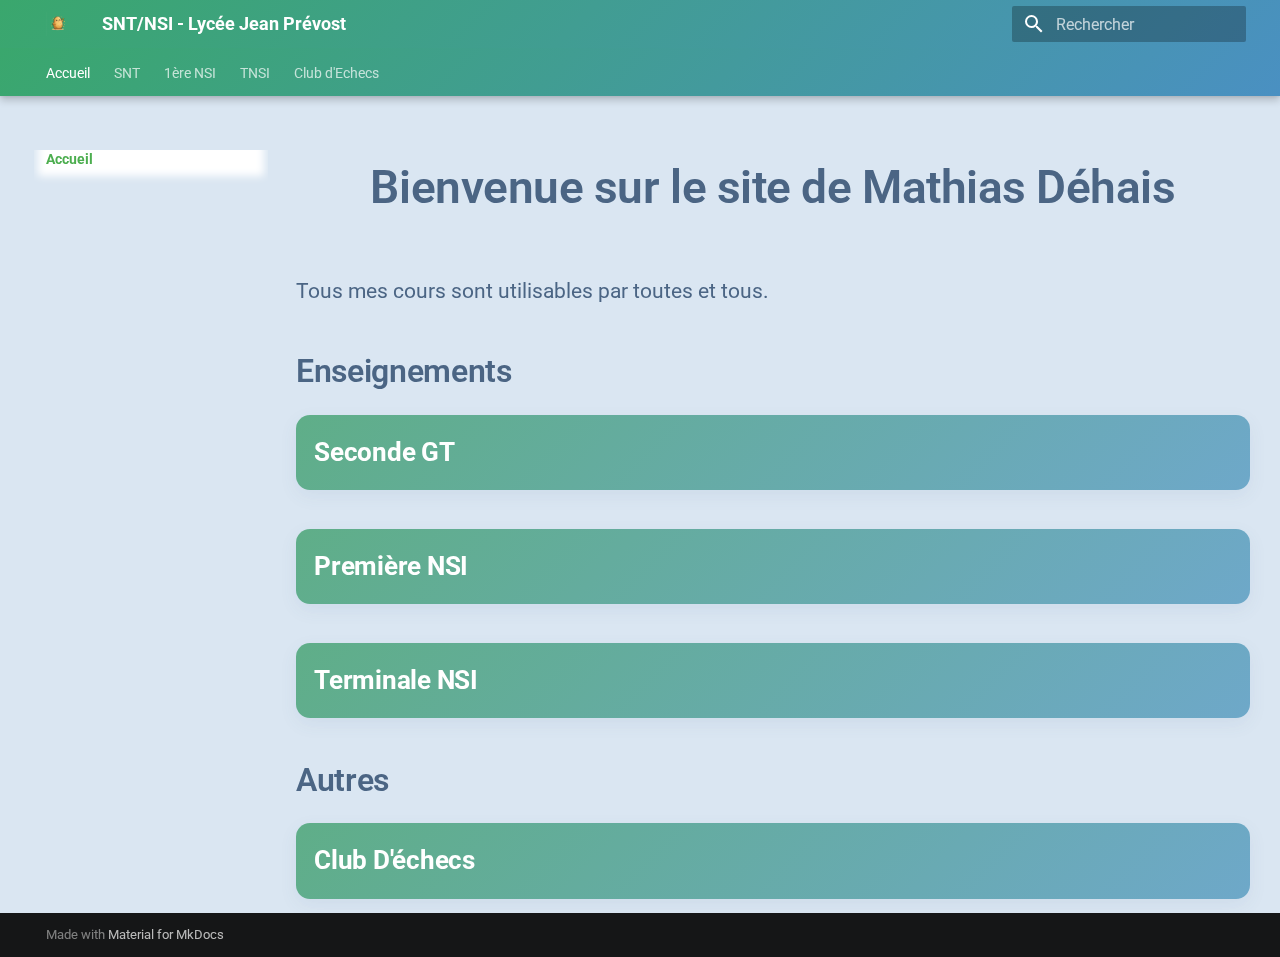
<file: index.html>
<!doctype html>
<html lang="fr" class="no-js">
  <head>
    
      <meta charset="utf-8">
      <meta name="viewport" content="width=device-width,initial-scale=1">
      
      
      
      
      
        <link rel="next" href="SNT/">
      
      
        
      
      
      <link rel="icon" href="assets/logo3.png">
      <meta name="generator" content="mkdocs-1.6.1, mkdocs-material-9.7.6">
    
    
      
        <title>Bienvenue sur le site de Mathias Déhais - SNT/NSI - Lycée Jean Prévost</title>
      
    
    
      <link rel="stylesheet" href="assets/stylesheets/main.484c7ddc.min.css">
      
        
        <link rel="stylesheet" href="assets/stylesheets/palette.ab4e12ef.min.css">
      
      


    
    
      
    
    
      
        
        
        <link rel="preconnect" href="https://fonts.gstatic.com" crossorigin>
        <link rel="stylesheet" href="https://fonts.googleapis.com/css?family=Roboto:300,300i,400,400i,700,700i%7CRoboto+Mono:400,400i,700,700i&display=fallback">
        <style>:root{--md-text-font:"Roboto";--md-code-font:"Roboto Mono"}</style>
      
    
    
      <link rel="stylesheet" href="styles/site.css">
    
    <script>__md_scope=new URL(".",location),__md_hash=e=>[...e].reduce(((e,_)=>(e<<5)-e+_.charCodeAt(0)),0),__md_get=(e,_=localStorage,t=__md_scope)=>JSON.parse(_.getItem(t.pathname+"."+e)),__md_set=(e,_,t=localStorage,a=__md_scope)=>{try{t.setItem(a.pathname+"."+e,JSON.stringify(_))}catch(e){}}</script>
    
      

    
    
  </head>
  
  
    
    
      
    
    
    
    
    <body dir="ltr" data-md-color-scheme="default" data-md-color-primary="green" data-md-color-accent="lime">
  
    
    <input class="md-toggle" data-md-toggle="drawer" type="checkbox" id="__drawer" autocomplete="off">
    <input class="md-toggle" data-md-toggle="search" type="checkbox" id="__search" autocomplete="off">
    <label class="md-overlay" for="__drawer"></label>
    <div data-md-component="skip">
      
        
        <a href="#bienvenue-sur-le-site-de-mathias-dehais" class="md-skip">
          Aller au contenu
        </a>
      
    </div>
    <div data-md-component="announce">
      
    </div>
    
    
      

  

<header class="md-header md-header--shadow md-header--lifted" data-md-component="header">
  <nav class="md-header__inner md-grid" aria-label="En-tête">
    <a href="." title="SNT/NSI - Lycée Jean Prévost" class="md-header__button md-logo" aria-label="SNT/NSI - Lycée Jean Prévost" data-md-component="logo">
      
  <img src="assets/logo3.png" alt="logo">

    </a>
    <label class="md-header__button md-icon" for="__drawer">
      
      <svg xmlns="http://www.w3.org/2000/svg" viewBox="0 0 24 24"><path d="M3 6h18v2H3zm0 5h18v2H3zm0 5h18v2H3z"/></svg>
    </label>
    <div class="md-header__title" data-md-component="header-title">
      <div class="md-header__ellipsis">
        <div class="md-header__topic">
          <span class="md-ellipsis">
            SNT/NSI - Lycée Jean Prévost
          </span>
        </div>
        <div class="md-header__topic" data-md-component="header-topic">
          <span class="md-ellipsis">
            
              Bienvenue sur le site de Mathias Déhais
            
          </span>
        </div>
      </div>
    </div>
    
      
        <form class="md-header__option" data-md-component="palette">
  
    
    
    
    <input class="md-option" data-md-color-media="" data-md-color-scheme="default" data-md-color-primary="green" data-md-color-accent="lime"  aria-hidden="true"  type="radio" name="__palette" id="__palette_0">
    
  
</form>
      
    
    
      <script>var palette=__md_get("__palette");if(palette&&palette.color){if("(prefers-color-scheme)"===palette.color.media){var media=matchMedia("(prefers-color-scheme: light)"),input=document.querySelector(media.matches?"[data-md-color-media='(prefers-color-scheme: light)']":"[data-md-color-media='(prefers-color-scheme: dark)']");palette.color.media=input.getAttribute("data-md-color-media"),palette.color.scheme=input.getAttribute("data-md-color-scheme"),palette.color.primary=input.getAttribute("data-md-color-primary"),palette.color.accent=input.getAttribute("data-md-color-accent")}for(var[key,value]of Object.entries(palette.color))document.body.setAttribute("data-md-color-"+key,value)}</script>
    
    
    
      
      
        <label class="md-header__button md-icon" for="__search">
          
          <svg xmlns="http://www.w3.org/2000/svg" viewBox="0 0 24 24"><path d="M9.5 3A6.5 6.5 0 0 1 16 9.5c0 1.61-.59 3.09-1.56 4.23l.27.27h.79l5 5-1.5 1.5-5-5v-.79l-.27-.27A6.52 6.52 0 0 1 9.5 16 6.5 6.5 0 0 1 3 9.5 6.5 6.5 0 0 1 9.5 3m0 2C7 5 5 7 5 9.5S7 14 9.5 14 14 12 14 9.5 12 5 9.5 5"/></svg>
        </label>
        <div class="md-search" data-md-component="search" role="dialog">
  <label class="md-search__overlay" for="__search"></label>
  <div class="md-search__inner" role="search">
    <form class="md-search__form" name="search">
      <input type="text" class="md-search__input" name="query" aria-label="Rechercher" placeholder="Rechercher" autocapitalize="off" autocorrect="off" autocomplete="off" spellcheck="false" data-md-component="search-query" required>
      <label class="md-search__icon md-icon" for="__search">
        
        <svg xmlns="http://www.w3.org/2000/svg" viewBox="0 0 24 24"><path d="M9.5 3A6.5 6.5 0 0 1 16 9.5c0 1.61-.59 3.09-1.56 4.23l.27.27h.79l5 5-1.5 1.5-5-5v-.79l-.27-.27A6.52 6.52 0 0 1 9.5 16 6.5 6.5 0 0 1 3 9.5 6.5 6.5 0 0 1 9.5 3m0 2C7 5 5 7 5 9.5S7 14 9.5 14 14 12 14 9.5 12 5 9.5 5"/></svg>
        
        <svg xmlns="http://www.w3.org/2000/svg" viewBox="0 0 24 24"><path d="M20 11v2H8l5.5 5.5-1.42 1.42L4.16 12l7.92-7.92L13.5 5.5 8 11z"/></svg>
      </label>
      <nav class="md-search__options" aria-label="Recherche">
        
        <button type="reset" class="md-search__icon md-icon" title="Effacer" aria-label="Effacer" tabindex="-1">
          
          <svg xmlns="http://www.w3.org/2000/svg" viewBox="0 0 24 24"><path d="M19 6.41 17.59 5 12 10.59 6.41 5 5 6.41 10.59 12 5 17.59 6.41 19 12 13.41 17.59 19 19 17.59 13.41 12z"/></svg>
        </button>
      </nav>
      
    </form>
    <div class="md-search__output">
      <div class="md-search__scrollwrap" tabindex="0" data-md-scrollfix>
        <div class="md-search-result" data-md-component="search-result">
          <div class="md-search-result__meta">
            Initialisation de la recherche
          </div>
          <ol class="md-search-result__list" role="presentation"></ol>
        </div>
      </div>
    </div>
  </div>
</div>
      
    
    
  </nav>
  
    
      
<nav class="md-tabs" aria-label="Onglets" data-md-component="tabs">
  <div class="md-grid">
    <ul class="md-tabs__list">
      
        
  
  
  
    
  
  
    
    
      <li class="md-tabs__item md-tabs__item--active">
        <a href="." class="md-tabs__link">
          
  
  
    
  
  Accueil

        </a>
      </li>
    
  

      
        
  
  
  
  
    
    
      <li class="md-tabs__item">
        <a href="SNT/" class="md-tabs__link">
          
  
  
    
  
  SNT

        </a>
      </li>
    
  

      
        
  
  
  
  
    
    
      <li class="md-tabs__item">
        <a href="1NSI/" class="md-tabs__link">
          
  
  
    
  
  1ère NSI

        </a>
      </li>
    
  

      
        
  
  
  
  
    
    
      <li class="md-tabs__item">
        <a href="TNSI/" class="md-tabs__link">
          
  
  
    
  
  TNSI

        </a>
      </li>
    
  

      
        
  
  
  
  
    <li class="md-tabs__item">
      <a href="echecs/" class="md-tabs__link">
        
  
  
    
  
  Club d'Echecs

      </a>
    </li>
  

      
    </ul>
  </div>
</nav>
    
  
</header>
    
    <div class="md-container" data-md-component="container">
      
      
        
      
      <main class="md-main" data-md-component="main">
        <div class="md-main__inner md-grid">
          
            
              
              <div class="md-sidebar md-sidebar--primary" data-md-component="sidebar" data-md-type="navigation" >
                <div class="md-sidebar__scrollwrap">
                  <div class="md-sidebar__inner">
                    


  


  

<nav class="md-nav md-nav--primary md-nav--lifted md-nav--integrated" aria-label="Navigation" data-md-level="0">
  <label class="md-nav__title" for="__drawer">
    <a href="." title="SNT/NSI - Lycée Jean Prévost" class="md-nav__button md-logo" aria-label="SNT/NSI - Lycée Jean Prévost" data-md-component="logo">
      
  <img src="assets/logo3.png" alt="logo">

    </a>
    SNT/NSI - Lycée Jean Prévost
  </label>
  
  <ul class="md-nav__list" data-md-scrollfix>
    
      
      
  
  
    
  
  
  
    
    
      
        
          
        
      
    
    
    
      
        
        
      
      
    
    
    <li class="md-nav__item md-nav__item--active md-nav__item--section md-nav__item--nested">
      
        
        
        <input class="md-nav__toggle md-toggle " type="checkbox" id="__nav_1" checked>
        
          
          <div class="md-nav__link md-nav__container">
            <a href="." class="md-nav__link md-nav__link--active">
              
  
  
  <span class="md-ellipsis">
    
  
    Accueil
  

    
  </span>
  
  

            </a>
            
          </div>
        
        <nav class="md-nav" data-md-level="1" aria-labelledby="__nav_1_label" aria-expanded="true">
          <label class="md-nav__title" for="__nav_1">
            <span class="md-nav__icon md-icon"></span>
            
  
    Accueil
  

          </label>
          <ul class="md-nav__list" data-md-scrollfix>
            
              
            
          </ul>
        </nav>
      
    </li>
  

    
      
      
  
  
  
  
    
    
      
        
          
        
      
        
      
        
      
        
      
    
    
    
      
      
    
    
    <li class="md-nav__item md-nav__item--nested">
      
        
        
        <input class="md-nav__toggle md-toggle " type="checkbox" id="__nav_2" >
        
          
          <div class="md-nav__link md-nav__container">
            <a href="SNT/" class="md-nav__link ">
              
  
  
  <span class="md-ellipsis">
    
  
    SNT
  

    
  </span>
  
  

            </a>
            
              
              <label class="md-nav__link " for="__nav_2" id="__nav_2_label" tabindex="0">
                <span class="md-nav__icon md-icon"></span>
              </label>
            
          </div>
        
        <nav class="md-nav" data-md-level="1" aria-labelledby="__nav_2_label" aria-expanded="false">
          <label class="md-nav__title" for="__nav_2">
            <span class="md-nav__icon md-icon"></span>
            
  
    SNT
  

          </label>
          <ul class="md-nav__list" data-md-scrollfix>
            
              
            
              
                
  
  
  
  
    <li class="md-nav__item">
      <a href="SNT/python/" class="md-nav__link">
        
  
  
  <span class="md-ellipsis">
    
  
    Thématique 0 - Python
  

    
  </span>
  
  

      </a>
    </li>
  

              
            
              
                
  
  
  
  
    <li class="md-nav__item">
      <a href="SNT/internet/" class="md-nav__link">
        
  
  
  <span class="md-ellipsis">
    
  
    Thématique 1 - Internet
  

    
  </span>
  
  

      </a>
    </li>
  

              
            
              
                
  
  
  
  
    <li class="md-nav__item">
      <a href="SNT/web/" class="md-nav__link">
        
  
  
  <span class="md-ellipsis">
    
  
    Thématique 2 - Web
  

    
  </span>
  
  

      </a>
    </li>
  

              
            
          </ul>
        </nav>
      
    </li>
  

    
      
      
  
  
  
  
    
    
      
        
          
        
      
        
      
        
      
        
      
        
      
        
      
    
    
    
      
      
    
    
    <li class="md-nav__item md-nav__item--nested">
      
        
        
        <input class="md-nav__toggle md-toggle " type="checkbox" id="__nav_3" >
        
          
          <div class="md-nav__link md-nav__container">
            <a href="1NSI/" class="md-nav__link ">
              
  
  
  <span class="md-ellipsis">
    
  
    1ère NSI
  

    
  </span>
  
  

            </a>
            
              
              <label class="md-nav__link " for="__nav_3" id="__nav_3_label" tabindex="0">
                <span class="md-nav__icon md-icon"></span>
              </label>
            
          </div>
        
        <nav class="md-nav" data-md-level="1" aria-labelledby="__nav_3_label" aria-expanded="false">
          <label class="md-nav__title" for="__nav_3">
            <span class="md-nav__icon md-icon"></span>
            
  
    1ère NSI
  

          </label>
          <ul class="md-nav__list" data-md-scrollfix>
            
              
            
              
                
  
  
  
  
    <li class="md-nav__item">
      <a href="1NSI/python/" class="md-nav__link">
        
  
  
  <span class="md-ellipsis">
    
  
    Thématique 1 - Langage et Programmation
  

    
  </span>
  
  

      </a>
    </li>
  

              
            
              
                
  
  
  
  
    <li class="md-nav__item">
      <a href="1NSI/donnees/" class="md-nav__link">
        
  
  
  <span class="md-ellipsis">
    
  
    Thématique 2 - Structures de données
  

    
  </span>
  
  

      </a>
    </li>
  

              
            
              
                
  
  
  
  
    <li class="md-nav__item">
      <a href="1NSI/algo/" class="md-nav__link">
        
  
  
  <span class="md-ellipsis">
    
  
    Thématique 3 - Algorithmique
  

    
  </span>
  
  

      </a>
    </li>
  

              
            
              
                
  
  
  
  
    <li class="md-nav__item">
      <a href="1NSI/tp/" class="md-nav__link">
        
  
  
  <span class="md-ellipsis">
    
  
    TP notés
  

    
  </span>
  
  

      </a>
    </li>
  

              
            
              
                
  
  
  
  
    <li class="md-nav__item">
      <a href="1NSI/projet/" class="md-nav__link">
        
  
  
  <span class="md-ellipsis">
    
  
    Projets
  

    
  </span>
  
  

      </a>
    </li>
  

              
            
          </ul>
        </nav>
      
    </li>
  

    
      
      
  
  
  
  
    
    
      
        
          
        
      
        
      
        
      
        
      
        
      
        
      
        
      
    
    
    
      
      
    
    
    <li class="md-nav__item md-nav__item--nested">
      
        
        
        <input class="md-nav__toggle md-toggle " type="checkbox" id="__nav_4" >
        
          
          <div class="md-nav__link md-nav__container">
            <a href="TNSI/" class="md-nav__link ">
              
  
  
  <span class="md-ellipsis">
    
  
    TNSI
  

    
  </span>
  
  

            </a>
            
              
              <label class="md-nav__link " for="__nav_4" id="__nav_4_label" tabindex="0">
                <span class="md-nav__icon md-icon"></span>
              </label>
            
          </div>
        
        <nav class="md-nav" data-md-level="1" aria-labelledby="__nav_4_label" aria-expanded="false">
          <label class="md-nav__title" for="__nav_4">
            <span class="md-nav__icon md-icon"></span>
            
  
    TNSI
  

          </label>
          <ul class="md-nav__list" data-md-scrollfix>
            
              
            
              
                
  
  
  
  
    <li class="md-nav__item">
      <a href="TNSI/python/" class="md-nav__link">
        
  
  
  <span class="md-ellipsis">
    
  
    Thématique 1 - Langage et Programmation
  

    
  </span>
  
  

      </a>
    </li>
  

              
            
              
                
  
  
  
  
    <li class="md-nav__item">
      <a href="TNSI/donnees/" class="md-nav__link">
        
  
  
  <span class="md-ellipsis">
    
  
    Thématique 2 - Structures de données
  

    
  </span>
  
  

      </a>
    </li>
  

              
            
              
                
  
  
  
  
    <li class="md-nav__item">
      <a href="TNSI/bdd/" class="md-nav__link">
        
  
  
  <span class="md-ellipsis">
    
  
    Thématique 3 - Base de données
  

    
  </span>
  
  

      </a>
    </li>
  

              
            
              
                
  
  
  
  
    <li class="md-nav__item">
      <a href="TNSI/architecture/" class="md-nav__link">
        
  
  
  <span class="md-ellipsis">
    
  
    Thématique 4 - Architecture et OS
  

    
  </span>
  
  

      </a>
    </li>
  

              
            
              
                
  
  
  
  
    <li class="md-nav__item">
      <a href="TNSI/tp/" class="md-nav__link">
        
  
  
  <span class="md-ellipsis">
    
  
    TP notés
  

    
  </span>
  
  

      </a>
    </li>
  

              
            
              
                
  
  
  
  
    <li class="md-nav__item">
      <a href="TNSI/projet/" class="md-nav__link">
        
  
  
  <span class="md-ellipsis">
    
  
    Projets
  

    
  </span>
  
  

      </a>
    </li>
  

              
            
          </ul>
        </nav>
      
    </li>
  

    
      
      
  
  
  
  
    <li class="md-nav__item">
      <a href="echecs/" class="md-nav__link">
        
  
  
  <span class="md-ellipsis">
    
  
    Club d'Echecs
  

    
  </span>
  
  

      </a>
    </li>
  

    
  </ul>
</nav>
                  </div>
                </div>
              </div>
            
            
          
          
            <div class="md-content" data-md-component="content">
              
                




              
              <article class="md-content__inner md-typeset">
                
                  



<h1 id="bienvenue-sur-le-site-de-mathias-dehais">Bienvenue sur le site de Mathias Déhais</h1>
<p>Tous mes cours sont utilisables par toutes et tous.</p>
<h2 id="enseignements">Enseignements</h2>
<h3 id="seconde-gt"><a href="SNT/">Seconde GT</a></h3>
<h3 id="premiere-nsi"><a href="1NSI/">Première NSI</a></h3>
<h3 id="terminale-nsi"><a href="TNSI/">Terminale NSI</a></h3>
<h2 id="autres">Autres</h2>
<h3 id="club-dechecs"><a href="echecs/">Club D'échecs</a></h3>












                
              </article>
            </div>
          
          
<script>var target=document.getElementById(location.hash.slice(1));target&&target.name&&(target.checked=target.name.startsWith("__tabbed_"))</script>
        </div>
        
          <button type="button" class="md-top md-icon" data-md-component="top" hidden>
  
  <svg xmlns="http://www.w3.org/2000/svg" viewBox="0 0 24 24"><path d="M13 20h-2V8l-5.5 5.5-1.42-1.42L12 4.16l7.92 7.92-1.42 1.42L13 8z"/></svg>
  Retour en haut de la page
</button>
        
      </main>
      
        <footer class="md-footer">
  
  <div class="md-footer-meta md-typeset">
    <div class="md-footer-meta__inner md-grid">
      <div class="md-copyright">
  
  
    Made with
    <a href="https://squidfunk.github.io/mkdocs-material/" target="_blank" rel="noopener">
      Material for MkDocs
    </a>
  
</div>
      
    </div>
  </div>
</footer>
      
    </div>
    <div class="md-dialog" data-md-component="dialog">
      <div class="md-dialog__inner md-typeset"></div>
    </div>
    
    
    
      
      
      <script id="__config" type="application/json">{"annotate": null, "base": ".", "features": ["navigation.tabs", "navigation.tabs.sticky", "navigation.top", "navigation.indexes", "navigation.path", "toc.integrate", "header.autohide", "navigation.instant"], "search": "assets/javascripts/workers/search.2c215733.min.js", "tags": null, "translations": {"clipboard.copied": "Copi\u00e9 dans le presse-papier", "clipboard.copy": "Copier dans le presse-papier", "search.result.more.one": "1 de plus sur cette page", "search.result.more.other": "# de plus sur cette page", "search.result.none": "Aucun document trouv\u00e9", "search.result.one": "1 document trouv\u00e9", "search.result.other": "# documents trouv\u00e9s", "search.result.placeholder": "Taper pour d\u00e9marrer la recherche", "search.result.term.missing": "Non trouv\u00e9", "select.version": "S\u00e9lectionner la version"}, "version": null}</script>
    
    
      <script src="assets/javascripts/bundle.79ae519e.min.js"></script>
      
    
  </body>
</html>
</file>
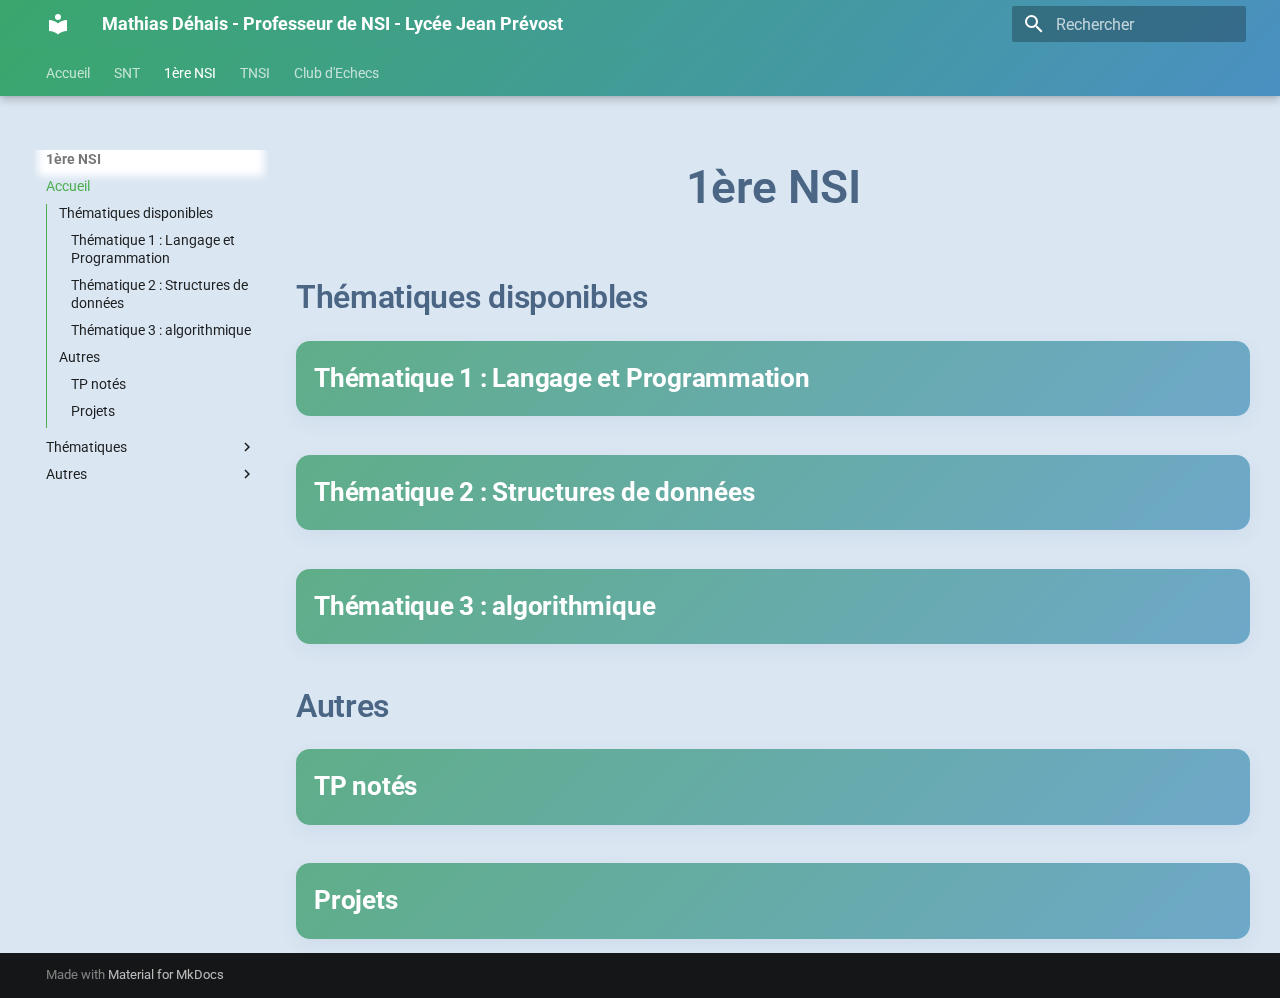
<file: 1NSI/index.html>
<!doctype html>
<html lang="fr" class="no-js">
  <head>
    
      <meta charset="utf-8">
      <meta name="viewport" content="width=device-width,initial-scale=1">
      
      
      
      
        <link rel="prev" href="../SNT/web/">
      
      
        <link rel="next" href="python/">
      
      
        
      
      
      <link rel="icon" href="../assets/images/favicon.png">
      <meta name="generator" content="mkdocs-1.6.1, mkdocs-material-9.7.5">
    
    
      
        <title>Accueil - Mathias Déhais - Professeur de NSI - Lycée Jean Prévost</title>
      
    
    
      <link rel="stylesheet" href="../assets/stylesheets/main.484c7ddc.min.css">
      
        
        <link rel="stylesheet" href="../assets/stylesheets/palette.ab4e12ef.min.css">
      
      


    
    
      
    
    
      
        
        
        <link rel="preconnect" href="https://fonts.gstatic.com" crossorigin>
        <link rel="stylesheet" href="https://fonts.googleapis.com/css?family=Roboto:300,300i,400,400i,700,700i%7CRoboto+Mono:400,400i,700,700i&display=fallback">
        <style>:root{--md-text-font:"Roboto";--md-code-font:"Roboto Mono"}</style>
      
    
    
      <link rel="stylesheet" href="../styles/site.css">
    
    <script>__md_scope=new URL("..",location),__md_hash=e=>[...e].reduce(((e,_)=>(e<<5)-e+_.charCodeAt(0)),0),__md_get=(e,_=localStorage,t=__md_scope)=>JSON.parse(_.getItem(t.pathname+"."+e)),__md_set=(e,_,t=localStorage,a=__md_scope)=>{try{t.setItem(a.pathname+"."+e,JSON.stringify(_))}catch(e){}}</script>
    
      

    
    
  </head>
  
  
    
    
      
    
    
    
    
    <body dir="ltr" data-md-color-scheme="default" data-md-color-primary="green" data-md-color-accent="lime">
  
    
    <input class="md-toggle" data-md-toggle="drawer" type="checkbox" id="__drawer" autocomplete="off">
    <input class="md-toggle" data-md-toggle="search" type="checkbox" id="__search" autocomplete="off">
    <label class="md-overlay" for="__drawer"></label>
    <div data-md-component="skip">
      
        
        <a href="#1ere-nsi" class="md-skip">
          Aller au contenu
        </a>
      
    </div>
    <div data-md-component="announce">
      
    </div>
    
    
      

  

<header class="md-header md-header--shadow md-header--lifted" data-md-component="header">
  <nav class="md-header__inner md-grid" aria-label="En-tête">
    <a href=".." title="Mathias Déhais - Professeur de NSI - Lycée Jean Prévost" class="md-header__button md-logo" aria-label="Mathias Déhais - Professeur de NSI - Lycée Jean Prévost" data-md-component="logo">
      
  
  <svg xmlns="http://www.w3.org/2000/svg" viewBox="0 0 24 24"><path d="M12 8a3 3 0 0 0 3-3 3 3 0 0 0-3-3 3 3 0 0 0-3 3 3 3 0 0 0 3 3m0 3.54C9.64 9.35 6.5 8 3 8v11c3.5 0 6.64 1.35 9 3.54 2.36-2.19 5.5-3.54 9-3.54V8c-3.5 0-6.64 1.35-9 3.54"/></svg>

    </a>
    <label class="md-header__button md-icon" for="__drawer">
      
      <svg xmlns="http://www.w3.org/2000/svg" viewBox="0 0 24 24"><path d="M3 6h18v2H3zm0 5h18v2H3zm0 5h18v2H3z"/></svg>
    </label>
    <div class="md-header__title" data-md-component="header-title">
      <div class="md-header__ellipsis">
        <div class="md-header__topic">
          <span class="md-ellipsis">
            Mathias Déhais - Professeur de NSI - Lycée Jean Prévost
          </span>
        </div>
        <div class="md-header__topic" data-md-component="header-topic">
          <span class="md-ellipsis">
            
              Accueil
            
          </span>
        </div>
      </div>
    </div>
    
      
        <form class="md-header__option" data-md-component="palette">
  
    
    
    
    <input class="md-option" data-md-color-media="" data-md-color-scheme="default" data-md-color-primary="green" data-md-color-accent="lime"  aria-hidden="true"  type="radio" name="__palette" id="__palette_0">
    
  
</form>
      
    
    
      <script>var palette=__md_get("__palette");if(palette&&palette.color){if("(prefers-color-scheme)"===palette.color.media){var media=matchMedia("(prefers-color-scheme: light)"),input=document.querySelector(media.matches?"[data-md-color-media='(prefers-color-scheme: light)']":"[data-md-color-media='(prefers-color-scheme: dark)']");palette.color.media=input.getAttribute("data-md-color-media"),palette.color.scheme=input.getAttribute("data-md-color-scheme"),palette.color.primary=input.getAttribute("data-md-color-primary"),palette.color.accent=input.getAttribute("data-md-color-accent")}for(var[key,value]of Object.entries(palette.color))document.body.setAttribute("data-md-color-"+key,value)}</script>
    
    
    
      
      
        <label class="md-header__button md-icon" for="__search">
          
          <svg xmlns="http://www.w3.org/2000/svg" viewBox="0 0 24 24"><path d="M9.5 3A6.5 6.5 0 0 1 16 9.5c0 1.61-.59 3.09-1.56 4.23l.27.27h.79l5 5-1.5 1.5-5-5v-.79l-.27-.27A6.52 6.52 0 0 1 9.5 16 6.5 6.5 0 0 1 3 9.5 6.5 6.5 0 0 1 9.5 3m0 2C7 5 5 7 5 9.5S7 14 9.5 14 14 12 14 9.5 12 5 9.5 5"/></svg>
        </label>
        <div class="md-search" data-md-component="search" role="dialog">
  <label class="md-search__overlay" for="__search"></label>
  <div class="md-search__inner" role="search">
    <form class="md-search__form" name="search">
      <input type="text" class="md-search__input" name="query" aria-label="Rechercher" placeholder="Rechercher" autocapitalize="off" autocorrect="off" autocomplete="off" spellcheck="false" data-md-component="search-query" required>
      <label class="md-search__icon md-icon" for="__search">
        
        <svg xmlns="http://www.w3.org/2000/svg" viewBox="0 0 24 24"><path d="M9.5 3A6.5 6.5 0 0 1 16 9.5c0 1.61-.59 3.09-1.56 4.23l.27.27h.79l5 5-1.5 1.5-5-5v-.79l-.27-.27A6.52 6.52 0 0 1 9.5 16 6.5 6.5 0 0 1 3 9.5 6.5 6.5 0 0 1 9.5 3m0 2C7 5 5 7 5 9.5S7 14 9.5 14 14 12 14 9.5 12 5 9.5 5"/></svg>
        
        <svg xmlns="http://www.w3.org/2000/svg" viewBox="0 0 24 24"><path d="M20 11v2H8l5.5 5.5-1.42 1.42L4.16 12l7.92-7.92L13.5 5.5 8 11z"/></svg>
      </label>
      <nav class="md-search__options" aria-label="Recherche">
        
        <button type="reset" class="md-search__icon md-icon" title="Effacer" aria-label="Effacer" tabindex="-1">
          
          <svg xmlns="http://www.w3.org/2000/svg" viewBox="0 0 24 24"><path d="M19 6.41 17.59 5 12 10.59 6.41 5 5 6.41 10.59 12 5 17.59 6.41 19 12 13.41 17.59 19 19 17.59 13.41 12z"/></svg>
        </button>
      </nav>
      
    </form>
    <div class="md-search__output">
      <div class="md-search__scrollwrap" tabindex="0" data-md-scrollfix>
        <div class="md-search-result" data-md-component="search-result">
          <div class="md-search-result__meta">
            Initialisation de la recherche
          </div>
          <ol class="md-search-result__list" role="presentation"></ol>
        </div>
      </div>
    </div>
  </div>
</div>
      
    
    
  </nav>
  
    
      
<nav class="md-tabs" aria-label="Onglets" data-md-component="tabs">
  <div class="md-grid">
    <ul class="md-tabs__list">
      
        
  
  
  
  
    <li class="md-tabs__item">
      <a href=".." class="md-tabs__link">
        
  
  
    
  
  Accueil

      </a>
    </li>
  

      
        
  
  
  
  
    
    
      <li class="md-tabs__item">
        <a href="../SNT/" class="md-tabs__link">
          
  
  
  SNT

        </a>
      </li>
    
  

      
        
  
  
  
    
  
  
    
    
      <li class="md-tabs__item md-tabs__item--active">
        <a href="./" class="md-tabs__link">
          
  
  
  1ère NSI

        </a>
      </li>
    
  

      
        
  
  
  
  
    
    
      <li class="md-tabs__item">
        <a href="../TNSI/" class="md-tabs__link">
          
  
  
  TNSI

        </a>
      </li>
    
  

      
        
  
  
  
  
    <li class="md-tabs__item">
      <a href="../echecs/" class="md-tabs__link">
        
  
  
    
  
  Club d'Echecs

      </a>
    </li>
  

      
    </ul>
  </div>
</nav>
    
  
</header>
    
    <div class="md-container" data-md-component="container">
      
      
        
      
      <main class="md-main" data-md-component="main">
        <div class="md-main__inner md-grid">
          
            
              
              <div class="md-sidebar md-sidebar--primary" data-md-component="sidebar" data-md-type="navigation" >
                <div class="md-sidebar__scrollwrap">
                  <div class="md-sidebar__inner">
                    


  


  

<nav class="md-nav md-nav--primary md-nav--lifted md-nav--integrated" aria-label="Navigation" data-md-level="0">
  <label class="md-nav__title" for="__drawer">
    <a href=".." title="Mathias Déhais - Professeur de NSI - Lycée Jean Prévost" class="md-nav__button md-logo" aria-label="Mathias Déhais - Professeur de NSI - Lycée Jean Prévost" data-md-component="logo">
      
  
  <svg xmlns="http://www.w3.org/2000/svg" viewBox="0 0 24 24"><path d="M12 8a3 3 0 0 0 3-3 3 3 0 0 0-3-3 3 3 0 0 0-3 3 3 3 0 0 0 3 3m0 3.54C9.64 9.35 6.5 8 3 8v11c3.5 0 6.64 1.35 9 3.54 2.36-2.19 5.5-3.54 9-3.54V8c-3.5 0-6.64 1.35-9 3.54"/></svg>

    </a>
    Mathias Déhais - Professeur de NSI - Lycée Jean Prévost
  </label>
  
  <ul class="md-nav__list" data-md-scrollfix>
    
      
      
  
  
  
  
    <li class="md-nav__item">
      <a href=".." class="md-nav__link">
        
  
  
  <span class="md-ellipsis">
    
  
    Accueil
  

    
  </span>
  
  

      </a>
    </li>
  

    
      
      
  
  
  
  
    
    
    
    
      
      
    
    
    <li class="md-nav__item md-nav__item--nested">
      
        
        
        <input class="md-nav__toggle md-toggle " type="checkbox" id="__nav_2" >
        
          
          <label class="md-nav__link" for="__nav_2" id="__nav_2_label" tabindex="0">
            
  
  
  <span class="md-ellipsis">
    
  
    SNT
  

    
  </span>
  
  

            <span class="md-nav__icon md-icon"></span>
          </label>
        
        <nav class="md-nav" data-md-level="1" aria-labelledby="__nav_2_label" aria-expanded="false">
          <label class="md-nav__title" for="__nav_2">
            <span class="md-nav__icon md-icon"></span>
            
  
    SNT
  

          </label>
          <ul class="md-nav__list" data-md-scrollfix>
            
              
                
  
  
  
  
    <li class="md-nav__item">
      <a href="../SNT/" class="md-nav__link">
        
  
  
  <span class="md-ellipsis">
    
  
    Accueil
  

    
  </span>
  
  

      </a>
    </li>
  

              
            
              
                
  
  
  
  
    
    
    
    
      
      
    
    
    <li class="md-nav__item md-nav__item--nested">
      
        
        
        <input class="md-nav__toggle md-toggle " type="checkbox" id="__nav_2_2" >
        
          
          <label class="md-nav__link" for="__nav_2_2" id="__nav_2_2_label" tabindex="0">
            
  
  
  <span class="md-ellipsis">
    
  
    Thématiques
  

    
  </span>
  
  

            <span class="md-nav__icon md-icon"></span>
          </label>
        
        <nav class="md-nav" data-md-level="2" aria-labelledby="__nav_2_2_label" aria-expanded="false">
          <label class="md-nav__title" for="__nav_2_2">
            <span class="md-nav__icon md-icon"></span>
            
  
    Thématiques
  

          </label>
          <ul class="md-nav__list" data-md-scrollfix>
            
              
                
  
  
  
  
    <li class="md-nav__item">
      <a href="../SNT/python/" class="md-nav__link">
        
  
  
  <span class="md-ellipsis">
    
  
    Thématique 0 - Python
  

    
  </span>
  
  

      </a>
    </li>
  

              
            
              
                
  
  
  
  
    <li class="md-nav__item">
      <a href="../SNT/internet/" class="md-nav__link">
        
  
  
  <span class="md-ellipsis">
    
  
    Thématique 1 - Internet
  

    
  </span>
  
  

      </a>
    </li>
  

              
            
              
                
  
  
  
  
    <li class="md-nav__item">
      <a href="../SNT/web/" class="md-nav__link">
        
  
  
  <span class="md-ellipsis">
    
  
    Thématique 2 - Web
  

    
  </span>
  
  

      </a>
    </li>
  

              
            
          </ul>
        </nav>
      
    </li>
  

              
            
          </ul>
        </nav>
      
    </li>
  

    
      
      
  
  
    
  
  
  
    
    
    
    
      
        
        
      
      
    
    
    <li class="md-nav__item md-nav__item--active md-nav__item--section md-nav__item--nested">
      
        
        
        <input class="md-nav__toggle md-toggle " type="checkbox" id="__nav_3" checked>
        
          
          <label class="md-nav__link" for="__nav_3" id="__nav_3_label" tabindex="">
            
  
  
  <span class="md-ellipsis">
    
  
    1ère NSI
  

    
  </span>
  
  

            <span class="md-nav__icon md-icon"></span>
          </label>
        
        <nav class="md-nav" data-md-level="1" aria-labelledby="__nav_3_label" aria-expanded="true">
          <label class="md-nav__title" for="__nav_3">
            <span class="md-nav__icon md-icon"></span>
            
  
    1ère NSI
  

          </label>
          <ul class="md-nav__list" data-md-scrollfix>
            
              
                
  
  
    
  
  
  
    <li class="md-nav__item md-nav__item--active">
      
      <input class="md-nav__toggle md-toggle" type="checkbox" id="__toc">
      
      
        
      
      
        <label class="md-nav__link md-nav__link--active" for="__toc">
          
  
  
  <span class="md-ellipsis">
    
  
    Accueil
  

    
  </span>
  
  

          <span class="md-nav__icon md-icon"></span>
        </label>
      
      <a href="./" class="md-nav__link md-nav__link--active">
        
  
  
  <span class="md-ellipsis">
    
  
    Accueil
  

    
  </span>
  
  

      </a>
      
        

<nav class="md-nav md-nav--secondary" aria-label="Table des matières">
  
  
  
    
  
  
    <label class="md-nav__title" for="__toc">
      <span class="md-nav__icon md-icon"></span>
      Table des matières
    </label>
    <ul class="md-nav__list" data-md-component="toc" data-md-scrollfix>
      
        <li class="md-nav__item">
  <a href="#thematiques-disponibles" class="md-nav__link">
    <span class="md-ellipsis">
      
        Thématiques disponibles
      
    </span>
  </a>
  
    <nav class="md-nav" aria-label="Thématiques disponibles">
      <ul class="md-nav__list">
        
          <li class="md-nav__item">
  <a href="#thematique-1-langage-et-programmation" class="md-nav__link">
    <span class="md-ellipsis">
      
        Thématique 1 : Langage et Programmation
      
    </span>
  </a>
  
</li>
        
          <li class="md-nav__item">
  <a href="#thematique-2-structures-de-donnees" class="md-nav__link">
    <span class="md-ellipsis">
      
        Thématique 2 : Structures de données
      
    </span>
  </a>
  
</li>
        
          <li class="md-nav__item">
  <a href="#thematique-3-algorithmique" class="md-nav__link">
    <span class="md-ellipsis">
      
        Thématique 3 : algorithmique
      
    </span>
  </a>
  
</li>
        
      </ul>
    </nav>
  
</li>
      
        <li class="md-nav__item">
  <a href="#autres" class="md-nav__link">
    <span class="md-ellipsis">
      
        Autres
      
    </span>
  </a>
  
    <nav class="md-nav" aria-label="Autres">
      <ul class="md-nav__list">
        
          <li class="md-nav__item">
  <a href="#tp-notes" class="md-nav__link">
    <span class="md-ellipsis">
      
        TP notés
      
    </span>
  </a>
  
</li>
        
          <li class="md-nav__item">
  <a href="#projets" class="md-nav__link">
    <span class="md-ellipsis">
      
        Projets
      
    </span>
  </a>
  
</li>
        
      </ul>
    </nav>
  
</li>
      
    </ul>
  
</nav>
      
    </li>
  

              
            
              
                
  
  
  
  
    
    
    
    
      
      
    
    
    <li class="md-nav__item md-nav__item--nested">
      
        
        
        <input class="md-nav__toggle md-toggle " type="checkbox" id="__nav_3_2" >
        
          
          <label class="md-nav__link" for="__nav_3_2" id="__nav_3_2_label" tabindex="0">
            
  
  
  <span class="md-ellipsis">
    
  
    Thématiques
  

    
  </span>
  
  

            <span class="md-nav__icon md-icon"></span>
          </label>
        
        <nav class="md-nav" data-md-level="2" aria-labelledby="__nav_3_2_label" aria-expanded="false">
          <label class="md-nav__title" for="__nav_3_2">
            <span class="md-nav__icon md-icon"></span>
            
  
    Thématiques
  

          </label>
          <ul class="md-nav__list" data-md-scrollfix>
            
              
                
  
  
  
  
    <li class="md-nav__item">
      <a href="python/" class="md-nav__link">
        
  
  
  <span class="md-ellipsis">
    
  
    Thématique 1 - Langage et Programmation
  

    
  </span>
  
  

      </a>
    </li>
  

              
            
              
                
  
  
  
  
    <li class="md-nav__item">
      <a href="donnees/" class="md-nav__link">
        
  
  
  <span class="md-ellipsis">
    
  
    Thématique 2 - Structures de données
  

    
  </span>
  
  

      </a>
    </li>
  

              
            
              
                
  
  
  
  
    <li class="md-nav__item">
      <a href="algo/" class="md-nav__link">
        
  
  
  <span class="md-ellipsis">
    
  
    Thématique 3 - Algorithmique
  

    
  </span>
  
  

      </a>
    </li>
  

              
            
          </ul>
        </nav>
      
    </li>
  

              
            
              
                
  
  
  
  
    
    
    
    
      
      
    
    
    <li class="md-nav__item md-nav__item--nested">
      
        
        
        <input class="md-nav__toggle md-toggle " type="checkbox" id="__nav_3_3" >
        
          
          <label class="md-nav__link" for="__nav_3_3" id="__nav_3_3_label" tabindex="0">
            
  
  
  <span class="md-ellipsis">
    
  
    Autres
  

    
  </span>
  
  

            <span class="md-nav__icon md-icon"></span>
          </label>
        
        <nav class="md-nav" data-md-level="2" aria-labelledby="__nav_3_3_label" aria-expanded="false">
          <label class="md-nav__title" for="__nav_3_3">
            <span class="md-nav__icon md-icon"></span>
            
  
    Autres
  

          </label>
          <ul class="md-nav__list" data-md-scrollfix>
            
              
                
  
  
  
  
    <li class="md-nav__item">
      <a href="tp/" class="md-nav__link">
        
  
  
  <span class="md-ellipsis">
    
  
    TP notés
  

    
  </span>
  
  

      </a>
    </li>
  

              
            
              
                
  
  
  
  
    <li class="md-nav__item">
      <a href="projet/" class="md-nav__link">
        
  
  
  <span class="md-ellipsis">
    
  
    Projets
  

    
  </span>
  
  

      </a>
    </li>
  

              
            
          </ul>
        </nav>
      
    </li>
  

              
            
          </ul>
        </nav>
      
    </li>
  

    
      
      
  
  
  
  
    
    
    
    
      
      
    
    
    <li class="md-nav__item md-nav__item--nested">
      
        
        
        <input class="md-nav__toggle md-toggle " type="checkbox" id="__nav_4" >
        
          
          <label class="md-nav__link" for="__nav_4" id="__nav_4_label" tabindex="0">
            
  
  
  <span class="md-ellipsis">
    
  
    TNSI
  

    
  </span>
  
  

            <span class="md-nav__icon md-icon"></span>
          </label>
        
        <nav class="md-nav" data-md-level="1" aria-labelledby="__nav_4_label" aria-expanded="false">
          <label class="md-nav__title" for="__nav_4">
            <span class="md-nav__icon md-icon"></span>
            
  
    TNSI
  

          </label>
          <ul class="md-nav__list" data-md-scrollfix>
            
              
                
  
  
  
  
    <li class="md-nav__item">
      <a href="../TNSI/" class="md-nav__link">
        
  
  
  <span class="md-ellipsis">
    
  
    Accueil
  

    
  </span>
  
  

      </a>
    </li>
  

              
            
          </ul>
        </nav>
      
    </li>
  

    
      
      
  
  
  
  
    <li class="md-nav__item">
      <a href="../echecs/" class="md-nav__link">
        
  
  
  <span class="md-ellipsis">
    
  
    Club d'Echecs
  

    
  </span>
  
  

      </a>
    </li>
  

    
  </ul>
</nav>
                  </div>
                </div>
              </div>
            
            
          
          
            <div class="md-content" data-md-component="content">
              
              <article class="md-content__inner md-typeset">
                
                  



<h1 id="1ere-nsi">1ère NSI</h1>
<h2 id="thematiques-disponibles">Thématiques disponibles</h2>
<h3 id="thematique-1-langage-et-programmation"><a href="python/">Thématique 1 : Langage et Programmation</a></h3>
<h3 id="thematique-2-structures-de-donnees"><a href="donnees/">Thématique 2 : Structures de données</a></h3>
<h3 id="thematique-3-algorithmique"><a href="algo/">Thématique 3 : algorithmique</a></h3>
<h2 id="autres">Autres</h2>
<h3 id="tp-notes"><a href="tp/">TP notés</a></h3>
<h3 id="projets"><a href="projet/">Projets</a></h3>












                
              </article>
            </div>
          
          
<script>var target=document.getElementById(location.hash.slice(1));target&&target.name&&(target.checked=target.name.startsWith("__tabbed_"))</script>
        </div>
        
          <button type="button" class="md-top md-icon" data-md-component="top" hidden>
  
  <svg xmlns="http://www.w3.org/2000/svg" viewBox="0 0 24 24"><path d="M13 20h-2V8l-5.5 5.5-1.42-1.42L12 4.16l7.92 7.92-1.42 1.42L13 8z"/></svg>
  Retour en haut de la page
</button>
        
      </main>
      
        <footer class="md-footer">
  
  <div class="md-footer-meta md-typeset">
    <div class="md-footer-meta__inner md-grid">
      <div class="md-copyright">
  
  
    Made with
    <a href="https://squidfunk.github.io/mkdocs-material/" target="_blank" rel="noopener">
      Material for MkDocs
    </a>
  
</div>
      
    </div>
  </div>
</footer>
      
    </div>
    <div class="md-dialog" data-md-component="dialog">
      <div class="md-dialog__inner md-typeset"></div>
    </div>
    
    
    
      
      
      <script id="__config" type="application/json">{"annotate": null, "base": "..", "features": ["navigation.tabs", "navigation.tabs.sticky", "navigation.top", "toc.integrate"], "search": "../assets/javascripts/workers/search.2c215733.min.js", "tags": null, "translations": {"clipboard.copied": "Copi\u00e9 dans le presse-papier", "clipboard.copy": "Copier dans le presse-papier", "search.result.more.one": "1 de plus sur cette page", "search.result.more.other": "# de plus sur cette page", "search.result.none": "Aucun document trouv\u00e9", "search.result.one": "1 document trouv\u00e9", "search.result.other": "# documents trouv\u00e9s", "search.result.placeholder": "Taper pour d\u00e9marrer la recherche", "search.result.term.missing": "Non trouv\u00e9", "select.version": "S\u00e9lectionner la version"}, "version": null}</script>
    
    
      <script src="../assets/javascripts/bundle.79ae519e.min.js"></script>
      
    
  </body>
</html>
</file>
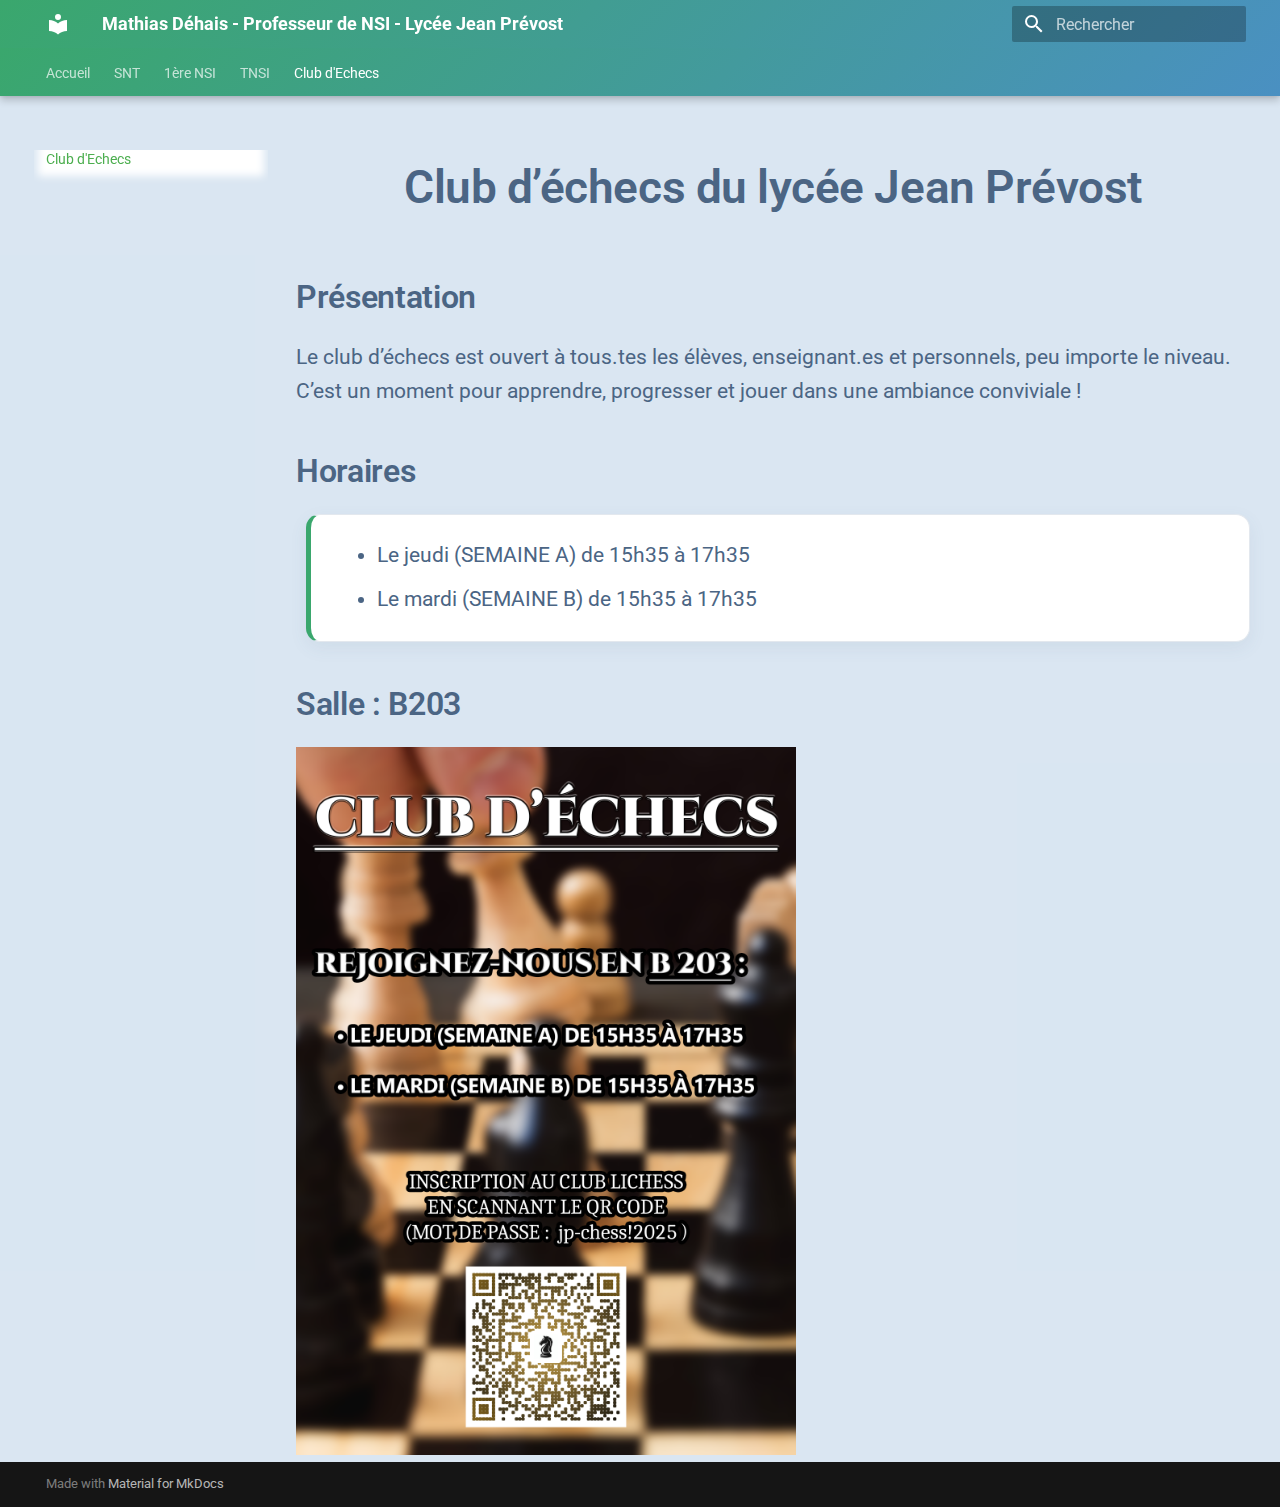
<file: echecs/index.html>
<!doctype html>
<html lang="fr" class="no-js">
  <head>
    
      <meta charset="utf-8">
      <meta name="viewport" content="width=device-width,initial-scale=1">
      
      
      
      
        <link rel="prev" href="../TNSI/">
      
      
      
        
      
      
      <link rel="icon" href="../assets/images/favicon.png">
      <meta name="generator" content="mkdocs-1.6.1, mkdocs-material-9.7.5">
    
    
      
        <title>Club d'Echecs - Mathias Déhais - Professeur de NSI - Lycée Jean Prévost</title>
      
    
    
      <link rel="stylesheet" href="../assets/stylesheets/main.484c7ddc.min.css">
      
        
        <link rel="stylesheet" href="../assets/stylesheets/palette.ab4e12ef.min.css">
      
      


    
    
      
    
    
      
        
        
        <link rel="preconnect" href="https://fonts.gstatic.com" crossorigin>
        <link rel="stylesheet" href="https://fonts.googleapis.com/css?family=Roboto:300,300i,400,400i,700,700i%7CRoboto+Mono:400,400i,700,700i&display=fallback">
        <style>:root{--md-text-font:"Roboto";--md-code-font:"Roboto Mono"}</style>
      
    
    
      <link rel="stylesheet" href="../styles/site.css">
    
    <script>__md_scope=new URL("..",location),__md_hash=e=>[...e].reduce(((e,_)=>(e<<5)-e+_.charCodeAt(0)),0),__md_get=(e,_=localStorage,t=__md_scope)=>JSON.parse(_.getItem(t.pathname+"."+e)),__md_set=(e,_,t=localStorage,a=__md_scope)=>{try{t.setItem(a.pathname+"."+e,JSON.stringify(_))}catch(e){}}</script>
    
      

    
    
  </head>
  
  
    
    
      
    
    
    
    
    <body dir="ltr" data-md-color-scheme="default" data-md-color-primary="green" data-md-color-accent="lime">
  
    
    <input class="md-toggle" data-md-toggle="drawer" type="checkbox" id="__drawer" autocomplete="off">
    <input class="md-toggle" data-md-toggle="search" type="checkbox" id="__search" autocomplete="off">
    <label class="md-overlay" for="__drawer"></label>
    <div data-md-component="skip">
      
    </div>
    <div data-md-component="announce">
      
    </div>
    
    
      

  

<header class="md-header md-header--shadow md-header--lifted" data-md-component="header">
  <nav class="md-header__inner md-grid" aria-label="En-tête">
    <a href=".." title="Mathias Déhais - Professeur de NSI - Lycée Jean Prévost" class="md-header__button md-logo" aria-label="Mathias Déhais - Professeur de NSI - Lycée Jean Prévost" data-md-component="logo">
      
  
  <svg xmlns="http://www.w3.org/2000/svg" viewBox="0 0 24 24"><path d="M12 8a3 3 0 0 0 3-3 3 3 0 0 0-3-3 3 3 0 0 0-3 3 3 3 0 0 0 3 3m0 3.54C9.64 9.35 6.5 8 3 8v11c3.5 0 6.64 1.35 9 3.54 2.36-2.19 5.5-3.54 9-3.54V8c-3.5 0-6.64 1.35-9 3.54"/></svg>

    </a>
    <label class="md-header__button md-icon" for="__drawer">
      
      <svg xmlns="http://www.w3.org/2000/svg" viewBox="0 0 24 24"><path d="M3 6h18v2H3zm0 5h18v2H3zm0 5h18v2H3z"/></svg>
    </label>
    <div class="md-header__title" data-md-component="header-title">
      <div class="md-header__ellipsis">
        <div class="md-header__topic">
          <span class="md-ellipsis">
            Mathias Déhais - Professeur de NSI - Lycée Jean Prévost
          </span>
        </div>
        <div class="md-header__topic" data-md-component="header-topic">
          <span class="md-ellipsis">
            
              Club d'Echecs
            
          </span>
        </div>
      </div>
    </div>
    
      
        <form class="md-header__option" data-md-component="palette">
  
    
    
    
    <input class="md-option" data-md-color-media="" data-md-color-scheme="default" data-md-color-primary="green" data-md-color-accent="lime"  aria-hidden="true"  type="radio" name="__palette" id="__palette_0">
    
  
</form>
      
    
    
      <script>var palette=__md_get("__palette");if(palette&&palette.color){if("(prefers-color-scheme)"===palette.color.media){var media=matchMedia("(prefers-color-scheme: light)"),input=document.querySelector(media.matches?"[data-md-color-media='(prefers-color-scheme: light)']":"[data-md-color-media='(prefers-color-scheme: dark)']");palette.color.media=input.getAttribute("data-md-color-media"),palette.color.scheme=input.getAttribute("data-md-color-scheme"),palette.color.primary=input.getAttribute("data-md-color-primary"),palette.color.accent=input.getAttribute("data-md-color-accent")}for(var[key,value]of Object.entries(palette.color))document.body.setAttribute("data-md-color-"+key,value)}</script>
    
    
    
      
      
        <label class="md-header__button md-icon" for="__search">
          
          <svg xmlns="http://www.w3.org/2000/svg" viewBox="0 0 24 24"><path d="M9.5 3A6.5 6.5 0 0 1 16 9.5c0 1.61-.59 3.09-1.56 4.23l.27.27h.79l5 5-1.5 1.5-5-5v-.79l-.27-.27A6.52 6.52 0 0 1 9.5 16 6.5 6.5 0 0 1 3 9.5 6.5 6.5 0 0 1 9.5 3m0 2C7 5 5 7 5 9.5S7 14 9.5 14 14 12 14 9.5 12 5 9.5 5"/></svg>
        </label>
        <div class="md-search" data-md-component="search" role="dialog">
  <label class="md-search__overlay" for="__search"></label>
  <div class="md-search__inner" role="search">
    <form class="md-search__form" name="search">
      <input type="text" class="md-search__input" name="query" aria-label="Rechercher" placeholder="Rechercher" autocapitalize="off" autocorrect="off" autocomplete="off" spellcheck="false" data-md-component="search-query" required>
      <label class="md-search__icon md-icon" for="__search">
        
        <svg xmlns="http://www.w3.org/2000/svg" viewBox="0 0 24 24"><path d="M9.5 3A6.5 6.5 0 0 1 16 9.5c0 1.61-.59 3.09-1.56 4.23l.27.27h.79l5 5-1.5 1.5-5-5v-.79l-.27-.27A6.52 6.52 0 0 1 9.5 16 6.5 6.5 0 0 1 3 9.5 6.5 6.5 0 0 1 9.5 3m0 2C7 5 5 7 5 9.5S7 14 9.5 14 14 12 14 9.5 12 5 9.5 5"/></svg>
        
        <svg xmlns="http://www.w3.org/2000/svg" viewBox="0 0 24 24"><path d="M20 11v2H8l5.5 5.5-1.42 1.42L4.16 12l7.92-7.92L13.5 5.5 8 11z"/></svg>
      </label>
      <nav class="md-search__options" aria-label="Recherche">
        
        <button type="reset" class="md-search__icon md-icon" title="Effacer" aria-label="Effacer" tabindex="-1">
          
          <svg xmlns="http://www.w3.org/2000/svg" viewBox="0 0 24 24"><path d="M19 6.41 17.59 5 12 10.59 6.41 5 5 6.41 10.59 12 5 17.59 6.41 19 12 13.41 17.59 19 19 17.59 13.41 12z"/></svg>
        </button>
      </nav>
      
    </form>
    <div class="md-search__output">
      <div class="md-search__scrollwrap" tabindex="0" data-md-scrollfix>
        <div class="md-search-result" data-md-component="search-result">
          <div class="md-search-result__meta">
            Initialisation de la recherche
          </div>
          <ol class="md-search-result__list" role="presentation"></ol>
        </div>
      </div>
    </div>
  </div>
</div>
      
    
    
  </nav>
  
    
      
<nav class="md-tabs" aria-label="Onglets" data-md-component="tabs">
  <div class="md-grid">
    <ul class="md-tabs__list">
      
        
  
  
  
  
    <li class="md-tabs__item">
      <a href=".." class="md-tabs__link">
        
  
  
    
  
  Accueil

      </a>
    </li>
  

      
        
  
  
  
  
    
    
      <li class="md-tabs__item">
        <a href="../SNT/" class="md-tabs__link">
          
  
  
  SNT

        </a>
      </li>
    
  

      
        
  
  
  
  
    
    
      <li class="md-tabs__item">
        <a href="../1NSI/" class="md-tabs__link">
          
  
  
  1ère NSI

        </a>
      </li>
    
  

      
        
  
  
  
  
    
    
      <li class="md-tabs__item">
        <a href="../TNSI/" class="md-tabs__link">
          
  
  
  TNSI

        </a>
      </li>
    
  

      
        
  
  
  
    
  
  
    <li class="md-tabs__item md-tabs__item--active">
      <a href="./" class="md-tabs__link">
        
  
  
    
  
  Club d'Echecs

      </a>
    </li>
  

      
    </ul>
  </div>
</nav>
    
  
</header>
    
    <div class="md-container" data-md-component="container">
      
      
        
      
      <main class="md-main" data-md-component="main">
        <div class="md-main__inner md-grid">
          
            
              
              <div class="md-sidebar md-sidebar--primary" data-md-component="sidebar" data-md-type="navigation" >
                <div class="md-sidebar__scrollwrap">
                  <div class="md-sidebar__inner">
                    


  


  

<nav class="md-nav md-nav--primary md-nav--lifted md-nav--integrated" aria-label="Navigation" data-md-level="0">
  <label class="md-nav__title" for="__drawer">
    <a href=".." title="Mathias Déhais - Professeur de NSI - Lycée Jean Prévost" class="md-nav__button md-logo" aria-label="Mathias Déhais - Professeur de NSI - Lycée Jean Prévost" data-md-component="logo">
      
  
  <svg xmlns="http://www.w3.org/2000/svg" viewBox="0 0 24 24"><path d="M12 8a3 3 0 0 0 3-3 3 3 0 0 0-3-3 3 3 0 0 0-3 3 3 3 0 0 0 3 3m0 3.54C9.64 9.35 6.5 8 3 8v11c3.5 0 6.64 1.35 9 3.54 2.36-2.19 5.5-3.54 9-3.54V8c-3.5 0-6.64 1.35-9 3.54"/></svg>

    </a>
    Mathias Déhais - Professeur de NSI - Lycée Jean Prévost
  </label>
  
  <ul class="md-nav__list" data-md-scrollfix>
    
      
      
  
  
  
  
    <li class="md-nav__item">
      <a href=".." class="md-nav__link">
        
  
  
  <span class="md-ellipsis">
    
  
    Accueil
  

    
  </span>
  
  

      </a>
    </li>
  

    
      
      
  
  
  
  
    
    
    
    
      
      
    
    
    <li class="md-nav__item md-nav__item--nested">
      
        
        
        <input class="md-nav__toggle md-toggle " type="checkbox" id="__nav_2" >
        
          
          <label class="md-nav__link" for="__nav_2" id="__nav_2_label" tabindex="0">
            
  
  
  <span class="md-ellipsis">
    
  
    SNT
  

    
  </span>
  
  

            <span class="md-nav__icon md-icon"></span>
          </label>
        
        <nav class="md-nav" data-md-level="1" aria-labelledby="__nav_2_label" aria-expanded="false">
          <label class="md-nav__title" for="__nav_2">
            <span class="md-nav__icon md-icon"></span>
            
  
    SNT
  

          </label>
          <ul class="md-nav__list" data-md-scrollfix>
            
              
                
  
  
  
  
    <li class="md-nav__item">
      <a href="../SNT/" class="md-nav__link">
        
  
  
  <span class="md-ellipsis">
    
  
    Accueil
  

    
  </span>
  
  

      </a>
    </li>
  

              
            
              
                
  
  
  
  
    
    
    
    
      
      
    
    
    <li class="md-nav__item md-nav__item--nested">
      
        
        
        <input class="md-nav__toggle md-toggle " type="checkbox" id="__nav_2_2" >
        
          
          <label class="md-nav__link" for="__nav_2_2" id="__nav_2_2_label" tabindex="0">
            
  
  
  <span class="md-ellipsis">
    
  
    Thématiques
  

    
  </span>
  
  

            <span class="md-nav__icon md-icon"></span>
          </label>
        
        <nav class="md-nav" data-md-level="2" aria-labelledby="__nav_2_2_label" aria-expanded="false">
          <label class="md-nav__title" for="__nav_2_2">
            <span class="md-nav__icon md-icon"></span>
            
  
    Thématiques
  

          </label>
          <ul class="md-nav__list" data-md-scrollfix>
            
              
                
  
  
  
  
    <li class="md-nav__item">
      <a href="../SNT/python/" class="md-nav__link">
        
  
  
  <span class="md-ellipsis">
    
  
    Thématique 0 - Python
  

    
  </span>
  
  

      </a>
    </li>
  

              
            
              
                
  
  
  
  
    <li class="md-nav__item">
      <a href="../SNT/internet/" class="md-nav__link">
        
  
  
  <span class="md-ellipsis">
    
  
    Thématique 1 - Internet
  

    
  </span>
  
  

      </a>
    </li>
  

              
            
              
                
  
  
  
  
    <li class="md-nav__item">
      <a href="../SNT/web/" class="md-nav__link">
        
  
  
  <span class="md-ellipsis">
    
  
    Thématique 2 - Web
  

    
  </span>
  
  

      </a>
    </li>
  

              
            
          </ul>
        </nav>
      
    </li>
  

              
            
          </ul>
        </nav>
      
    </li>
  

    
      
      
  
  
  
  
    
    
    
    
      
      
    
    
    <li class="md-nav__item md-nav__item--nested">
      
        
        
        <input class="md-nav__toggle md-toggle " type="checkbox" id="__nav_3" >
        
          
          <label class="md-nav__link" for="__nav_3" id="__nav_3_label" tabindex="0">
            
  
  
  <span class="md-ellipsis">
    
  
    1ère NSI
  

    
  </span>
  
  

            <span class="md-nav__icon md-icon"></span>
          </label>
        
        <nav class="md-nav" data-md-level="1" aria-labelledby="__nav_3_label" aria-expanded="false">
          <label class="md-nav__title" for="__nav_3">
            <span class="md-nav__icon md-icon"></span>
            
  
    1ère NSI
  

          </label>
          <ul class="md-nav__list" data-md-scrollfix>
            
              
                
  
  
  
  
    <li class="md-nav__item">
      <a href="../1NSI/" class="md-nav__link">
        
  
  
  <span class="md-ellipsis">
    
  
    Accueil
  

    
  </span>
  
  

      </a>
    </li>
  

              
            
              
                
  
  
  
  
    
    
    
    
      
      
    
    
    <li class="md-nav__item md-nav__item--nested">
      
        
        
        <input class="md-nav__toggle md-toggle " type="checkbox" id="__nav_3_2" >
        
          
          <label class="md-nav__link" for="__nav_3_2" id="__nav_3_2_label" tabindex="0">
            
  
  
  <span class="md-ellipsis">
    
  
    Thématiques
  

    
  </span>
  
  

            <span class="md-nav__icon md-icon"></span>
          </label>
        
        <nav class="md-nav" data-md-level="2" aria-labelledby="__nav_3_2_label" aria-expanded="false">
          <label class="md-nav__title" for="__nav_3_2">
            <span class="md-nav__icon md-icon"></span>
            
  
    Thématiques
  

          </label>
          <ul class="md-nav__list" data-md-scrollfix>
            
              
                
  
  
  
  
    <li class="md-nav__item">
      <a href="../1NSI/python/" class="md-nav__link">
        
  
  
  <span class="md-ellipsis">
    
  
    Thématique 1 - Langage et Programmation
  

    
  </span>
  
  

      </a>
    </li>
  

              
            
              
                
  
  
  
  
    <li class="md-nav__item">
      <a href="../1NSI/donnees/" class="md-nav__link">
        
  
  
  <span class="md-ellipsis">
    
  
    Thématique 2 - Structures de données
  

    
  </span>
  
  

      </a>
    </li>
  

              
            
              
                
  
  
  
  
    <li class="md-nav__item">
      <a href="../1NSI/algo/" class="md-nav__link">
        
  
  
  <span class="md-ellipsis">
    
  
    Thématique 3 - Algorithmique
  

    
  </span>
  
  

      </a>
    </li>
  

              
            
          </ul>
        </nav>
      
    </li>
  

              
            
              
                
  
  
  
  
    
    
    
    
      
      
    
    
    <li class="md-nav__item md-nav__item--nested">
      
        
        
        <input class="md-nav__toggle md-toggle " type="checkbox" id="__nav_3_3" >
        
          
          <label class="md-nav__link" for="__nav_3_3" id="__nav_3_3_label" tabindex="0">
            
  
  
  <span class="md-ellipsis">
    
  
    Autres
  

    
  </span>
  
  

            <span class="md-nav__icon md-icon"></span>
          </label>
        
        <nav class="md-nav" data-md-level="2" aria-labelledby="__nav_3_3_label" aria-expanded="false">
          <label class="md-nav__title" for="__nav_3_3">
            <span class="md-nav__icon md-icon"></span>
            
  
    Autres
  

          </label>
          <ul class="md-nav__list" data-md-scrollfix>
            
              
                
  
  
  
  
    <li class="md-nav__item">
      <a href="../1NSI/tp/" class="md-nav__link">
        
  
  
  <span class="md-ellipsis">
    
  
    TP notés
  

    
  </span>
  
  

      </a>
    </li>
  

              
            
              
                
  
  
  
  
    <li class="md-nav__item">
      <a href="../1NSI/projet/" class="md-nav__link">
        
  
  
  <span class="md-ellipsis">
    
  
    Projets
  

    
  </span>
  
  

      </a>
    </li>
  

              
            
          </ul>
        </nav>
      
    </li>
  

              
            
          </ul>
        </nav>
      
    </li>
  

    
      
      
  
  
  
  
    
    
    
    
      
      
    
    
    <li class="md-nav__item md-nav__item--nested">
      
        
        
        <input class="md-nav__toggle md-toggle " type="checkbox" id="__nav_4" >
        
          
          <label class="md-nav__link" for="__nav_4" id="__nav_4_label" tabindex="0">
            
  
  
  <span class="md-ellipsis">
    
  
    TNSI
  

    
  </span>
  
  

            <span class="md-nav__icon md-icon"></span>
          </label>
        
        <nav class="md-nav" data-md-level="1" aria-labelledby="__nav_4_label" aria-expanded="false">
          <label class="md-nav__title" for="__nav_4">
            <span class="md-nav__icon md-icon"></span>
            
  
    TNSI
  

          </label>
          <ul class="md-nav__list" data-md-scrollfix>
            
              
                
  
  
  
  
    <li class="md-nav__item">
      <a href="../TNSI/" class="md-nav__link">
        
  
  
  <span class="md-ellipsis">
    
  
    Accueil
  

    
  </span>
  
  

      </a>
    </li>
  

              
            
          </ul>
        </nav>
      
    </li>
  

    
      
      
  
  
    
  
  
  
    <li class="md-nav__item md-nav__item--active">
      
      <input class="md-nav__toggle md-toggle" type="checkbox" id="__toc">
      
      
      
      <a href="./" class="md-nav__link md-nav__link--active">
        
  
  
  <span class="md-ellipsis">
    
  
    Club d'Echecs
  

    
  </span>
  
  

      </a>
      
    </li>
  

    
  </ul>
</nav>
                  </div>
                </div>
              </div>
            
            
          
          
            <div class="md-content" data-md-component="content">
              
              <article class="md-content__inner md-typeset">
                
                  



<h1>Club d’échecs du lycée Jean Prévost</h1>

<div class="echecs-intro">

  <div>
    <h2>Présentation</h2>
    <p>
      Le club d’échecs est ouvert à tous.tes les élèves, enseignant.es et personnels, peu importe le niveau.<br>
      C’est un moment pour apprendre, progresser et jouer dans une ambiance conviviale !
    </p>

    <h2>Horaires</h2>
    <ul>
      <li>Le jeudi (SEMAINE A) de 15h35 à 17h35 </li>
      <li>Le mardi (SEMAINE B) de 15h35 à 17h35 </li>
    </ul>

    <h2>Salle : B203</h2>
  </div>

  <div>
    <img src="images/Affiche_grand.png" width="500">
  </div>

</div>












                
              </article>
            </div>
          
          
<script>var target=document.getElementById(location.hash.slice(1));target&&target.name&&(target.checked=target.name.startsWith("__tabbed_"))</script>
        </div>
        
          <button type="button" class="md-top md-icon" data-md-component="top" hidden>
  
  <svg xmlns="http://www.w3.org/2000/svg" viewBox="0 0 24 24"><path d="M13 20h-2V8l-5.5 5.5-1.42-1.42L12 4.16l7.92 7.92-1.42 1.42L13 8z"/></svg>
  Retour en haut de la page
</button>
        
      </main>
      
        <footer class="md-footer">
  
  <div class="md-footer-meta md-typeset">
    <div class="md-footer-meta__inner md-grid">
      <div class="md-copyright">
  
  
    Made with
    <a href="https://squidfunk.github.io/mkdocs-material/" target="_blank" rel="noopener">
      Material for MkDocs
    </a>
  
</div>
      
    </div>
  </div>
</footer>
      
    </div>
    <div class="md-dialog" data-md-component="dialog">
      <div class="md-dialog__inner md-typeset"></div>
    </div>
    
    
    
      
      
      <script id="__config" type="application/json">{"annotate": null, "base": "..", "features": ["navigation.tabs", "navigation.tabs.sticky", "navigation.top", "toc.integrate"], "search": "../assets/javascripts/workers/search.2c215733.min.js", "tags": null, "translations": {"clipboard.copied": "Copi\u00e9 dans le presse-papier", "clipboard.copy": "Copier dans le presse-papier", "search.result.more.one": "1 de plus sur cette page", "search.result.more.other": "# de plus sur cette page", "search.result.none": "Aucun document trouv\u00e9", "search.result.one": "1 document trouv\u00e9", "search.result.other": "# documents trouv\u00e9s", "search.result.placeholder": "Taper pour d\u00e9marrer la recherche", "search.result.term.missing": "Non trouv\u00e9", "select.version": "S\u00e9lectionner la version"}, "version": null}</script>
    
    
      <script src="../assets/javascripts/bundle.79ae519e.min.js"></script>
      
    
  </body>
</html>
</file>
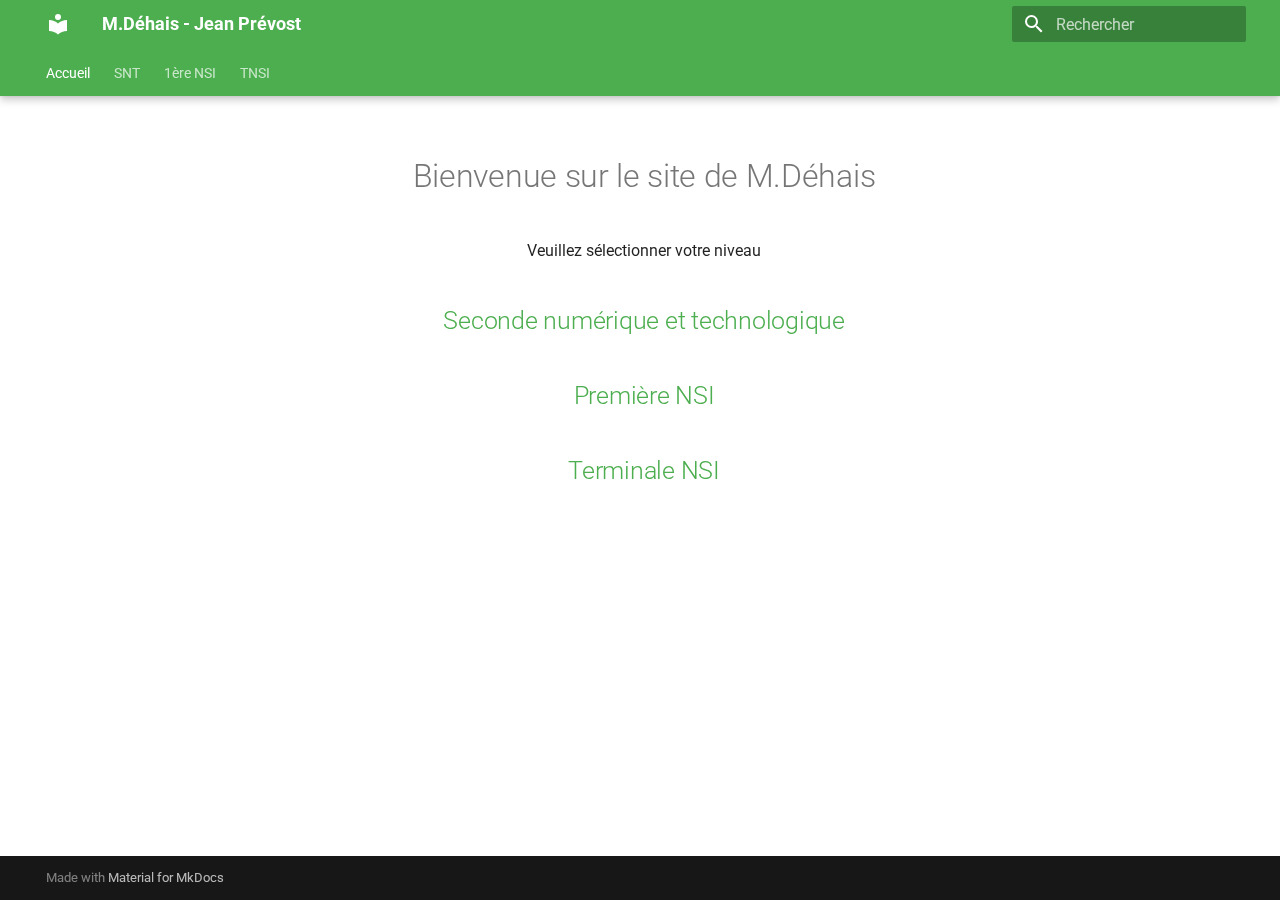
<file: site/index.html>
<!doctype html>
<html lang="fr" class="no-js">
  <head>
    
      <meta charset="utf-8">
      <meta name="viewport" content="width=device-width,initial-scale=1">
      
      
      
      
      
        <link rel="next" href="SNT/">
      
      
      <link rel="icon" href="assets/images/favicon.png">
      <meta name="generator" content="mkdocs-1.6.1, mkdocs-material-9.6.20">
    
    
      
        <title>M.Déhais - Jean Prévost</title>
      
    
    
      <link rel="stylesheet" href="assets/stylesheets/main.e53b48f4.min.css">
      
        
        <link rel="stylesheet" href="assets/stylesheets/palette.06af60db.min.css">
      
      


    
    
      
    
    
      
        
        
        <link rel="preconnect" href="https://fonts.gstatic.com" crossorigin>
        <link rel="stylesheet" href="https://fonts.googleapis.com/css?family=Roboto:300,300i,400,400i,700,700i%7CRoboto+Mono:400,400i,700,700i&display=fallback">
        <style>:root{--md-text-font:"Roboto";--md-code-font:"Roboto Mono"}</style>
      
    
    
      <link rel="stylesheet" href="styles/site.css">
    
    <script>__md_scope=new URL(".",location),__md_hash=e=>[...e].reduce(((e,_)=>(e<<5)-e+_.charCodeAt(0)),0),__md_get=(e,_=localStorage,t=__md_scope)=>JSON.parse(_.getItem(t.pathname+"."+e)),__md_set=(e,_,t=localStorage,a=__md_scope)=>{try{t.setItem(a.pathname+"."+e,JSON.stringify(_))}catch(e){}}</script>
    
      

    
    
    
  </head>
  
  
    
    
      
    
    
    
    
    <body dir="ltr" data-md-color-scheme="default" data-md-color-primary="green" data-md-color-accent="lime">
  
    
    <input class="md-toggle" data-md-toggle="drawer" type="checkbox" id="__drawer" autocomplete="off">
    <input class="md-toggle" data-md-toggle="search" type="checkbox" id="__search" autocomplete="off">
    <label class="md-overlay" for="__drawer"></label>
    <div data-md-component="skip">
      
        
        <a href="#bienvenue-sur-le-site-de-mdehais" class="md-skip">
          Aller au contenu
        </a>
      
    </div>
    <div data-md-component="announce">
      
    </div>
    
    
      

  

<header class="md-header md-header--shadow md-header--lifted" data-md-component="header">
  <nav class="md-header__inner md-grid" aria-label="En-tête">
    <a href="." title="M.Déhais - Jean Prévost" class="md-header__button md-logo" aria-label="M.Déhais - Jean Prévost" data-md-component="logo">
      
  
  <svg xmlns="http://www.w3.org/2000/svg" viewBox="0 0 24 24"><path d="M12 8a3 3 0 0 0 3-3 3 3 0 0 0-3-3 3 3 0 0 0-3 3 3 3 0 0 0 3 3m0 3.54C9.64 9.35 6.5 8 3 8v11c3.5 0 6.64 1.35 9 3.54 2.36-2.19 5.5-3.54 9-3.54V8c-3.5 0-6.64 1.35-9 3.54"/></svg>

    </a>
    <label class="md-header__button md-icon" for="__drawer">
      
      <svg xmlns="http://www.w3.org/2000/svg" viewBox="0 0 24 24"><path d="M3 6h18v2H3zm0 5h18v2H3zm0 5h18v2H3z"/></svg>
    </label>
    <div class="md-header__title" data-md-component="header-title">
      <div class="md-header__ellipsis">
        <div class="md-header__topic">
          <span class="md-ellipsis">
            M.Déhais - Jean Prévost
          </span>
        </div>
        <div class="md-header__topic" data-md-component="header-topic">
          <span class="md-ellipsis">
            
              Accueil
            
          </span>
        </div>
      </div>
    </div>
    
      
        <form class="md-header__option" data-md-component="palette">
  
    
    
    
    <input class="md-option" data-md-color-media="" data-md-color-scheme="default" data-md-color-primary="green" data-md-color-accent="lime"  aria-hidden="true"  type="radio" name="__palette" id="__palette_0">
    
  
</form>
      
    
    
      <script>var palette=__md_get("__palette");if(palette&&palette.color){if("(prefers-color-scheme)"===palette.color.media){var media=matchMedia("(prefers-color-scheme: light)"),input=document.querySelector(media.matches?"[data-md-color-media='(prefers-color-scheme: light)']":"[data-md-color-media='(prefers-color-scheme: dark)']");palette.color.media=input.getAttribute("data-md-color-media"),palette.color.scheme=input.getAttribute("data-md-color-scheme"),palette.color.primary=input.getAttribute("data-md-color-primary"),palette.color.accent=input.getAttribute("data-md-color-accent")}for(var[key,value]of Object.entries(palette.color))document.body.setAttribute("data-md-color-"+key,value)}</script>
    
    
    
      
      
        <label class="md-header__button md-icon" for="__search">
          
          <svg xmlns="http://www.w3.org/2000/svg" viewBox="0 0 24 24"><path d="M9.5 3A6.5 6.5 0 0 1 16 9.5c0 1.61-.59 3.09-1.56 4.23l.27.27h.79l5 5-1.5 1.5-5-5v-.79l-.27-.27A6.52 6.52 0 0 1 9.5 16 6.5 6.5 0 0 1 3 9.5 6.5 6.5 0 0 1 9.5 3m0 2C7 5 5 7 5 9.5S7 14 9.5 14 14 12 14 9.5 12 5 9.5 5"/></svg>
        </label>
        <div class="md-search" data-md-component="search" role="dialog">
  <label class="md-search__overlay" for="__search"></label>
  <div class="md-search__inner" role="search">
    <form class="md-search__form" name="search">
      <input type="text" class="md-search__input" name="query" aria-label="Rechercher" placeholder="Rechercher" autocapitalize="off" autocorrect="off" autocomplete="off" spellcheck="false" data-md-component="search-query" required>
      <label class="md-search__icon md-icon" for="__search">
        
        <svg xmlns="http://www.w3.org/2000/svg" viewBox="0 0 24 24"><path d="M9.5 3A6.5 6.5 0 0 1 16 9.5c0 1.61-.59 3.09-1.56 4.23l.27.27h.79l5 5-1.5 1.5-5-5v-.79l-.27-.27A6.52 6.52 0 0 1 9.5 16 6.5 6.5 0 0 1 3 9.5 6.5 6.5 0 0 1 9.5 3m0 2C7 5 5 7 5 9.5S7 14 9.5 14 14 12 14 9.5 12 5 9.5 5"/></svg>
        
        <svg xmlns="http://www.w3.org/2000/svg" viewBox="0 0 24 24"><path d="M20 11v2H8l5.5 5.5-1.42 1.42L4.16 12l7.92-7.92L13.5 5.5 8 11z"/></svg>
      </label>
      <nav class="md-search__options" aria-label="Recherche">
        
        <button type="reset" class="md-search__icon md-icon" title="Effacer" aria-label="Effacer" tabindex="-1">
          
          <svg xmlns="http://www.w3.org/2000/svg" viewBox="0 0 24 24"><path d="M19 6.41 17.59 5 12 10.59 6.41 5 5 6.41 10.59 12 5 17.59 6.41 19 12 13.41 17.59 19 19 17.59 13.41 12z"/></svg>
        </button>
      </nav>
      
    </form>
    <div class="md-search__output">
      <div class="md-search__scrollwrap" tabindex="0" data-md-scrollfix>
        <div class="md-search-result" data-md-component="search-result">
          <div class="md-search-result__meta">
            Initialisation de la recherche
          </div>
          <ol class="md-search-result__list" role="presentation"></ol>
        </div>
      </div>
    </div>
  </div>
</div>
      
    
    
  </nav>
  
    
      
<nav class="md-tabs" aria-label="Onglets" data-md-component="tabs">
  <div class="md-grid">
    <ul class="md-tabs__list">
      
        
  
  
  
    
  
  
    <li class="md-tabs__item md-tabs__item--active">
      <a href="." class="md-tabs__link">
        
  
  
    
  
  Accueil

      </a>
    </li>
  

      
        
  
  
  
  
    <li class="md-tabs__item">
      <a href="SNT/" class="md-tabs__link">
        
  
  
    
  
  SNT

      </a>
    </li>
  

      
        
  
  
  
  
    <li class="md-tabs__item">
      <a href="1NSI/" class="md-tabs__link">
        
  
  
    
  
  1ère NSI

      </a>
    </li>
  

      
        
  
  
  
  
    <li class="md-tabs__item">
      <a href="TNSI/" class="md-tabs__link">
        
  
  
    
  
  TNSI

      </a>
    </li>
  

      
    </ul>
  </div>
</nav>
    
  
</header>
    
    <div class="md-container" data-md-component="container">
      
      
        
      
      <main class="md-main" data-md-component="main">
        <div class="md-main__inner md-grid">
          
            
              
              <div class="md-sidebar md-sidebar--primary" data-md-component="sidebar" data-md-type="navigation" >
                <div class="md-sidebar__scrollwrap">
                  <div class="md-sidebar__inner">
                    


  


  

<nav class="md-nav md-nav--primary md-nav--lifted md-nav--integrated" aria-label="Navigation" data-md-level="0">
  <label class="md-nav__title" for="__drawer">
    <a href="." title="M.Déhais - Jean Prévost" class="md-nav__button md-logo" aria-label="M.Déhais - Jean Prévost" data-md-component="logo">
      
  
  <svg xmlns="http://www.w3.org/2000/svg" viewBox="0 0 24 24"><path d="M12 8a3 3 0 0 0 3-3 3 3 0 0 0-3-3 3 3 0 0 0-3 3 3 3 0 0 0 3 3m0 3.54C9.64 9.35 6.5 8 3 8v11c3.5 0 6.64 1.35 9 3.54 2.36-2.19 5.5-3.54 9-3.54V8c-3.5 0-6.64 1.35-9 3.54"/></svg>

    </a>
    M.Déhais - Jean Prévost
  </label>
  
  <ul class="md-nav__list" data-md-scrollfix>
    
      
      
  
  
    
  
  
  
    <li class="md-nav__item md-nav__item--active">
      
      <input class="md-nav__toggle md-toggle" type="checkbox" id="__toc">
      
      
        
      
      
        <label class="md-nav__link md-nav__link--active" for="__toc">
          
  
  
  <span class="md-ellipsis">
    Accueil
    
  </span>
  

          <span class="md-nav__icon md-icon"></span>
        </label>
      
      <a href="." class="md-nav__link md-nav__link--active">
        
  
  
  <span class="md-ellipsis">
    Accueil
    
  </span>
  

      </a>
      
        

<nav class="md-nav md-nav--secondary" aria-label="Table des matières">
  
  
  
    
  
  
    <label class="md-nav__title" for="__toc">
      <span class="md-nav__icon md-icon"></span>
      Table des matières
    </label>
    <ul class="md-nav__list" data-md-component="toc" data-md-scrollfix>
      
        <li class="md-nav__item">
  <a href="#seconde-numerique-et-technologique" class="md-nav__link">
    <span class="md-ellipsis">
      Seconde numérique et technologique
    </span>
  </a>
  
</li>
      
        <li class="md-nav__item">
  <a href="#premiere-nsi" class="md-nav__link">
    <span class="md-ellipsis">
      Première NSI
    </span>
  </a>
  
</li>
      
        <li class="md-nav__item">
  <a href="#terminale-nsi" class="md-nav__link">
    <span class="md-ellipsis">
      Terminale NSI
    </span>
  </a>
  
</li>
      
    </ul>
  
</nav>
      
    </li>
  

    
      
      
  
  
  
  
    <li class="md-nav__item">
      <a href="SNT/" class="md-nav__link">
        
  
  
  <span class="md-ellipsis">
    SNT
    
  </span>
  

      </a>
    </li>
  

    
      
      
  
  
  
  
    <li class="md-nav__item">
      <a href="1NSI/" class="md-nav__link">
        
  
  
  <span class="md-ellipsis">
    1ère NSI
    
  </span>
  

      </a>
    </li>
  

    
      
      
  
  
  
  
    <li class="md-nav__item">
      <a href="TNSI/" class="md-nav__link">
        
  
  
  <span class="md-ellipsis">
    TNSI
    
  </span>
  

      </a>
    </li>
  

    
  </ul>
</nav>
                  </div>
                </div>
              </div>
            
            
          
          
            <div class="md-content" data-md-component="content">
              <article class="md-content__inner md-typeset">
                
                  



<h1 id="bienvenue-sur-le-site-de-mdehais">Bienvenue sur le site de M.Déhais</h1>
<p>Veuillez sélectionner votre niveau</p>
<h2 id="seconde-numerique-et-technologique"><a href="SNT/">Seconde numérique et technologique</a></h2>
<h2 id="premiere-nsi"><a href="1NSI/">Première NSI</a></h2>
<h2 id="terminale-nsi"><a href="TNSI/">Terminale NSI</a></h2>












                
              </article>
            </div>
          
          
<script>var target=document.getElementById(location.hash.slice(1));target&&target.name&&(target.checked=target.name.startsWith("__tabbed_"))</script>
        </div>
        
          <button type="button" class="md-top md-icon" data-md-component="top" hidden>
  
  <svg xmlns="http://www.w3.org/2000/svg" viewBox="0 0 24 24"><path d="M13 20h-2V8l-5.5 5.5-1.42-1.42L12 4.16l7.92 7.92-1.42 1.42L13 8z"/></svg>
  Retour en haut de la page
</button>
        
      </main>
      
        <footer class="md-footer">
  
  <div class="md-footer-meta md-typeset">
    <div class="md-footer-meta__inner md-grid">
      <div class="md-copyright">
  
  
    Made with
    <a href="https://squidfunk.github.io/mkdocs-material/" target="_blank" rel="noopener">
      Material for MkDocs
    </a>
  
</div>
      
    </div>
  </div>
</footer>
      
    </div>
    <div class="md-dialog" data-md-component="dialog">
      <div class="md-dialog__inner md-typeset"></div>
    </div>
    
    
    
      
      <script id="__config" type="application/json">{"base": ".", "features": ["navigation.tabs", "navigation.tabs.sticky", "navigation.top", "toc.integrate"], "search": "assets/javascripts/workers/search.973d3a69.min.js", "tags": null, "translations": {"clipboard.copied": "Copi\u00e9 dans le presse-papier", "clipboard.copy": "Copier dans le presse-papier", "search.result.more.one": "1 de plus sur cette page", "search.result.more.other": "# de plus sur cette page", "search.result.none": "Aucun document trouv\u00e9", "search.result.one": "1 document trouv\u00e9", "search.result.other": "# documents trouv\u00e9s", "search.result.placeholder": "Taper pour d\u00e9marrer la recherche", "search.result.term.missing": "Non trouv\u00e9", "select.version": "S\u00e9lectionner la version"}, "version": null}</script>
    
    
      <script src="assets/javascripts/bundle.f55a23d4.min.js"></script>
      
    
  </body>
</html>
</file>
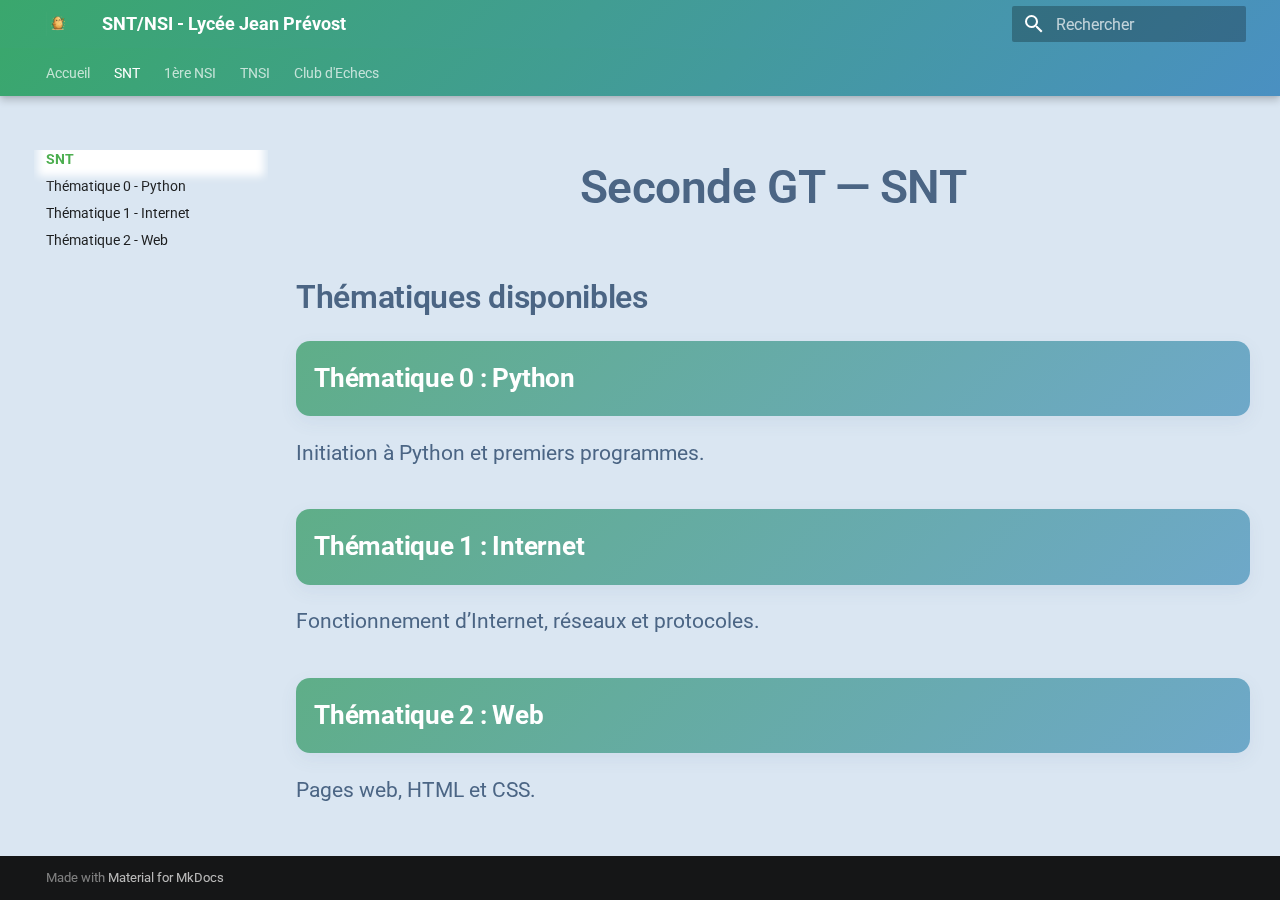
<file: SNT/index.html>
<!doctype html>
<html lang="fr" class="no-js">
  <head>
    
      <meta charset="utf-8">
      <meta name="viewport" content="width=device-width,initial-scale=1">
      
      
      
      
        <link rel="prev" href="..">
      
      
        <link rel="next" href="python/">
      
      
        
      
      
      <link rel="icon" href="../assets/logo3.png">
      <meta name="generator" content="mkdocs-1.6.1, mkdocs-material-9.7.5">
    
    
      
        <title>SNT - SNT/NSI - Lycée Jean Prévost</title>
      
    
    
      <link rel="stylesheet" href="../assets/stylesheets/main.484c7ddc.min.css">
      
        
        <link rel="stylesheet" href="../assets/stylesheets/palette.ab4e12ef.min.css">
      
      


    
    
      
    
    
      
        
        
        <link rel="preconnect" href="https://fonts.gstatic.com" crossorigin>
        <link rel="stylesheet" href="https://fonts.googleapis.com/css?family=Roboto:300,300i,400,400i,700,700i%7CRoboto+Mono:400,400i,700,700i&display=fallback">
        <style>:root{--md-text-font:"Roboto";--md-code-font:"Roboto Mono"}</style>
      
    
    
      <link rel="stylesheet" href="../styles/site.css">
    
    <script>__md_scope=new URL("..",location),__md_hash=e=>[...e].reduce(((e,_)=>(e<<5)-e+_.charCodeAt(0)),0),__md_get=(e,_=localStorage,t=__md_scope)=>JSON.parse(_.getItem(t.pathname+"."+e)),__md_set=(e,_,t=localStorage,a=__md_scope)=>{try{t.setItem(a.pathname+"."+e,JSON.stringify(_))}catch(e){}}</script>
    
      

    
    
  </head>
  
  
    
    
      
    
    
    
    
    <body dir="ltr" data-md-color-scheme="default" data-md-color-primary="green" data-md-color-accent="lime">
  
    
    <input class="md-toggle" data-md-toggle="drawer" type="checkbox" id="__drawer" autocomplete="off">
    <input class="md-toggle" data-md-toggle="search" type="checkbox" id="__search" autocomplete="off">
    <label class="md-overlay" for="__drawer"></label>
    <div data-md-component="skip">
      
        
        <a href="#seconde-gt-snt" class="md-skip">
          Aller au contenu
        </a>
      
    </div>
    <div data-md-component="announce">
      
    </div>
    
    
      

  

<header class="md-header md-header--shadow md-header--lifted" data-md-component="header">
  <nav class="md-header__inner md-grid" aria-label="En-tête">
    <a href=".." title="SNT/NSI - Lycée Jean Prévost" class="md-header__button md-logo" aria-label="SNT/NSI - Lycée Jean Prévost" data-md-component="logo">
      
  <img src="../assets/logo3.png" alt="logo">

    </a>
    <label class="md-header__button md-icon" for="__drawer">
      
      <svg xmlns="http://www.w3.org/2000/svg" viewBox="0 0 24 24"><path d="M3 6h18v2H3zm0 5h18v2H3zm0 5h18v2H3z"/></svg>
    </label>
    <div class="md-header__title" data-md-component="header-title">
      <div class="md-header__ellipsis">
        <div class="md-header__topic">
          <span class="md-ellipsis">
            SNT/NSI - Lycée Jean Prévost
          </span>
        </div>
        <div class="md-header__topic" data-md-component="header-topic">
          <span class="md-ellipsis">
            
              SNT
            
          </span>
        </div>
      </div>
    </div>
    
      
        <form class="md-header__option" data-md-component="palette">
  
    
    
    
    <input class="md-option" data-md-color-media="" data-md-color-scheme="default" data-md-color-primary="green" data-md-color-accent="lime"  aria-hidden="true"  type="radio" name="__palette" id="__palette_0">
    
  
</form>
      
    
    
      <script>var palette=__md_get("__palette");if(palette&&palette.color){if("(prefers-color-scheme)"===palette.color.media){var media=matchMedia("(prefers-color-scheme: light)"),input=document.querySelector(media.matches?"[data-md-color-media='(prefers-color-scheme: light)']":"[data-md-color-media='(prefers-color-scheme: dark)']");palette.color.media=input.getAttribute("data-md-color-media"),palette.color.scheme=input.getAttribute("data-md-color-scheme"),palette.color.primary=input.getAttribute("data-md-color-primary"),palette.color.accent=input.getAttribute("data-md-color-accent")}for(var[key,value]of Object.entries(palette.color))document.body.setAttribute("data-md-color-"+key,value)}</script>
    
    
    
      
      
        <label class="md-header__button md-icon" for="__search">
          
          <svg xmlns="http://www.w3.org/2000/svg" viewBox="0 0 24 24"><path d="M9.5 3A6.5 6.5 0 0 1 16 9.5c0 1.61-.59 3.09-1.56 4.23l.27.27h.79l5 5-1.5 1.5-5-5v-.79l-.27-.27A6.52 6.52 0 0 1 9.5 16 6.5 6.5 0 0 1 3 9.5 6.5 6.5 0 0 1 9.5 3m0 2C7 5 5 7 5 9.5S7 14 9.5 14 14 12 14 9.5 12 5 9.5 5"/></svg>
        </label>
        <div class="md-search" data-md-component="search" role="dialog">
  <label class="md-search__overlay" for="__search"></label>
  <div class="md-search__inner" role="search">
    <form class="md-search__form" name="search">
      <input type="text" class="md-search__input" name="query" aria-label="Rechercher" placeholder="Rechercher" autocapitalize="off" autocorrect="off" autocomplete="off" spellcheck="false" data-md-component="search-query" required>
      <label class="md-search__icon md-icon" for="__search">
        
        <svg xmlns="http://www.w3.org/2000/svg" viewBox="0 0 24 24"><path d="M9.5 3A6.5 6.5 0 0 1 16 9.5c0 1.61-.59 3.09-1.56 4.23l.27.27h.79l5 5-1.5 1.5-5-5v-.79l-.27-.27A6.52 6.52 0 0 1 9.5 16 6.5 6.5 0 0 1 3 9.5 6.5 6.5 0 0 1 9.5 3m0 2C7 5 5 7 5 9.5S7 14 9.5 14 14 12 14 9.5 12 5 9.5 5"/></svg>
        
        <svg xmlns="http://www.w3.org/2000/svg" viewBox="0 0 24 24"><path d="M20 11v2H8l5.5 5.5-1.42 1.42L4.16 12l7.92-7.92L13.5 5.5 8 11z"/></svg>
      </label>
      <nav class="md-search__options" aria-label="Recherche">
        
        <button type="reset" class="md-search__icon md-icon" title="Effacer" aria-label="Effacer" tabindex="-1">
          
          <svg xmlns="http://www.w3.org/2000/svg" viewBox="0 0 24 24"><path d="M19 6.41 17.59 5 12 10.59 6.41 5 5 6.41 10.59 12 5 17.59 6.41 19 12 13.41 17.59 19 19 17.59 13.41 12z"/></svg>
        </button>
      </nav>
      
    </form>
    <div class="md-search__output">
      <div class="md-search__scrollwrap" tabindex="0" data-md-scrollfix>
        <div class="md-search-result" data-md-component="search-result">
          <div class="md-search-result__meta">
            Initialisation de la recherche
          </div>
          <ol class="md-search-result__list" role="presentation"></ol>
        </div>
      </div>
    </div>
  </div>
</div>
      
    
    
  </nav>
  
    
      
<nav class="md-tabs" aria-label="Onglets" data-md-component="tabs">
  <div class="md-grid">
    <ul class="md-tabs__list">
      
        
  
  
  
  
    
    
      <li class="md-tabs__item">
        <a href=".." class="md-tabs__link">
          
  
  
    
  
  Accueil

        </a>
      </li>
    
  

      
        
  
  
  
    
  
  
    
    
      <li class="md-tabs__item md-tabs__item--active">
        <a href="./" class="md-tabs__link">
          
  
  
    
  
  SNT

        </a>
      </li>
    
  

      
        
  
  
  
  
    
    
      <li class="md-tabs__item">
        <a href="../1NSI/" class="md-tabs__link">
          
  
  
    
  
  1ère NSI

        </a>
      </li>
    
  

      
        
  
  
  
  
    
    
      <li class="md-tabs__item">
        <a href="../TNSI/" class="md-tabs__link">
          
  
  
    
  
  TNSI

        </a>
      </li>
    
  

      
        
  
  
  
  
    <li class="md-tabs__item">
      <a href="../echecs/" class="md-tabs__link">
        
  
  
    
  
  Club d'Echecs

      </a>
    </li>
  

      
    </ul>
  </div>
</nav>
    
  
</header>
    
    <div class="md-container" data-md-component="container">
      
      
        
      
      <main class="md-main" data-md-component="main">
        <div class="md-main__inner md-grid">
          
            
              
              <div class="md-sidebar md-sidebar--primary" data-md-component="sidebar" data-md-type="navigation" >
                <div class="md-sidebar__scrollwrap">
                  <div class="md-sidebar__inner">
                    


  


  

<nav class="md-nav md-nav--primary md-nav--lifted md-nav--integrated" aria-label="Navigation" data-md-level="0">
  <label class="md-nav__title" for="__drawer">
    <a href=".." title="SNT/NSI - Lycée Jean Prévost" class="md-nav__button md-logo" aria-label="SNT/NSI - Lycée Jean Prévost" data-md-component="logo">
      
  <img src="../assets/logo3.png" alt="logo">

    </a>
    SNT/NSI - Lycée Jean Prévost
  </label>
  
  <ul class="md-nav__list" data-md-scrollfix>
    
      
      
  
  
  
  
    
    
      
        
          
        
      
    
    
    
      
      
    
    
    <li class="md-nav__item md-nav__item--nested">
      
        
        
        <input class="md-nav__toggle md-toggle " type="checkbox" id="__nav_1" >
        
          
          <div class="md-nav__link md-nav__container">
            <a href=".." class="md-nav__link ">
              
  
  
  <span class="md-ellipsis">
    
  
    Accueil
  

    
  </span>
  
  

            </a>
            
          </div>
        
        <nav class="md-nav" data-md-level="1" aria-labelledby="__nav_1_label" aria-expanded="false">
          <label class="md-nav__title" for="__nav_1">
            <span class="md-nav__icon md-icon"></span>
            
  
    Accueil
  

          </label>
          <ul class="md-nav__list" data-md-scrollfix>
            
              
            
          </ul>
        </nav>
      
    </li>
  

    
      
      
  
  
    
  
  
  
    
    
      
        
          
        
      
        
      
        
      
        
      
    
    
    
      
        
        
      
      
    
    
    <li class="md-nav__item md-nav__item--active md-nav__item--section md-nav__item--nested">
      
        
        
        <input class="md-nav__toggle md-toggle " type="checkbox" id="__nav_2" checked>
        
          
          <div class="md-nav__link md-nav__container">
            <a href="./" class="md-nav__link md-nav__link--active">
              
  
  
  <span class="md-ellipsis">
    
  
    SNT
  

    
  </span>
  
  

            </a>
            
              
              <label class="md-nav__link md-nav__link--active" for="__nav_2" id="__nav_2_label" tabindex="">
                <span class="md-nav__icon md-icon"></span>
              </label>
            
          </div>
        
        <nav class="md-nav" data-md-level="1" aria-labelledby="__nav_2_label" aria-expanded="true">
          <label class="md-nav__title" for="__nav_2">
            <span class="md-nav__icon md-icon"></span>
            
  
    SNT
  

          </label>
          <ul class="md-nav__list" data-md-scrollfix>
            
              
            
              
                
  
  
  
  
    <li class="md-nav__item">
      <a href="python/" class="md-nav__link">
        
  
  
  <span class="md-ellipsis">
    
  
    Thématique 0 - Python
  

    
  </span>
  
  

      </a>
    </li>
  

              
            
              
                
  
  
  
  
    <li class="md-nav__item">
      <a href="internet/" class="md-nav__link">
        
  
  
  <span class="md-ellipsis">
    
  
    Thématique 1 - Internet
  

    
  </span>
  
  

      </a>
    </li>
  

              
            
              
                
  
  
  
  
    <li class="md-nav__item">
      <a href="web/" class="md-nav__link">
        
  
  
  <span class="md-ellipsis">
    
  
    Thématique 2 - Web
  

    
  </span>
  
  

      </a>
    </li>
  

              
            
          </ul>
        </nav>
      
    </li>
  

    
      
      
  
  
  
  
    
    
      
        
          
        
      
        
      
        
      
        
      
        
      
        
      
    
    
    
      
      
    
    
    <li class="md-nav__item md-nav__item--nested">
      
        
        
        <input class="md-nav__toggle md-toggle " type="checkbox" id="__nav_3" >
        
          
          <div class="md-nav__link md-nav__container">
            <a href="../1NSI/" class="md-nav__link ">
              
  
  
  <span class="md-ellipsis">
    
  
    1ère NSI
  

    
  </span>
  
  

            </a>
            
              
              <label class="md-nav__link " for="__nav_3" id="__nav_3_label" tabindex="0">
                <span class="md-nav__icon md-icon"></span>
              </label>
            
          </div>
        
        <nav class="md-nav" data-md-level="1" aria-labelledby="__nav_3_label" aria-expanded="false">
          <label class="md-nav__title" for="__nav_3">
            <span class="md-nav__icon md-icon"></span>
            
  
    1ère NSI
  

          </label>
          <ul class="md-nav__list" data-md-scrollfix>
            
              
            
              
                
  
  
  
  
    <li class="md-nav__item">
      <a href="../1NSI/python/" class="md-nav__link">
        
  
  
  <span class="md-ellipsis">
    
  
    Thématique 1 - Langage et Programmation
  

    
  </span>
  
  

      </a>
    </li>
  

              
            
              
                
  
  
  
  
    <li class="md-nav__item">
      <a href="../1NSI/donnees/" class="md-nav__link">
        
  
  
  <span class="md-ellipsis">
    
  
    Thématique 2 - Structures de données
  

    
  </span>
  
  

      </a>
    </li>
  

              
            
              
                
  
  
  
  
    <li class="md-nav__item">
      <a href="../1NSI/algo/" class="md-nav__link">
        
  
  
  <span class="md-ellipsis">
    
  
    Thématique 3 - Algorithmique
  

    
  </span>
  
  

      </a>
    </li>
  

              
            
              
                
  
  
  
  
    <li class="md-nav__item">
      <a href="../1NSI/tp/" class="md-nav__link">
        
  
  
  <span class="md-ellipsis">
    
  
    TP notés
  

    
  </span>
  
  

      </a>
    </li>
  

              
            
              
                
  
  
  
  
    <li class="md-nav__item">
      <a href="../1NSI/projet/" class="md-nav__link">
        
  
  
  <span class="md-ellipsis">
    
  
    Projets
  

    
  </span>
  
  

      </a>
    </li>
  

              
            
          </ul>
        </nav>
      
    </li>
  

    
      
      
  
  
  
  
    
    
      
        
          
        
      
        
      
        
      
        
      
        
      
        
      
        
      
    
    
    
      
      
    
    
    <li class="md-nav__item md-nav__item--nested">
      
        
        
        <input class="md-nav__toggle md-toggle " type="checkbox" id="__nav_4" >
        
          
          <div class="md-nav__link md-nav__container">
            <a href="../TNSI/" class="md-nav__link ">
              
  
  
  <span class="md-ellipsis">
    
  
    TNSI
  

    
  </span>
  
  

            </a>
            
              
              <label class="md-nav__link " for="__nav_4" id="__nav_4_label" tabindex="0">
                <span class="md-nav__icon md-icon"></span>
              </label>
            
          </div>
        
        <nav class="md-nav" data-md-level="1" aria-labelledby="__nav_4_label" aria-expanded="false">
          <label class="md-nav__title" for="__nav_4">
            <span class="md-nav__icon md-icon"></span>
            
  
    TNSI
  

          </label>
          <ul class="md-nav__list" data-md-scrollfix>
            
              
            
              
                
  
  
  
  
    <li class="md-nav__item">
      <a href="../TNSI/python/" class="md-nav__link">
        
  
  
  <span class="md-ellipsis">
    
  
    Thématique 1 - Langage et Programmation
  

    
  </span>
  
  

      </a>
    </li>
  

              
            
              
                
  
  
  
  
    <li class="md-nav__item">
      <a href="../TNSI/donnees/" class="md-nav__link">
        
  
  
  <span class="md-ellipsis">
    
  
    Thématique 2 - Structures de données
  

    
  </span>
  
  

      </a>
    </li>
  

              
            
              
                
  
  
  
  
    <li class="md-nav__item">
      <a href="../TNSI/bdd/" class="md-nav__link">
        
  
  
  <span class="md-ellipsis">
    
  
    Thématique 3 - Base de données
  

    
  </span>
  
  

      </a>
    </li>
  

              
            
              
                
  
  
  
  
    <li class="md-nav__item">
      <a href="../TNSI/architecture/" class="md-nav__link">
        
  
  
  <span class="md-ellipsis">
    
  
    Thématique 3 - Architecture et OS
  

    
  </span>
  
  

      </a>
    </li>
  

              
            
              
                
  
  
  
  
    <li class="md-nav__item">
      <a href="../TNSI/tp/" class="md-nav__link">
        
  
  
  <span class="md-ellipsis">
    
  
    TP notés
  

    
  </span>
  
  

      </a>
    </li>
  

              
            
              
                
  
  
  
  
    <li class="md-nav__item">
      <a href="../TNSI/projet/" class="md-nav__link">
        
  
  
  <span class="md-ellipsis">
    
  
    Projets
  

    
  </span>
  
  

      </a>
    </li>
  

              
            
          </ul>
        </nav>
      
    </li>
  

    
      
      
  
  
  
  
    <li class="md-nav__item">
      <a href="../echecs/" class="md-nav__link">
        
  
  
  <span class="md-ellipsis">
    
  
    Club d'Echecs
  

    
  </span>
  
  

      </a>
    </li>
  

    
  </ul>
</nav>
                  </div>
                </div>
              </div>
            
            
          
          
            <div class="md-content" data-md-component="content">
              
              <article class="md-content__inner md-typeset">
                
                  



<h1 id="seconde-gt-snt">Seconde GT — SNT</h1>
<h2 id="thematiques-disponibles">Thématiques disponibles</h2>
<h3 id="thematique-0-python"><a href="python/">Thématique 0 : Python</a></h3>
<p>Initiation à Python et premiers programmes.</p>
<h3 id="thematique-1-internet"><a href="internet/">Thématique 1 : Internet</a></h3>
<p>Fonctionnement d’Internet, réseaux et protocoles.</p>
<h3 id="thematique-2-web"><a href="web/">Thématique 2 : Web</a></h3>
<p>Pages web, HTML et CSS.</p>












                
              </article>
            </div>
          
          
<script>var target=document.getElementById(location.hash.slice(1));target&&target.name&&(target.checked=target.name.startsWith("__tabbed_"))</script>
        </div>
        
          <button type="button" class="md-top md-icon" data-md-component="top" hidden>
  
  <svg xmlns="http://www.w3.org/2000/svg" viewBox="0 0 24 24"><path d="M13 20h-2V8l-5.5 5.5-1.42-1.42L12 4.16l7.92 7.92-1.42 1.42L13 8z"/></svg>
  Retour en haut de la page
</button>
        
      </main>
      
        <footer class="md-footer">
  
  <div class="md-footer-meta md-typeset">
    <div class="md-footer-meta__inner md-grid">
      <div class="md-copyright">
  
  
    Made with
    <a href="https://squidfunk.github.io/mkdocs-material/" target="_blank" rel="noopener">
      Material for MkDocs
    </a>
  
</div>
      
    </div>
  </div>
</footer>
      
    </div>
    <div class="md-dialog" data-md-component="dialog">
      <div class="md-dialog__inner md-typeset"></div>
    </div>
    
    
    
      
      
      <script id="__config" type="application/json">{"annotate": null, "base": "..", "features": ["navigation.tabs", "navigation.tabs.sticky", "navigation.top", "navigation.indexes", "toc.integrate"], "search": "../assets/javascripts/workers/search.2c215733.min.js", "tags": null, "translations": {"clipboard.copied": "Copi\u00e9 dans le presse-papier", "clipboard.copy": "Copier dans le presse-papier", "search.result.more.one": "1 de plus sur cette page", "search.result.more.other": "# de plus sur cette page", "search.result.none": "Aucun document trouv\u00e9", "search.result.one": "1 document trouv\u00e9", "search.result.other": "# documents trouv\u00e9s", "search.result.placeholder": "Taper pour d\u00e9marrer la recherche", "search.result.term.missing": "Non trouv\u00e9", "select.version": "S\u00e9lectionner la version"}, "version": null}</script>
    
    
      <script src="../assets/javascripts/bundle.79ae519e.min.js"></script>
      
    
  </body>
</html>
</file>
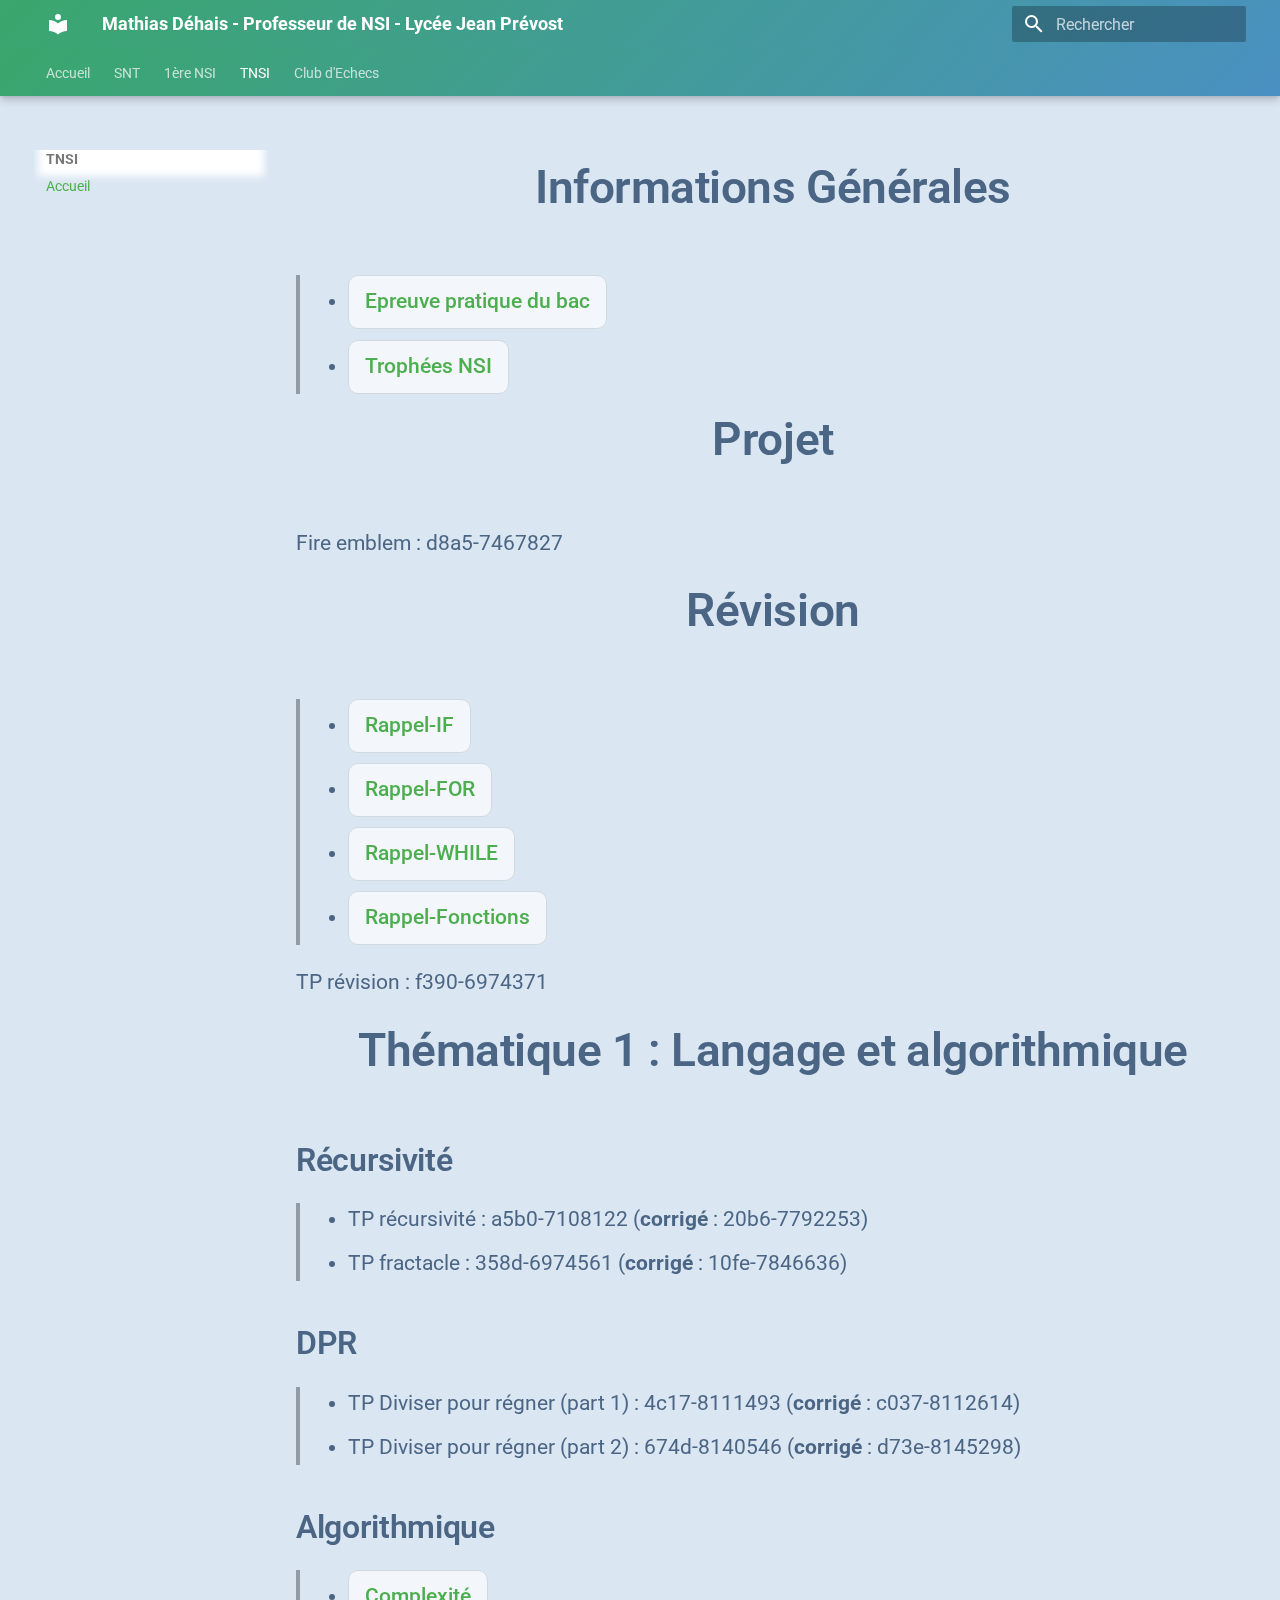
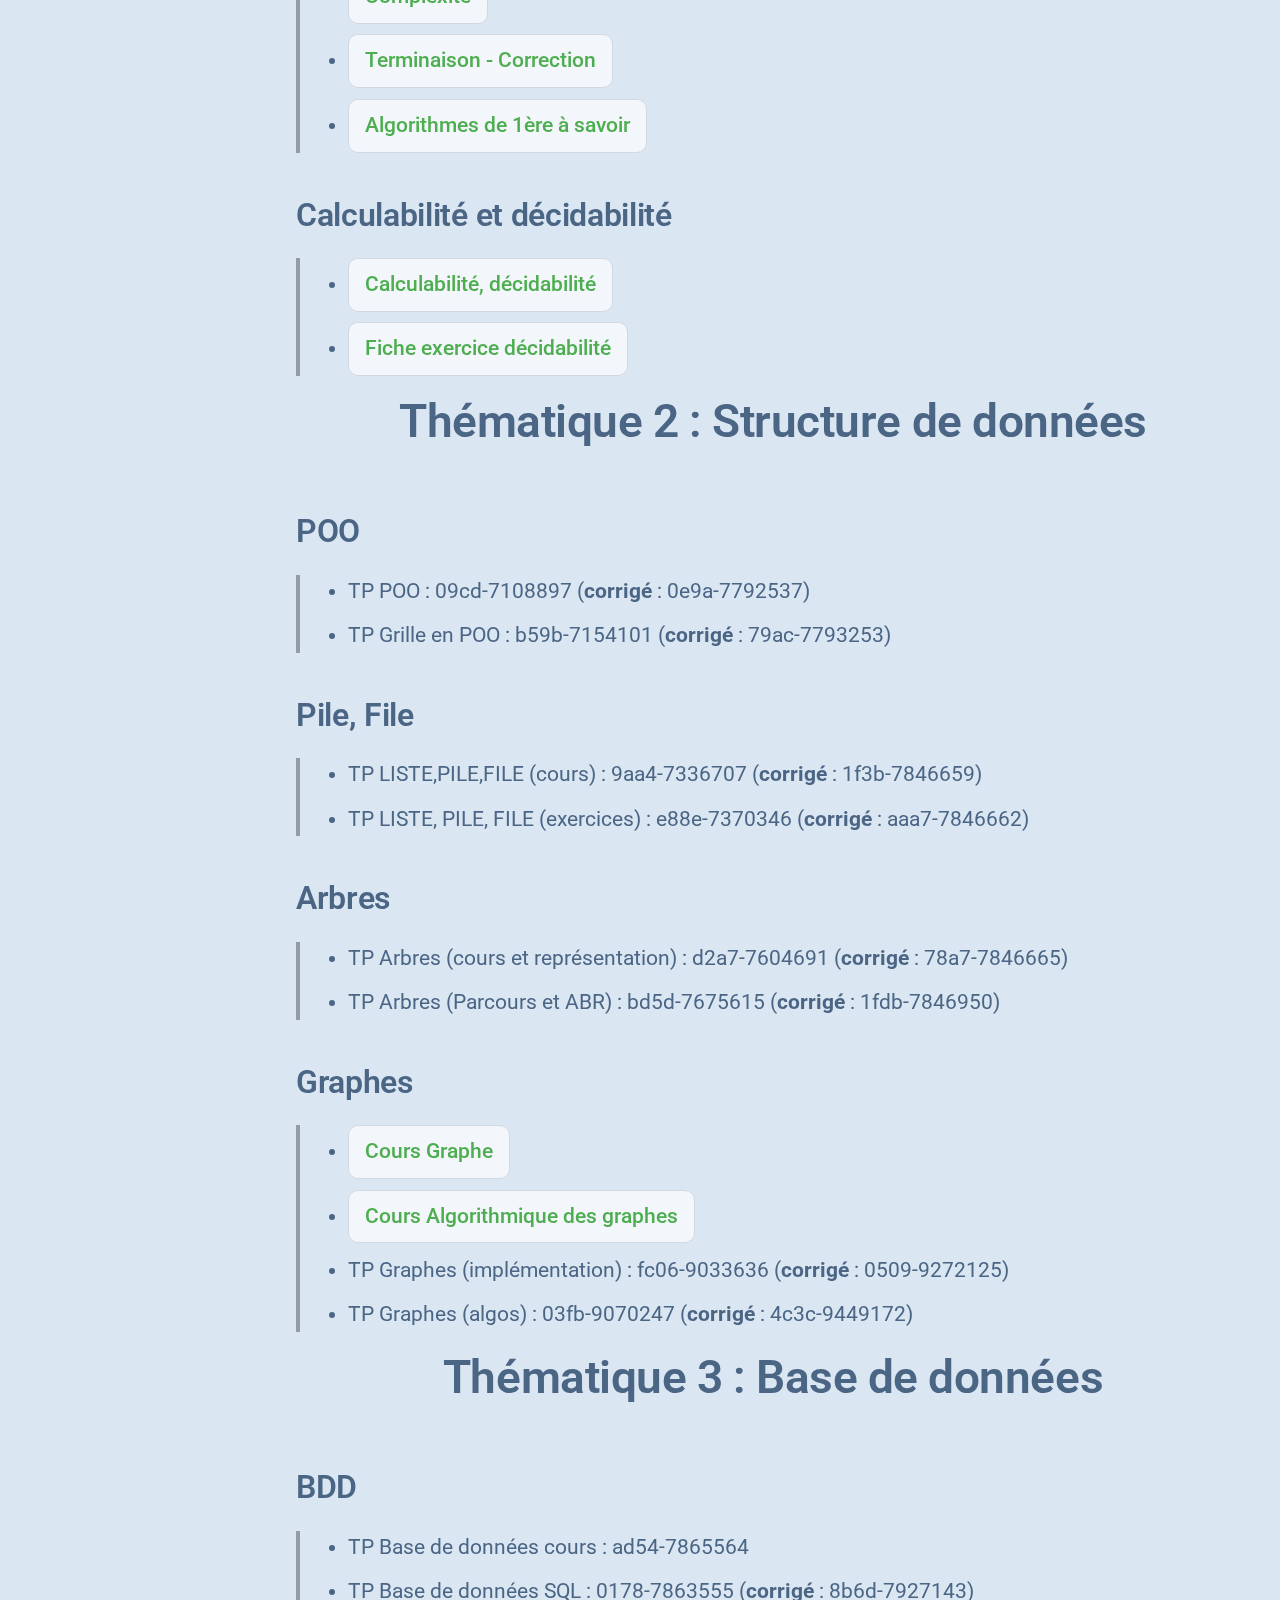
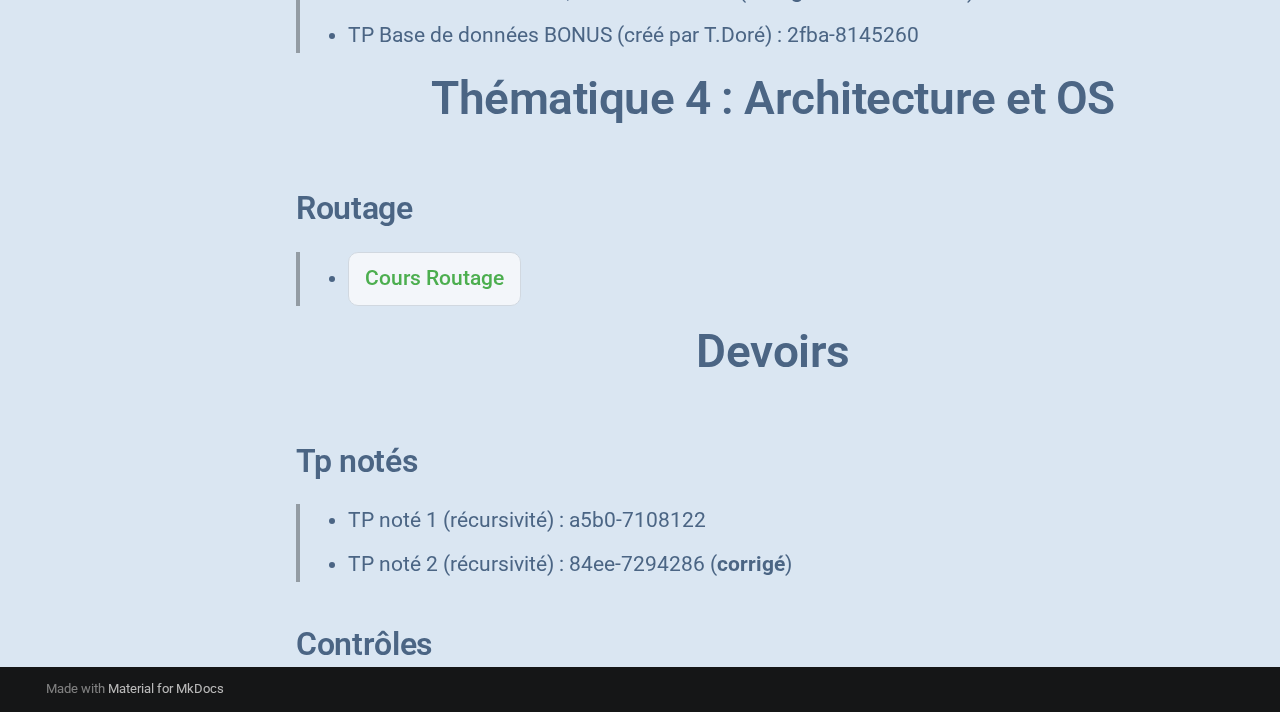
<file: TNSI/index.html>
<!doctype html>
<html lang="fr" class="no-js">
  <head>
    
      <meta charset="utf-8">
      <meta name="viewport" content="width=device-width,initial-scale=1">
      
      
      
      
        <link rel="prev" href="../1NSI/">
      
      
        <link rel="next" href="../echecs/">
      
      
        
      
      
      <link rel="icon" href="../assets/images/favicon.png">
      <meta name="generator" content="mkdocs-1.6.1, mkdocs-material-9.7.5">
    
    
      
        <title>Accueil - Mathias Déhais - Professeur de NSI - Lycée Jean Prévost</title>
      
    
    
      <link rel="stylesheet" href="../assets/stylesheets/main.484c7ddc.min.css">
      
        
        <link rel="stylesheet" href="../assets/stylesheets/palette.ab4e12ef.min.css">
      
      


    
    
      
    
    
      
        
        
        <link rel="preconnect" href="https://fonts.gstatic.com" crossorigin>
        <link rel="stylesheet" href="https://fonts.googleapis.com/css?family=Roboto:300,300i,400,400i,700,700i%7CRoboto+Mono:400,400i,700,700i&display=fallback">
        <style>:root{--md-text-font:"Roboto";--md-code-font:"Roboto Mono"}</style>
      
    
    
      <link rel="stylesheet" href="../styles/site.css">
    
    <script>__md_scope=new URL("..",location),__md_hash=e=>[...e].reduce(((e,_)=>(e<<5)-e+_.charCodeAt(0)),0),__md_get=(e,_=localStorage,t=__md_scope)=>JSON.parse(_.getItem(t.pathname+"."+e)),__md_set=(e,_,t=localStorage,a=__md_scope)=>{try{t.setItem(a.pathname+"."+e,JSON.stringify(_))}catch(e){}}</script>
    
      

    
    
  </head>
  
  
    
    
      
    
    
    
    
    <body dir="ltr" data-md-color-scheme="default" data-md-color-primary="green" data-md-color-accent="lime">
  
    
    <input class="md-toggle" data-md-toggle="drawer" type="checkbox" id="__drawer" autocomplete="off">
    <input class="md-toggle" data-md-toggle="search" type="checkbox" id="__search" autocomplete="off">
    <label class="md-overlay" for="__drawer"></label>
    <div data-md-component="skip">
      
        
        <a href="#informations-generales" class="md-skip">
          Aller au contenu
        </a>
      
    </div>
    <div data-md-component="announce">
      
    </div>
    
    
      

  

<header class="md-header md-header--shadow md-header--lifted" data-md-component="header">
  <nav class="md-header__inner md-grid" aria-label="En-tête">
    <a href=".." title="Mathias Déhais - Professeur de NSI - Lycée Jean Prévost" class="md-header__button md-logo" aria-label="Mathias Déhais - Professeur de NSI - Lycée Jean Prévost" data-md-component="logo">
      
  
  <svg xmlns="http://www.w3.org/2000/svg" viewBox="0 0 24 24"><path d="M12 8a3 3 0 0 0 3-3 3 3 0 0 0-3-3 3 3 0 0 0-3 3 3 3 0 0 0 3 3m0 3.54C9.64 9.35 6.5 8 3 8v11c3.5 0 6.64 1.35 9 3.54 2.36-2.19 5.5-3.54 9-3.54V8c-3.5 0-6.64 1.35-9 3.54"/></svg>

    </a>
    <label class="md-header__button md-icon" for="__drawer">
      
      <svg xmlns="http://www.w3.org/2000/svg" viewBox="0 0 24 24"><path d="M3 6h18v2H3zm0 5h18v2H3zm0 5h18v2H3z"/></svg>
    </label>
    <div class="md-header__title" data-md-component="header-title">
      <div class="md-header__ellipsis">
        <div class="md-header__topic">
          <span class="md-ellipsis">
            Mathias Déhais - Professeur de NSI - Lycée Jean Prévost
          </span>
        </div>
        <div class="md-header__topic" data-md-component="header-topic">
          <span class="md-ellipsis">
            
              Accueil
            
          </span>
        </div>
      </div>
    </div>
    
      
        <form class="md-header__option" data-md-component="palette">
  
    
    
    
    <input class="md-option" data-md-color-media="" data-md-color-scheme="default" data-md-color-primary="green" data-md-color-accent="lime"  aria-hidden="true"  type="radio" name="__palette" id="__palette_0">
    
  
</form>
      
    
    
      <script>var palette=__md_get("__palette");if(palette&&palette.color){if("(prefers-color-scheme)"===palette.color.media){var media=matchMedia("(prefers-color-scheme: light)"),input=document.querySelector(media.matches?"[data-md-color-media='(prefers-color-scheme: light)']":"[data-md-color-media='(prefers-color-scheme: dark)']");palette.color.media=input.getAttribute("data-md-color-media"),palette.color.scheme=input.getAttribute("data-md-color-scheme"),palette.color.primary=input.getAttribute("data-md-color-primary"),palette.color.accent=input.getAttribute("data-md-color-accent")}for(var[key,value]of Object.entries(palette.color))document.body.setAttribute("data-md-color-"+key,value)}</script>
    
    
    
      
      
        <label class="md-header__button md-icon" for="__search">
          
          <svg xmlns="http://www.w3.org/2000/svg" viewBox="0 0 24 24"><path d="M9.5 3A6.5 6.5 0 0 1 16 9.5c0 1.61-.59 3.09-1.56 4.23l.27.27h.79l5 5-1.5 1.5-5-5v-.79l-.27-.27A6.52 6.52 0 0 1 9.5 16 6.5 6.5 0 0 1 3 9.5 6.5 6.5 0 0 1 9.5 3m0 2C7 5 5 7 5 9.5S7 14 9.5 14 14 12 14 9.5 12 5 9.5 5"/></svg>
        </label>
        <div class="md-search" data-md-component="search" role="dialog">
  <label class="md-search__overlay" for="__search"></label>
  <div class="md-search__inner" role="search">
    <form class="md-search__form" name="search">
      <input type="text" class="md-search__input" name="query" aria-label="Rechercher" placeholder="Rechercher" autocapitalize="off" autocorrect="off" autocomplete="off" spellcheck="false" data-md-component="search-query" required>
      <label class="md-search__icon md-icon" for="__search">
        
        <svg xmlns="http://www.w3.org/2000/svg" viewBox="0 0 24 24"><path d="M9.5 3A6.5 6.5 0 0 1 16 9.5c0 1.61-.59 3.09-1.56 4.23l.27.27h.79l5 5-1.5 1.5-5-5v-.79l-.27-.27A6.52 6.52 0 0 1 9.5 16 6.5 6.5 0 0 1 3 9.5 6.5 6.5 0 0 1 9.5 3m0 2C7 5 5 7 5 9.5S7 14 9.5 14 14 12 14 9.5 12 5 9.5 5"/></svg>
        
        <svg xmlns="http://www.w3.org/2000/svg" viewBox="0 0 24 24"><path d="M20 11v2H8l5.5 5.5-1.42 1.42L4.16 12l7.92-7.92L13.5 5.5 8 11z"/></svg>
      </label>
      <nav class="md-search__options" aria-label="Recherche">
        
        <button type="reset" class="md-search__icon md-icon" title="Effacer" aria-label="Effacer" tabindex="-1">
          
          <svg xmlns="http://www.w3.org/2000/svg" viewBox="0 0 24 24"><path d="M19 6.41 17.59 5 12 10.59 6.41 5 5 6.41 10.59 12 5 17.59 6.41 19 12 13.41 17.59 19 19 17.59 13.41 12z"/></svg>
        </button>
      </nav>
      
    </form>
    <div class="md-search__output">
      <div class="md-search__scrollwrap" tabindex="0" data-md-scrollfix>
        <div class="md-search-result" data-md-component="search-result">
          <div class="md-search-result__meta">
            Initialisation de la recherche
          </div>
          <ol class="md-search-result__list" role="presentation"></ol>
        </div>
      </div>
    </div>
  </div>
</div>
      
    
    
  </nav>
  
    
      
<nav class="md-tabs" aria-label="Onglets" data-md-component="tabs">
  <div class="md-grid">
    <ul class="md-tabs__list">
      
        
  
  
  
  
    <li class="md-tabs__item">
      <a href=".." class="md-tabs__link">
        
  
  
    
  
  Accueil

      </a>
    </li>
  

      
        
  
  
  
  
    
    
      <li class="md-tabs__item">
        <a href="../SNT/" class="md-tabs__link">
          
  
  
  SNT

        </a>
      </li>
    
  

      
        
  
  
  
  
    
    
      <li class="md-tabs__item">
        <a href="../1NSI/" class="md-tabs__link">
          
  
  
  1ère NSI

        </a>
      </li>
    
  

      
        
  
  
  
    
  
  
    
    
      <li class="md-tabs__item md-tabs__item--active">
        <a href="./" class="md-tabs__link">
          
  
  
  TNSI

        </a>
      </li>
    
  

      
        
  
  
  
  
    <li class="md-tabs__item">
      <a href="../echecs/" class="md-tabs__link">
        
  
  
    
  
  Club d'Echecs

      </a>
    </li>
  

      
    </ul>
  </div>
</nav>
    
  
</header>
    
    <div class="md-container" data-md-component="container">
      
      
        
      
      <main class="md-main" data-md-component="main">
        <div class="md-main__inner md-grid">
          
            
              
              <div class="md-sidebar md-sidebar--primary" data-md-component="sidebar" data-md-type="navigation" >
                <div class="md-sidebar__scrollwrap">
                  <div class="md-sidebar__inner">
                    


  


  

<nav class="md-nav md-nav--primary md-nav--lifted md-nav--integrated" aria-label="Navigation" data-md-level="0">
  <label class="md-nav__title" for="__drawer">
    <a href=".." title="Mathias Déhais - Professeur de NSI - Lycée Jean Prévost" class="md-nav__button md-logo" aria-label="Mathias Déhais - Professeur de NSI - Lycée Jean Prévost" data-md-component="logo">
      
  
  <svg xmlns="http://www.w3.org/2000/svg" viewBox="0 0 24 24"><path d="M12 8a3 3 0 0 0 3-3 3 3 0 0 0-3-3 3 3 0 0 0-3 3 3 3 0 0 0 3 3m0 3.54C9.64 9.35 6.5 8 3 8v11c3.5 0 6.64 1.35 9 3.54 2.36-2.19 5.5-3.54 9-3.54V8c-3.5 0-6.64 1.35-9 3.54"/></svg>

    </a>
    Mathias Déhais - Professeur de NSI - Lycée Jean Prévost
  </label>
  
  <ul class="md-nav__list" data-md-scrollfix>
    
      
      
  
  
  
  
    <li class="md-nav__item">
      <a href=".." class="md-nav__link">
        
  
  
  <span class="md-ellipsis">
    
  
    Accueil
  

    
  </span>
  
  

      </a>
    </li>
  

    
      
      
  
  
  
  
    
    
    
    
      
      
    
    
    <li class="md-nav__item md-nav__item--nested">
      
        
        
        <input class="md-nav__toggle md-toggle " type="checkbox" id="__nav_2" >
        
          
          <label class="md-nav__link" for="__nav_2" id="__nav_2_label" tabindex="0">
            
  
  
  <span class="md-ellipsis">
    
  
    SNT
  

    
  </span>
  
  

            <span class="md-nav__icon md-icon"></span>
          </label>
        
        <nav class="md-nav" data-md-level="1" aria-labelledby="__nav_2_label" aria-expanded="false">
          <label class="md-nav__title" for="__nav_2">
            <span class="md-nav__icon md-icon"></span>
            
  
    SNT
  

          </label>
          <ul class="md-nav__list" data-md-scrollfix>
            
              
                
  
  
  
  
    <li class="md-nav__item">
      <a href="../SNT/" class="md-nav__link">
        
  
  
  <span class="md-ellipsis">
    
  
    Accueil
  

    
  </span>
  
  

      </a>
    </li>
  

              
            
              
                
  
  
  
  
    <li class="md-nav__item">
      <a href="../SNT/python/" class="md-nav__link">
        
  
  
  <span class="md-ellipsis">
    
  
    Thématique 0 - Python
  

    
  </span>
  
  

      </a>
    </li>
  

              
            
              
                
  
  
  
  
    <li class="md-nav__item">
      <a href="../SNT/internet/" class="md-nav__link">
        
  
  
  <span class="md-ellipsis">
    
  
    Thématique 1 - Internet
  

    
  </span>
  
  

      </a>
    </li>
  

              
            
              
                
  
  
  
  
    <li class="md-nav__item">
      <a href="../SNT/web/" class="md-nav__link">
        
  
  
  <span class="md-ellipsis">
    
  
    Thématique 2 - Web
  

    
  </span>
  
  

      </a>
    </li>
  

              
            
          </ul>
        </nav>
      
    </li>
  

    
      
      
  
  
  
  
    
    
    
    
      
      
    
    
    <li class="md-nav__item md-nav__item--nested">
      
        
        
        <input class="md-nav__toggle md-toggle " type="checkbox" id="__nav_3" >
        
          
          <label class="md-nav__link" for="__nav_3" id="__nav_3_label" tabindex="0">
            
  
  
  <span class="md-ellipsis">
    
  
    1ère NSI
  

    
  </span>
  
  

            <span class="md-nav__icon md-icon"></span>
          </label>
        
        <nav class="md-nav" data-md-level="1" aria-labelledby="__nav_3_label" aria-expanded="false">
          <label class="md-nav__title" for="__nav_3">
            <span class="md-nav__icon md-icon"></span>
            
  
    1ère NSI
  

          </label>
          <ul class="md-nav__list" data-md-scrollfix>
            
              
                
  
  
  
  
    <li class="md-nav__item">
      <a href="../1NSI/" class="md-nav__link">
        
  
  
  <span class="md-ellipsis">
    
  
    Accueil
  

    
  </span>
  
  

      </a>
    </li>
  

              
            
          </ul>
        </nav>
      
    </li>
  

    
      
      
  
  
    
  
  
  
    
    
    
    
      
        
        
      
      
    
    
    <li class="md-nav__item md-nav__item--active md-nav__item--section md-nav__item--nested">
      
        
        
        <input class="md-nav__toggle md-toggle " type="checkbox" id="__nav_4" checked>
        
          
          <label class="md-nav__link" for="__nav_4" id="__nav_4_label" tabindex="">
            
  
  
  <span class="md-ellipsis">
    
  
    TNSI
  

    
  </span>
  
  

            <span class="md-nav__icon md-icon"></span>
          </label>
        
        <nav class="md-nav" data-md-level="1" aria-labelledby="__nav_4_label" aria-expanded="true">
          <label class="md-nav__title" for="__nav_4">
            <span class="md-nav__icon md-icon"></span>
            
  
    TNSI
  

          </label>
          <ul class="md-nav__list" data-md-scrollfix>
            
              
                
  
  
    
  
  
  
    <li class="md-nav__item md-nav__item--active">
      
      <input class="md-nav__toggle md-toggle" type="checkbox" id="__toc">
      
      
        
      
      
      <a href="./" class="md-nav__link md-nav__link--active">
        
  
  
  <span class="md-ellipsis">
    
  
    Accueil
  

    
  </span>
  
  

      </a>
      
    </li>
  

              
            
          </ul>
        </nav>
      
    </li>
  

    
      
      
  
  
  
  
    <li class="md-nav__item">
      <a href="../echecs/" class="md-nav__link">
        
  
  
  <span class="md-ellipsis">
    
  
    Club d'Echecs
  

    
  </span>
  
  

      </a>
    </li>
  

    
  </ul>
</nav>
                  </div>
                </div>
              </div>
            
            
          
          
            <div class="md-content" data-md-component="content">
              
              <article class="md-content__inner md-typeset">
                
                  



<h1 id="informations-generales">Informations Générales</h1>
<blockquote>
<ul>
<li><a href="https://eduscol.education.fr/2068/programmes-et-ressources-en-numerique-et-sciences-informatiques-voie-g">Epreuve pratique du bac</a></li>
<li><a href="https://trophees-nsi.fr/">Trophées NSI</a></li>
</ul>
</blockquote>
<h1 id="projet">Projet</h1>
<p>Fire emblem : d8a5-7467827</p>
<h1 id="revision">Révision</h1>
<blockquote>
<ul>
<li><a href="Cours/Rappels1-IF.pdf">Rappel-IF</a></li>
<li><a href="Cours/Rappels2-For.pdf">Rappel-FOR</a></li>
<li><a href="Cours/Rappels3-While.pdf">Rappel-WHILE</a></li>
<li><a href="Cours/Rappels4-Fonctions.pdf">Rappel-Fonctions</a></li>
</ul>
</blockquote>
<p>TP révision : f390-6974371</p>
<h1 id="thematique-1-langage-et-algorithmique">Thématique 1 : Langage et algorithmique</h1>
<h2 id="recursivite">Récursivité</h2>
<blockquote>
<ul>
<li>TP récursivité : a5b0-7108122 (<strong>corrigé</strong> : 20b6-7792253)</li>
<li>TP fractacle : 358d-6974561  (<strong>corrigé</strong> : 10fe-7846636)</li>
</ul>
</blockquote>
<h2 id="dpr">DPR</h2>
<blockquote>
<ul>
<li>TP Diviser pour régner (part 1) : 4c17-8111493 (<strong>corrigé</strong> : c037-8112614) </li>
<li>TP Diviser pour régner (part 2) : 674d-8140546 (<strong>corrigé</strong> : d73e-8145298)</li>
</ul>
</blockquote>
<h2 id="algorithmique">Algorithmique</h2>
<blockquote>
<ul>
<li><a href="Cours/T1C3.pdf">Complexité</a></li>
<li><a href="Cours/T1C4.pdf">Terminaison - Correction</a></li>
<li><a href="Cours/algo-classique.pdf">Algorithmes de 1ère à savoir</a></li>
</ul>
</blockquote>
<h2 id="calculabilite-et-decidabilite">Calculabilité et décidabilité</h2>
<blockquote>
<ul>
<li><a href="Cours/T1C5.pdf">Calculabilité, décidabilité</a></li>
<li><a href="exercises/T1C5E.pdf">Fiche exercice décidabilité</a></li>
</ul>
</blockquote>
<h1 id="thematique-2-structure-de-donnees">Thématique 2 : Structure de données</h1>
<h2 id="poo">POO</h2>
<blockquote>
<ul>
<li>TP POO : 09cd-7108897 (<strong>corrigé</strong> : 0e9a-7792537)</li>
<li>TP Grille en POO : b59b-7154101 (<strong>corrigé</strong> : 79ac-7793253)</li>
</ul>
</blockquote>
<h2 id="pile-file">Pile, File</h2>
<blockquote>
<ul>
<li>TP LISTE,PILE,FILE (cours) : 9aa4-7336707 (<strong>corrigé</strong> : 1f3b-7846659)</li>
<li>TP LISTE, PILE, FILE (exercices) : e88e-7370346 (<strong>corrigé</strong> : aaa7-7846662)</li>
</ul>
</blockquote>
<h2 id="arbres">Arbres</h2>
<blockquote>
<ul>
<li>TP Arbres (cours et représentation) : d2a7-7604691 (<strong>corrigé</strong> : 78a7-7846665)</li>
<li>TP Arbres (Parcours et ABR) : bd5d-7675615 (<strong>corrigé</strong> : 1fdb-7846950)</li>
</ul>
</blockquote>
<h2 id="graphes">Graphes</h2>
<blockquote>
<ul>
<li><a href="Cours/T2C3.pdf">Cours Graphe</a></li>
<li><a href="Cours/T2C4.pdf">Cours Algorithmique des graphes</a></li>
<li>TP Graphes (implémentation) : fc06-9033636 (<strong>corrigé</strong> : 0509-9272125)</li>
<li>TP Graphes (algos) : 03fb-9070247 (<strong>corrigé</strong> : 4c3c-9449172)</li>
</ul>
</blockquote>
<h1 id="thematique-3-base-de-donnees">Thématique 3 : Base de données</h1>
<h2 id="bdd">BDD</h2>
<blockquote>
<ul>
<li>TP Base de données cours : ad54-7865564</li>
<li>TP Base de données SQL : 0178-7863555 (<strong>corrigé</strong> : 8b6d-7927143)</li>
<li>TP Base de données BONUS (créé par T.Doré) : 2fba-8145260</li>
</ul>
</blockquote>
<h1 id="thematique-4-architecture-et-os">Thématique 4 : Architecture et OS</h1>
<h2 id="routage">Routage</h2>
<blockquote>
<ul>
<li><a href="Cours/T3C1.pdf">Cours Routage</a></li>
</ul>
</blockquote>
<h1 id="devoirs">Devoirs</h1>
<h2 id="tp-notes">Tp notés</h2>
<blockquote>
<ul>
<li>TP noté 1 (récursivité) : a5b0-7108122 </li>
<li>TP noté 2 (récursivité) : 84ee-7294286 (<strong>corrigé</strong>)</li>
</ul>
</blockquote>
<h2 id="controles">Contrôles</h2>












                
              </article>
            </div>
          
          
<script>var target=document.getElementById(location.hash.slice(1));target&&target.name&&(target.checked=target.name.startsWith("__tabbed_"))</script>
        </div>
        
          <button type="button" class="md-top md-icon" data-md-component="top" hidden>
  
  <svg xmlns="http://www.w3.org/2000/svg" viewBox="0 0 24 24"><path d="M13 20h-2V8l-5.5 5.5-1.42-1.42L12 4.16l7.92 7.92-1.42 1.42L13 8z"/></svg>
  Retour en haut de la page
</button>
        
      </main>
      
        <footer class="md-footer">
  
  <div class="md-footer-meta md-typeset">
    <div class="md-footer-meta__inner md-grid">
      <div class="md-copyright">
  
  
    Made with
    <a href="https://squidfunk.github.io/mkdocs-material/" target="_blank" rel="noopener">
      Material for MkDocs
    </a>
  
</div>
      
    </div>
  </div>
</footer>
      
    </div>
    <div class="md-dialog" data-md-component="dialog">
      <div class="md-dialog__inner md-typeset"></div>
    </div>
    
    
    
      
      
      <script id="__config" type="application/json">{"annotate": null, "base": "..", "features": ["navigation.tabs", "navigation.tabs.sticky", "navigation.top", "toc.integrate"], "search": "../assets/javascripts/workers/search.2c215733.min.js", "tags": null, "translations": {"clipboard.copied": "Copi\u00e9 dans le presse-papier", "clipboard.copy": "Copier dans le presse-papier", "search.result.more.one": "1 de plus sur cette page", "search.result.more.other": "# de plus sur cette page", "search.result.none": "Aucun document trouv\u00e9", "search.result.one": "1 document trouv\u00e9", "search.result.other": "# documents trouv\u00e9s", "search.result.placeholder": "Taper pour d\u00e9marrer la recherche", "search.result.term.missing": "Non trouv\u00e9", "select.version": "S\u00e9lectionner la version"}, "version": null}</script>
    
    
      <script src="../assets/javascripts/bundle.79ae519e.min.js"></script>
      
    
  </body>
</html>
</file>
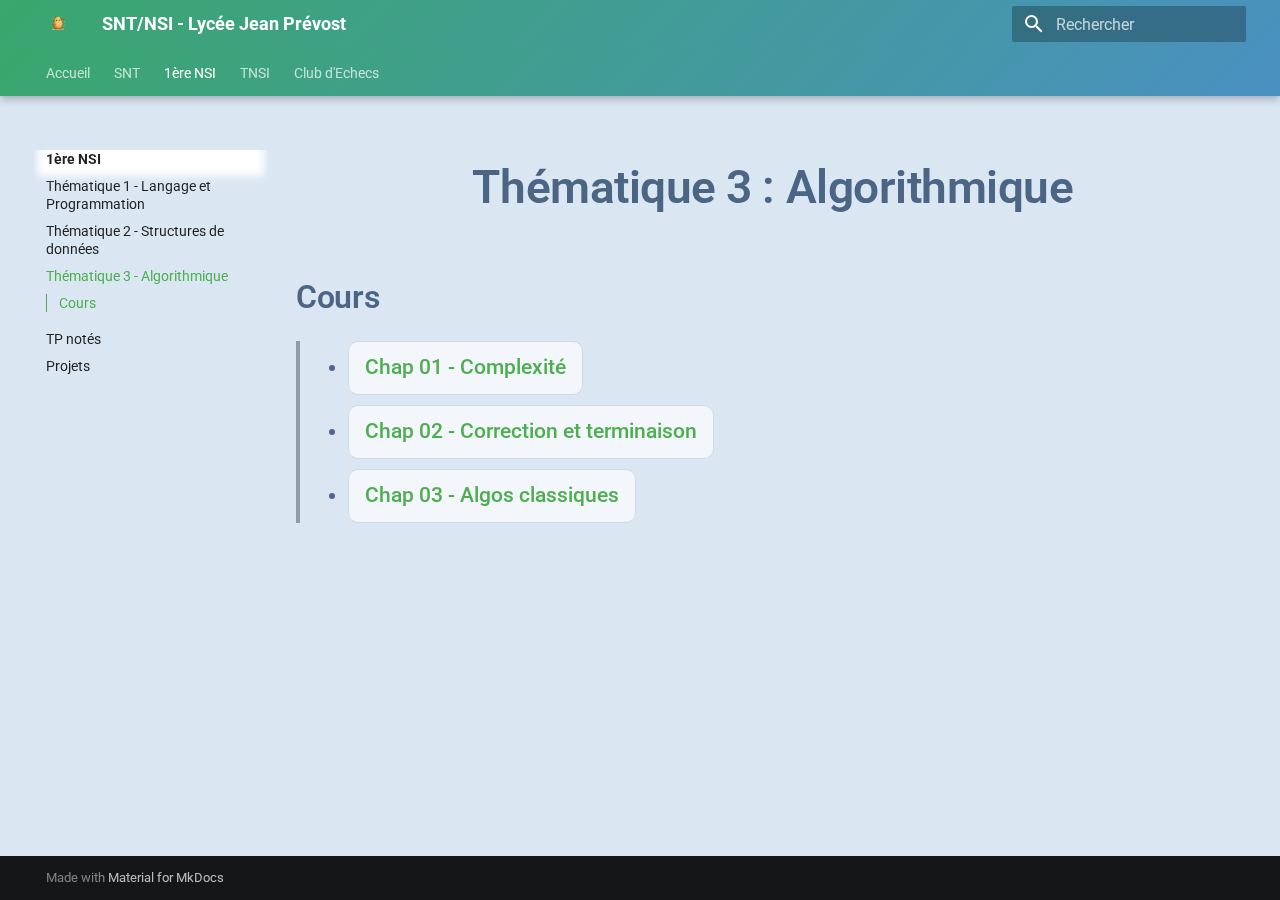
<file: 1NSI/algo/index.html>
<!doctype html>
<html lang="fr" class="no-js">
  <head>
    
      <meta charset="utf-8">
      <meta name="viewport" content="width=device-width,initial-scale=1">
      
      
      
      
        <link rel="prev" href="../donnees/">
      
      
        <link rel="next" href="../tp/">
      
      
        
      
      
      <link rel="icon" href="../../assets/logo3.png">
      <meta name="generator" content="mkdocs-1.6.1, mkdocs-material-9.7.6">
    
    
      
        <title>Thématique 3 - Algorithmique - SNT/NSI - Lycée Jean Prévost</title>
      
    
    
      <link rel="stylesheet" href="../../assets/stylesheets/main.484c7ddc.min.css">
      
        
        <link rel="stylesheet" href="../../assets/stylesheets/palette.ab4e12ef.min.css">
      
      


    
    
      
    
    
      
        
        
        <link rel="preconnect" href="https://fonts.gstatic.com" crossorigin>
        <link rel="stylesheet" href="https://fonts.googleapis.com/css?family=Roboto:300,300i,400,400i,700,700i%7CRoboto+Mono:400,400i,700,700i&display=fallback">
        <style>:root{--md-text-font:"Roboto";--md-code-font:"Roboto Mono"}</style>
      
    
    
      <link rel="stylesheet" href="../../styles/site.css">
    
    <script>__md_scope=new URL("../..",location),__md_hash=e=>[...e].reduce(((e,_)=>(e<<5)-e+_.charCodeAt(0)),0),__md_get=(e,_=localStorage,t=__md_scope)=>JSON.parse(_.getItem(t.pathname+"."+e)),__md_set=(e,_,t=localStorage,a=__md_scope)=>{try{t.setItem(a.pathname+"."+e,JSON.stringify(_))}catch(e){}}</script>
    
      

    
    
  </head>
  
  
    
    
      
    
    
    
    
    <body dir="ltr" data-md-color-scheme="default" data-md-color-primary="green" data-md-color-accent="lime">
  
    
    <input class="md-toggle" data-md-toggle="drawer" type="checkbox" id="__drawer" autocomplete="off">
    <input class="md-toggle" data-md-toggle="search" type="checkbox" id="__search" autocomplete="off">
    <label class="md-overlay" for="__drawer"></label>
    <div data-md-component="skip">
      
        
        <a href="#thematique-3-algorithmique" class="md-skip">
          Aller au contenu
        </a>
      
    </div>
    <div data-md-component="announce">
      
    </div>
    
    
      

  

<header class="md-header md-header--shadow md-header--lifted" data-md-component="header">
  <nav class="md-header__inner md-grid" aria-label="En-tête">
    <a href="../.." title="SNT/NSI - Lycée Jean Prévost" class="md-header__button md-logo" aria-label="SNT/NSI - Lycée Jean Prévost" data-md-component="logo">
      
  <img src="../../assets/logo3.png" alt="logo">

    </a>
    <label class="md-header__button md-icon" for="__drawer">
      
      <svg xmlns="http://www.w3.org/2000/svg" viewBox="0 0 24 24"><path d="M3 6h18v2H3zm0 5h18v2H3zm0 5h18v2H3z"/></svg>
    </label>
    <div class="md-header__title" data-md-component="header-title">
      <div class="md-header__ellipsis">
        <div class="md-header__topic">
          <span class="md-ellipsis">
            SNT/NSI - Lycée Jean Prévost
          </span>
        </div>
        <div class="md-header__topic" data-md-component="header-topic">
          <span class="md-ellipsis">
            
              Thématique 3 - Algorithmique
            
          </span>
        </div>
      </div>
    </div>
    
      
        <form class="md-header__option" data-md-component="palette">
  
    
    
    
    <input class="md-option" data-md-color-media="" data-md-color-scheme="default" data-md-color-primary="green" data-md-color-accent="lime"  aria-hidden="true"  type="radio" name="__palette" id="__palette_0">
    
  
</form>
      
    
    
      <script>var palette=__md_get("__palette");if(palette&&palette.color){if("(prefers-color-scheme)"===palette.color.media){var media=matchMedia("(prefers-color-scheme: light)"),input=document.querySelector(media.matches?"[data-md-color-media='(prefers-color-scheme: light)']":"[data-md-color-media='(prefers-color-scheme: dark)']");palette.color.media=input.getAttribute("data-md-color-media"),palette.color.scheme=input.getAttribute("data-md-color-scheme"),palette.color.primary=input.getAttribute("data-md-color-primary"),palette.color.accent=input.getAttribute("data-md-color-accent")}for(var[key,value]of Object.entries(palette.color))document.body.setAttribute("data-md-color-"+key,value)}</script>
    
    
    
      
      
        <label class="md-header__button md-icon" for="__search">
          
          <svg xmlns="http://www.w3.org/2000/svg" viewBox="0 0 24 24"><path d="M9.5 3A6.5 6.5 0 0 1 16 9.5c0 1.61-.59 3.09-1.56 4.23l.27.27h.79l5 5-1.5 1.5-5-5v-.79l-.27-.27A6.52 6.52 0 0 1 9.5 16 6.5 6.5 0 0 1 3 9.5 6.5 6.5 0 0 1 9.5 3m0 2C7 5 5 7 5 9.5S7 14 9.5 14 14 12 14 9.5 12 5 9.5 5"/></svg>
        </label>
        <div class="md-search" data-md-component="search" role="dialog">
  <label class="md-search__overlay" for="__search"></label>
  <div class="md-search__inner" role="search">
    <form class="md-search__form" name="search">
      <input type="text" class="md-search__input" name="query" aria-label="Rechercher" placeholder="Rechercher" autocapitalize="off" autocorrect="off" autocomplete="off" spellcheck="false" data-md-component="search-query" required>
      <label class="md-search__icon md-icon" for="__search">
        
        <svg xmlns="http://www.w3.org/2000/svg" viewBox="0 0 24 24"><path d="M9.5 3A6.5 6.5 0 0 1 16 9.5c0 1.61-.59 3.09-1.56 4.23l.27.27h.79l5 5-1.5 1.5-5-5v-.79l-.27-.27A6.52 6.52 0 0 1 9.5 16 6.5 6.5 0 0 1 3 9.5 6.5 6.5 0 0 1 9.5 3m0 2C7 5 5 7 5 9.5S7 14 9.5 14 14 12 14 9.5 12 5 9.5 5"/></svg>
        
        <svg xmlns="http://www.w3.org/2000/svg" viewBox="0 0 24 24"><path d="M20 11v2H8l5.5 5.5-1.42 1.42L4.16 12l7.92-7.92L13.5 5.5 8 11z"/></svg>
      </label>
      <nav class="md-search__options" aria-label="Recherche">
        
        <button type="reset" class="md-search__icon md-icon" title="Effacer" aria-label="Effacer" tabindex="-1">
          
          <svg xmlns="http://www.w3.org/2000/svg" viewBox="0 0 24 24"><path d="M19 6.41 17.59 5 12 10.59 6.41 5 5 6.41 10.59 12 5 17.59 6.41 19 12 13.41 17.59 19 19 17.59 13.41 12z"/></svg>
        </button>
      </nav>
      
    </form>
    <div class="md-search__output">
      <div class="md-search__scrollwrap" tabindex="0" data-md-scrollfix>
        <div class="md-search-result" data-md-component="search-result">
          <div class="md-search-result__meta">
            Initialisation de la recherche
          </div>
          <ol class="md-search-result__list" role="presentation"></ol>
        </div>
      </div>
    </div>
  </div>
</div>
      
    
    
  </nav>
  
    
      
<nav class="md-tabs" aria-label="Onglets" data-md-component="tabs">
  <div class="md-grid">
    <ul class="md-tabs__list">
      
        
  
  
  
  
    
    
      <li class="md-tabs__item">
        <a href="../.." class="md-tabs__link">
          
  
  
    
  
  Accueil

        </a>
      </li>
    
  

      
        
  
  
  
  
    
    
      <li class="md-tabs__item">
        <a href="../../SNT/" class="md-tabs__link">
          
  
  
    
  
  SNT

        </a>
      </li>
    
  

      
        
  
  
  
    
  
  
    
    
      <li class="md-tabs__item md-tabs__item--active">
        <a href="../" class="md-tabs__link">
          
  
  
    
  
  1ère NSI

        </a>
      </li>
    
  

      
        
  
  
  
  
    
    
      <li class="md-tabs__item">
        <a href="../../TNSI/" class="md-tabs__link">
          
  
  
    
  
  TNSI

        </a>
      </li>
    
  

      
        
  
  
  
  
    <li class="md-tabs__item">
      <a href="../../echecs/" class="md-tabs__link">
        
  
  
    
  
  Club d'Echecs

      </a>
    </li>
  

      
    </ul>
  </div>
</nav>
    
  
</header>
    
    <div class="md-container" data-md-component="container">
      
      
        
      
      <main class="md-main" data-md-component="main">
        <div class="md-main__inner md-grid">
          
            
              
              <div class="md-sidebar md-sidebar--primary" data-md-component="sidebar" data-md-type="navigation" >
                <div class="md-sidebar__scrollwrap">
                  <div class="md-sidebar__inner">
                    


  


  

<nav class="md-nav md-nav--primary md-nav--lifted md-nav--integrated" aria-label="Navigation" data-md-level="0">
  <label class="md-nav__title" for="__drawer">
    <a href="../.." title="SNT/NSI - Lycée Jean Prévost" class="md-nav__button md-logo" aria-label="SNT/NSI - Lycée Jean Prévost" data-md-component="logo">
      
  <img src="../../assets/logo3.png" alt="logo">

    </a>
    SNT/NSI - Lycée Jean Prévost
  </label>
  
  <ul class="md-nav__list" data-md-scrollfix>
    
      
      
  
  
  
  
    
    
      
        
          
        
      
    
    
    
      
      
    
    
    <li class="md-nav__item md-nav__item--nested">
      
        
        
        <input class="md-nav__toggle md-toggle " type="checkbox" id="__nav_1" >
        
          
          <div class="md-nav__link md-nav__container">
            <a href="../.." class="md-nav__link ">
              
  
  
  <span class="md-ellipsis">
    
  
    Accueil
  

    
  </span>
  
  

            </a>
            
          </div>
        
        <nav class="md-nav" data-md-level="1" aria-labelledby="__nav_1_label" aria-expanded="false">
          <label class="md-nav__title" for="__nav_1">
            <span class="md-nav__icon md-icon"></span>
            
  
    Accueil
  

          </label>
          <ul class="md-nav__list" data-md-scrollfix>
            
              
            
          </ul>
        </nav>
      
    </li>
  

    
      
      
  
  
  
  
    
    
      
        
          
        
      
        
      
        
      
        
      
    
    
    
      
      
    
    
    <li class="md-nav__item md-nav__item--nested">
      
        
        
        <input class="md-nav__toggle md-toggle " type="checkbox" id="__nav_2" >
        
          
          <div class="md-nav__link md-nav__container">
            <a href="../../SNT/" class="md-nav__link ">
              
  
  
  <span class="md-ellipsis">
    
  
    SNT
  

    
  </span>
  
  

            </a>
            
              
              <label class="md-nav__link " for="__nav_2" id="__nav_2_label" tabindex="0">
                <span class="md-nav__icon md-icon"></span>
              </label>
            
          </div>
        
        <nav class="md-nav" data-md-level="1" aria-labelledby="__nav_2_label" aria-expanded="false">
          <label class="md-nav__title" for="__nav_2">
            <span class="md-nav__icon md-icon"></span>
            
  
    SNT
  

          </label>
          <ul class="md-nav__list" data-md-scrollfix>
            
              
            
              
                
  
  
  
  
    <li class="md-nav__item">
      <a href="../../SNT/python/" class="md-nav__link">
        
  
  
  <span class="md-ellipsis">
    
  
    Thématique 0 - Python
  

    
  </span>
  
  

      </a>
    </li>
  

              
            
              
                
  
  
  
  
    <li class="md-nav__item">
      <a href="../../SNT/internet/" class="md-nav__link">
        
  
  
  <span class="md-ellipsis">
    
  
    Thématique 1 - Internet
  

    
  </span>
  
  

      </a>
    </li>
  

              
            
              
                
  
  
  
  
    <li class="md-nav__item">
      <a href="../../SNT/web/" class="md-nav__link">
        
  
  
  <span class="md-ellipsis">
    
  
    Thématique 2 - Web
  

    
  </span>
  
  

      </a>
    </li>
  

              
            
          </ul>
        </nav>
      
    </li>
  

    
      
      
  
  
    
  
  
  
    
    
      
        
          
        
      
        
      
        
      
        
      
        
      
        
      
    
    
    
      
        
        
      
      
    
    
    <li class="md-nav__item md-nav__item--active md-nav__item--section md-nav__item--nested">
      
        
        
        <input class="md-nav__toggle md-toggle " type="checkbox" id="__nav_3" checked>
        
          
          <div class="md-nav__link md-nav__container">
            <a href="../" class="md-nav__link ">
              
  
  
  <span class="md-ellipsis">
    
  
    1ère NSI
  

    
  </span>
  
  

            </a>
            
              
              <label class="md-nav__link " for="__nav_3" id="__nav_3_label" tabindex="">
                <span class="md-nav__icon md-icon"></span>
              </label>
            
          </div>
        
        <nav class="md-nav" data-md-level="1" aria-labelledby="__nav_3_label" aria-expanded="true">
          <label class="md-nav__title" for="__nav_3">
            <span class="md-nav__icon md-icon"></span>
            
  
    1ère NSI
  

          </label>
          <ul class="md-nav__list" data-md-scrollfix>
            
              
            
              
                
  
  
  
  
    <li class="md-nav__item">
      <a href="../python/" class="md-nav__link">
        
  
  
  <span class="md-ellipsis">
    
  
    Thématique 1 - Langage et Programmation
  

    
  </span>
  
  

      </a>
    </li>
  

              
            
              
                
  
  
  
  
    <li class="md-nav__item">
      <a href="../donnees/" class="md-nav__link">
        
  
  
  <span class="md-ellipsis">
    
  
    Thématique 2 - Structures de données
  

    
  </span>
  
  

      </a>
    </li>
  

              
            
              
                
  
  
    
  
  
  
    <li class="md-nav__item md-nav__item--active">
      
      <input class="md-nav__toggle md-toggle" type="checkbox" id="__toc">
      
      
        
      
      
        <label class="md-nav__link md-nav__link--active" for="__toc">
          
  
  
  <span class="md-ellipsis">
    
  
    Thématique 3 - Algorithmique
  

    
  </span>
  
  

          <span class="md-nav__icon md-icon"></span>
        </label>
      
      <a href="./" class="md-nav__link md-nav__link--active">
        
  
  
  <span class="md-ellipsis">
    
  
    Thématique 3 - Algorithmique
  

    
  </span>
  
  

      </a>
      
        

<nav class="md-nav md-nav--secondary" aria-label="Table des matières">
  
  
  
    
  
  
    <label class="md-nav__title" for="__toc">
      <span class="md-nav__icon md-icon"></span>
      Table des matières
    </label>
    <ul class="md-nav__list" data-md-component="toc" data-md-scrollfix>
      
        <li class="md-nav__item">
  <a href="#cours" class="md-nav__link">
    <span class="md-ellipsis">
      
        Cours
      
    </span>
  </a>
  
</li>
      
    </ul>
  
</nav>
      
    </li>
  

              
            
              
                
  
  
  
  
    <li class="md-nav__item">
      <a href="../tp/" class="md-nav__link">
        
  
  
  <span class="md-ellipsis">
    
  
    TP notés
  

    
  </span>
  
  

      </a>
    </li>
  

              
            
              
                
  
  
  
  
    <li class="md-nav__item">
      <a href="../projet/" class="md-nav__link">
        
  
  
  <span class="md-ellipsis">
    
  
    Projets
  

    
  </span>
  
  

      </a>
    </li>
  

              
            
          </ul>
        </nav>
      
    </li>
  

    
      
      
  
  
  
  
    
    
      
        
          
        
      
        
      
        
      
        
      
        
      
        
      
        
      
    
    
    
      
      
    
    
    <li class="md-nav__item md-nav__item--nested">
      
        
        
        <input class="md-nav__toggle md-toggle " type="checkbox" id="__nav_4" >
        
          
          <div class="md-nav__link md-nav__container">
            <a href="../../TNSI/" class="md-nav__link ">
              
  
  
  <span class="md-ellipsis">
    
  
    TNSI
  

    
  </span>
  
  

            </a>
            
              
              <label class="md-nav__link " for="__nav_4" id="__nav_4_label" tabindex="0">
                <span class="md-nav__icon md-icon"></span>
              </label>
            
          </div>
        
        <nav class="md-nav" data-md-level="1" aria-labelledby="__nav_4_label" aria-expanded="false">
          <label class="md-nav__title" for="__nav_4">
            <span class="md-nav__icon md-icon"></span>
            
  
    TNSI
  

          </label>
          <ul class="md-nav__list" data-md-scrollfix>
            
              
            
              
                
  
  
  
  
    <li class="md-nav__item">
      <a href="../../TNSI/python/" class="md-nav__link">
        
  
  
  <span class="md-ellipsis">
    
  
    Thématique 1 - Langage et Programmation
  

    
  </span>
  
  

      </a>
    </li>
  

              
            
              
                
  
  
  
  
    <li class="md-nav__item">
      <a href="../../TNSI/donnees/" class="md-nav__link">
        
  
  
  <span class="md-ellipsis">
    
  
    Thématique 2 - Structures de données
  

    
  </span>
  
  

      </a>
    </li>
  

              
            
              
                
  
  
  
  
    <li class="md-nav__item">
      <a href="../../TNSI/bdd/" class="md-nav__link">
        
  
  
  <span class="md-ellipsis">
    
  
    Thématique 3 - Base de données
  

    
  </span>
  
  

      </a>
    </li>
  

              
            
              
                
  
  
  
  
    <li class="md-nav__item">
      <a href="../../TNSI/architecture/" class="md-nav__link">
        
  
  
  <span class="md-ellipsis">
    
  
    Thématique 4 - Architecture et OS
  

    
  </span>
  
  

      </a>
    </li>
  

              
            
              
                
  
  
  
  
    <li class="md-nav__item">
      <a href="../../TNSI/tp/" class="md-nav__link">
        
  
  
  <span class="md-ellipsis">
    
  
    TP notés
  

    
  </span>
  
  

      </a>
    </li>
  

              
            
              
                
  
  
  
  
    <li class="md-nav__item">
      <a href="../../TNSI/projet/" class="md-nav__link">
        
  
  
  <span class="md-ellipsis">
    
  
    Projets
  

    
  </span>
  
  

      </a>
    </li>
  

              
            
          </ul>
        </nav>
      
    </li>
  

    
      
      
  
  
  
  
    <li class="md-nav__item">
      <a href="../../echecs/" class="md-nav__link">
        
  
  
  <span class="md-ellipsis">
    
  
    Club d'Echecs
  

    
  </span>
  
  

      </a>
    </li>
  

    
  </ul>
</nav>
                  </div>
                </div>
              </div>
            
            
          
          
            <div class="md-content" data-md-component="content">
              
                




              
              <article class="md-content__inner md-typeset">
                
                  



<h1 id="thematique-3-algorithmique">Thématique 3 : Algorithmique</h1>
<h2 id="cours">Cours</h2>
<blockquote>
<ul>
<li><a href="../Cours/T3C1.pdf">Chap 01 - Complexité</a> </li>
<li><a href="../Cours/T3C2.pdf">Chap 02 - Correction et terminaison </a> </li>
<li><a href="../Cours/T3C3.pdf">Chap 03 - Algos classiques</a> </li>
</ul>
</blockquote>












                
              </article>
            </div>
          
          
<script>var target=document.getElementById(location.hash.slice(1));target&&target.name&&(target.checked=target.name.startsWith("__tabbed_"))</script>
        </div>
        
          <button type="button" class="md-top md-icon" data-md-component="top" hidden>
  
  <svg xmlns="http://www.w3.org/2000/svg" viewBox="0 0 24 24"><path d="M13 20h-2V8l-5.5 5.5-1.42-1.42L12 4.16l7.92 7.92-1.42 1.42L13 8z"/></svg>
  Retour en haut de la page
</button>
        
      </main>
      
        <footer class="md-footer">
  
  <div class="md-footer-meta md-typeset">
    <div class="md-footer-meta__inner md-grid">
      <div class="md-copyright">
  
  
    Made with
    <a href="https://squidfunk.github.io/mkdocs-material/" target="_blank" rel="noopener">
      Material for MkDocs
    </a>
  
</div>
      
    </div>
  </div>
</footer>
      
    </div>
    <div class="md-dialog" data-md-component="dialog">
      <div class="md-dialog__inner md-typeset"></div>
    </div>
    
    
    
      
      
      <script id="__config" type="application/json">{"annotate": null, "base": "../..", "features": ["navigation.tabs", "navigation.tabs.sticky", "navigation.top", "navigation.indexes", "navigation.path", "toc.integrate", "header.autohide", "navigation.instant"], "search": "../../assets/javascripts/workers/search.2c215733.min.js", "tags": null, "translations": {"clipboard.copied": "Copi\u00e9 dans le presse-papier", "clipboard.copy": "Copier dans le presse-papier", "search.result.more.one": "1 de plus sur cette page", "search.result.more.other": "# de plus sur cette page", "search.result.none": "Aucun document trouv\u00e9", "search.result.one": "1 document trouv\u00e9", "search.result.other": "# documents trouv\u00e9s", "search.result.placeholder": "Taper pour d\u00e9marrer la recherche", "search.result.term.missing": "Non trouv\u00e9", "select.version": "S\u00e9lectionner la version"}, "version": null}</script>
    
    
      <script src="../../assets/javascripts/bundle.79ae519e.min.js"></script>
      
    
  </body>
</html>
</file>
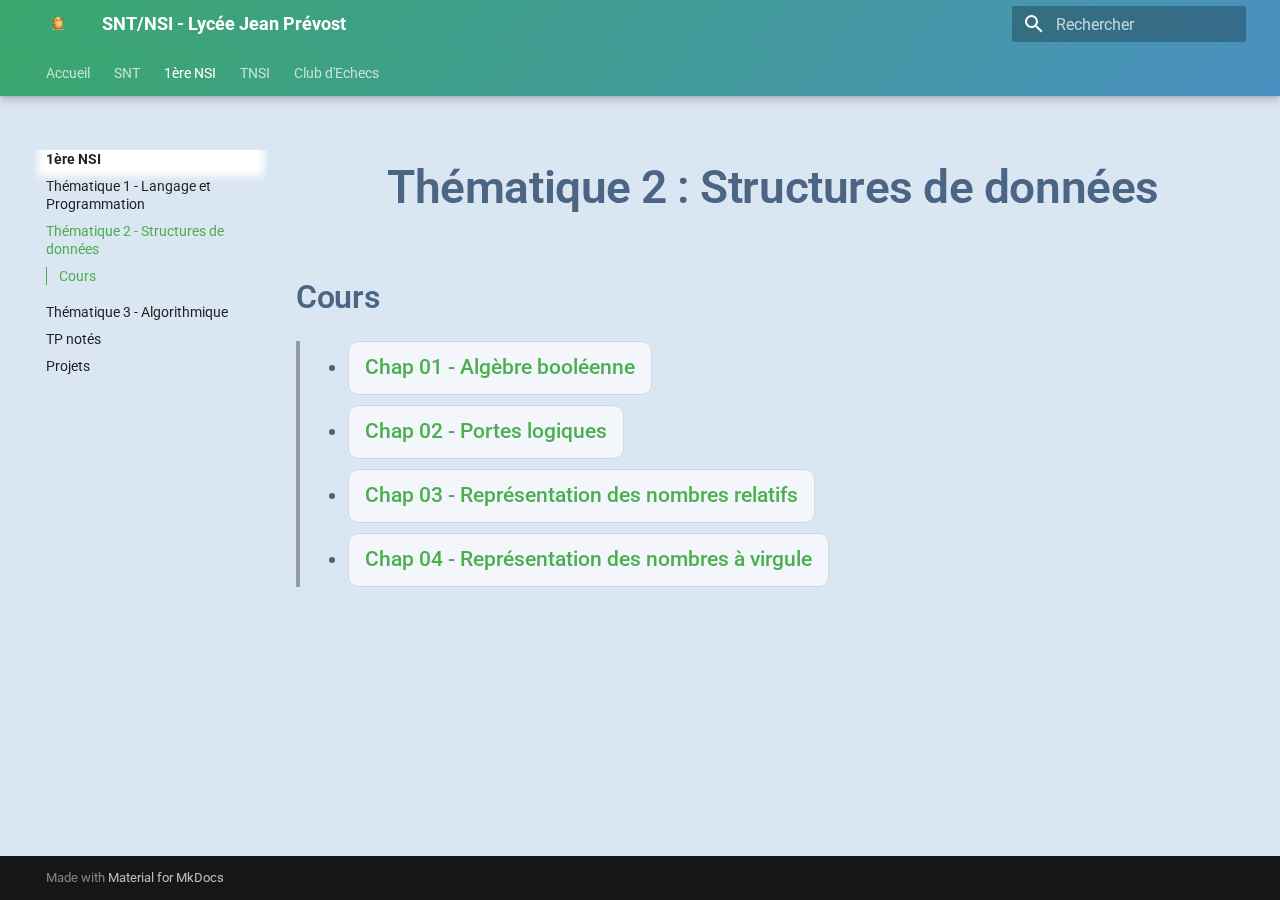
<file: 1NSI/donnees/index.html>
<!doctype html>
<html lang="fr" class="no-js">
  <head>
    
      <meta charset="utf-8">
      <meta name="viewport" content="width=device-width,initial-scale=1">
      
      
      
      
        <link rel="prev" href="../python/">
      
      
        <link rel="next" href="../algo/">
      
      
        
      
      
      <link rel="icon" href="../../assets/logo3.png">
      <meta name="generator" content="mkdocs-1.6.1, mkdocs-material-9.7.6">
    
    
      
        <title>Thématique 2 - Structures de données - SNT/NSI - Lycée Jean Prévost</title>
      
    
    
      <link rel="stylesheet" href="../../assets/stylesheets/main.484c7ddc.min.css">
      
        
        <link rel="stylesheet" href="../../assets/stylesheets/palette.ab4e12ef.min.css">
      
      


    
    
      
    
    
      
        
        
        <link rel="preconnect" href="https://fonts.gstatic.com" crossorigin>
        <link rel="stylesheet" href="https://fonts.googleapis.com/css?family=Roboto:300,300i,400,400i,700,700i%7CRoboto+Mono:400,400i,700,700i&display=fallback">
        <style>:root{--md-text-font:"Roboto";--md-code-font:"Roboto Mono"}</style>
      
    
    
      <link rel="stylesheet" href="../../styles/site.css">
    
    <script>__md_scope=new URL("../..",location),__md_hash=e=>[...e].reduce(((e,_)=>(e<<5)-e+_.charCodeAt(0)),0),__md_get=(e,_=localStorage,t=__md_scope)=>JSON.parse(_.getItem(t.pathname+"."+e)),__md_set=(e,_,t=localStorage,a=__md_scope)=>{try{t.setItem(a.pathname+"."+e,JSON.stringify(_))}catch(e){}}</script>
    
      

    
    
  </head>
  
  
    
    
      
    
    
    
    
    <body dir="ltr" data-md-color-scheme="default" data-md-color-primary="green" data-md-color-accent="lime">
  
    
    <input class="md-toggle" data-md-toggle="drawer" type="checkbox" id="__drawer" autocomplete="off">
    <input class="md-toggle" data-md-toggle="search" type="checkbox" id="__search" autocomplete="off">
    <label class="md-overlay" for="__drawer"></label>
    <div data-md-component="skip">
      
        
        <a href="#thematique-2-structures-de-donnees" class="md-skip">
          Aller au contenu
        </a>
      
    </div>
    <div data-md-component="announce">
      
    </div>
    
    
      

  

<header class="md-header md-header--shadow md-header--lifted" data-md-component="header">
  <nav class="md-header__inner md-grid" aria-label="En-tête">
    <a href="../.." title="SNT/NSI - Lycée Jean Prévost" class="md-header__button md-logo" aria-label="SNT/NSI - Lycée Jean Prévost" data-md-component="logo">
      
  <img src="../../assets/logo3.png" alt="logo">

    </a>
    <label class="md-header__button md-icon" for="__drawer">
      
      <svg xmlns="http://www.w3.org/2000/svg" viewBox="0 0 24 24"><path d="M3 6h18v2H3zm0 5h18v2H3zm0 5h18v2H3z"/></svg>
    </label>
    <div class="md-header__title" data-md-component="header-title">
      <div class="md-header__ellipsis">
        <div class="md-header__topic">
          <span class="md-ellipsis">
            SNT/NSI - Lycée Jean Prévost
          </span>
        </div>
        <div class="md-header__topic" data-md-component="header-topic">
          <span class="md-ellipsis">
            
              Thématique 2 - Structures de données
            
          </span>
        </div>
      </div>
    </div>
    
      
        <form class="md-header__option" data-md-component="palette">
  
    
    
    
    <input class="md-option" data-md-color-media="" data-md-color-scheme="default" data-md-color-primary="green" data-md-color-accent="lime"  aria-hidden="true"  type="radio" name="__palette" id="__palette_0">
    
  
</form>
      
    
    
      <script>var palette=__md_get("__palette");if(palette&&palette.color){if("(prefers-color-scheme)"===palette.color.media){var media=matchMedia("(prefers-color-scheme: light)"),input=document.querySelector(media.matches?"[data-md-color-media='(prefers-color-scheme: light)']":"[data-md-color-media='(prefers-color-scheme: dark)']");palette.color.media=input.getAttribute("data-md-color-media"),palette.color.scheme=input.getAttribute("data-md-color-scheme"),palette.color.primary=input.getAttribute("data-md-color-primary"),palette.color.accent=input.getAttribute("data-md-color-accent")}for(var[key,value]of Object.entries(palette.color))document.body.setAttribute("data-md-color-"+key,value)}</script>
    
    
    
      
      
        <label class="md-header__button md-icon" for="__search">
          
          <svg xmlns="http://www.w3.org/2000/svg" viewBox="0 0 24 24"><path d="M9.5 3A6.5 6.5 0 0 1 16 9.5c0 1.61-.59 3.09-1.56 4.23l.27.27h.79l5 5-1.5 1.5-5-5v-.79l-.27-.27A6.52 6.52 0 0 1 9.5 16 6.5 6.5 0 0 1 3 9.5 6.5 6.5 0 0 1 9.5 3m0 2C7 5 5 7 5 9.5S7 14 9.5 14 14 12 14 9.5 12 5 9.5 5"/></svg>
        </label>
        <div class="md-search" data-md-component="search" role="dialog">
  <label class="md-search__overlay" for="__search"></label>
  <div class="md-search__inner" role="search">
    <form class="md-search__form" name="search">
      <input type="text" class="md-search__input" name="query" aria-label="Rechercher" placeholder="Rechercher" autocapitalize="off" autocorrect="off" autocomplete="off" spellcheck="false" data-md-component="search-query" required>
      <label class="md-search__icon md-icon" for="__search">
        
        <svg xmlns="http://www.w3.org/2000/svg" viewBox="0 0 24 24"><path d="M9.5 3A6.5 6.5 0 0 1 16 9.5c0 1.61-.59 3.09-1.56 4.23l.27.27h.79l5 5-1.5 1.5-5-5v-.79l-.27-.27A6.52 6.52 0 0 1 9.5 16 6.5 6.5 0 0 1 3 9.5 6.5 6.5 0 0 1 9.5 3m0 2C7 5 5 7 5 9.5S7 14 9.5 14 14 12 14 9.5 12 5 9.5 5"/></svg>
        
        <svg xmlns="http://www.w3.org/2000/svg" viewBox="0 0 24 24"><path d="M20 11v2H8l5.5 5.5-1.42 1.42L4.16 12l7.92-7.92L13.5 5.5 8 11z"/></svg>
      </label>
      <nav class="md-search__options" aria-label="Recherche">
        
        <button type="reset" class="md-search__icon md-icon" title="Effacer" aria-label="Effacer" tabindex="-1">
          
          <svg xmlns="http://www.w3.org/2000/svg" viewBox="0 0 24 24"><path d="M19 6.41 17.59 5 12 10.59 6.41 5 5 6.41 10.59 12 5 17.59 6.41 19 12 13.41 17.59 19 19 17.59 13.41 12z"/></svg>
        </button>
      </nav>
      
    </form>
    <div class="md-search__output">
      <div class="md-search__scrollwrap" tabindex="0" data-md-scrollfix>
        <div class="md-search-result" data-md-component="search-result">
          <div class="md-search-result__meta">
            Initialisation de la recherche
          </div>
          <ol class="md-search-result__list" role="presentation"></ol>
        </div>
      </div>
    </div>
  </div>
</div>
      
    
    
  </nav>
  
    
      
<nav class="md-tabs" aria-label="Onglets" data-md-component="tabs">
  <div class="md-grid">
    <ul class="md-tabs__list">
      
        
  
  
  
  
    
    
      <li class="md-tabs__item">
        <a href="../.." class="md-tabs__link">
          
  
  
    
  
  Accueil

        </a>
      </li>
    
  

      
        
  
  
  
  
    
    
      <li class="md-tabs__item">
        <a href="../../SNT/" class="md-tabs__link">
          
  
  
    
  
  SNT

        </a>
      </li>
    
  

      
        
  
  
  
    
  
  
    
    
      <li class="md-tabs__item md-tabs__item--active">
        <a href="../" class="md-tabs__link">
          
  
  
    
  
  1ère NSI

        </a>
      </li>
    
  

      
        
  
  
  
  
    
    
      <li class="md-tabs__item">
        <a href="../../TNSI/" class="md-tabs__link">
          
  
  
    
  
  TNSI

        </a>
      </li>
    
  

      
        
  
  
  
  
    <li class="md-tabs__item">
      <a href="../../echecs/" class="md-tabs__link">
        
  
  
    
  
  Club d'Echecs

      </a>
    </li>
  

      
    </ul>
  </div>
</nav>
    
  
</header>
    
    <div class="md-container" data-md-component="container">
      
      
        
      
      <main class="md-main" data-md-component="main">
        <div class="md-main__inner md-grid">
          
            
              
              <div class="md-sidebar md-sidebar--primary" data-md-component="sidebar" data-md-type="navigation" >
                <div class="md-sidebar__scrollwrap">
                  <div class="md-sidebar__inner">
                    


  


  

<nav class="md-nav md-nav--primary md-nav--lifted md-nav--integrated" aria-label="Navigation" data-md-level="0">
  <label class="md-nav__title" for="__drawer">
    <a href="../.." title="SNT/NSI - Lycée Jean Prévost" class="md-nav__button md-logo" aria-label="SNT/NSI - Lycée Jean Prévost" data-md-component="logo">
      
  <img src="../../assets/logo3.png" alt="logo">

    </a>
    SNT/NSI - Lycée Jean Prévost
  </label>
  
  <ul class="md-nav__list" data-md-scrollfix>
    
      
      
  
  
  
  
    
    
      
        
          
        
      
    
    
    
      
      
    
    
    <li class="md-nav__item md-nav__item--nested">
      
        
        
        <input class="md-nav__toggle md-toggle " type="checkbox" id="__nav_1" >
        
          
          <div class="md-nav__link md-nav__container">
            <a href="../.." class="md-nav__link ">
              
  
  
  <span class="md-ellipsis">
    
  
    Accueil
  

    
  </span>
  
  

            </a>
            
          </div>
        
        <nav class="md-nav" data-md-level="1" aria-labelledby="__nav_1_label" aria-expanded="false">
          <label class="md-nav__title" for="__nav_1">
            <span class="md-nav__icon md-icon"></span>
            
  
    Accueil
  

          </label>
          <ul class="md-nav__list" data-md-scrollfix>
            
              
            
          </ul>
        </nav>
      
    </li>
  

    
      
      
  
  
  
  
    
    
      
        
          
        
      
        
      
        
      
        
      
    
    
    
      
      
    
    
    <li class="md-nav__item md-nav__item--nested">
      
        
        
        <input class="md-nav__toggle md-toggle " type="checkbox" id="__nav_2" >
        
          
          <div class="md-nav__link md-nav__container">
            <a href="../../SNT/" class="md-nav__link ">
              
  
  
  <span class="md-ellipsis">
    
  
    SNT
  

    
  </span>
  
  

            </a>
            
              
              <label class="md-nav__link " for="__nav_2" id="__nav_2_label" tabindex="0">
                <span class="md-nav__icon md-icon"></span>
              </label>
            
          </div>
        
        <nav class="md-nav" data-md-level="1" aria-labelledby="__nav_2_label" aria-expanded="false">
          <label class="md-nav__title" for="__nav_2">
            <span class="md-nav__icon md-icon"></span>
            
  
    SNT
  

          </label>
          <ul class="md-nav__list" data-md-scrollfix>
            
              
            
              
                
  
  
  
  
    <li class="md-nav__item">
      <a href="../../SNT/python/" class="md-nav__link">
        
  
  
  <span class="md-ellipsis">
    
  
    Thématique 0 - Python
  

    
  </span>
  
  

      </a>
    </li>
  

              
            
              
                
  
  
  
  
    <li class="md-nav__item">
      <a href="../../SNT/internet/" class="md-nav__link">
        
  
  
  <span class="md-ellipsis">
    
  
    Thématique 1 - Internet
  

    
  </span>
  
  

      </a>
    </li>
  

              
            
              
                
  
  
  
  
    <li class="md-nav__item">
      <a href="../../SNT/web/" class="md-nav__link">
        
  
  
  <span class="md-ellipsis">
    
  
    Thématique 2 - Web
  

    
  </span>
  
  

      </a>
    </li>
  

              
            
          </ul>
        </nav>
      
    </li>
  

    
      
      
  
  
    
  
  
  
    
    
      
        
          
        
      
        
      
        
      
        
      
        
      
        
      
    
    
    
      
        
        
      
      
    
    
    <li class="md-nav__item md-nav__item--active md-nav__item--section md-nav__item--nested">
      
        
        
        <input class="md-nav__toggle md-toggle " type="checkbox" id="__nav_3" checked>
        
          
          <div class="md-nav__link md-nav__container">
            <a href="../" class="md-nav__link ">
              
  
  
  <span class="md-ellipsis">
    
  
    1ère NSI
  

    
  </span>
  
  

            </a>
            
              
              <label class="md-nav__link " for="__nav_3" id="__nav_3_label" tabindex="">
                <span class="md-nav__icon md-icon"></span>
              </label>
            
          </div>
        
        <nav class="md-nav" data-md-level="1" aria-labelledby="__nav_3_label" aria-expanded="true">
          <label class="md-nav__title" for="__nav_3">
            <span class="md-nav__icon md-icon"></span>
            
  
    1ère NSI
  

          </label>
          <ul class="md-nav__list" data-md-scrollfix>
            
              
            
              
                
  
  
  
  
    <li class="md-nav__item">
      <a href="../python/" class="md-nav__link">
        
  
  
  <span class="md-ellipsis">
    
  
    Thématique 1 - Langage et Programmation
  

    
  </span>
  
  

      </a>
    </li>
  

              
            
              
                
  
  
    
  
  
  
    <li class="md-nav__item md-nav__item--active">
      
      <input class="md-nav__toggle md-toggle" type="checkbox" id="__toc">
      
      
        
      
      
        <label class="md-nav__link md-nav__link--active" for="__toc">
          
  
  
  <span class="md-ellipsis">
    
  
    Thématique 2 - Structures de données
  

    
  </span>
  
  

          <span class="md-nav__icon md-icon"></span>
        </label>
      
      <a href="./" class="md-nav__link md-nav__link--active">
        
  
  
  <span class="md-ellipsis">
    
  
    Thématique 2 - Structures de données
  

    
  </span>
  
  

      </a>
      
        

<nav class="md-nav md-nav--secondary" aria-label="Table des matières">
  
  
  
    
  
  
    <label class="md-nav__title" for="__toc">
      <span class="md-nav__icon md-icon"></span>
      Table des matières
    </label>
    <ul class="md-nav__list" data-md-component="toc" data-md-scrollfix>
      
        <li class="md-nav__item">
  <a href="#cours" class="md-nav__link">
    <span class="md-ellipsis">
      
        Cours
      
    </span>
  </a>
  
</li>
      
    </ul>
  
</nav>
      
    </li>
  

              
            
              
                
  
  
  
  
    <li class="md-nav__item">
      <a href="../algo/" class="md-nav__link">
        
  
  
  <span class="md-ellipsis">
    
  
    Thématique 3 - Algorithmique
  

    
  </span>
  
  

      </a>
    </li>
  

              
            
              
                
  
  
  
  
    <li class="md-nav__item">
      <a href="../tp/" class="md-nav__link">
        
  
  
  <span class="md-ellipsis">
    
  
    TP notés
  

    
  </span>
  
  

      </a>
    </li>
  

              
            
              
                
  
  
  
  
    <li class="md-nav__item">
      <a href="../projet/" class="md-nav__link">
        
  
  
  <span class="md-ellipsis">
    
  
    Projets
  

    
  </span>
  
  

      </a>
    </li>
  

              
            
          </ul>
        </nav>
      
    </li>
  

    
      
      
  
  
  
  
    
    
      
        
          
        
      
        
      
        
      
        
      
        
      
        
      
        
      
    
    
    
      
      
    
    
    <li class="md-nav__item md-nav__item--nested">
      
        
        
        <input class="md-nav__toggle md-toggle " type="checkbox" id="__nav_4" >
        
          
          <div class="md-nav__link md-nav__container">
            <a href="../../TNSI/" class="md-nav__link ">
              
  
  
  <span class="md-ellipsis">
    
  
    TNSI
  

    
  </span>
  
  

            </a>
            
              
              <label class="md-nav__link " for="__nav_4" id="__nav_4_label" tabindex="0">
                <span class="md-nav__icon md-icon"></span>
              </label>
            
          </div>
        
        <nav class="md-nav" data-md-level="1" aria-labelledby="__nav_4_label" aria-expanded="false">
          <label class="md-nav__title" for="__nav_4">
            <span class="md-nav__icon md-icon"></span>
            
  
    TNSI
  

          </label>
          <ul class="md-nav__list" data-md-scrollfix>
            
              
            
              
                
  
  
  
  
    <li class="md-nav__item">
      <a href="../../TNSI/python/" class="md-nav__link">
        
  
  
  <span class="md-ellipsis">
    
  
    Thématique 1 - Langage et Programmation
  

    
  </span>
  
  

      </a>
    </li>
  

              
            
              
                
  
  
  
  
    <li class="md-nav__item">
      <a href="../../TNSI/donnees/" class="md-nav__link">
        
  
  
  <span class="md-ellipsis">
    
  
    Thématique 2 - Structures de données
  

    
  </span>
  
  

      </a>
    </li>
  

              
            
              
                
  
  
  
  
    <li class="md-nav__item">
      <a href="../../TNSI/bdd/" class="md-nav__link">
        
  
  
  <span class="md-ellipsis">
    
  
    Thématique 3 - Base de données
  

    
  </span>
  
  

      </a>
    </li>
  

              
            
              
                
  
  
  
  
    <li class="md-nav__item">
      <a href="../../TNSI/architecture/" class="md-nav__link">
        
  
  
  <span class="md-ellipsis">
    
  
    Thématique 4 - Architecture et OS
  

    
  </span>
  
  

      </a>
    </li>
  

              
            
              
                
  
  
  
  
    <li class="md-nav__item">
      <a href="../../TNSI/tp/" class="md-nav__link">
        
  
  
  <span class="md-ellipsis">
    
  
    TP notés
  

    
  </span>
  
  

      </a>
    </li>
  

              
            
              
                
  
  
  
  
    <li class="md-nav__item">
      <a href="../../TNSI/projet/" class="md-nav__link">
        
  
  
  <span class="md-ellipsis">
    
  
    Projets
  

    
  </span>
  
  

      </a>
    </li>
  

              
            
          </ul>
        </nav>
      
    </li>
  

    
      
      
  
  
  
  
    <li class="md-nav__item">
      <a href="../../echecs/" class="md-nav__link">
        
  
  
  <span class="md-ellipsis">
    
  
    Club d'Echecs
  

    
  </span>
  
  

      </a>
    </li>
  

    
  </ul>
</nav>
                  </div>
                </div>
              </div>
            
            
          
          
            <div class="md-content" data-md-component="content">
              
                




              
              <article class="md-content__inner md-typeset">
                
                  



<h1 id="thematique-2-structures-de-donnees">Thématique 2 : Structures de données</h1>
<h2 id="cours">Cours</h2>
<blockquote>
<ul>
<li><a href="../Cours/T2C1.pdf">Chap 01 - Algèbre booléenne</a> </li>
<li><a href="../Cours/T2C2.pdf">Chap 02 - Portes logiques </a> </li>
<li><a href="../Cours/T2C3.pdf">Chap 03 - Représentation des nombres relatifs</a> </li>
<li><a href="../Cours/T2C4.pdf">Chap 04 - Représentation des nombres à virgule</a> </li>
</ul>
</blockquote>












                
              </article>
            </div>
          
          
<script>var target=document.getElementById(location.hash.slice(1));target&&target.name&&(target.checked=target.name.startsWith("__tabbed_"))</script>
        </div>
        
          <button type="button" class="md-top md-icon" data-md-component="top" hidden>
  
  <svg xmlns="http://www.w3.org/2000/svg" viewBox="0 0 24 24"><path d="M13 20h-2V8l-5.5 5.5-1.42-1.42L12 4.16l7.92 7.92-1.42 1.42L13 8z"/></svg>
  Retour en haut de la page
</button>
        
      </main>
      
        <footer class="md-footer">
  
  <div class="md-footer-meta md-typeset">
    <div class="md-footer-meta__inner md-grid">
      <div class="md-copyright">
  
  
    Made with
    <a href="https://squidfunk.github.io/mkdocs-material/" target="_blank" rel="noopener">
      Material for MkDocs
    </a>
  
</div>
      
    </div>
  </div>
</footer>
      
    </div>
    <div class="md-dialog" data-md-component="dialog">
      <div class="md-dialog__inner md-typeset"></div>
    </div>
    
    
    
      
      
      <script id="__config" type="application/json">{"annotate": null, "base": "../..", "features": ["navigation.tabs", "navigation.tabs.sticky", "navigation.top", "navigation.indexes", "navigation.path", "toc.integrate", "header.autohide", "navigation.instant"], "search": "../../assets/javascripts/workers/search.2c215733.min.js", "tags": null, "translations": {"clipboard.copied": "Copi\u00e9 dans le presse-papier", "clipboard.copy": "Copier dans le presse-papier", "search.result.more.one": "1 de plus sur cette page", "search.result.more.other": "# de plus sur cette page", "search.result.none": "Aucun document trouv\u00e9", "search.result.one": "1 document trouv\u00e9", "search.result.other": "# documents trouv\u00e9s", "search.result.placeholder": "Taper pour d\u00e9marrer la recherche", "search.result.term.missing": "Non trouv\u00e9", "select.version": "S\u00e9lectionner la version"}, "version": null}</script>
    
    
      <script src="../../assets/javascripts/bundle.79ae519e.min.js"></script>
      
    
  </body>
</html>
</file>
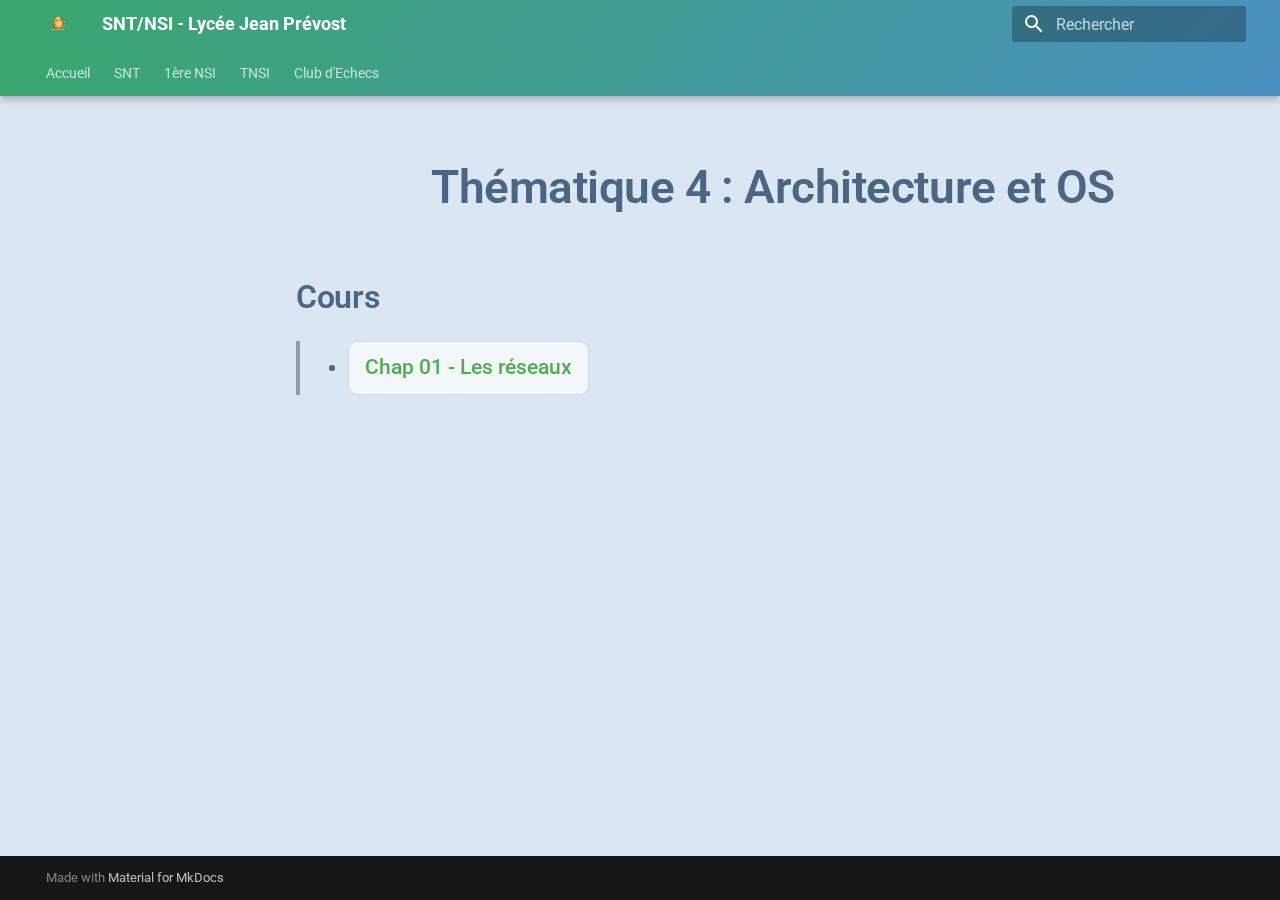
<file: 1NSI/os/index.html>
<!doctype html>
<html lang="fr" class="no-js">
  <head>
    
      <meta charset="utf-8">
      <meta name="viewport" content="width=device-width,initial-scale=1">
      
      
      
      
      
      
        
      
      
      <link rel="icon" href="../../assets/logo3.png">
      <meta name="generator" content="mkdocs-1.6.1, mkdocs-material-9.7.6">
    
    
      
        <title>Thématique 4 : Architecture et OS - SNT/NSI - Lycée Jean Prévost</title>
      
    
    
      <link rel="stylesheet" href="../../assets/stylesheets/main.484c7ddc.min.css">
      
        
        <link rel="stylesheet" href="../../assets/stylesheets/palette.ab4e12ef.min.css">
      
      


    
    
      
    
    
      
        
        
        <link rel="preconnect" href="https://fonts.gstatic.com" crossorigin>
        <link rel="stylesheet" href="https://fonts.googleapis.com/css?family=Roboto:300,300i,400,400i,700,700i%7CRoboto+Mono:400,400i,700,700i&display=fallback">
        <style>:root{--md-text-font:"Roboto";--md-code-font:"Roboto Mono"}</style>
      
    
    
      <link rel="stylesheet" href="../../styles/site.css">
    
    <script>__md_scope=new URL("../..",location),__md_hash=e=>[...e].reduce(((e,_)=>(e<<5)-e+_.charCodeAt(0)),0),__md_get=(e,_=localStorage,t=__md_scope)=>JSON.parse(_.getItem(t.pathname+"."+e)),__md_set=(e,_,t=localStorage,a=__md_scope)=>{try{t.setItem(a.pathname+"."+e,JSON.stringify(_))}catch(e){}}</script>
    
      

    
    
  </head>
  
  
    
    
      
    
    
    
    
    <body dir="ltr" data-md-color-scheme="default" data-md-color-primary="green" data-md-color-accent="lime">
  
    
    <input class="md-toggle" data-md-toggle="drawer" type="checkbox" id="__drawer" autocomplete="off">
    <input class="md-toggle" data-md-toggle="search" type="checkbox" id="__search" autocomplete="off">
    <label class="md-overlay" for="__drawer"></label>
    <div data-md-component="skip">
      
        
        <a href="#thematique-4-architecture-et-os" class="md-skip">
          Aller au contenu
        </a>
      
    </div>
    <div data-md-component="announce">
      
    </div>
    
    
      

  

<header class="md-header md-header--shadow md-header--lifted" data-md-component="header">
  <nav class="md-header__inner md-grid" aria-label="En-tête">
    <a href="../.." title="SNT/NSI - Lycée Jean Prévost" class="md-header__button md-logo" aria-label="SNT/NSI - Lycée Jean Prévost" data-md-component="logo">
      
  <img src="../../assets/logo3.png" alt="logo">

    </a>
    <label class="md-header__button md-icon" for="__drawer">
      
      <svg xmlns="http://www.w3.org/2000/svg" viewBox="0 0 24 24"><path d="M3 6h18v2H3zm0 5h18v2H3zm0 5h18v2H3z"/></svg>
    </label>
    <div class="md-header__title" data-md-component="header-title">
      <div class="md-header__ellipsis">
        <div class="md-header__topic">
          <span class="md-ellipsis">
            SNT/NSI - Lycée Jean Prévost
          </span>
        </div>
        <div class="md-header__topic" data-md-component="header-topic">
          <span class="md-ellipsis">
            
              Thématique 4 : Architecture et OS
            
          </span>
        </div>
      </div>
    </div>
    
      
        <form class="md-header__option" data-md-component="palette">
  
    
    
    
    <input class="md-option" data-md-color-media="" data-md-color-scheme="default" data-md-color-primary="green" data-md-color-accent="lime"  aria-hidden="true"  type="radio" name="__palette" id="__palette_0">
    
  
</form>
      
    
    
      <script>var palette=__md_get("__palette");if(palette&&palette.color){if("(prefers-color-scheme)"===palette.color.media){var media=matchMedia("(prefers-color-scheme: light)"),input=document.querySelector(media.matches?"[data-md-color-media='(prefers-color-scheme: light)']":"[data-md-color-media='(prefers-color-scheme: dark)']");palette.color.media=input.getAttribute("data-md-color-media"),palette.color.scheme=input.getAttribute("data-md-color-scheme"),palette.color.primary=input.getAttribute("data-md-color-primary"),palette.color.accent=input.getAttribute("data-md-color-accent")}for(var[key,value]of Object.entries(palette.color))document.body.setAttribute("data-md-color-"+key,value)}</script>
    
    
    
      
      
        <label class="md-header__button md-icon" for="__search">
          
          <svg xmlns="http://www.w3.org/2000/svg" viewBox="0 0 24 24"><path d="M9.5 3A6.5 6.5 0 0 1 16 9.5c0 1.61-.59 3.09-1.56 4.23l.27.27h.79l5 5-1.5 1.5-5-5v-.79l-.27-.27A6.52 6.52 0 0 1 9.5 16 6.5 6.5 0 0 1 3 9.5 6.5 6.5 0 0 1 9.5 3m0 2C7 5 5 7 5 9.5S7 14 9.5 14 14 12 14 9.5 12 5 9.5 5"/></svg>
        </label>
        <div class="md-search" data-md-component="search" role="dialog">
  <label class="md-search__overlay" for="__search"></label>
  <div class="md-search__inner" role="search">
    <form class="md-search__form" name="search">
      <input type="text" class="md-search__input" name="query" aria-label="Rechercher" placeholder="Rechercher" autocapitalize="off" autocorrect="off" autocomplete="off" spellcheck="false" data-md-component="search-query" required>
      <label class="md-search__icon md-icon" for="__search">
        
        <svg xmlns="http://www.w3.org/2000/svg" viewBox="0 0 24 24"><path d="M9.5 3A6.5 6.5 0 0 1 16 9.5c0 1.61-.59 3.09-1.56 4.23l.27.27h.79l5 5-1.5 1.5-5-5v-.79l-.27-.27A6.52 6.52 0 0 1 9.5 16 6.5 6.5 0 0 1 3 9.5 6.5 6.5 0 0 1 9.5 3m0 2C7 5 5 7 5 9.5S7 14 9.5 14 14 12 14 9.5 12 5 9.5 5"/></svg>
        
        <svg xmlns="http://www.w3.org/2000/svg" viewBox="0 0 24 24"><path d="M20 11v2H8l5.5 5.5-1.42 1.42L4.16 12l7.92-7.92L13.5 5.5 8 11z"/></svg>
      </label>
      <nav class="md-search__options" aria-label="Recherche">
        
        <button type="reset" class="md-search__icon md-icon" title="Effacer" aria-label="Effacer" tabindex="-1">
          
          <svg xmlns="http://www.w3.org/2000/svg" viewBox="0 0 24 24"><path d="M19 6.41 17.59 5 12 10.59 6.41 5 5 6.41 10.59 12 5 17.59 6.41 19 12 13.41 17.59 19 19 17.59 13.41 12z"/></svg>
        </button>
      </nav>
      
    </form>
    <div class="md-search__output">
      <div class="md-search__scrollwrap" tabindex="0" data-md-scrollfix>
        <div class="md-search-result" data-md-component="search-result">
          <div class="md-search-result__meta">
            Initialisation de la recherche
          </div>
          <ol class="md-search-result__list" role="presentation"></ol>
        </div>
      </div>
    </div>
  </div>
</div>
      
    
    
  </nav>
  
    
      
<nav class="md-tabs" aria-label="Onglets" data-md-component="tabs">
  <div class="md-grid">
    <ul class="md-tabs__list">
      
        
  
  
  
  
    
    
      <li class="md-tabs__item">
        <a href="../.." class="md-tabs__link">
          
  
  
    
  
  Accueil

        </a>
      </li>
    
  

      
        
  
  
  
  
    
    
      <li class="md-tabs__item">
        <a href="../../SNT/" class="md-tabs__link">
          
  
  
    
  
  SNT

        </a>
      </li>
    
  

      
        
  
  
  
  
    
    
      <li class="md-tabs__item">
        <a href="../" class="md-tabs__link">
          
  
  
    
  
  1ère NSI

        </a>
      </li>
    
  

      
        
  
  
  
  
    
    
      <li class="md-tabs__item">
        <a href="../../TNSI/" class="md-tabs__link">
          
  
  
    
  
  TNSI

        </a>
      </li>
    
  

      
        
  
  
  
  
    <li class="md-tabs__item">
      <a href="../../echecs/" class="md-tabs__link">
        
  
  
    
  
  Club d'Echecs

      </a>
    </li>
  

      
    </ul>
  </div>
</nav>
    
  
</header>
    
    <div class="md-container" data-md-component="container">
      
      
        
      
      <main class="md-main" data-md-component="main">
        <div class="md-main__inner md-grid">
          
            
              
              <div class="md-sidebar md-sidebar--primary" data-md-component="sidebar" data-md-type="navigation" >
                <div class="md-sidebar__scrollwrap">
                  <div class="md-sidebar__inner">
                    


  


  

<nav class="md-nav md-nav--primary md-nav--lifted md-nav--integrated" aria-label="Navigation" data-md-level="0">
  <label class="md-nav__title" for="__drawer">
    <a href="../.." title="SNT/NSI - Lycée Jean Prévost" class="md-nav__button md-logo" aria-label="SNT/NSI - Lycée Jean Prévost" data-md-component="logo">
      
  <img src="../../assets/logo3.png" alt="logo">

    </a>
    SNT/NSI - Lycée Jean Prévost
  </label>
  
  <ul class="md-nav__list" data-md-scrollfix>
    
      
      
  
  
  
  
    
    
      
        
          
        
      
    
    
    
      
      
    
    
    <li class="md-nav__item md-nav__item--nested">
      
        
        
        <input class="md-nav__toggle md-toggle " type="checkbox" id="__nav_1" >
        
          
          <div class="md-nav__link md-nav__container">
            <a href="../.." class="md-nav__link ">
              
  
  
  <span class="md-ellipsis">
    
  
    Accueil
  

    
  </span>
  
  

            </a>
            
          </div>
        
        <nav class="md-nav" data-md-level="1" aria-labelledby="__nav_1_label" aria-expanded="false">
          <label class="md-nav__title" for="__nav_1">
            <span class="md-nav__icon md-icon"></span>
            
  
    Accueil
  

          </label>
          <ul class="md-nav__list" data-md-scrollfix>
            
              
            
          </ul>
        </nav>
      
    </li>
  

    
      
      
  
  
  
  
    
    
      
        
          
        
      
        
      
        
      
        
      
    
    
    
      
      
    
    
    <li class="md-nav__item md-nav__item--nested">
      
        
        
        <input class="md-nav__toggle md-toggle " type="checkbox" id="__nav_2" >
        
          
          <div class="md-nav__link md-nav__container">
            <a href="../../SNT/" class="md-nav__link ">
              
  
  
  <span class="md-ellipsis">
    
  
    SNT
  

    
  </span>
  
  

            </a>
            
              
              <label class="md-nav__link " for="__nav_2" id="__nav_2_label" tabindex="0">
                <span class="md-nav__icon md-icon"></span>
              </label>
            
          </div>
        
        <nav class="md-nav" data-md-level="1" aria-labelledby="__nav_2_label" aria-expanded="false">
          <label class="md-nav__title" for="__nav_2">
            <span class="md-nav__icon md-icon"></span>
            
  
    SNT
  

          </label>
          <ul class="md-nav__list" data-md-scrollfix>
            
              
            
              
                
  
  
  
  
    <li class="md-nav__item">
      <a href="../../SNT/python/" class="md-nav__link">
        
  
  
  <span class="md-ellipsis">
    
  
    Thématique 0 - Python
  

    
  </span>
  
  

      </a>
    </li>
  

              
            
              
                
  
  
  
  
    <li class="md-nav__item">
      <a href="../../SNT/internet/" class="md-nav__link">
        
  
  
  <span class="md-ellipsis">
    
  
    Thématique 1 - Internet
  

    
  </span>
  
  

      </a>
    </li>
  

              
            
              
                
  
  
  
  
    <li class="md-nav__item">
      <a href="../../SNT/web/" class="md-nav__link">
        
  
  
  <span class="md-ellipsis">
    
  
    Thématique 2 - Web
  

    
  </span>
  
  

      </a>
    </li>
  

              
            
          </ul>
        </nav>
      
    </li>
  

    
      
      
  
  
  
  
    
    
      
        
          
        
      
        
      
        
      
        
      
        
      
        
      
    
    
    
      
      
    
    
    <li class="md-nav__item md-nav__item--nested">
      
        
        
        <input class="md-nav__toggle md-toggle " type="checkbox" id="__nav_3" >
        
          
          <div class="md-nav__link md-nav__container">
            <a href="../" class="md-nav__link ">
              
  
  
  <span class="md-ellipsis">
    
  
    1ère NSI
  

    
  </span>
  
  

            </a>
            
              
              <label class="md-nav__link " for="__nav_3" id="__nav_3_label" tabindex="0">
                <span class="md-nav__icon md-icon"></span>
              </label>
            
          </div>
        
        <nav class="md-nav" data-md-level="1" aria-labelledby="__nav_3_label" aria-expanded="false">
          <label class="md-nav__title" for="__nav_3">
            <span class="md-nav__icon md-icon"></span>
            
  
    1ère NSI
  

          </label>
          <ul class="md-nav__list" data-md-scrollfix>
            
              
            
              
                
  
  
  
  
    <li class="md-nav__item">
      <a href="../python/" class="md-nav__link">
        
  
  
  <span class="md-ellipsis">
    
  
    Thématique 1 - Langage et Programmation
  

    
  </span>
  
  

      </a>
    </li>
  

              
            
              
                
  
  
  
  
    <li class="md-nav__item">
      <a href="../donnees/" class="md-nav__link">
        
  
  
  <span class="md-ellipsis">
    
  
    Thématique 2 - Structures de données
  

    
  </span>
  
  

      </a>
    </li>
  

              
            
              
                
  
  
  
  
    <li class="md-nav__item">
      <a href="../algo/" class="md-nav__link">
        
  
  
  <span class="md-ellipsis">
    
  
    Thématique 3 - Algorithmique
  

    
  </span>
  
  

      </a>
    </li>
  

              
            
              
                
  
  
  
  
    <li class="md-nav__item">
      <a href="../tp/" class="md-nav__link">
        
  
  
  <span class="md-ellipsis">
    
  
    TP notés
  

    
  </span>
  
  

      </a>
    </li>
  

              
            
              
                
  
  
  
  
    <li class="md-nav__item">
      <a href="../projet/" class="md-nav__link">
        
  
  
  <span class="md-ellipsis">
    
  
    Projets
  

    
  </span>
  
  

      </a>
    </li>
  

              
            
          </ul>
        </nav>
      
    </li>
  

    
      
      
  
  
  
  
    
    
      
        
          
        
      
        
      
        
      
        
      
        
      
        
      
        
      
    
    
    
      
      
    
    
    <li class="md-nav__item md-nav__item--nested">
      
        
        
        <input class="md-nav__toggle md-toggle " type="checkbox" id="__nav_4" >
        
          
          <div class="md-nav__link md-nav__container">
            <a href="../../TNSI/" class="md-nav__link ">
              
  
  
  <span class="md-ellipsis">
    
  
    TNSI
  

    
  </span>
  
  

            </a>
            
              
              <label class="md-nav__link " for="__nav_4" id="__nav_4_label" tabindex="0">
                <span class="md-nav__icon md-icon"></span>
              </label>
            
          </div>
        
        <nav class="md-nav" data-md-level="1" aria-labelledby="__nav_4_label" aria-expanded="false">
          <label class="md-nav__title" for="__nav_4">
            <span class="md-nav__icon md-icon"></span>
            
  
    TNSI
  

          </label>
          <ul class="md-nav__list" data-md-scrollfix>
            
              
            
              
                
  
  
  
  
    <li class="md-nav__item">
      <a href="../../TNSI/python/" class="md-nav__link">
        
  
  
  <span class="md-ellipsis">
    
  
    Thématique 1 - Langage et Programmation
  

    
  </span>
  
  

      </a>
    </li>
  

              
            
              
                
  
  
  
  
    <li class="md-nav__item">
      <a href="../../TNSI/donnees/" class="md-nav__link">
        
  
  
  <span class="md-ellipsis">
    
  
    Thématique 2 - Structures de données
  

    
  </span>
  
  

      </a>
    </li>
  

              
            
              
                
  
  
  
  
    <li class="md-nav__item">
      <a href="../../TNSI/bdd/" class="md-nav__link">
        
  
  
  <span class="md-ellipsis">
    
  
    Thématique 3 - Base de données
  

    
  </span>
  
  

      </a>
    </li>
  

              
            
              
                
  
  
  
  
    <li class="md-nav__item">
      <a href="../../TNSI/architecture/" class="md-nav__link">
        
  
  
  <span class="md-ellipsis">
    
  
    Thématique 4 - Architecture et OS
  

    
  </span>
  
  

      </a>
    </li>
  

              
            
              
                
  
  
  
  
    <li class="md-nav__item">
      <a href="../../TNSI/tp/" class="md-nav__link">
        
  
  
  <span class="md-ellipsis">
    
  
    TP notés
  

    
  </span>
  
  

      </a>
    </li>
  

              
            
              
                
  
  
  
  
    <li class="md-nav__item">
      <a href="../../TNSI/projet/" class="md-nav__link">
        
  
  
  <span class="md-ellipsis">
    
  
    Projets
  

    
  </span>
  
  

      </a>
    </li>
  

              
            
          </ul>
        </nav>
      
    </li>
  

    
      
      
  
  
  
  
    <li class="md-nav__item">
      <a href="../../echecs/" class="md-nav__link">
        
  
  
  <span class="md-ellipsis">
    
  
    Club d'Echecs
  

    
  </span>
  
  

      </a>
    </li>
  

    
  </ul>
</nav>
                  </div>
                </div>
              </div>
            
            
          
          
            <div class="md-content" data-md-component="content">
              
                




              
              <article class="md-content__inner md-typeset">
                
                  



<h1 id="thematique-4-architecture-et-os">Thématique 4 : Architecture et OS</h1>
<h2 id="cours">Cours</h2>
<blockquote>
<ul>
<li><a href="../Cours/T4C1.pdf">Chap 01 - Les réseaux</a> </li>
</ul>
</blockquote>












                
              </article>
            </div>
          
          
<script>var target=document.getElementById(location.hash.slice(1));target&&target.name&&(target.checked=target.name.startsWith("__tabbed_"))</script>
        </div>
        
          <button type="button" class="md-top md-icon" data-md-component="top" hidden>
  
  <svg xmlns="http://www.w3.org/2000/svg" viewBox="0 0 24 24"><path d="M13 20h-2V8l-5.5 5.5-1.42-1.42L12 4.16l7.92 7.92-1.42 1.42L13 8z"/></svg>
  Retour en haut de la page
</button>
        
      </main>
      
        <footer class="md-footer">
  
  <div class="md-footer-meta md-typeset">
    <div class="md-footer-meta__inner md-grid">
      <div class="md-copyright">
  
  
    Made with
    <a href="https://squidfunk.github.io/mkdocs-material/" target="_blank" rel="noopener">
      Material for MkDocs
    </a>
  
</div>
      
    </div>
  </div>
</footer>
      
    </div>
    <div class="md-dialog" data-md-component="dialog">
      <div class="md-dialog__inner md-typeset"></div>
    </div>
    
    
    
      
      
      <script id="__config" type="application/json">{"annotate": null, "base": "../..", "features": ["navigation.tabs", "navigation.tabs.sticky", "navigation.top", "navigation.indexes", "navigation.path", "toc.integrate", "header.autohide", "navigation.instant"], "search": "../../assets/javascripts/workers/search.2c215733.min.js", "tags": null, "translations": {"clipboard.copied": "Copi\u00e9 dans le presse-papier", "clipboard.copy": "Copier dans le presse-papier", "search.result.more.one": "1 de plus sur cette page", "search.result.more.other": "# de plus sur cette page", "search.result.none": "Aucun document trouv\u00e9", "search.result.one": "1 document trouv\u00e9", "search.result.other": "# documents trouv\u00e9s", "search.result.placeholder": "Taper pour d\u00e9marrer la recherche", "search.result.term.missing": "Non trouv\u00e9", "select.version": "S\u00e9lectionner la version"}, "version": null}</script>
    
    
      <script src="../../assets/javascripts/bundle.79ae519e.min.js"></script>
      
    
  </body>
</html>
</file>
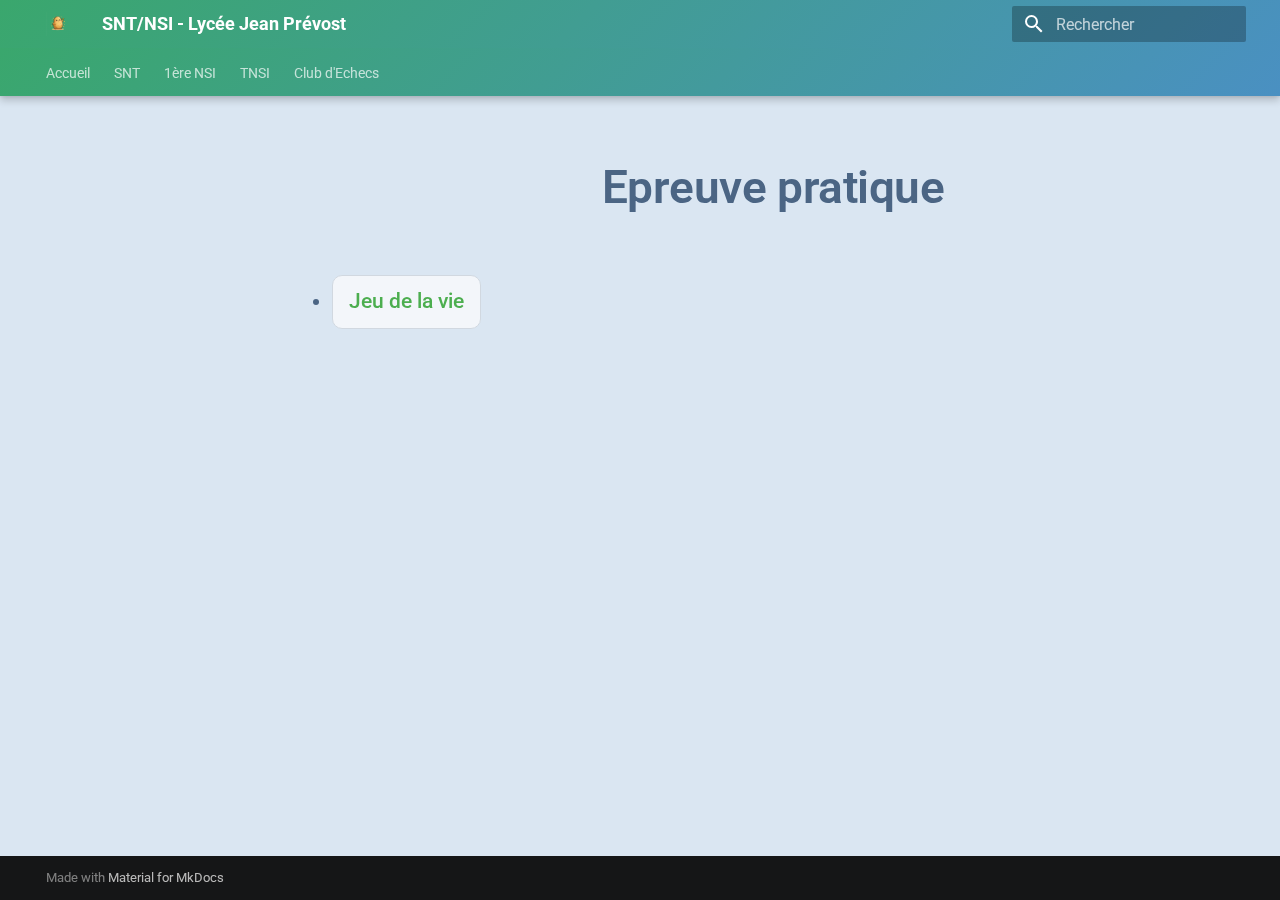
<file: 1NSI/pratique/index.html>
<!doctype html>
<html lang="fr" class="no-js">
  <head>
    
      <meta charset="utf-8">
      <meta name="viewport" content="width=device-width,initial-scale=1">
      
      
      
      
      
      
        
      
      
      <link rel="icon" href="../../assets/logo3.png">
      <meta name="generator" content="mkdocs-1.6.1, mkdocs-material-9.7.6">
    
    
      
        <title>Epreuve pratique - SNT/NSI - Lycée Jean Prévost</title>
      
    
    
      <link rel="stylesheet" href="../../assets/stylesheets/main.484c7ddc.min.css">
      
        
        <link rel="stylesheet" href="../../assets/stylesheets/palette.ab4e12ef.min.css">
      
      


    
    
      
    
    
      
        
        
        <link rel="preconnect" href="https://fonts.gstatic.com" crossorigin>
        <link rel="stylesheet" href="https://fonts.googleapis.com/css?family=Roboto:300,300i,400,400i,700,700i%7CRoboto+Mono:400,400i,700,700i&display=fallback">
        <style>:root{--md-text-font:"Roboto";--md-code-font:"Roboto Mono"}</style>
      
    
    
      <link rel="stylesheet" href="../../styles/site.css">
    
    <script>__md_scope=new URL("../..",location),__md_hash=e=>[...e].reduce(((e,_)=>(e<<5)-e+_.charCodeAt(0)),0),__md_get=(e,_=localStorage,t=__md_scope)=>JSON.parse(_.getItem(t.pathname+"."+e)),__md_set=(e,_,t=localStorage,a=__md_scope)=>{try{t.setItem(a.pathname+"."+e,JSON.stringify(_))}catch(e){}}</script>
    
      

    
    
  </head>
  
  
    
    
      
    
    
    
    
    <body dir="ltr" data-md-color-scheme="default" data-md-color-primary="green" data-md-color-accent="lime">
  
    
    <input class="md-toggle" data-md-toggle="drawer" type="checkbox" id="__drawer" autocomplete="off">
    <input class="md-toggle" data-md-toggle="search" type="checkbox" id="__search" autocomplete="off">
    <label class="md-overlay" for="__drawer"></label>
    <div data-md-component="skip">
      
        
        <a href="#epreuve-pratique" class="md-skip">
          Aller au contenu
        </a>
      
    </div>
    <div data-md-component="announce">
      
    </div>
    
    
      

  

<header class="md-header md-header--shadow md-header--lifted" data-md-component="header">
  <nav class="md-header__inner md-grid" aria-label="En-tête">
    <a href="../.." title="SNT/NSI - Lycée Jean Prévost" class="md-header__button md-logo" aria-label="SNT/NSI - Lycée Jean Prévost" data-md-component="logo">
      
  <img src="../../assets/logo3.png" alt="logo">

    </a>
    <label class="md-header__button md-icon" for="__drawer">
      
      <svg xmlns="http://www.w3.org/2000/svg" viewBox="0 0 24 24"><path d="M3 6h18v2H3zm0 5h18v2H3zm0 5h18v2H3z"/></svg>
    </label>
    <div class="md-header__title" data-md-component="header-title">
      <div class="md-header__ellipsis">
        <div class="md-header__topic">
          <span class="md-ellipsis">
            SNT/NSI - Lycée Jean Prévost
          </span>
        </div>
        <div class="md-header__topic" data-md-component="header-topic">
          <span class="md-ellipsis">
            
              Epreuve pratique
            
          </span>
        </div>
      </div>
    </div>
    
      
        <form class="md-header__option" data-md-component="palette">
  
    
    
    
    <input class="md-option" data-md-color-media="" data-md-color-scheme="default" data-md-color-primary="green" data-md-color-accent="lime"  aria-hidden="true"  type="radio" name="__palette" id="__palette_0">
    
  
</form>
      
    
    
      <script>var palette=__md_get("__palette");if(palette&&palette.color){if("(prefers-color-scheme)"===palette.color.media){var media=matchMedia("(prefers-color-scheme: light)"),input=document.querySelector(media.matches?"[data-md-color-media='(prefers-color-scheme: light)']":"[data-md-color-media='(prefers-color-scheme: dark)']");palette.color.media=input.getAttribute("data-md-color-media"),palette.color.scheme=input.getAttribute("data-md-color-scheme"),palette.color.primary=input.getAttribute("data-md-color-primary"),palette.color.accent=input.getAttribute("data-md-color-accent")}for(var[key,value]of Object.entries(palette.color))document.body.setAttribute("data-md-color-"+key,value)}</script>
    
    
    
      
      
        <label class="md-header__button md-icon" for="__search">
          
          <svg xmlns="http://www.w3.org/2000/svg" viewBox="0 0 24 24"><path d="M9.5 3A6.5 6.5 0 0 1 16 9.5c0 1.61-.59 3.09-1.56 4.23l.27.27h.79l5 5-1.5 1.5-5-5v-.79l-.27-.27A6.52 6.52 0 0 1 9.5 16 6.5 6.5 0 0 1 3 9.5 6.5 6.5 0 0 1 9.5 3m0 2C7 5 5 7 5 9.5S7 14 9.5 14 14 12 14 9.5 12 5 9.5 5"/></svg>
        </label>
        <div class="md-search" data-md-component="search" role="dialog">
  <label class="md-search__overlay" for="__search"></label>
  <div class="md-search__inner" role="search">
    <form class="md-search__form" name="search">
      <input type="text" class="md-search__input" name="query" aria-label="Rechercher" placeholder="Rechercher" autocapitalize="off" autocorrect="off" autocomplete="off" spellcheck="false" data-md-component="search-query" required>
      <label class="md-search__icon md-icon" for="__search">
        
        <svg xmlns="http://www.w3.org/2000/svg" viewBox="0 0 24 24"><path d="M9.5 3A6.5 6.5 0 0 1 16 9.5c0 1.61-.59 3.09-1.56 4.23l.27.27h.79l5 5-1.5 1.5-5-5v-.79l-.27-.27A6.52 6.52 0 0 1 9.5 16 6.5 6.5 0 0 1 3 9.5 6.5 6.5 0 0 1 9.5 3m0 2C7 5 5 7 5 9.5S7 14 9.5 14 14 12 14 9.5 12 5 9.5 5"/></svg>
        
        <svg xmlns="http://www.w3.org/2000/svg" viewBox="0 0 24 24"><path d="M20 11v2H8l5.5 5.5-1.42 1.42L4.16 12l7.92-7.92L13.5 5.5 8 11z"/></svg>
      </label>
      <nav class="md-search__options" aria-label="Recherche">
        
        <button type="reset" class="md-search__icon md-icon" title="Effacer" aria-label="Effacer" tabindex="-1">
          
          <svg xmlns="http://www.w3.org/2000/svg" viewBox="0 0 24 24"><path d="M19 6.41 17.59 5 12 10.59 6.41 5 5 6.41 10.59 12 5 17.59 6.41 19 12 13.41 17.59 19 19 17.59 13.41 12z"/></svg>
        </button>
      </nav>
      
    </form>
    <div class="md-search__output">
      <div class="md-search__scrollwrap" tabindex="0" data-md-scrollfix>
        <div class="md-search-result" data-md-component="search-result">
          <div class="md-search-result__meta">
            Initialisation de la recherche
          </div>
          <ol class="md-search-result__list" role="presentation"></ol>
        </div>
      </div>
    </div>
  </div>
</div>
      
    
    
  </nav>
  
    
      
<nav class="md-tabs" aria-label="Onglets" data-md-component="tabs">
  <div class="md-grid">
    <ul class="md-tabs__list">
      
        
  
  
  
  
    
    
      <li class="md-tabs__item">
        <a href="../.." class="md-tabs__link">
          
  
  
    
  
  Accueil

        </a>
      </li>
    
  

      
        
  
  
  
  
    
    
      <li class="md-tabs__item">
        <a href="../../SNT/" class="md-tabs__link">
          
  
  
    
  
  SNT

        </a>
      </li>
    
  

      
        
  
  
  
  
    
    
      <li class="md-tabs__item">
        <a href="../" class="md-tabs__link">
          
  
  
    
  
  1ère NSI

        </a>
      </li>
    
  

      
        
  
  
  
  
    
    
      <li class="md-tabs__item">
        <a href="../../TNSI/" class="md-tabs__link">
          
  
  
    
  
  TNSI

        </a>
      </li>
    
  

      
        
  
  
  
  
    <li class="md-tabs__item">
      <a href="../../echecs/" class="md-tabs__link">
        
  
  
    
  
  Club d'Echecs

      </a>
    </li>
  

      
    </ul>
  </div>
</nav>
    
  
</header>
    
    <div class="md-container" data-md-component="container">
      
      
        
      
      <main class="md-main" data-md-component="main">
        <div class="md-main__inner md-grid">
          
            
              
              <div class="md-sidebar md-sidebar--primary" data-md-component="sidebar" data-md-type="navigation" >
                <div class="md-sidebar__scrollwrap">
                  <div class="md-sidebar__inner">
                    


  


  

<nav class="md-nav md-nav--primary md-nav--lifted md-nav--integrated" aria-label="Navigation" data-md-level="0">
  <label class="md-nav__title" for="__drawer">
    <a href="../.." title="SNT/NSI - Lycée Jean Prévost" class="md-nav__button md-logo" aria-label="SNT/NSI - Lycée Jean Prévost" data-md-component="logo">
      
  <img src="../../assets/logo3.png" alt="logo">

    </a>
    SNT/NSI - Lycée Jean Prévost
  </label>
  
  <ul class="md-nav__list" data-md-scrollfix>
    
      
      
  
  
  
  
    
    
      
        
          
        
      
    
    
    
      
      
    
    
    <li class="md-nav__item md-nav__item--nested">
      
        
        
        <input class="md-nav__toggle md-toggle " type="checkbox" id="__nav_1" >
        
          
          <div class="md-nav__link md-nav__container">
            <a href="../.." class="md-nav__link ">
              
  
  
  <span class="md-ellipsis">
    
  
    Accueil
  

    
  </span>
  
  

            </a>
            
          </div>
        
        <nav class="md-nav" data-md-level="1" aria-labelledby="__nav_1_label" aria-expanded="false">
          <label class="md-nav__title" for="__nav_1">
            <span class="md-nav__icon md-icon"></span>
            
  
    Accueil
  

          </label>
          <ul class="md-nav__list" data-md-scrollfix>
            
              
            
          </ul>
        </nav>
      
    </li>
  

    
      
      
  
  
  
  
    
    
      
        
          
        
      
        
      
        
      
        
      
    
    
    
      
      
    
    
    <li class="md-nav__item md-nav__item--nested">
      
        
        
        <input class="md-nav__toggle md-toggle " type="checkbox" id="__nav_2" >
        
          
          <div class="md-nav__link md-nav__container">
            <a href="../../SNT/" class="md-nav__link ">
              
  
  
  <span class="md-ellipsis">
    
  
    SNT
  

    
  </span>
  
  

            </a>
            
              
              <label class="md-nav__link " for="__nav_2" id="__nav_2_label" tabindex="0">
                <span class="md-nav__icon md-icon"></span>
              </label>
            
          </div>
        
        <nav class="md-nav" data-md-level="1" aria-labelledby="__nav_2_label" aria-expanded="false">
          <label class="md-nav__title" for="__nav_2">
            <span class="md-nav__icon md-icon"></span>
            
  
    SNT
  

          </label>
          <ul class="md-nav__list" data-md-scrollfix>
            
              
            
              
                
  
  
  
  
    <li class="md-nav__item">
      <a href="../../SNT/python/" class="md-nav__link">
        
  
  
  <span class="md-ellipsis">
    
  
    Thématique 0 - Python
  

    
  </span>
  
  

      </a>
    </li>
  

              
            
              
                
  
  
  
  
    <li class="md-nav__item">
      <a href="../../SNT/internet/" class="md-nav__link">
        
  
  
  <span class="md-ellipsis">
    
  
    Thématique 1 - Internet
  

    
  </span>
  
  

      </a>
    </li>
  

              
            
              
                
  
  
  
  
    <li class="md-nav__item">
      <a href="../../SNT/web/" class="md-nav__link">
        
  
  
  <span class="md-ellipsis">
    
  
    Thématique 2 - Web
  

    
  </span>
  
  

      </a>
    </li>
  

              
            
          </ul>
        </nav>
      
    </li>
  

    
      
      
  
  
  
  
    
    
      
        
          
        
      
        
      
        
      
        
      
        
      
        
      
    
    
    
      
      
    
    
    <li class="md-nav__item md-nav__item--nested">
      
        
        
        <input class="md-nav__toggle md-toggle " type="checkbox" id="__nav_3" >
        
          
          <div class="md-nav__link md-nav__container">
            <a href="../" class="md-nav__link ">
              
  
  
  <span class="md-ellipsis">
    
  
    1ère NSI
  

    
  </span>
  
  

            </a>
            
              
              <label class="md-nav__link " for="__nav_3" id="__nav_3_label" tabindex="0">
                <span class="md-nav__icon md-icon"></span>
              </label>
            
          </div>
        
        <nav class="md-nav" data-md-level="1" aria-labelledby="__nav_3_label" aria-expanded="false">
          <label class="md-nav__title" for="__nav_3">
            <span class="md-nav__icon md-icon"></span>
            
  
    1ère NSI
  

          </label>
          <ul class="md-nav__list" data-md-scrollfix>
            
              
            
              
                
  
  
  
  
    <li class="md-nav__item">
      <a href="../python/" class="md-nav__link">
        
  
  
  <span class="md-ellipsis">
    
  
    Thématique 1 - Langage et Programmation
  

    
  </span>
  
  

      </a>
    </li>
  

              
            
              
                
  
  
  
  
    <li class="md-nav__item">
      <a href="../donnees/" class="md-nav__link">
        
  
  
  <span class="md-ellipsis">
    
  
    Thématique 2 - Structures de données
  

    
  </span>
  
  

      </a>
    </li>
  

              
            
              
                
  
  
  
  
    <li class="md-nav__item">
      <a href="../algo/" class="md-nav__link">
        
  
  
  <span class="md-ellipsis">
    
  
    Thématique 3 - Algorithmique
  

    
  </span>
  
  

      </a>
    </li>
  

              
            
              
                
  
  
  
  
    <li class="md-nav__item">
      <a href="../tp/" class="md-nav__link">
        
  
  
  <span class="md-ellipsis">
    
  
    TP notés
  

    
  </span>
  
  

      </a>
    </li>
  

              
            
              
                
  
  
  
  
    <li class="md-nav__item">
      <a href="../projet/" class="md-nav__link">
        
  
  
  <span class="md-ellipsis">
    
  
    Projets
  

    
  </span>
  
  

      </a>
    </li>
  

              
            
          </ul>
        </nav>
      
    </li>
  

    
      
      
  
  
  
  
    
    
      
        
          
        
      
        
      
        
      
        
      
        
      
        
      
        
      
    
    
    
      
      
    
    
    <li class="md-nav__item md-nav__item--nested">
      
        
        
        <input class="md-nav__toggle md-toggle " type="checkbox" id="__nav_4" >
        
          
          <div class="md-nav__link md-nav__container">
            <a href="../../TNSI/" class="md-nav__link ">
              
  
  
  <span class="md-ellipsis">
    
  
    TNSI
  

    
  </span>
  
  

            </a>
            
              
              <label class="md-nav__link " for="__nav_4" id="__nav_4_label" tabindex="0">
                <span class="md-nav__icon md-icon"></span>
              </label>
            
          </div>
        
        <nav class="md-nav" data-md-level="1" aria-labelledby="__nav_4_label" aria-expanded="false">
          <label class="md-nav__title" for="__nav_4">
            <span class="md-nav__icon md-icon"></span>
            
  
    TNSI
  

          </label>
          <ul class="md-nav__list" data-md-scrollfix>
            
              
            
              
                
  
  
  
  
    <li class="md-nav__item">
      <a href="../../TNSI/python/" class="md-nav__link">
        
  
  
  <span class="md-ellipsis">
    
  
    Thématique 1 - Langage et Programmation
  

    
  </span>
  
  

      </a>
    </li>
  

              
            
              
                
  
  
  
  
    <li class="md-nav__item">
      <a href="../../TNSI/donnees/" class="md-nav__link">
        
  
  
  <span class="md-ellipsis">
    
  
    Thématique 2 - Structures de données
  

    
  </span>
  
  

      </a>
    </li>
  

              
            
              
                
  
  
  
  
    <li class="md-nav__item">
      <a href="../../TNSI/bdd/" class="md-nav__link">
        
  
  
  <span class="md-ellipsis">
    
  
    Thématique 3 - Base de données
  

    
  </span>
  
  

      </a>
    </li>
  

              
            
              
                
  
  
  
  
    <li class="md-nav__item">
      <a href="../../TNSI/architecture/" class="md-nav__link">
        
  
  
  <span class="md-ellipsis">
    
  
    Thématique 4 - Architecture et OS
  

    
  </span>
  
  

      </a>
    </li>
  

              
            
              
                
  
  
  
  
    <li class="md-nav__item">
      <a href="../../TNSI/tp/" class="md-nav__link">
        
  
  
  <span class="md-ellipsis">
    
  
    TP notés
  

    
  </span>
  
  

      </a>
    </li>
  

              
            
              
                
  
  
  
  
    <li class="md-nav__item">
      <a href="../../TNSI/projet/" class="md-nav__link">
        
  
  
  <span class="md-ellipsis">
    
  
    Projets
  

    
  </span>
  
  

      </a>
    </li>
  

              
            
          </ul>
        </nav>
      
    </li>
  

    
      
      
  
  
  
  
    <li class="md-nav__item">
      <a href="../../echecs/" class="md-nav__link">
        
  
  
  <span class="md-ellipsis">
    
  
    Club d'Echecs
  

    
  </span>
  
  

      </a>
    </li>
  

    
  </ul>
</nav>
                  </div>
                </div>
              </div>
            
            
          
          
            <div class="md-content" data-md-component="content">
              
                




              
              <article class="md-content__inner md-typeset">
                
                  



<h1 id="epreuve-pratique">Epreuve pratique</h1>
<ul>
<li><a href="../Cours/jeu_de_la_vie.rar">Jeu de la vie </a></li>
</ul>












                
              </article>
            </div>
          
          
<script>var target=document.getElementById(location.hash.slice(1));target&&target.name&&(target.checked=target.name.startsWith("__tabbed_"))</script>
        </div>
        
          <button type="button" class="md-top md-icon" data-md-component="top" hidden>
  
  <svg xmlns="http://www.w3.org/2000/svg" viewBox="0 0 24 24"><path d="M13 20h-2V8l-5.5 5.5-1.42-1.42L12 4.16l7.92 7.92-1.42 1.42L13 8z"/></svg>
  Retour en haut de la page
</button>
        
      </main>
      
        <footer class="md-footer">
  
  <div class="md-footer-meta md-typeset">
    <div class="md-footer-meta__inner md-grid">
      <div class="md-copyright">
  
  
    Made with
    <a href="https://squidfunk.github.io/mkdocs-material/" target="_blank" rel="noopener">
      Material for MkDocs
    </a>
  
</div>
      
    </div>
  </div>
</footer>
      
    </div>
    <div class="md-dialog" data-md-component="dialog">
      <div class="md-dialog__inner md-typeset"></div>
    </div>
    
    
    
      
      
      <script id="__config" type="application/json">{"annotate": null, "base": "../..", "features": ["navigation.tabs", "navigation.tabs.sticky", "navigation.top", "navigation.indexes", "navigation.path", "toc.integrate", "header.autohide", "navigation.instant"], "search": "../../assets/javascripts/workers/search.2c215733.min.js", "tags": null, "translations": {"clipboard.copied": "Copi\u00e9 dans le presse-papier", "clipboard.copy": "Copier dans le presse-papier", "search.result.more.one": "1 de plus sur cette page", "search.result.more.other": "# de plus sur cette page", "search.result.none": "Aucun document trouv\u00e9", "search.result.one": "1 document trouv\u00e9", "search.result.other": "# documents trouv\u00e9s", "search.result.placeholder": "Taper pour d\u00e9marrer la recherche", "search.result.term.missing": "Non trouv\u00e9", "select.version": "S\u00e9lectionner la version"}, "version": null}</script>
    
    
      <script src="../../assets/javascripts/bundle.79ae519e.min.js"></script>
      
    
  </body>
</html>
</file>
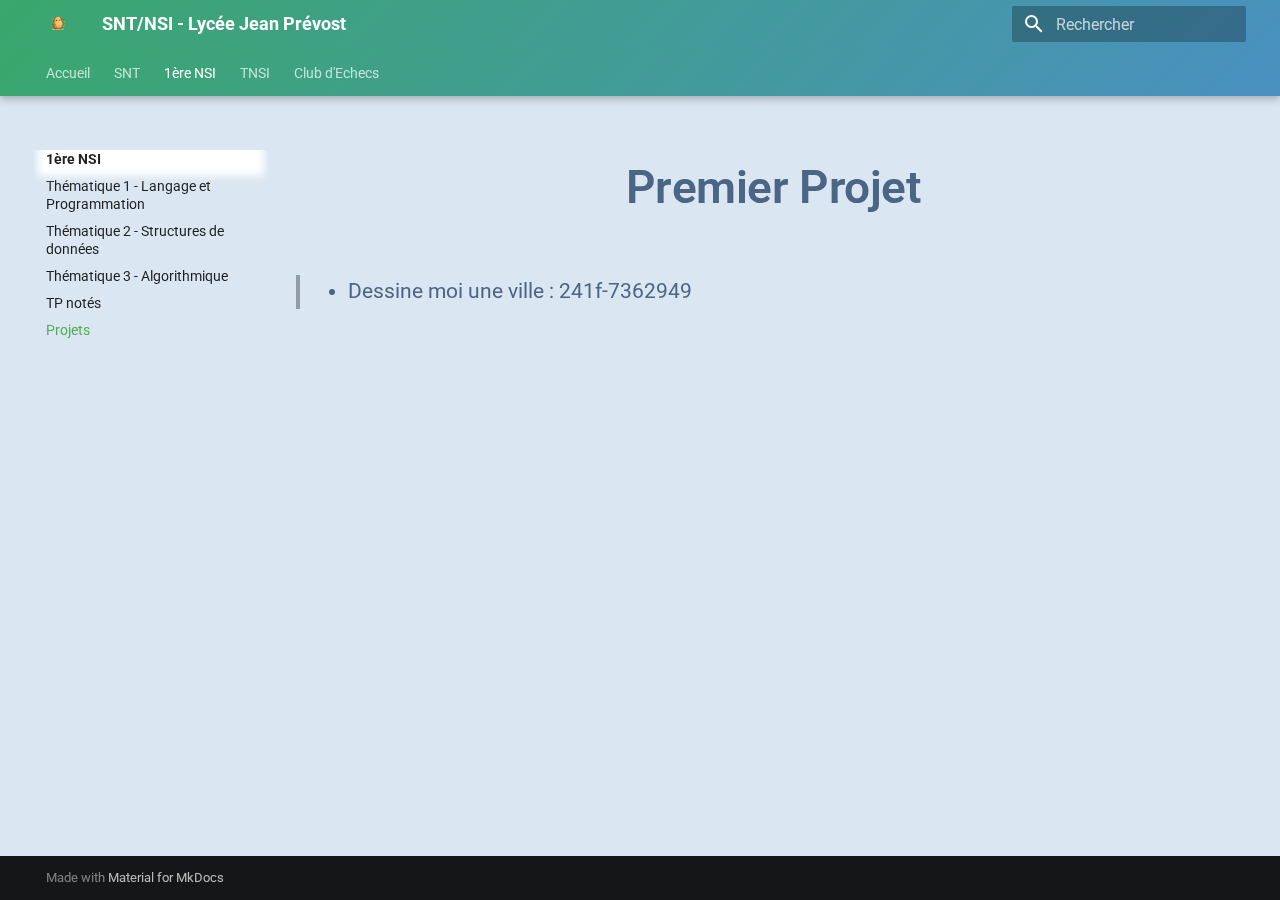
<file: 1NSI/projet/index.html>
<!doctype html>
<html lang="fr" class="no-js">
  <head>
    
      <meta charset="utf-8">
      <meta name="viewport" content="width=device-width,initial-scale=1">
      
      
      
      
        <link rel="prev" href="../tp/">
      
      
        <link rel="next" href="../../TNSI/">
      
      
        
      
      
      <link rel="icon" href="../../assets/logo3.png">
      <meta name="generator" content="mkdocs-1.6.1, mkdocs-material-9.7.5">
    
    
      
        <title>Projets - SNT/NSI - Lycée Jean Prévost</title>
      
    
    
      <link rel="stylesheet" href="../../assets/stylesheets/main.484c7ddc.min.css">
      
        
        <link rel="stylesheet" href="../../assets/stylesheets/palette.ab4e12ef.min.css">
      
      


    
    
      
    
    
      
        
        
        <link rel="preconnect" href="https://fonts.gstatic.com" crossorigin>
        <link rel="stylesheet" href="https://fonts.googleapis.com/css?family=Roboto:300,300i,400,400i,700,700i%7CRoboto+Mono:400,400i,700,700i&display=fallback">
        <style>:root{--md-text-font:"Roboto";--md-code-font:"Roboto Mono"}</style>
      
    
    
      <link rel="stylesheet" href="../../styles/site.css">
    
    <script>__md_scope=new URL("../..",location),__md_hash=e=>[...e].reduce(((e,_)=>(e<<5)-e+_.charCodeAt(0)),0),__md_get=(e,_=localStorage,t=__md_scope)=>JSON.parse(_.getItem(t.pathname+"."+e)),__md_set=(e,_,t=localStorage,a=__md_scope)=>{try{t.setItem(a.pathname+"."+e,JSON.stringify(_))}catch(e){}}</script>
    
      

    
    
  </head>
  
  
    
    
      
    
    
    
    
    <body dir="ltr" data-md-color-scheme="default" data-md-color-primary="green" data-md-color-accent="lime">
  
    
    <input class="md-toggle" data-md-toggle="drawer" type="checkbox" id="__drawer" autocomplete="off">
    <input class="md-toggle" data-md-toggle="search" type="checkbox" id="__search" autocomplete="off">
    <label class="md-overlay" for="__drawer"></label>
    <div data-md-component="skip">
      
        
        <a href="#premier-projet" class="md-skip">
          Aller au contenu
        </a>
      
    </div>
    <div data-md-component="announce">
      
    </div>
    
    
      

  

<header class="md-header md-header--shadow md-header--lifted" data-md-component="header">
  <nav class="md-header__inner md-grid" aria-label="En-tête">
    <a href="../.." title="SNT/NSI - Lycée Jean Prévost" class="md-header__button md-logo" aria-label="SNT/NSI - Lycée Jean Prévost" data-md-component="logo">
      
  <img src="../../assets/logo3.png" alt="logo">

    </a>
    <label class="md-header__button md-icon" for="__drawer">
      
      <svg xmlns="http://www.w3.org/2000/svg" viewBox="0 0 24 24"><path d="M3 6h18v2H3zm0 5h18v2H3zm0 5h18v2H3z"/></svg>
    </label>
    <div class="md-header__title" data-md-component="header-title">
      <div class="md-header__ellipsis">
        <div class="md-header__topic">
          <span class="md-ellipsis">
            SNT/NSI - Lycée Jean Prévost
          </span>
        </div>
        <div class="md-header__topic" data-md-component="header-topic">
          <span class="md-ellipsis">
            
              Projets
            
          </span>
        </div>
      </div>
    </div>
    
      
        <form class="md-header__option" data-md-component="palette">
  
    
    
    
    <input class="md-option" data-md-color-media="" data-md-color-scheme="default" data-md-color-primary="green" data-md-color-accent="lime"  aria-hidden="true"  type="radio" name="__palette" id="__palette_0">
    
  
</form>
      
    
    
      <script>var palette=__md_get("__palette");if(palette&&palette.color){if("(prefers-color-scheme)"===palette.color.media){var media=matchMedia("(prefers-color-scheme: light)"),input=document.querySelector(media.matches?"[data-md-color-media='(prefers-color-scheme: light)']":"[data-md-color-media='(prefers-color-scheme: dark)']");palette.color.media=input.getAttribute("data-md-color-media"),palette.color.scheme=input.getAttribute("data-md-color-scheme"),palette.color.primary=input.getAttribute("data-md-color-primary"),palette.color.accent=input.getAttribute("data-md-color-accent")}for(var[key,value]of Object.entries(palette.color))document.body.setAttribute("data-md-color-"+key,value)}</script>
    
    
    
      
      
        <label class="md-header__button md-icon" for="__search">
          
          <svg xmlns="http://www.w3.org/2000/svg" viewBox="0 0 24 24"><path d="M9.5 3A6.5 6.5 0 0 1 16 9.5c0 1.61-.59 3.09-1.56 4.23l.27.27h.79l5 5-1.5 1.5-5-5v-.79l-.27-.27A6.52 6.52 0 0 1 9.5 16 6.5 6.5 0 0 1 3 9.5 6.5 6.5 0 0 1 9.5 3m0 2C7 5 5 7 5 9.5S7 14 9.5 14 14 12 14 9.5 12 5 9.5 5"/></svg>
        </label>
        <div class="md-search" data-md-component="search" role="dialog">
  <label class="md-search__overlay" for="__search"></label>
  <div class="md-search__inner" role="search">
    <form class="md-search__form" name="search">
      <input type="text" class="md-search__input" name="query" aria-label="Rechercher" placeholder="Rechercher" autocapitalize="off" autocorrect="off" autocomplete="off" spellcheck="false" data-md-component="search-query" required>
      <label class="md-search__icon md-icon" for="__search">
        
        <svg xmlns="http://www.w3.org/2000/svg" viewBox="0 0 24 24"><path d="M9.5 3A6.5 6.5 0 0 1 16 9.5c0 1.61-.59 3.09-1.56 4.23l.27.27h.79l5 5-1.5 1.5-5-5v-.79l-.27-.27A6.52 6.52 0 0 1 9.5 16 6.5 6.5 0 0 1 3 9.5 6.5 6.5 0 0 1 9.5 3m0 2C7 5 5 7 5 9.5S7 14 9.5 14 14 12 14 9.5 12 5 9.5 5"/></svg>
        
        <svg xmlns="http://www.w3.org/2000/svg" viewBox="0 0 24 24"><path d="M20 11v2H8l5.5 5.5-1.42 1.42L4.16 12l7.92-7.92L13.5 5.5 8 11z"/></svg>
      </label>
      <nav class="md-search__options" aria-label="Recherche">
        
        <button type="reset" class="md-search__icon md-icon" title="Effacer" aria-label="Effacer" tabindex="-1">
          
          <svg xmlns="http://www.w3.org/2000/svg" viewBox="0 0 24 24"><path d="M19 6.41 17.59 5 12 10.59 6.41 5 5 6.41 10.59 12 5 17.59 6.41 19 12 13.41 17.59 19 19 17.59 13.41 12z"/></svg>
        </button>
      </nav>
      
    </form>
    <div class="md-search__output">
      <div class="md-search__scrollwrap" tabindex="0" data-md-scrollfix>
        <div class="md-search-result" data-md-component="search-result">
          <div class="md-search-result__meta">
            Initialisation de la recherche
          </div>
          <ol class="md-search-result__list" role="presentation"></ol>
        </div>
      </div>
    </div>
  </div>
</div>
      
    
    
  </nav>
  
    
      
<nav class="md-tabs" aria-label="Onglets" data-md-component="tabs">
  <div class="md-grid">
    <ul class="md-tabs__list">
      
        
  
  
  
  
    
    
      <li class="md-tabs__item">
        <a href="../.." class="md-tabs__link">
          
  
  
    
  
  Accueil

        </a>
      </li>
    
  

      
        
  
  
  
  
    
    
      <li class="md-tabs__item">
        <a href="../../SNT/" class="md-tabs__link">
          
  
  
    
  
  SNT

        </a>
      </li>
    
  

      
        
  
  
  
    
  
  
    
    
      <li class="md-tabs__item md-tabs__item--active">
        <a href="../" class="md-tabs__link">
          
  
  
    
  
  1ère NSI

        </a>
      </li>
    
  

      
        
  
  
  
  
    
    
      <li class="md-tabs__item">
        <a href="../../TNSI/" class="md-tabs__link">
          
  
  
    
  
  TNSI

        </a>
      </li>
    
  

      
        
  
  
  
  
    <li class="md-tabs__item">
      <a href="../../echecs/" class="md-tabs__link">
        
  
  
    
  
  Club d'Echecs

      </a>
    </li>
  

      
    </ul>
  </div>
</nav>
    
  
</header>
    
    <div class="md-container" data-md-component="container">
      
      
        
      
      <main class="md-main" data-md-component="main">
        <div class="md-main__inner md-grid">
          
            
              
              <div class="md-sidebar md-sidebar--primary" data-md-component="sidebar" data-md-type="navigation" >
                <div class="md-sidebar__scrollwrap">
                  <div class="md-sidebar__inner">
                    


  


  

<nav class="md-nav md-nav--primary md-nav--lifted md-nav--integrated" aria-label="Navigation" data-md-level="0">
  <label class="md-nav__title" for="__drawer">
    <a href="../.." title="SNT/NSI - Lycée Jean Prévost" class="md-nav__button md-logo" aria-label="SNT/NSI - Lycée Jean Prévost" data-md-component="logo">
      
  <img src="../../assets/logo3.png" alt="logo">

    </a>
    SNT/NSI - Lycée Jean Prévost
  </label>
  
  <ul class="md-nav__list" data-md-scrollfix>
    
      
      
  
  
  
  
    
    
      
        
          
        
      
    
    
    
      
      
    
    
    <li class="md-nav__item md-nav__item--nested">
      
        
        
        <input class="md-nav__toggle md-toggle " type="checkbox" id="__nav_1" >
        
          
          <div class="md-nav__link md-nav__container">
            <a href="../.." class="md-nav__link ">
              
  
  
  <span class="md-ellipsis">
    
  
    Accueil
  

    
  </span>
  
  

            </a>
            
          </div>
        
        <nav class="md-nav" data-md-level="1" aria-labelledby="__nav_1_label" aria-expanded="false">
          <label class="md-nav__title" for="__nav_1">
            <span class="md-nav__icon md-icon"></span>
            
  
    Accueil
  

          </label>
          <ul class="md-nav__list" data-md-scrollfix>
            
              
            
          </ul>
        </nav>
      
    </li>
  

    
      
      
  
  
  
  
    
    
      
        
          
        
      
        
      
        
      
        
      
    
    
    
      
      
    
    
    <li class="md-nav__item md-nav__item--nested">
      
        
        
        <input class="md-nav__toggle md-toggle " type="checkbox" id="__nav_2" >
        
          
          <div class="md-nav__link md-nav__container">
            <a href="../../SNT/" class="md-nav__link ">
              
  
  
  <span class="md-ellipsis">
    
  
    SNT
  

    
  </span>
  
  

            </a>
            
              
              <label class="md-nav__link " for="__nav_2" id="__nav_2_label" tabindex="0">
                <span class="md-nav__icon md-icon"></span>
              </label>
            
          </div>
        
        <nav class="md-nav" data-md-level="1" aria-labelledby="__nav_2_label" aria-expanded="false">
          <label class="md-nav__title" for="__nav_2">
            <span class="md-nav__icon md-icon"></span>
            
  
    SNT
  

          </label>
          <ul class="md-nav__list" data-md-scrollfix>
            
              
            
              
                
  
  
  
  
    <li class="md-nav__item">
      <a href="../../SNT/python/" class="md-nav__link">
        
  
  
  <span class="md-ellipsis">
    
  
    Thématique 0 - Python
  

    
  </span>
  
  

      </a>
    </li>
  

              
            
              
                
  
  
  
  
    <li class="md-nav__item">
      <a href="../../SNT/internet/" class="md-nav__link">
        
  
  
  <span class="md-ellipsis">
    
  
    Thématique 1 - Internet
  

    
  </span>
  
  

      </a>
    </li>
  

              
            
              
                
  
  
  
  
    <li class="md-nav__item">
      <a href="../../SNT/web/" class="md-nav__link">
        
  
  
  <span class="md-ellipsis">
    
  
    Thématique 2 - Web
  

    
  </span>
  
  

      </a>
    </li>
  

              
            
          </ul>
        </nav>
      
    </li>
  

    
      
      
  
  
    
  
  
  
    
    
      
        
          
        
      
        
      
        
      
        
      
        
      
        
      
    
    
    
      
        
        
      
      
    
    
    <li class="md-nav__item md-nav__item--active md-nav__item--section md-nav__item--nested">
      
        
        
        <input class="md-nav__toggle md-toggle " type="checkbox" id="__nav_3" checked>
        
          
          <div class="md-nav__link md-nav__container">
            <a href="../" class="md-nav__link ">
              
  
  
  <span class="md-ellipsis">
    
  
    1ère NSI
  

    
  </span>
  
  

            </a>
            
              
              <label class="md-nav__link " for="__nav_3" id="__nav_3_label" tabindex="">
                <span class="md-nav__icon md-icon"></span>
              </label>
            
          </div>
        
        <nav class="md-nav" data-md-level="1" aria-labelledby="__nav_3_label" aria-expanded="true">
          <label class="md-nav__title" for="__nav_3">
            <span class="md-nav__icon md-icon"></span>
            
  
    1ère NSI
  

          </label>
          <ul class="md-nav__list" data-md-scrollfix>
            
              
            
              
                
  
  
  
  
    <li class="md-nav__item">
      <a href="../python/" class="md-nav__link">
        
  
  
  <span class="md-ellipsis">
    
  
    Thématique 1 - Langage et Programmation
  

    
  </span>
  
  

      </a>
    </li>
  

              
            
              
                
  
  
  
  
    <li class="md-nav__item">
      <a href="../donnees/" class="md-nav__link">
        
  
  
  <span class="md-ellipsis">
    
  
    Thématique 2 - Structures de données
  

    
  </span>
  
  

      </a>
    </li>
  

              
            
              
                
  
  
  
  
    <li class="md-nav__item">
      <a href="../algo/" class="md-nav__link">
        
  
  
  <span class="md-ellipsis">
    
  
    Thématique 3 - Algorithmique
  

    
  </span>
  
  

      </a>
    </li>
  

              
            
              
                
  
  
  
  
    <li class="md-nav__item">
      <a href="../tp/" class="md-nav__link">
        
  
  
  <span class="md-ellipsis">
    
  
    TP notés
  

    
  </span>
  
  

      </a>
    </li>
  

              
            
              
                
  
  
    
  
  
  
    <li class="md-nav__item md-nav__item--active">
      
      <input class="md-nav__toggle md-toggle" type="checkbox" id="__toc">
      
      
        
      
      
      <a href="./" class="md-nav__link md-nav__link--active">
        
  
  
  <span class="md-ellipsis">
    
  
    Projets
  

    
  </span>
  
  

      </a>
      
    </li>
  

              
            
          </ul>
        </nav>
      
    </li>
  

    
      
      
  
  
  
  
    
    
      
        
          
        
      
        
      
        
      
        
      
        
      
        
      
        
      
    
    
    
      
      
    
    
    <li class="md-nav__item md-nav__item--nested">
      
        
        
        <input class="md-nav__toggle md-toggle " type="checkbox" id="__nav_4" >
        
          
          <div class="md-nav__link md-nav__container">
            <a href="../../TNSI/" class="md-nav__link ">
              
  
  
  <span class="md-ellipsis">
    
  
    TNSI
  

    
  </span>
  
  

            </a>
            
              
              <label class="md-nav__link " for="__nav_4" id="__nav_4_label" tabindex="0">
                <span class="md-nav__icon md-icon"></span>
              </label>
            
          </div>
        
        <nav class="md-nav" data-md-level="1" aria-labelledby="__nav_4_label" aria-expanded="false">
          <label class="md-nav__title" for="__nav_4">
            <span class="md-nav__icon md-icon"></span>
            
  
    TNSI
  

          </label>
          <ul class="md-nav__list" data-md-scrollfix>
            
              
            
              
                
  
  
  
  
    <li class="md-nav__item">
      <a href="../../TNSI/python/" class="md-nav__link">
        
  
  
  <span class="md-ellipsis">
    
  
    Thématique 1 - Langage et Programmation
  

    
  </span>
  
  

      </a>
    </li>
  

              
            
              
                
  
  
  
  
    <li class="md-nav__item">
      <a href="../../TNSI/donnees/" class="md-nav__link">
        
  
  
  <span class="md-ellipsis">
    
  
    Thématique 2 - Structures de données
  

    
  </span>
  
  

      </a>
    </li>
  

              
            
              
                
  
  
  
  
    <li class="md-nav__item">
      <a href="../../TNSI/bdd/" class="md-nav__link">
        
  
  
  <span class="md-ellipsis">
    
  
    Thématique 3 - Base de données
  

    
  </span>
  
  

      </a>
    </li>
  

              
            
              
                
  
  
  
  
    <li class="md-nav__item">
      <a href="../../TNSI/architecture/" class="md-nav__link">
        
  
  
  <span class="md-ellipsis">
    
  
    Thématique 3 - Architecture et OS
  

    
  </span>
  
  

      </a>
    </li>
  

              
            
              
                
  
  
  
  
    <li class="md-nav__item">
      <a href="../../TNSI/tp/" class="md-nav__link">
        
  
  
  <span class="md-ellipsis">
    
  
    TP notés
  

    
  </span>
  
  

      </a>
    </li>
  

              
            
              
                
  
  
  
  
    <li class="md-nav__item">
      <a href="../../TNSI/projet/" class="md-nav__link">
        
  
  
  <span class="md-ellipsis">
    
  
    Projets
  

    
  </span>
  
  

      </a>
    </li>
  

              
            
          </ul>
        </nav>
      
    </li>
  

    
      
      
  
  
  
  
    <li class="md-nav__item">
      <a href="../../echecs/" class="md-nav__link">
        
  
  
  <span class="md-ellipsis">
    
  
    Club d'Echecs
  

    
  </span>
  
  

      </a>
    </li>
  

    
  </ul>
</nav>
                  </div>
                </div>
              </div>
            
            
          
          
            <div class="md-content" data-md-component="content">
              
              <article class="md-content__inner md-typeset">
                
                  



<h1 id="premier-projet">Premier Projet</h1>
<blockquote>
<ul>
<li>Dessine moi une ville : 241f-7362949 </li>
</ul>
</blockquote>












                
              </article>
            </div>
          
          
<script>var target=document.getElementById(location.hash.slice(1));target&&target.name&&(target.checked=target.name.startsWith("__tabbed_"))</script>
        </div>
        
          <button type="button" class="md-top md-icon" data-md-component="top" hidden>
  
  <svg xmlns="http://www.w3.org/2000/svg" viewBox="0 0 24 24"><path d="M13 20h-2V8l-5.5 5.5-1.42-1.42L12 4.16l7.92 7.92-1.42 1.42L13 8z"/></svg>
  Retour en haut de la page
</button>
        
      </main>
      
        <footer class="md-footer">
  
  <div class="md-footer-meta md-typeset">
    <div class="md-footer-meta__inner md-grid">
      <div class="md-copyright">
  
  
    Made with
    <a href="https://squidfunk.github.io/mkdocs-material/" target="_blank" rel="noopener">
      Material for MkDocs
    </a>
  
</div>
      
    </div>
  </div>
</footer>
      
    </div>
    <div class="md-dialog" data-md-component="dialog">
      <div class="md-dialog__inner md-typeset"></div>
    </div>
    
    
    
      
      
      <script id="__config" type="application/json">{"annotate": null, "base": "../..", "features": ["navigation.tabs", "navigation.tabs.sticky", "navigation.top", "navigation.indexes", "toc.integrate"], "search": "../../assets/javascripts/workers/search.2c215733.min.js", "tags": null, "translations": {"clipboard.copied": "Copi\u00e9 dans le presse-papier", "clipboard.copy": "Copier dans le presse-papier", "search.result.more.one": "1 de plus sur cette page", "search.result.more.other": "# de plus sur cette page", "search.result.none": "Aucun document trouv\u00e9", "search.result.one": "1 document trouv\u00e9", "search.result.other": "# documents trouv\u00e9s", "search.result.placeholder": "Taper pour d\u00e9marrer la recherche", "search.result.term.missing": "Non trouv\u00e9", "select.version": "S\u00e9lectionner la version"}, "version": null}</script>
    
    
      <script src="../../assets/javascripts/bundle.79ae519e.min.js"></script>
      
    
  </body>
</html>
</file>
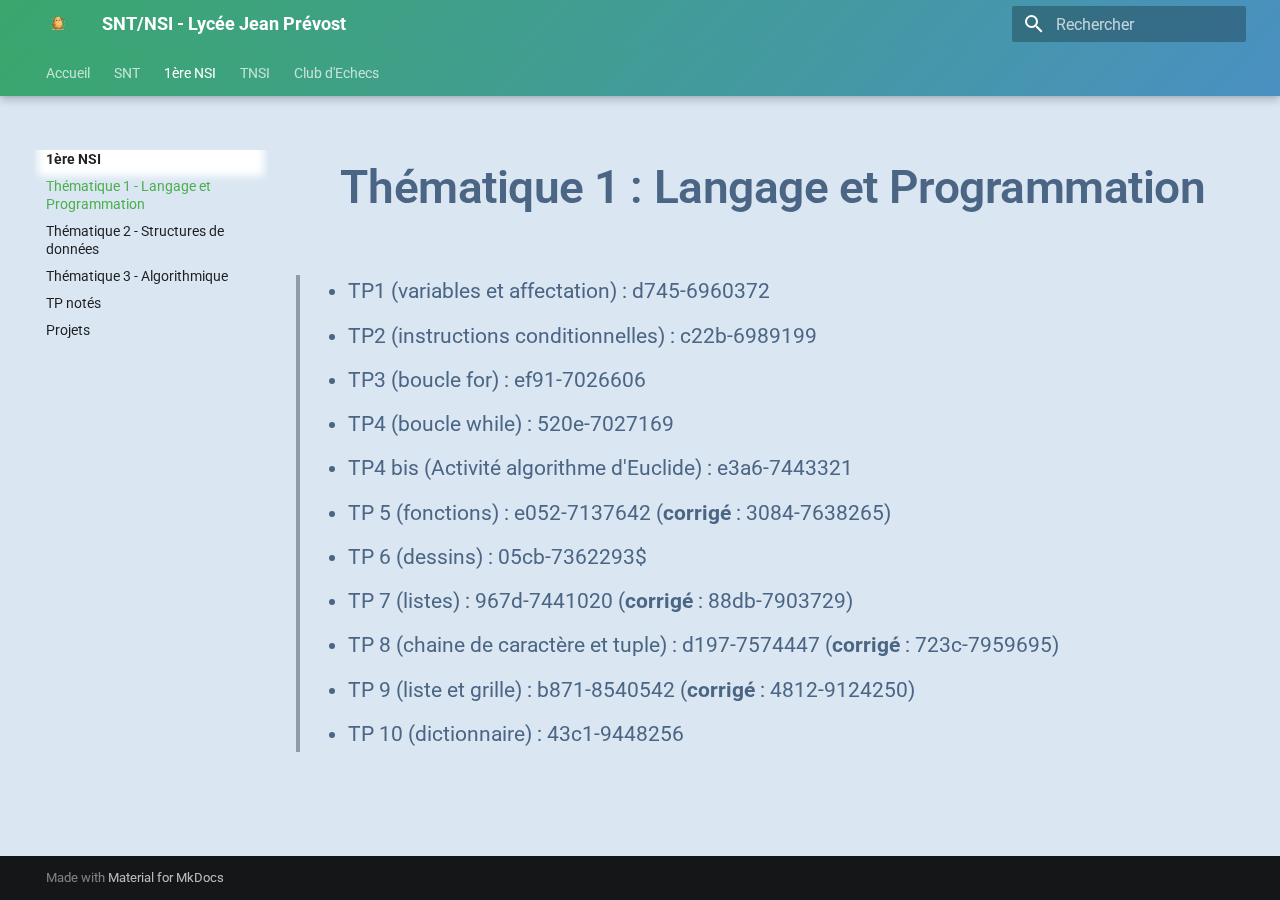
<file: 1NSI/python/index.html>
<!doctype html>
<html lang="fr" class="no-js">
  <head>
    
      <meta charset="utf-8">
      <meta name="viewport" content="width=device-width,initial-scale=1">
      
      
      
      
        <link rel="prev" href="../">
      
      
        <link rel="next" href="../donnees/">
      
      
        
      
      
      <link rel="icon" href="../../assets/logo3.png">
      <meta name="generator" content="mkdocs-1.6.1, mkdocs-material-9.7.6">
    
    
      
        <title>Thématique 1 - Langage et Programmation - SNT/NSI - Lycée Jean Prévost</title>
      
    
    
      <link rel="stylesheet" href="../../assets/stylesheets/main.484c7ddc.min.css">
      
        
        <link rel="stylesheet" href="../../assets/stylesheets/palette.ab4e12ef.min.css">
      
      


    
    
      
    
    
      
        
        
        <link rel="preconnect" href="https://fonts.gstatic.com" crossorigin>
        <link rel="stylesheet" href="https://fonts.googleapis.com/css?family=Roboto:300,300i,400,400i,700,700i%7CRoboto+Mono:400,400i,700,700i&display=fallback">
        <style>:root{--md-text-font:"Roboto";--md-code-font:"Roboto Mono"}</style>
      
    
    
      <link rel="stylesheet" href="../../styles/site.css">
    
    <script>__md_scope=new URL("../..",location),__md_hash=e=>[...e].reduce(((e,_)=>(e<<5)-e+_.charCodeAt(0)),0),__md_get=(e,_=localStorage,t=__md_scope)=>JSON.parse(_.getItem(t.pathname+"."+e)),__md_set=(e,_,t=localStorage,a=__md_scope)=>{try{t.setItem(a.pathname+"."+e,JSON.stringify(_))}catch(e){}}</script>
    
      

    
    
  </head>
  
  
    
    
      
    
    
    
    
    <body dir="ltr" data-md-color-scheme="default" data-md-color-primary="green" data-md-color-accent="lime">
  
    
    <input class="md-toggle" data-md-toggle="drawer" type="checkbox" id="__drawer" autocomplete="off">
    <input class="md-toggle" data-md-toggle="search" type="checkbox" id="__search" autocomplete="off">
    <label class="md-overlay" for="__drawer"></label>
    <div data-md-component="skip">
      
        
        <a href="#thematique-1-langage-et-programmation" class="md-skip">
          Aller au contenu
        </a>
      
    </div>
    <div data-md-component="announce">
      
    </div>
    
    
      

  

<header class="md-header md-header--shadow md-header--lifted" data-md-component="header">
  <nav class="md-header__inner md-grid" aria-label="En-tête">
    <a href="../.." title="SNT/NSI - Lycée Jean Prévost" class="md-header__button md-logo" aria-label="SNT/NSI - Lycée Jean Prévost" data-md-component="logo">
      
  <img src="../../assets/logo3.png" alt="logo">

    </a>
    <label class="md-header__button md-icon" for="__drawer">
      
      <svg xmlns="http://www.w3.org/2000/svg" viewBox="0 0 24 24"><path d="M3 6h18v2H3zm0 5h18v2H3zm0 5h18v2H3z"/></svg>
    </label>
    <div class="md-header__title" data-md-component="header-title">
      <div class="md-header__ellipsis">
        <div class="md-header__topic">
          <span class="md-ellipsis">
            SNT/NSI - Lycée Jean Prévost
          </span>
        </div>
        <div class="md-header__topic" data-md-component="header-topic">
          <span class="md-ellipsis">
            
              Thématique 1 - Langage et Programmation
            
          </span>
        </div>
      </div>
    </div>
    
      
        <form class="md-header__option" data-md-component="palette">
  
    
    
    
    <input class="md-option" data-md-color-media="" data-md-color-scheme="default" data-md-color-primary="green" data-md-color-accent="lime"  aria-hidden="true"  type="radio" name="__palette" id="__palette_0">
    
  
</form>
      
    
    
      <script>var palette=__md_get("__palette");if(palette&&palette.color){if("(prefers-color-scheme)"===palette.color.media){var media=matchMedia("(prefers-color-scheme: light)"),input=document.querySelector(media.matches?"[data-md-color-media='(prefers-color-scheme: light)']":"[data-md-color-media='(prefers-color-scheme: dark)']");palette.color.media=input.getAttribute("data-md-color-media"),palette.color.scheme=input.getAttribute("data-md-color-scheme"),palette.color.primary=input.getAttribute("data-md-color-primary"),palette.color.accent=input.getAttribute("data-md-color-accent")}for(var[key,value]of Object.entries(palette.color))document.body.setAttribute("data-md-color-"+key,value)}</script>
    
    
    
      
      
        <label class="md-header__button md-icon" for="__search">
          
          <svg xmlns="http://www.w3.org/2000/svg" viewBox="0 0 24 24"><path d="M9.5 3A6.5 6.5 0 0 1 16 9.5c0 1.61-.59 3.09-1.56 4.23l.27.27h.79l5 5-1.5 1.5-5-5v-.79l-.27-.27A6.52 6.52 0 0 1 9.5 16 6.5 6.5 0 0 1 3 9.5 6.5 6.5 0 0 1 9.5 3m0 2C7 5 5 7 5 9.5S7 14 9.5 14 14 12 14 9.5 12 5 9.5 5"/></svg>
        </label>
        <div class="md-search" data-md-component="search" role="dialog">
  <label class="md-search__overlay" for="__search"></label>
  <div class="md-search__inner" role="search">
    <form class="md-search__form" name="search">
      <input type="text" class="md-search__input" name="query" aria-label="Rechercher" placeholder="Rechercher" autocapitalize="off" autocorrect="off" autocomplete="off" spellcheck="false" data-md-component="search-query" required>
      <label class="md-search__icon md-icon" for="__search">
        
        <svg xmlns="http://www.w3.org/2000/svg" viewBox="0 0 24 24"><path d="M9.5 3A6.5 6.5 0 0 1 16 9.5c0 1.61-.59 3.09-1.56 4.23l.27.27h.79l5 5-1.5 1.5-5-5v-.79l-.27-.27A6.52 6.52 0 0 1 9.5 16 6.5 6.5 0 0 1 3 9.5 6.5 6.5 0 0 1 9.5 3m0 2C7 5 5 7 5 9.5S7 14 9.5 14 14 12 14 9.5 12 5 9.5 5"/></svg>
        
        <svg xmlns="http://www.w3.org/2000/svg" viewBox="0 0 24 24"><path d="M20 11v2H8l5.5 5.5-1.42 1.42L4.16 12l7.92-7.92L13.5 5.5 8 11z"/></svg>
      </label>
      <nav class="md-search__options" aria-label="Recherche">
        
        <button type="reset" class="md-search__icon md-icon" title="Effacer" aria-label="Effacer" tabindex="-1">
          
          <svg xmlns="http://www.w3.org/2000/svg" viewBox="0 0 24 24"><path d="M19 6.41 17.59 5 12 10.59 6.41 5 5 6.41 10.59 12 5 17.59 6.41 19 12 13.41 17.59 19 19 17.59 13.41 12z"/></svg>
        </button>
      </nav>
      
    </form>
    <div class="md-search__output">
      <div class="md-search__scrollwrap" tabindex="0" data-md-scrollfix>
        <div class="md-search-result" data-md-component="search-result">
          <div class="md-search-result__meta">
            Initialisation de la recherche
          </div>
          <ol class="md-search-result__list" role="presentation"></ol>
        </div>
      </div>
    </div>
  </div>
</div>
      
    
    
  </nav>
  
    
      
<nav class="md-tabs" aria-label="Onglets" data-md-component="tabs">
  <div class="md-grid">
    <ul class="md-tabs__list">
      
        
  
  
  
  
    
    
      <li class="md-tabs__item">
        <a href="../.." class="md-tabs__link">
          
  
  
    
  
  Accueil

        </a>
      </li>
    
  

      
        
  
  
  
  
    
    
      <li class="md-tabs__item">
        <a href="../../SNT/" class="md-tabs__link">
          
  
  
    
  
  SNT

        </a>
      </li>
    
  

      
        
  
  
  
    
  
  
    
    
      <li class="md-tabs__item md-tabs__item--active">
        <a href="../" class="md-tabs__link">
          
  
  
    
  
  1ère NSI

        </a>
      </li>
    
  

      
        
  
  
  
  
    
    
      <li class="md-tabs__item">
        <a href="../../TNSI/" class="md-tabs__link">
          
  
  
    
  
  TNSI

        </a>
      </li>
    
  

      
        
  
  
  
  
    <li class="md-tabs__item">
      <a href="../../echecs/" class="md-tabs__link">
        
  
  
    
  
  Club d'Echecs

      </a>
    </li>
  

      
    </ul>
  </div>
</nav>
    
  
</header>
    
    <div class="md-container" data-md-component="container">
      
      
        
      
      <main class="md-main" data-md-component="main">
        <div class="md-main__inner md-grid">
          
            
              
              <div class="md-sidebar md-sidebar--primary" data-md-component="sidebar" data-md-type="navigation" >
                <div class="md-sidebar__scrollwrap">
                  <div class="md-sidebar__inner">
                    


  


  

<nav class="md-nav md-nav--primary md-nav--lifted md-nav--integrated" aria-label="Navigation" data-md-level="0">
  <label class="md-nav__title" for="__drawer">
    <a href="../.." title="SNT/NSI - Lycée Jean Prévost" class="md-nav__button md-logo" aria-label="SNT/NSI - Lycée Jean Prévost" data-md-component="logo">
      
  <img src="../../assets/logo3.png" alt="logo">

    </a>
    SNT/NSI - Lycée Jean Prévost
  </label>
  
  <ul class="md-nav__list" data-md-scrollfix>
    
      
      
  
  
  
  
    
    
      
        
          
        
      
    
    
    
      
      
    
    
    <li class="md-nav__item md-nav__item--nested">
      
        
        
        <input class="md-nav__toggle md-toggle " type="checkbox" id="__nav_1" >
        
          
          <div class="md-nav__link md-nav__container">
            <a href="../.." class="md-nav__link ">
              
  
  
  <span class="md-ellipsis">
    
  
    Accueil
  

    
  </span>
  
  

            </a>
            
          </div>
        
        <nav class="md-nav" data-md-level="1" aria-labelledby="__nav_1_label" aria-expanded="false">
          <label class="md-nav__title" for="__nav_1">
            <span class="md-nav__icon md-icon"></span>
            
  
    Accueil
  

          </label>
          <ul class="md-nav__list" data-md-scrollfix>
            
              
            
          </ul>
        </nav>
      
    </li>
  

    
      
      
  
  
  
  
    
    
      
        
          
        
      
        
      
        
      
        
      
    
    
    
      
      
    
    
    <li class="md-nav__item md-nav__item--nested">
      
        
        
        <input class="md-nav__toggle md-toggle " type="checkbox" id="__nav_2" >
        
          
          <div class="md-nav__link md-nav__container">
            <a href="../../SNT/" class="md-nav__link ">
              
  
  
  <span class="md-ellipsis">
    
  
    SNT
  

    
  </span>
  
  

            </a>
            
              
              <label class="md-nav__link " for="__nav_2" id="__nav_2_label" tabindex="0">
                <span class="md-nav__icon md-icon"></span>
              </label>
            
          </div>
        
        <nav class="md-nav" data-md-level="1" aria-labelledby="__nav_2_label" aria-expanded="false">
          <label class="md-nav__title" for="__nav_2">
            <span class="md-nav__icon md-icon"></span>
            
  
    SNT
  

          </label>
          <ul class="md-nav__list" data-md-scrollfix>
            
              
            
              
                
  
  
  
  
    <li class="md-nav__item">
      <a href="../../SNT/python/" class="md-nav__link">
        
  
  
  <span class="md-ellipsis">
    
  
    Thématique 0 - Python
  

    
  </span>
  
  

      </a>
    </li>
  

              
            
              
                
  
  
  
  
    <li class="md-nav__item">
      <a href="../../SNT/internet/" class="md-nav__link">
        
  
  
  <span class="md-ellipsis">
    
  
    Thématique 1 - Internet
  

    
  </span>
  
  

      </a>
    </li>
  

              
            
              
                
  
  
  
  
    <li class="md-nav__item">
      <a href="../../SNT/web/" class="md-nav__link">
        
  
  
  <span class="md-ellipsis">
    
  
    Thématique 2 - Web
  

    
  </span>
  
  

      </a>
    </li>
  

              
            
          </ul>
        </nav>
      
    </li>
  

    
      
      
  
  
    
  
  
  
    
    
      
        
          
        
      
        
      
        
      
        
      
        
      
        
      
    
    
    
      
        
        
      
      
    
    
    <li class="md-nav__item md-nav__item--active md-nav__item--section md-nav__item--nested">
      
        
        
        <input class="md-nav__toggle md-toggle " type="checkbox" id="__nav_3" checked>
        
          
          <div class="md-nav__link md-nav__container">
            <a href="../" class="md-nav__link ">
              
  
  
  <span class="md-ellipsis">
    
  
    1ère NSI
  

    
  </span>
  
  

            </a>
            
              
              <label class="md-nav__link " for="__nav_3" id="__nav_3_label" tabindex="">
                <span class="md-nav__icon md-icon"></span>
              </label>
            
          </div>
        
        <nav class="md-nav" data-md-level="1" aria-labelledby="__nav_3_label" aria-expanded="true">
          <label class="md-nav__title" for="__nav_3">
            <span class="md-nav__icon md-icon"></span>
            
  
    1ère NSI
  

          </label>
          <ul class="md-nav__list" data-md-scrollfix>
            
              
            
              
                
  
  
    
  
  
  
    <li class="md-nav__item md-nav__item--active">
      
      <input class="md-nav__toggle md-toggle" type="checkbox" id="__toc">
      
      
        
      
      
      <a href="./" class="md-nav__link md-nav__link--active">
        
  
  
  <span class="md-ellipsis">
    
  
    Thématique 1 - Langage et Programmation
  

    
  </span>
  
  

      </a>
      
    </li>
  

              
            
              
                
  
  
  
  
    <li class="md-nav__item">
      <a href="../donnees/" class="md-nav__link">
        
  
  
  <span class="md-ellipsis">
    
  
    Thématique 2 - Structures de données
  

    
  </span>
  
  

      </a>
    </li>
  

              
            
              
                
  
  
  
  
    <li class="md-nav__item">
      <a href="../algo/" class="md-nav__link">
        
  
  
  <span class="md-ellipsis">
    
  
    Thématique 3 - Algorithmique
  

    
  </span>
  
  

      </a>
    </li>
  

              
            
              
                
  
  
  
  
    <li class="md-nav__item">
      <a href="../tp/" class="md-nav__link">
        
  
  
  <span class="md-ellipsis">
    
  
    TP notés
  

    
  </span>
  
  

      </a>
    </li>
  

              
            
              
                
  
  
  
  
    <li class="md-nav__item">
      <a href="../projet/" class="md-nav__link">
        
  
  
  <span class="md-ellipsis">
    
  
    Projets
  

    
  </span>
  
  

      </a>
    </li>
  

              
            
          </ul>
        </nav>
      
    </li>
  

    
      
      
  
  
  
  
    
    
      
        
          
        
      
        
      
        
      
        
      
        
      
        
      
        
      
    
    
    
      
      
    
    
    <li class="md-nav__item md-nav__item--nested">
      
        
        
        <input class="md-nav__toggle md-toggle " type="checkbox" id="__nav_4" >
        
          
          <div class="md-nav__link md-nav__container">
            <a href="../../TNSI/" class="md-nav__link ">
              
  
  
  <span class="md-ellipsis">
    
  
    TNSI
  

    
  </span>
  
  

            </a>
            
              
              <label class="md-nav__link " for="__nav_4" id="__nav_4_label" tabindex="0">
                <span class="md-nav__icon md-icon"></span>
              </label>
            
          </div>
        
        <nav class="md-nav" data-md-level="1" aria-labelledby="__nav_4_label" aria-expanded="false">
          <label class="md-nav__title" for="__nav_4">
            <span class="md-nav__icon md-icon"></span>
            
  
    TNSI
  

          </label>
          <ul class="md-nav__list" data-md-scrollfix>
            
              
            
              
                
  
  
  
  
    <li class="md-nav__item">
      <a href="../../TNSI/python/" class="md-nav__link">
        
  
  
  <span class="md-ellipsis">
    
  
    Thématique 1 - Langage et Programmation
  

    
  </span>
  
  

      </a>
    </li>
  

              
            
              
                
  
  
  
  
    <li class="md-nav__item">
      <a href="../../TNSI/donnees/" class="md-nav__link">
        
  
  
  <span class="md-ellipsis">
    
  
    Thématique 2 - Structures de données
  

    
  </span>
  
  

      </a>
    </li>
  

              
            
              
                
  
  
  
  
    <li class="md-nav__item">
      <a href="../../TNSI/bdd/" class="md-nav__link">
        
  
  
  <span class="md-ellipsis">
    
  
    Thématique 3 - Base de données
  

    
  </span>
  
  

      </a>
    </li>
  

              
            
              
                
  
  
  
  
    <li class="md-nav__item">
      <a href="../../TNSI/architecture/" class="md-nav__link">
        
  
  
  <span class="md-ellipsis">
    
  
    Thématique 4 - Architecture et OS
  

    
  </span>
  
  

      </a>
    </li>
  

              
            
              
                
  
  
  
  
    <li class="md-nav__item">
      <a href="../../TNSI/tp/" class="md-nav__link">
        
  
  
  <span class="md-ellipsis">
    
  
    TP notés
  

    
  </span>
  
  

      </a>
    </li>
  

              
            
              
                
  
  
  
  
    <li class="md-nav__item">
      <a href="../../TNSI/projet/" class="md-nav__link">
        
  
  
  <span class="md-ellipsis">
    
  
    Projets
  

    
  </span>
  
  

      </a>
    </li>
  

              
            
          </ul>
        </nav>
      
    </li>
  

    
      
      
  
  
  
  
    <li class="md-nav__item">
      <a href="../../echecs/" class="md-nav__link">
        
  
  
  <span class="md-ellipsis">
    
  
    Club d'Echecs
  

    
  </span>
  
  

      </a>
    </li>
  

    
  </ul>
</nav>
                  </div>
                </div>
              </div>
            
            
          
          
            <div class="md-content" data-md-component="content">
              
                




              
              <article class="md-content__inner md-typeset">
                
                  



<h1 id="thematique-1-langage-et-programmation">Thématique 1 : Langage et Programmation</h1>
<blockquote>
<ul>
<li>TP1 (variables et affectation) : d745-6960372</li>
<li>TP2 (instructions conditionnelles) : c22b-6989199 </li>
<li>TP3 (boucle for) : ef91-7026606</li>
<li>TP4 (boucle while) : 520e-7027169</li>
<li>TP4 bis (Activité algorithme d'Euclide) : e3a6-7443321</li>
<li>TP 5 (fonctions) : e052-7137642 (<strong>corrigé</strong> : 3084-7638265)</li>
<li>TP 6 (dessins) :  05cb-7362293$</li>
<li>TP 7 (listes) : 967d-7441020 (<strong>corrigé</strong> : 88db-7903729)</li>
<li>TP 8 (chaine de caractère et tuple) : d197-7574447 (<strong>corrigé</strong> : 723c-7959695)</li>
<li>TP 9 (liste et grille) : b871-8540542 (<strong>corrigé</strong> : 4812-9124250)</li>
<li>TP 10 (dictionnaire) : 43c1-9448256</li>
</ul>
</blockquote>












                
              </article>
            </div>
          
          
<script>var target=document.getElementById(location.hash.slice(1));target&&target.name&&(target.checked=target.name.startsWith("__tabbed_"))</script>
        </div>
        
          <button type="button" class="md-top md-icon" data-md-component="top" hidden>
  
  <svg xmlns="http://www.w3.org/2000/svg" viewBox="0 0 24 24"><path d="M13 20h-2V8l-5.5 5.5-1.42-1.42L12 4.16l7.92 7.92-1.42 1.42L13 8z"/></svg>
  Retour en haut de la page
</button>
        
      </main>
      
        <footer class="md-footer">
  
  <div class="md-footer-meta md-typeset">
    <div class="md-footer-meta__inner md-grid">
      <div class="md-copyright">
  
  
    Made with
    <a href="https://squidfunk.github.io/mkdocs-material/" target="_blank" rel="noopener">
      Material for MkDocs
    </a>
  
</div>
      
    </div>
  </div>
</footer>
      
    </div>
    <div class="md-dialog" data-md-component="dialog">
      <div class="md-dialog__inner md-typeset"></div>
    </div>
    
    
    
      
      
      <script id="__config" type="application/json">{"annotate": null, "base": "../..", "features": ["navigation.tabs", "navigation.tabs.sticky", "navigation.top", "navigation.indexes", "navigation.path", "toc.integrate", "header.autohide", "navigation.instant"], "search": "../../assets/javascripts/workers/search.2c215733.min.js", "tags": null, "translations": {"clipboard.copied": "Copi\u00e9 dans le presse-papier", "clipboard.copy": "Copier dans le presse-papier", "search.result.more.one": "1 de plus sur cette page", "search.result.more.other": "# de plus sur cette page", "search.result.none": "Aucun document trouv\u00e9", "search.result.one": "1 document trouv\u00e9", "search.result.other": "# documents trouv\u00e9s", "search.result.placeholder": "Taper pour d\u00e9marrer la recherche", "search.result.term.missing": "Non trouv\u00e9", "select.version": "S\u00e9lectionner la version"}, "version": null}</script>
    
    
      <script src="../../assets/javascripts/bundle.79ae519e.min.js"></script>
      
    
  </body>
</html>
</file>
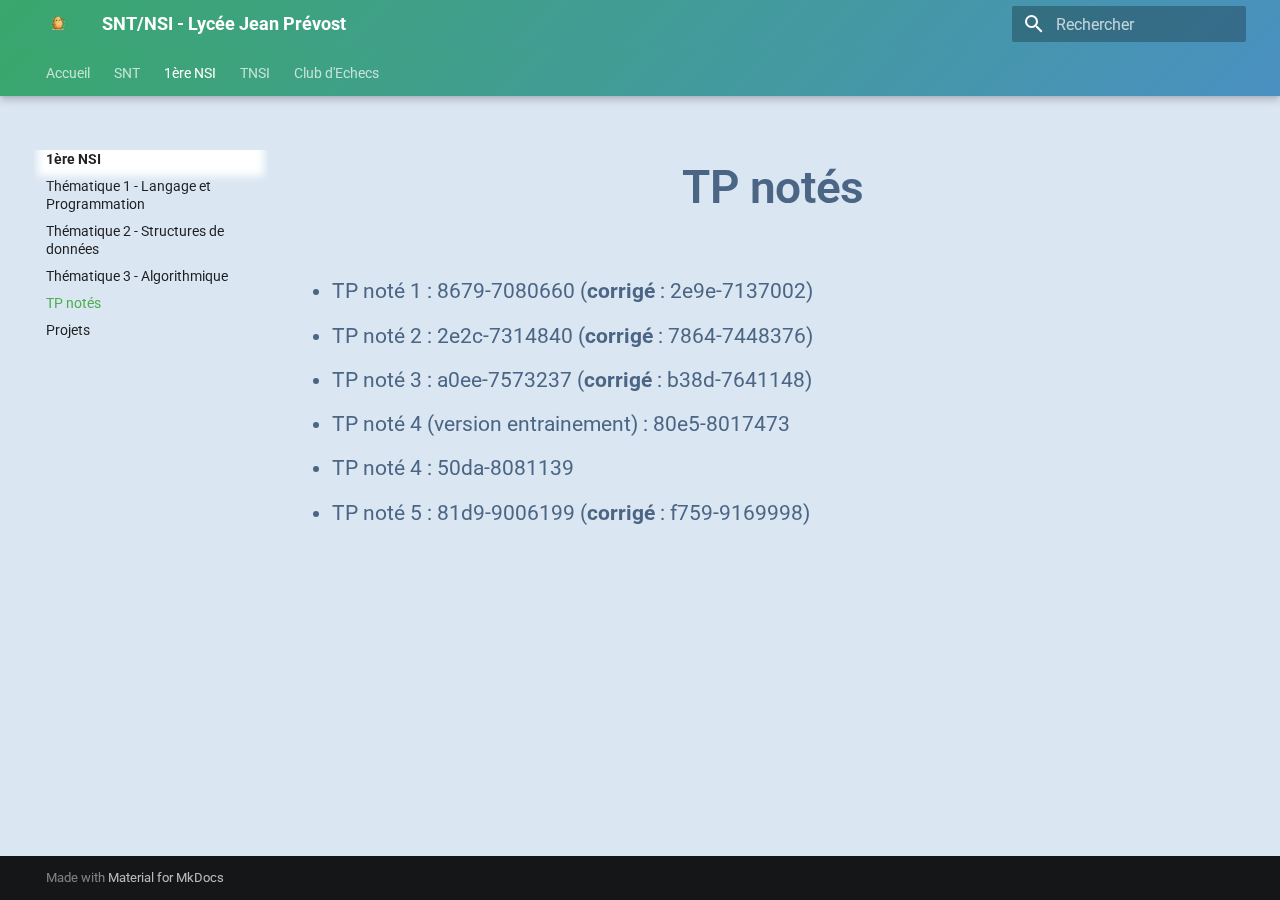
<file: 1NSI/tp/index.html>
<!doctype html>
<html lang="fr" class="no-js">
  <head>
    
      <meta charset="utf-8">
      <meta name="viewport" content="width=device-width,initial-scale=1">
      
      
      
      
        <link rel="prev" href="../algo/">
      
      
        <link rel="next" href="../projet/">
      
      
        
      
      
      <link rel="icon" href="../../assets/logo3.png">
      <meta name="generator" content="mkdocs-1.6.1, mkdocs-material-9.7.6">
    
    
      
        <title>TP notés - SNT/NSI - Lycée Jean Prévost</title>
      
    
    
      <link rel="stylesheet" href="../../assets/stylesheets/main.484c7ddc.min.css">
      
        
        <link rel="stylesheet" href="../../assets/stylesheets/palette.ab4e12ef.min.css">
      
      


    
    
      
    
    
      
        
        
        <link rel="preconnect" href="https://fonts.gstatic.com" crossorigin>
        <link rel="stylesheet" href="https://fonts.googleapis.com/css?family=Roboto:300,300i,400,400i,700,700i%7CRoboto+Mono:400,400i,700,700i&display=fallback">
        <style>:root{--md-text-font:"Roboto";--md-code-font:"Roboto Mono"}</style>
      
    
    
      <link rel="stylesheet" href="../../styles/site.css">
    
    <script>__md_scope=new URL("../..",location),__md_hash=e=>[...e].reduce(((e,_)=>(e<<5)-e+_.charCodeAt(0)),0),__md_get=(e,_=localStorage,t=__md_scope)=>JSON.parse(_.getItem(t.pathname+"."+e)),__md_set=(e,_,t=localStorage,a=__md_scope)=>{try{t.setItem(a.pathname+"."+e,JSON.stringify(_))}catch(e){}}</script>
    
      

    
    
  </head>
  
  
    
    
      
    
    
    
    
    <body dir="ltr" data-md-color-scheme="default" data-md-color-primary="green" data-md-color-accent="lime">
  
    
    <input class="md-toggle" data-md-toggle="drawer" type="checkbox" id="__drawer" autocomplete="off">
    <input class="md-toggle" data-md-toggle="search" type="checkbox" id="__search" autocomplete="off">
    <label class="md-overlay" for="__drawer"></label>
    <div data-md-component="skip">
      
        
        <a href="#tp-notes" class="md-skip">
          Aller au contenu
        </a>
      
    </div>
    <div data-md-component="announce">
      
    </div>
    
    
      

  

<header class="md-header md-header--shadow md-header--lifted" data-md-component="header">
  <nav class="md-header__inner md-grid" aria-label="En-tête">
    <a href="../.." title="SNT/NSI - Lycée Jean Prévost" class="md-header__button md-logo" aria-label="SNT/NSI - Lycée Jean Prévost" data-md-component="logo">
      
  <img src="../../assets/logo3.png" alt="logo">

    </a>
    <label class="md-header__button md-icon" for="__drawer">
      
      <svg xmlns="http://www.w3.org/2000/svg" viewBox="0 0 24 24"><path d="M3 6h18v2H3zm0 5h18v2H3zm0 5h18v2H3z"/></svg>
    </label>
    <div class="md-header__title" data-md-component="header-title">
      <div class="md-header__ellipsis">
        <div class="md-header__topic">
          <span class="md-ellipsis">
            SNT/NSI - Lycée Jean Prévost
          </span>
        </div>
        <div class="md-header__topic" data-md-component="header-topic">
          <span class="md-ellipsis">
            
              TP notés
            
          </span>
        </div>
      </div>
    </div>
    
      
        <form class="md-header__option" data-md-component="palette">
  
    
    
    
    <input class="md-option" data-md-color-media="" data-md-color-scheme="default" data-md-color-primary="green" data-md-color-accent="lime"  aria-hidden="true"  type="radio" name="__palette" id="__palette_0">
    
  
</form>
      
    
    
      <script>var palette=__md_get("__palette");if(palette&&palette.color){if("(prefers-color-scheme)"===palette.color.media){var media=matchMedia("(prefers-color-scheme: light)"),input=document.querySelector(media.matches?"[data-md-color-media='(prefers-color-scheme: light)']":"[data-md-color-media='(prefers-color-scheme: dark)']");palette.color.media=input.getAttribute("data-md-color-media"),palette.color.scheme=input.getAttribute("data-md-color-scheme"),palette.color.primary=input.getAttribute("data-md-color-primary"),palette.color.accent=input.getAttribute("data-md-color-accent")}for(var[key,value]of Object.entries(palette.color))document.body.setAttribute("data-md-color-"+key,value)}</script>
    
    
    
      
      
        <label class="md-header__button md-icon" for="__search">
          
          <svg xmlns="http://www.w3.org/2000/svg" viewBox="0 0 24 24"><path d="M9.5 3A6.5 6.5 0 0 1 16 9.5c0 1.61-.59 3.09-1.56 4.23l.27.27h.79l5 5-1.5 1.5-5-5v-.79l-.27-.27A6.52 6.52 0 0 1 9.5 16 6.5 6.5 0 0 1 3 9.5 6.5 6.5 0 0 1 9.5 3m0 2C7 5 5 7 5 9.5S7 14 9.5 14 14 12 14 9.5 12 5 9.5 5"/></svg>
        </label>
        <div class="md-search" data-md-component="search" role="dialog">
  <label class="md-search__overlay" for="__search"></label>
  <div class="md-search__inner" role="search">
    <form class="md-search__form" name="search">
      <input type="text" class="md-search__input" name="query" aria-label="Rechercher" placeholder="Rechercher" autocapitalize="off" autocorrect="off" autocomplete="off" spellcheck="false" data-md-component="search-query" required>
      <label class="md-search__icon md-icon" for="__search">
        
        <svg xmlns="http://www.w3.org/2000/svg" viewBox="0 0 24 24"><path d="M9.5 3A6.5 6.5 0 0 1 16 9.5c0 1.61-.59 3.09-1.56 4.23l.27.27h.79l5 5-1.5 1.5-5-5v-.79l-.27-.27A6.52 6.52 0 0 1 9.5 16 6.5 6.5 0 0 1 3 9.5 6.5 6.5 0 0 1 9.5 3m0 2C7 5 5 7 5 9.5S7 14 9.5 14 14 12 14 9.5 12 5 9.5 5"/></svg>
        
        <svg xmlns="http://www.w3.org/2000/svg" viewBox="0 0 24 24"><path d="M20 11v2H8l5.5 5.5-1.42 1.42L4.16 12l7.92-7.92L13.5 5.5 8 11z"/></svg>
      </label>
      <nav class="md-search__options" aria-label="Recherche">
        
        <button type="reset" class="md-search__icon md-icon" title="Effacer" aria-label="Effacer" tabindex="-1">
          
          <svg xmlns="http://www.w3.org/2000/svg" viewBox="0 0 24 24"><path d="M19 6.41 17.59 5 12 10.59 6.41 5 5 6.41 10.59 12 5 17.59 6.41 19 12 13.41 17.59 19 19 17.59 13.41 12z"/></svg>
        </button>
      </nav>
      
    </form>
    <div class="md-search__output">
      <div class="md-search__scrollwrap" tabindex="0" data-md-scrollfix>
        <div class="md-search-result" data-md-component="search-result">
          <div class="md-search-result__meta">
            Initialisation de la recherche
          </div>
          <ol class="md-search-result__list" role="presentation"></ol>
        </div>
      </div>
    </div>
  </div>
</div>
      
    
    
  </nav>
  
    
      
<nav class="md-tabs" aria-label="Onglets" data-md-component="tabs">
  <div class="md-grid">
    <ul class="md-tabs__list">
      
        
  
  
  
  
    
    
      <li class="md-tabs__item">
        <a href="../.." class="md-tabs__link">
          
  
  
    
  
  Accueil

        </a>
      </li>
    
  

      
        
  
  
  
  
    
    
      <li class="md-tabs__item">
        <a href="../../SNT/" class="md-tabs__link">
          
  
  
    
  
  SNT

        </a>
      </li>
    
  

      
        
  
  
  
    
  
  
    
    
      <li class="md-tabs__item md-tabs__item--active">
        <a href="../" class="md-tabs__link">
          
  
  
    
  
  1ère NSI

        </a>
      </li>
    
  

      
        
  
  
  
  
    
    
      <li class="md-tabs__item">
        <a href="../../TNSI/" class="md-tabs__link">
          
  
  
    
  
  TNSI

        </a>
      </li>
    
  

      
        
  
  
  
  
    <li class="md-tabs__item">
      <a href="../../echecs/" class="md-tabs__link">
        
  
  
    
  
  Club d'Echecs

      </a>
    </li>
  

      
    </ul>
  </div>
</nav>
    
  
</header>
    
    <div class="md-container" data-md-component="container">
      
      
        
      
      <main class="md-main" data-md-component="main">
        <div class="md-main__inner md-grid">
          
            
              
              <div class="md-sidebar md-sidebar--primary" data-md-component="sidebar" data-md-type="navigation" >
                <div class="md-sidebar__scrollwrap">
                  <div class="md-sidebar__inner">
                    


  


  

<nav class="md-nav md-nav--primary md-nav--lifted md-nav--integrated" aria-label="Navigation" data-md-level="0">
  <label class="md-nav__title" for="__drawer">
    <a href="../.." title="SNT/NSI - Lycée Jean Prévost" class="md-nav__button md-logo" aria-label="SNT/NSI - Lycée Jean Prévost" data-md-component="logo">
      
  <img src="../../assets/logo3.png" alt="logo">

    </a>
    SNT/NSI - Lycée Jean Prévost
  </label>
  
  <ul class="md-nav__list" data-md-scrollfix>
    
      
      
  
  
  
  
    
    
      
        
          
        
      
    
    
    
      
      
    
    
    <li class="md-nav__item md-nav__item--nested">
      
        
        
        <input class="md-nav__toggle md-toggle " type="checkbox" id="__nav_1" >
        
          
          <div class="md-nav__link md-nav__container">
            <a href="../.." class="md-nav__link ">
              
  
  
  <span class="md-ellipsis">
    
  
    Accueil
  

    
  </span>
  
  

            </a>
            
          </div>
        
        <nav class="md-nav" data-md-level="1" aria-labelledby="__nav_1_label" aria-expanded="false">
          <label class="md-nav__title" for="__nav_1">
            <span class="md-nav__icon md-icon"></span>
            
  
    Accueil
  

          </label>
          <ul class="md-nav__list" data-md-scrollfix>
            
              
            
          </ul>
        </nav>
      
    </li>
  

    
      
      
  
  
  
  
    
    
      
        
          
        
      
        
      
        
      
        
      
    
    
    
      
      
    
    
    <li class="md-nav__item md-nav__item--nested">
      
        
        
        <input class="md-nav__toggle md-toggle " type="checkbox" id="__nav_2" >
        
          
          <div class="md-nav__link md-nav__container">
            <a href="../../SNT/" class="md-nav__link ">
              
  
  
  <span class="md-ellipsis">
    
  
    SNT
  

    
  </span>
  
  

            </a>
            
              
              <label class="md-nav__link " for="__nav_2" id="__nav_2_label" tabindex="0">
                <span class="md-nav__icon md-icon"></span>
              </label>
            
          </div>
        
        <nav class="md-nav" data-md-level="1" aria-labelledby="__nav_2_label" aria-expanded="false">
          <label class="md-nav__title" for="__nav_2">
            <span class="md-nav__icon md-icon"></span>
            
  
    SNT
  

          </label>
          <ul class="md-nav__list" data-md-scrollfix>
            
              
            
              
                
  
  
  
  
    <li class="md-nav__item">
      <a href="../../SNT/python/" class="md-nav__link">
        
  
  
  <span class="md-ellipsis">
    
  
    Thématique 0 - Python
  

    
  </span>
  
  

      </a>
    </li>
  

              
            
              
                
  
  
  
  
    <li class="md-nav__item">
      <a href="../../SNT/internet/" class="md-nav__link">
        
  
  
  <span class="md-ellipsis">
    
  
    Thématique 1 - Internet
  

    
  </span>
  
  

      </a>
    </li>
  

              
            
              
                
  
  
  
  
    <li class="md-nav__item">
      <a href="../../SNT/web/" class="md-nav__link">
        
  
  
  <span class="md-ellipsis">
    
  
    Thématique 2 - Web
  

    
  </span>
  
  

      </a>
    </li>
  

              
            
          </ul>
        </nav>
      
    </li>
  

    
      
      
  
  
    
  
  
  
    
    
      
        
          
        
      
        
      
        
      
        
      
        
      
        
      
    
    
    
      
        
        
      
      
    
    
    <li class="md-nav__item md-nav__item--active md-nav__item--section md-nav__item--nested">
      
        
        
        <input class="md-nav__toggle md-toggle " type="checkbox" id="__nav_3" checked>
        
          
          <div class="md-nav__link md-nav__container">
            <a href="../" class="md-nav__link ">
              
  
  
  <span class="md-ellipsis">
    
  
    1ère NSI
  

    
  </span>
  
  

            </a>
            
              
              <label class="md-nav__link " for="__nav_3" id="__nav_3_label" tabindex="">
                <span class="md-nav__icon md-icon"></span>
              </label>
            
          </div>
        
        <nav class="md-nav" data-md-level="1" aria-labelledby="__nav_3_label" aria-expanded="true">
          <label class="md-nav__title" for="__nav_3">
            <span class="md-nav__icon md-icon"></span>
            
  
    1ère NSI
  

          </label>
          <ul class="md-nav__list" data-md-scrollfix>
            
              
            
              
                
  
  
  
  
    <li class="md-nav__item">
      <a href="../python/" class="md-nav__link">
        
  
  
  <span class="md-ellipsis">
    
  
    Thématique 1 - Langage et Programmation
  

    
  </span>
  
  

      </a>
    </li>
  

              
            
              
                
  
  
  
  
    <li class="md-nav__item">
      <a href="../donnees/" class="md-nav__link">
        
  
  
  <span class="md-ellipsis">
    
  
    Thématique 2 - Structures de données
  

    
  </span>
  
  

      </a>
    </li>
  

              
            
              
                
  
  
  
  
    <li class="md-nav__item">
      <a href="../algo/" class="md-nav__link">
        
  
  
  <span class="md-ellipsis">
    
  
    Thématique 3 - Algorithmique
  

    
  </span>
  
  

      </a>
    </li>
  

              
            
              
                
  
  
    
  
  
  
    <li class="md-nav__item md-nav__item--active">
      
      <input class="md-nav__toggle md-toggle" type="checkbox" id="__toc">
      
      
        
      
      
      <a href="./" class="md-nav__link md-nav__link--active">
        
  
  
  <span class="md-ellipsis">
    
  
    TP notés
  

    
  </span>
  
  

      </a>
      
    </li>
  

              
            
              
                
  
  
  
  
    <li class="md-nav__item">
      <a href="../projet/" class="md-nav__link">
        
  
  
  <span class="md-ellipsis">
    
  
    Projets
  

    
  </span>
  
  

      </a>
    </li>
  

              
            
          </ul>
        </nav>
      
    </li>
  

    
      
      
  
  
  
  
    
    
      
        
          
        
      
        
      
        
      
        
      
        
      
        
      
        
      
    
    
    
      
      
    
    
    <li class="md-nav__item md-nav__item--nested">
      
        
        
        <input class="md-nav__toggle md-toggle " type="checkbox" id="__nav_4" >
        
          
          <div class="md-nav__link md-nav__container">
            <a href="../../TNSI/" class="md-nav__link ">
              
  
  
  <span class="md-ellipsis">
    
  
    TNSI
  

    
  </span>
  
  

            </a>
            
              
              <label class="md-nav__link " for="__nav_4" id="__nav_4_label" tabindex="0">
                <span class="md-nav__icon md-icon"></span>
              </label>
            
          </div>
        
        <nav class="md-nav" data-md-level="1" aria-labelledby="__nav_4_label" aria-expanded="false">
          <label class="md-nav__title" for="__nav_4">
            <span class="md-nav__icon md-icon"></span>
            
  
    TNSI
  

          </label>
          <ul class="md-nav__list" data-md-scrollfix>
            
              
            
              
                
  
  
  
  
    <li class="md-nav__item">
      <a href="../../TNSI/python/" class="md-nav__link">
        
  
  
  <span class="md-ellipsis">
    
  
    Thématique 1 - Langage et Programmation
  

    
  </span>
  
  

      </a>
    </li>
  

              
            
              
                
  
  
  
  
    <li class="md-nav__item">
      <a href="../../TNSI/donnees/" class="md-nav__link">
        
  
  
  <span class="md-ellipsis">
    
  
    Thématique 2 - Structures de données
  

    
  </span>
  
  

      </a>
    </li>
  

              
            
              
                
  
  
  
  
    <li class="md-nav__item">
      <a href="../../TNSI/bdd/" class="md-nav__link">
        
  
  
  <span class="md-ellipsis">
    
  
    Thématique 3 - Base de données
  

    
  </span>
  
  

      </a>
    </li>
  

              
            
              
                
  
  
  
  
    <li class="md-nav__item">
      <a href="../../TNSI/architecture/" class="md-nav__link">
        
  
  
  <span class="md-ellipsis">
    
  
    Thématique 4 - Architecture et OS
  

    
  </span>
  
  

      </a>
    </li>
  

              
            
              
                
  
  
  
  
    <li class="md-nav__item">
      <a href="../../TNSI/tp/" class="md-nav__link">
        
  
  
  <span class="md-ellipsis">
    
  
    TP notés
  

    
  </span>
  
  

      </a>
    </li>
  

              
            
              
                
  
  
  
  
    <li class="md-nav__item">
      <a href="../../TNSI/projet/" class="md-nav__link">
        
  
  
  <span class="md-ellipsis">
    
  
    Projets
  

    
  </span>
  
  

      </a>
    </li>
  

              
            
          </ul>
        </nav>
      
    </li>
  

    
      
      
  
  
  
  
    <li class="md-nav__item">
      <a href="../../echecs/" class="md-nav__link">
        
  
  
  <span class="md-ellipsis">
    
  
    Club d'Echecs
  

    
  </span>
  
  

      </a>
    </li>
  

    
  </ul>
</nav>
                  </div>
                </div>
              </div>
            
            
          
          
            <div class="md-content" data-md-component="content">
              
                




              
              <article class="md-content__inner md-typeset">
                
                  



<h1 id="tp-notes">TP notés</h1>
<ul>
<li>TP noté 1 : 8679-7080660 (<strong>corrigé</strong> : 2e9e-7137002)</li>
<li>TP noté 2 : 2e2c-7314840 (<strong>corrigé</strong> : 7864-7448376)</li>
<li>TP noté 3 : a0ee-7573237 (<strong>corrigé</strong> :  b38d-7641148)</li>
<li>TP noté 4 (version entrainement) : 80e5-8017473</li>
<li>TP noté 4 : 50da-8081139 </li>
<li>TP noté 5 : 81d9-9006199 (<strong>corrigé</strong> : f759-9169998)</li>
</ul>












                
              </article>
            </div>
          
          
<script>var target=document.getElementById(location.hash.slice(1));target&&target.name&&(target.checked=target.name.startsWith("__tabbed_"))</script>
        </div>
        
          <button type="button" class="md-top md-icon" data-md-component="top" hidden>
  
  <svg xmlns="http://www.w3.org/2000/svg" viewBox="0 0 24 24"><path d="M13 20h-2V8l-5.5 5.5-1.42-1.42L12 4.16l7.92 7.92-1.42 1.42L13 8z"/></svg>
  Retour en haut de la page
</button>
        
      </main>
      
        <footer class="md-footer">
  
  <div class="md-footer-meta md-typeset">
    <div class="md-footer-meta__inner md-grid">
      <div class="md-copyright">
  
  
    Made with
    <a href="https://squidfunk.github.io/mkdocs-material/" target="_blank" rel="noopener">
      Material for MkDocs
    </a>
  
</div>
      
    </div>
  </div>
</footer>
      
    </div>
    <div class="md-dialog" data-md-component="dialog">
      <div class="md-dialog__inner md-typeset"></div>
    </div>
    
    
    
      
      
      <script id="__config" type="application/json">{"annotate": null, "base": "../..", "features": ["navigation.tabs", "navigation.tabs.sticky", "navigation.top", "navigation.indexes", "navigation.path", "toc.integrate", "header.autohide", "navigation.instant"], "search": "../../assets/javascripts/workers/search.2c215733.min.js", "tags": null, "translations": {"clipboard.copied": "Copi\u00e9 dans le presse-papier", "clipboard.copy": "Copier dans le presse-papier", "search.result.more.one": "1 de plus sur cette page", "search.result.more.other": "# de plus sur cette page", "search.result.none": "Aucun document trouv\u00e9", "search.result.one": "1 document trouv\u00e9", "search.result.other": "# documents trouv\u00e9s", "search.result.placeholder": "Taper pour d\u00e9marrer la recherche", "search.result.term.missing": "Non trouv\u00e9", "select.version": "S\u00e9lectionner la version"}, "version": null}</script>
    
    
      <script src="../../assets/javascripts/bundle.79ae519e.min.js"></script>
      
    
  </body>
</html>
</file>
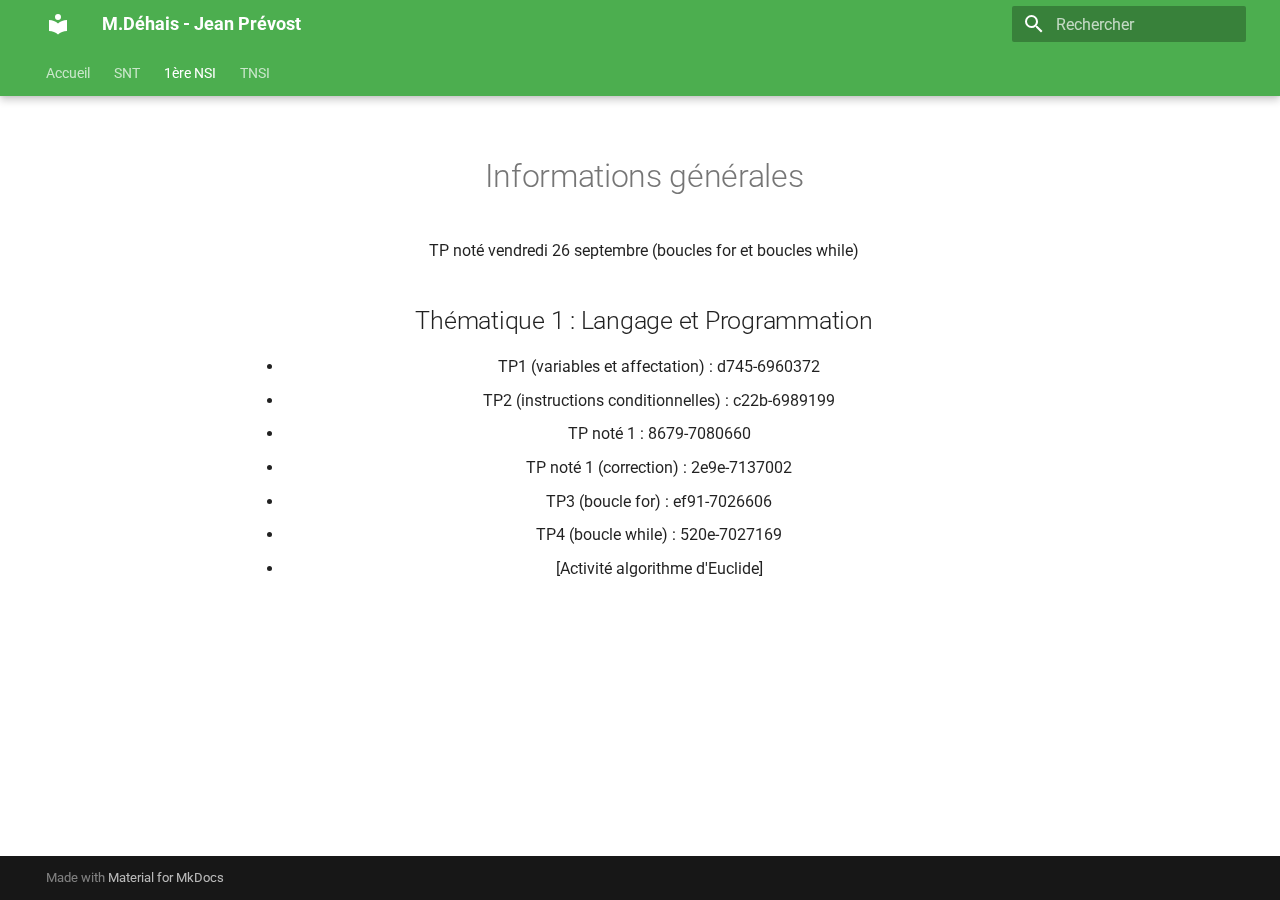
<file: site/1NSI/index.html>
<!doctype html>
<html lang="fr" class="no-js">
  <head>
    
      <meta charset="utf-8">
      <meta name="viewport" content="width=device-width,initial-scale=1">
      
      
      
      
        <link rel="prev" href="../SNT/">
      
      
        <link rel="next" href="../TNSI/">
      
      
      <link rel="icon" href="../assets/images/favicon.png">
      <meta name="generator" content="mkdocs-1.6.1, mkdocs-material-9.6.20">
    
    
      
        <title>1ère NSI - M.Déhais - Jean Prévost</title>
      
    
    
      <link rel="stylesheet" href="../assets/stylesheets/main.e53b48f4.min.css">
      
        
        <link rel="stylesheet" href="../assets/stylesheets/palette.06af60db.min.css">
      
      


    
    
      
    
    
      
        
        
        <link rel="preconnect" href="https://fonts.gstatic.com" crossorigin>
        <link rel="stylesheet" href="https://fonts.googleapis.com/css?family=Roboto:300,300i,400,400i,700,700i%7CRoboto+Mono:400,400i,700,700i&display=fallback">
        <style>:root{--md-text-font:"Roboto";--md-code-font:"Roboto Mono"}</style>
      
    
    
      <link rel="stylesheet" href="../styles/site.css">
    
    <script>__md_scope=new URL("..",location),__md_hash=e=>[...e].reduce(((e,_)=>(e<<5)-e+_.charCodeAt(0)),0),__md_get=(e,_=localStorage,t=__md_scope)=>JSON.parse(_.getItem(t.pathname+"."+e)),__md_set=(e,_,t=localStorage,a=__md_scope)=>{try{t.setItem(a.pathname+"."+e,JSON.stringify(_))}catch(e){}}</script>
    
      

    
    
    
  </head>
  
  
    
    
      
    
    
    
    
    <body dir="ltr" data-md-color-scheme="default" data-md-color-primary="green" data-md-color-accent="lime">
  
    
    <input class="md-toggle" data-md-toggle="drawer" type="checkbox" id="__drawer" autocomplete="off">
    <input class="md-toggle" data-md-toggle="search" type="checkbox" id="__search" autocomplete="off">
    <label class="md-overlay" for="__drawer"></label>
    <div data-md-component="skip">
      
        
        <a href="#informations-generales" class="md-skip">
          Aller au contenu
        </a>
      
    </div>
    <div data-md-component="announce">
      
    </div>
    
    
      

  

<header class="md-header md-header--shadow md-header--lifted" data-md-component="header">
  <nav class="md-header__inner md-grid" aria-label="En-tête">
    <a href=".." title="M.Déhais - Jean Prévost" class="md-header__button md-logo" aria-label="M.Déhais - Jean Prévost" data-md-component="logo">
      
  
  <svg xmlns="http://www.w3.org/2000/svg" viewBox="0 0 24 24"><path d="M12 8a3 3 0 0 0 3-3 3 3 0 0 0-3-3 3 3 0 0 0-3 3 3 3 0 0 0 3 3m0 3.54C9.64 9.35 6.5 8 3 8v11c3.5 0 6.64 1.35 9 3.54 2.36-2.19 5.5-3.54 9-3.54V8c-3.5 0-6.64 1.35-9 3.54"/></svg>

    </a>
    <label class="md-header__button md-icon" for="__drawer">
      
      <svg xmlns="http://www.w3.org/2000/svg" viewBox="0 0 24 24"><path d="M3 6h18v2H3zm0 5h18v2H3zm0 5h18v2H3z"/></svg>
    </label>
    <div class="md-header__title" data-md-component="header-title">
      <div class="md-header__ellipsis">
        <div class="md-header__topic">
          <span class="md-ellipsis">
            M.Déhais - Jean Prévost
          </span>
        </div>
        <div class="md-header__topic" data-md-component="header-topic">
          <span class="md-ellipsis">
            
              1ère NSI
            
          </span>
        </div>
      </div>
    </div>
    
      
        <form class="md-header__option" data-md-component="palette">
  
    
    
    
    <input class="md-option" data-md-color-media="" data-md-color-scheme="default" data-md-color-primary="green" data-md-color-accent="lime"  aria-hidden="true"  type="radio" name="__palette" id="__palette_0">
    
  
</form>
      
    
    
      <script>var palette=__md_get("__palette");if(palette&&palette.color){if("(prefers-color-scheme)"===palette.color.media){var media=matchMedia("(prefers-color-scheme: light)"),input=document.querySelector(media.matches?"[data-md-color-media='(prefers-color-scheme: light)']":"[data-md-color-media='(prefers-color-scheme: dark)']");palette.color.media=input.getAttribute("data-md-color-media"),palette.color.scheme=input.getAttribute("data-md-color-scheme"),palette.color.primary=input.getAttribute("data-md-color-primary"),palette.color.accent=input.getAttribute("data-md-color-accent")}for(var[key,value]of Object.entries(palette.color))document.body.setAttribute("data-md-color-"+key,value)}</script>
    
    
    
      
      
        <label class="md-header__button md-icon" for="__search">
          
          <svg xmlns="http://www.w3.org/2000/svg" viewBox="0 0 24 24"><path d="M9.5 3A6.5 6.5 0 0 1 16 9.5c0 1.61-.59 3.09-1.56 4.23l.27.27h.79l5 5-1.5 1.5-5-5v-.79l-.27-.27A6.52 6.52 0 0 1 9.5 16 6.5 6.5 0 0 1 3 9.5 6.5 6.5 0 0 1 9.5 3m0 2C7 5 5 7 5 9.5S7 14 9.5 14 14 12 14 9.5 12 5 9.5 5"/></svg>
        </label>
        <div class="md-search" data-md-component="search" role="dialog">
  <label class="md-search__overlay" for="__search"></label>
  <div class="md-search__inner" role="search">
    <form class="md-search__form" name="search">
      <input type="text" class="md-search__input" name="query" aria-label="Rechercher" placeholder="Rechercher" autocapitalize="off" autocorrect="off" autocomplete="off" spellcheck="false" data-md-component="search-query" required>
      <label class="md-search__icon md-icon" for="__search">
        
        <svg xmlns="http://www.w3.org/2000/svg" viewBox="0 0 24 24"><path d="M9.5 3A6.5 6.5 0 0 1 16 9.5c0 1.61-.59 3.09-1.56 4.23l.27.27h.79l5 5-1.5 1.5-5-5v-.79l-.27-.27A6.52 6.52 0 0 1 9.5 16 6.5 6.5 0 0 1 3 9.5 6.5 6.5 0 0 1 9.5 3m0 2C7 5 5 7 5 9.5S7 14 9.5 14 14 12 14 9.5 12 5 9.5 5"/></svg>
        
        <svg xmlns="http://www.w3.org/2000/svg" viewBox="0 0 24 24"><path d="M20 11v2H8l5.5 5.5-1.42 1.42L4.16 12l7.92-7.92L13.5 5.5 8 11z"/></svg>
      </label>
      <nav class="md-search__options" aria-label="Recherche">
        
        <button type="reset" class="md-search__icon md-icon" title="Effacer" aria-label="Effacer" tabindex="-1">
          
          <svg xmlns="http://www.w3.org/2000/svg" viewBox="0 0 24 24"><path d="M19 6.41 17.59 5 12 10.59 6.41 5 5 6.41 10.59 12 5 17.59 6.41 19 12 13.41 17.59 19 19 17.59 13.41 12z"/></svg>
        </button>
      </nav>
      
    </form>
    <div class="md-search__output">
      <div class="md-search__scrollwrap" tabindex="0" data-md-scrollfix>
        <div class="md-search-result" data-md-component="search-result">
          <div class="md-search-result__meta">
            Initialisation de la recherche
          </div>
          <ol class="md-search-result__list" role="presentation"></ol>
        </div>
      </div>
    </div>
  </div>
</div>
      
    
    
  </nav>
  
    
      
<nav class="md-tabs" aria-label="Onglets" data-md-component="tabs">
  <div class="md-grid">
    <ul class="md-tabs__list">
      
        
  
  
  
  
    <li class="md-tabs__item">
      <a href=".." class="md-tabs__link">
        
  
  
    
  
  Accueil

      </a>
    </li>
  

      
        
  
  
  
  
    <li class="md-tabs__item">
      <a href="../SNT/" class="md-tabs__link">
        
  
  
    
  
  SNT

      </a>
    </li>
  

      
        
  
  
  
    
  
  
    <li class="md-tabs__item md-tabs__item--active">
      <a href="./" class="md-tabs__link">
        
  
  
    
  
  1ère NSI

      </a>
    </li>
  

      
        
  
  
  
  
    <li class="md-tabs__item">
      <a href="../TNSI/" class="md-tabs__link">
        
  
  
    
  
  TNSI

      </a>
    </li>
  

      
    </ul>
  </div>
</nav>
    
  
</header>
    
    <div class="md-container" data-md-component="container">
      
      
        
      
      <main class="md-main" data-md-component="main">
        <div class="md-main__inner md-grid">
          
            
              
              <div class="md-sidebar md-sidebar--primary" data-md-component="sidebar" data-md-type="navigation" >
                <div class="md-sidebar__scrollwrap">
                  <div class="md-sidebar__inner">
                    


  


  

<nav class="md-nav md-nav--primary md-nav--lifted md-nav--integrated" aria-label="Navigation" data-md-level="0">
  <label class="md-nav__title" for="__drawer">
    <a href=".." title="M.Déhais - Jean Prévost" class="md-nav__button md-logo" aria-label="M.Déhais - Jean Prévost" data-md-component="logo">
      
  
  <svg xmlns="http://www.w3.org/2000/svg" viewBox="0 0 24 24"><path d="M12 8a3 3 0 0 0 3-3 3 3 0 0 0-3-3 3 3 0 0 0-3 3 3 3 0 0 0 3 3m0 3.54C9.64 9.35 6.5 8 3 8v11c3.5 0 6.64 1.35 9 3.54 2.36-2.19 5.5-3.54 9-3.54V8c-3.5 0-6.64 1.35-9 3.54"/></svg>

    </a>
    M.Déhais - Jean Prévost
  </label>
  
  <ul class="md-nav__list" data-md-scrollfix>
    
      
      
  
  
  
  
    <li class="md-nav__item">
      <a href=".." class="md-nav__link">
        
  
  
  <span class="md-ellipsis">
    Accueil
    
  </span>
  

      </a>
    </li>
  

    
      
      
  
  
  
  
    <li class="md-nav__item">
      <a href="../SNT/" class="md-nav__link">
        
  
  
  <span class="md-ellipsis">
    SNT
    
  </span>
  

      </a>
    </li>
  

    
      
      
  
  
    
  
  
  
    <li class="md-nav__item md-nav__item--active">
      
      <input class="md-nav__toggle md-toggle" type="checkbox" id="__toc">
      
      
        
      
      
        <label class="md-nav__link md-nav__link--active" for="__toc">
          
  
  
  <span class="md-ellipsis">
    1ère NSI
    
  </span>
  

          <span class="md-nav__icon md-icon"></span>
        </label>
      
      <a href="./" class="md-nav__link md-nav__link--active">
        
  
  
  <span class="md-ellipsis">
    1ère NSI
    
  </span>
  

      </a>
      
        

<nav class="md-nav md-nav--secondary" aria-label="Table des matières">
  
  
  
    
  
  
    <label class="md-nav__title" for="__toc">
      <span class="md-nav__icon md-icon"></span>
      Table des matières
    </label>
    <ul class="md-nav__list" data-md-component="toc" data-md-scrollfix>
      
        <li class="md-nav__item">
  <a href="#thematique-1-langage-et-programmation" class="md-nav__link">
    <span class="md-ellipsis">
      Thématique 1 : Langage et Programmation
    </span>
  </a>
  
</li>
      
    </ul>
  
</nav>
      
    </li>
  

    
      
      
  
  
  
  
    <li class="md-nav__item">
      <a href="../TNSI/" class="md-nav__link">
        
  
  
  <span class="md-ellipsis">
    TNSI
    
  </span>
  

      </a>
    </li>
  

    
  </ul>
</nav>
                  </div>
                </div>
              </div>
            
            
          
          
            <div class="md-content" data-md-component="content">
              <article class="md-content__inner md-typeset">
                
                  



<h1 id="informations-generales">Informations générales</h1>
<p>TP noté vendredi 26 septembre (boucles for et boucles while)</p>
<h2 id="thematique-1-langage-et-programmation">Thématique 1 : Langage et Programmation</h2>
<ul>
<li>TP1 (variables et affectation) : d745-6960372</li>
<li>
<p>TP2 (instructions conditionnelles) : c22b-6989199 </p>
</li>
<li>
<p>TP noté 1 : 8679-7080660</p>
</li>
<li>
<p>TP noté 1 (correction) : 2e9e-7137002</p>
</li>
<li>
<p>TP3 (boucle for) : ef91-7026606</p>
</li>
<li>TP4 (boucle while) : 520e-7027169</li>
<li>[Activité algorithme d'Euclide]</li>
</ul>












                
              </article>
            </div>
          
          
<script>var target=document.getElementById(location.hash.slice(1));target&&target.name&&(target.checked=target.name.startsWith("__tabbed_"))</script>
        </div>
        
          <button type="button" class="md-top md-icon" data-md-component="top" hidden>
  
  <svg xmlns="http://www.w3.org/2000/svg" viewBox="0 0 24 24"><path d="M13 20h-2V8l-5.5 5.5-1.42-1.42L12 4.16l7.92 7.92-1.42 1.42L13 8z"/></svg>
  Retour en haut de la page
</button>
        
      </main>
      
        <footer class="md-footer">
  
  <div class="md-footer-meta md-typeset">
    <div class="md-footer-meta__inner md-grid">
      <div class="md-copyright">
  
  
    Made with
    <a href="https://squidfunk.github.io/mkdocs-material/" target="_blank" rel="noopener">
      Material for MkDocs
    </a>
  
</div>
      
    </div>
  </div>
</footer>
      
    </div>
    <div class="md-dialog" data-md-component="dialog">
      <div class="md-dialog__inner md-typeset"></div>
    </div>
    
    
    
      
      <script id="__config" type="application/json">{"base": "..", "features": ["navigation.tabs", "navigation.tabs.sticky", "navigation.top", "toc.integrate"], "search": "../assets/javascripts/workers/search.973d3a69.min.js", "tags": null, "translations": {"clipboard.copied": "Copi\u00e9 dans le presse-papier", "clipboard.copy": "Copier dans le presse-papier", "search.result.more.one": "1 de plus sur cette page", "search.result.more.other": "# de plus sur cette page", "search.result.none": "Aucun document trouv\u00e9", "search.result.one": "1 document trouv\u00e9", "search.result.other": "# documents trouv\u00e9s", "search.result.placeholder": "Taper pour d\u00e9marrer la recherche", "search.result.term.missing": "Non trouv\u00e9", "select.version": "S\u00e9lectionner la version"}, "version": null}</script>
    
    
      <script src="../assets/javascripts/bundle.f55a23d4.min.js"></script>
      
    
  </body>
</html>
</file>
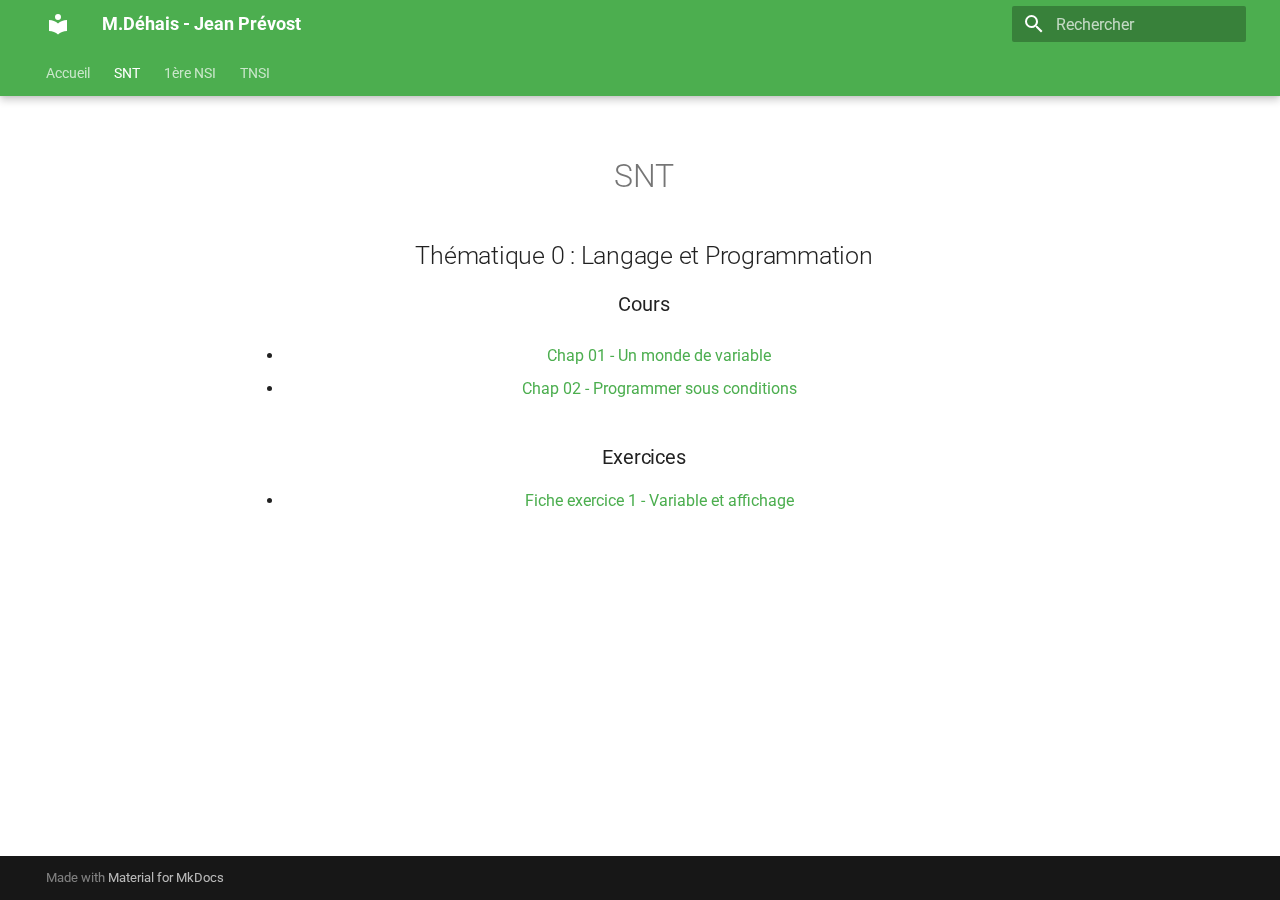
<file: site/SNT/index.html>
<!doctype html>
<html lang="fr" class="no-js">
  <head>
    
      <meta charset="utf-8">
      <meta name="viewport" content="width=device-width,initial-scale=1">
      
      
      
      
        <link rel="prev" href="..">
      
      
        <link rel="next" href="../1NSI/">
      
      
      <link rel="icon" href="../assets/images/favicon.png">
      <meta name="generator" content="mkdocs-1.6.1, mkdocs-material-9.6.20">
    
    
      
        <title>SNT - M.Déhais - Jean Prévost</title>
      
    
    
      <link rel="stylesheet" href="../assets/stylesheets/main.e53b48f4.min.css">
      
        
        <link rel="stylesheet" href="../assets/stylesheets/palette.06af60db.min.css">
      
      


    
    
      
    
    
      
        
        
        <link rel="preconnect" href="https://fonts.gstatic.com" crossorigin>
        <link rel="stylesheet" href="https://fonts.googleapis.com/css?family=Roboto:300,300i,400,400i,700,700i%7CRoboto+Mono:400,400i,700,700i&display=fallback">
        <style>:root{--md-text-font:"Roboto";--md-code-font:"Roboto Mono"}</style>
      
    
    
      <link rel="stylesheet" href="../styles/site.css">
    
    <script>__md_scope=new URL("..",location),__md_hash=e=>[...e].reduce(((e,_)=>(e<<5)-e+_.charCodeAt(0)),0),__md_get=(e,_=localStorage,t=__md_scope)=>JSON.parse(_.getItem(t.pathname+"."+e)),__md_set=(e,_,t=localStorage,a=__md_scope)=>{try{t.setItem(a.pathname+"."+e,JSON.stringify(_))}catch(e){}}</script>
    
      

    
    
    
  </head>
  
  
    
    
      
    
    
    
    
    <body dir="ltr" data-md-color-scheme="default" data-md-color-primary="green" data-md-color-accent="lime">
  
    
    <input class="md-toggle" data-md-toggle="drawer" type="checkbox" id="__drawer" autocomplete="off">
    <input class="md-toggle" data-md-toggle="search" type="checkbox" id="__search" autocomplete="off">
    <label class="md-overlay" for="__drawer"></label>
    <div data-md-component="skip">
      
        
        <a href="#thematique-0-langage-et-programmation" class="md-skip">
          Aller au contenu
        </a>
      
    </div>
    <div data-md-component="announce">
      
    </div>
    
    
      

  

<header class="md-header md-header--shadow md-header--lifted" data-md-component="header">
  <nav class="md-header__inner md-grid" aria-label="En-tête">
    <a href=".." title="M.Déhais - Jean Prévost" class="md-header__button md-logo" aria-label="M.Déhais - Jean Prévost" data-md-component="logo">
      
  
  <svg xmlns="http://www.w3.org/2000/svg" viewBox="0 0 24 24"><path d="M12 8a3 3 0 0 0 3-3 3 3 0 0 0-3-3 3 3 0 0 0-3 3 3 3 0 0 0 3 3m0 3.54C9.64 9.35 6.5 8 3 8v11c3.5 0 6.64 1.35 9 3.54 2.36-2.19 5.5-3.54 9-3.54V8c-3.5 0-6.64 1.35-9 3.54"/></svg>

    </a>
    <label class="md-header__button md-icon" for="__drawer">
      
      <svg xmlns="http://www.w3.org/2000/svg" viewBox="0 0 24 24"><path d="M3 6h18v2H3zm0 5h18v2H3zm0 5h18v2H3z"/></svg>
    </label>
    <div class="md-header__title" data-md-component="header-title">
      <div class="md-header__ellipsis">
        <div class="md-header__topic">
          <span class="md-ellipsis">
            M.Déhais - Jean Prévost
          </span>
        </div>
        <div class="md-header__topic" data-md-component="header-topic">
          <span class="md-ellipsis">
            
              SNT
            
          </span>
        </div>
      </div>
    </div>
    
      
        <form class="md-header__option" data-md-component="palette">
  
    
    
    
    <input class="md-option" data-md-color-media="" data-md-color-scheme="default" data-md-color-primary="green" data-md-color-accent="lime"  aria-hidden="true"  type="radio" name="__palette" id="__palette_0">
    
  
</form>
      
    
    
      <script>var palette=__md_get("__palette");if(palette&&palette.color){if("(prefers-color-scheme)"===palette.color.media){var media=matchMedia("(prefers-color-scheme: light)"),input=document.querySelector(media.matches?"[data-md-color-media='(prefers-color-scheme: light)']":"[data-md-color-media='(prefers-color-scheme: dark)']");palette.color.media=input.getAttribute("data-md-color-media"),palette.color.scheme=input.getAttribute("data-md-color-scheme"),palette.color.primary=input.getAttribute("data-md-color-primary"),palette.color.accent=input.getAttribute("data-md-color-accent")}for(var[key,value]of Object.entries(palette.color))document.body.setAttribute("data-md-color-"+key,value)}</script>
    
    
    
      
      
        <label class="md-header__button md-icon" for="__search">
          
          <svg xmlns="http://www.w3.org/2000/svg" viewBox="0 0 24 24"><path d="M9.5 3A6.5 6.5 0 0 1 16 9.5c0 1.61-.59 3.09-1.56 4.23l.27.27h.79l5 5-1.5 1.5-5-5v-.79l-.27-.27A6.52 6.52 0 0 1 9.5 16 6.5 6.5 0 0 1 3 9.5 6.5 6.5 0 0 1 9.5 3m0 2C7 5 5 7 5 9.5S7 14 9.5 14 14 12 14 9.5 12 5 9.5 5"/></svg>
        </label>
        <div class="md-search" data-md-component="search" role="dialog">
  <label class="md-search__overlay" for="__search"></label>
  <div class="md-search__inner" role="search">
    <form class="md-search__form" name="search">
      <input type="text" class="md-search__input" name="query" aria-label="Rechercher" placeholder="Rechercher" autocapitalize="off" autocorrect="off" autocomplete="off" spellcheck="false" data-md-component="search-query" required>
      <label class="md-search__icon md-icon" for="__search">
        
        <svg xmlns="http://www.w3.org/2000/svg" viewBox="0 0 24 24"><path d="M9.5 3A6.5 6.5 0 0 1 16 9.5c0 1.61-.59 3.09-1.56 4.23l.27.27h.79l5 5-1.5 1.5-5-5v-.79l-.27-.27A6.52 6.52 0 0 1 9.5 16 6.5 6.5 0 0 1 3 9.5 6.5 6.5 0 0 1 9.5 3m0 2C7 5 5 7 5 9.5S7 14 9.5 14 14 12 14 9.5 12 5 9.5 5"/></svg>
        
        <svg xmlns="http://www.w3.org/2000/svg" viewBox="0 0 24 24"><path d="M20 11v2H8l5.5 5.5-1.42 1.42L4.16 12l7.92-7.92L13.5 5.5 8 11z"/></svg>
      </label>
      <nav class="md-search__options" aria-label="Recherche">
        
        <button type="reset" class="md-search__icon md-icon" title="Effacer" aria-label="Effacer" tabindex="-1">
          
          <svg xmlns="http://www.w3.org/2000/svg" viewBox="0 0 24 24"><path d="M19 6.41 17.59 5 12 10.59 6.41 5 5 6.41 10.59 12 5 17.59 6.41 19 12 13.41 17.59 19 19 17.59 13.41 12z"/></svg>
        </button>
      </nav>
      
    </form>
    <div class="md-search__output">
      <div class="md-search__scrollwrap" tabindex="0" data-md-scrollfix>
        <div class="md-search-result" data-md-component="search-result">
          <div class="md-search-result__meta">
            Initialisation de la recherche
          </div>
          <ol class="md-search-result__list" role="presentation"></ol>
        </div>
      </div>
    </div>
  </div>
</div>
      
    
    
  </nav>
  
    
      
<nav class="md-tabs" aria-label="Onglets" data-md-component="tabs">
  <div class="md-grid">
    <ul class="md-tabs__list">
      
        
  
  
  
  
    <li class="md-tabs__item">
      <a href=".." class="md-tabs__link">
        
  
  
    
  
  Accueil

      </a>
    </li>
  

      
        
  
  
  
    
  
  
    <li class="md-tabs__item md-tabs__item--active">
      <a href="./" class="md-tabs__link">
        
  
  
    
  
  SNT

      </a>
    </li>
  

      
        
  
  
  
  
    <li class="md-tabs__item">
      <a href="../1NSI/" class="md-tabs__link">
        
  
  
    
  
  1ère NSI

      </a>
    </li>
  

      
        
  
  
  
  
    <li class="md-tabs__item">
      <a href="../TNSI/" class="md-tabs__link">
        
  
  
    
  
  TNSI

      </a>
    </li>
  

      
    </ul>
  </div>
</nav>
    
  
</header>
    
    <div class="md-container" data-md-component="container">
      
      
        
      
      <main class="md-main" data-md-component="main">
        <div class="md-main__inner md-grid">
          
            
              
              <div class="md-sidebar md-sidebar--primary" data-md-component="sidebar" data-md-type="navigation" >
                <div class="md-sidebar__scrollwrap">
                  <div class="md-sidebar__inner">
                    


  


  

<nav class="md-nav md-nav--primary md-nav--lifted md-nav--integrated" aria-label="Navigation" data-md-level="0">
  <label class="md-nav__title" for="__drawer">
    <a href=".." title="M.Déhais - Jean Prévost" class="md-nav__button md-logo" aria-label="M.Déhais - Jean Prévost" data-md-component="logo">
      
  
  <svg xmlns="http://www.w3.org/2000/svg" viewBox="0 0 24 24"><path d="M12 8a3 3 0 0 0 3-3 3 3 0 0 0-3-3 3 3 0 0 0-3 3 3 3 0 0 0 3 3m0 3.54C9.64 9.35 6.5 8 3 8v11c3.5 0 6.64 1.35 9 3.54 2.36-2.19 5.5-3.54 9-3.54V8c-3.5 0-6.64 1.35-9 3.54"/></svg>

    </a>
    M.Déhais - Jean Prévost
  </label>
  
  <ul class="md-nav__list" data-md-scrollfix>
    
      
      
  
  
  
  
    <li class="md-nav__item">
      <a href=".." class="md-nav__link">
        
  
  
  <span class="md-ellipsis">
    Accueil
    
  </span>
  

      </a>
    </li>
  

    
      
      
  
  
    
  
  
  
    <li class="md-nav__item md-nav__item--active">
      
      <input class="md-nav__toggle md-toggle" type="checkbox" id="__toc">
      
      
      
        <label class="md-nav__link md-nav__link--active" for="__toc">
          
  
  
  <span class="md-ellipsis">
    SNT
    
  </span>
  

          <span class="md-nav__icon md-icon"></span>
        </label>
      
      <a href="./" class="md-nav__link md-nav__link--active">
        
  
  
  <span class="md-ellipsis">
    SNT
    
  </span>
  

      </a>
      
        

<nav class="md-nav md-nav--secondary" aria-label="Table des matières">
  
  
  
  
    <label class="md-nav__title" for="__toc">
      <span class="md-nav__icon md-icon"></span>
      Table des matières
    </label>
    <ul class="md-nav__list" data-md-component="toc" data-md-scrollfix>
      
        <li class="md-nav__item">
  <a href="#thematique-0-langage-et-programmation" class="md-nav__link">
    <span class="md-ellipsis">
      Thématique 0 : Langage et Programmation
    </span>
  </a>
  
    <nav class="md-nav" aria-label="Thématique 0 : Langage et Programmation">
      <ul class="md-nav__list">
        
          <li class="md-nav__item">
  <a href="#cours" class="md-nav__link">
    <span class="md-ellipsis">
      Cours
    </span>
  </a>
  
</li>
        
          <li class="md-nav__item">
  <a href="#exercices" class="md-nav__link">
    <span class="md-ellipsis">
      Exercices
    </span>
  </a>
  
</li>
        
      </ul>
    </nav>
  
</li>
      
    </ul>
  
</nav>
      
    </li>
  

    
      
      
  
  
  
  
    <li class="md-nav__item">
      <a href="../1NSI/" class="md-nav__link">
        
  
  
  <span class="md-ellipsis">
    1ère NSI
    
  </span>
  

      </a>
    </li>
  

    
      
      
  
  
  
  
    <li class="md-nav__item">
      <a href="../TNSI/" class="md-nav__link">
        
  
  
  <span class="md-ellipsis">
    TNSI
    
  </span>
  

      </a>
    </li>
  

    
  </ul>
</nav>
                  </div>
                </div>
              </div>
            
            
          
          
            <div class="md-content" data-md-component="content">
              <article class="md-content__inner md-typeset">
                
                  



  <h1>SNT</h1>

<h2 id="thematique-0-langage-et-programmation">Thématique 0 : Langage et Programmation</h2>
<h3 id="cours">Cours</h3>
<ul>
<li>
<p><a href="Cours/T0C1.pdf">Chap 01 - Un monde de variable</a></p>
</li>
<li>
<p><a href="Cours/T0C2.pdf">Chap 02 - Programmer sous conditions</a></p>
</li>
</ul>
<h3 id="exercices">Exercices</h3>
<ul>
<li><a href="Exercices/fiche%20exo1.pdf">Fiche exercice 1 - Variable et affichage</a></li>
</ul>












                
              </article>
            </div>
          
          
<script>var target=document.getElementById(location.hash.slice(1));target&&target.name&&(target.checked=target.name.startsWith("__tabbed_"))</script>
        </div>
        
          <button type="button" class="md-top md-icon" data-md-component="top" hidden>
  
  <svg xmlns="http://www.w3.org/2000/svg" viewBox="0 0 24 24"><path d="M13 20h-2V8l-5.5 5.5-1.42-1.42L12 4.16l7.92 7.92-1.42 1.42L13 8z"/></svg>
  Retour en haut de la page
</button>
        
      </main>
      
        <footer class="md-footer">
  
  <div class="md-footer-meta md-typeset">
    <div class="md-footer-meta__inner md-grid">
      <div class="md-copyright">
  
  
    Made with
    <a href="https://squidfunk.github.io/mkdocs-material/" target="_blank" rel="noopener">
      Material for MkDocs
    </a>
  
</div>
      
    </div>
  </div>
</footer>
      
    </div>
    <div class="md-dialog" data-md-component="dialog">
      <div class="md-dialog__inner md-typeset"></div>
    </div>
    
    
    
      
      <script id="__config" type="application/json">{"base": "..", "features": ["navigation.tabs", "navigation.tabs.sticky", "navigation.top", "toc.integrate"], "search": "../assets/javascripts/workers/search.973d3a69.min.js", "tags": null, "translations": {"clipboard.copied": "Copi\u00e9 dans le presse-papier", "clipboard.copy": "Copier dans le presse-papier", "search.result.more.one": "1 de plus sur cette page", "search.result.more.other": "# de plus sur cette page", "search.result.none": "Aucun document trouv\u00e9", "search.result.one": "1 document trouv\u00e9", "search.result.other": "# documents trouv\u00e9s", "search.result.placeholder": "Taper pour d\u00e9marrer la recherche", "search.result.term.missing": "Non trouv\u00e9", "select.version": "S\u00e9lectionner la version"}, "version": null}</script>
    
    
      <script src="../assets/javascripts/bundle.f55a23d4.min.js"></script>
      
    
  </body>
</html>
</file>
<file: styles/site.css>
/* =========================
   PALETTE SOMBRE PASTEL
   Inspirée horizon / bluegrey
   ========================= */

:root {

    /* fond principal du site */
    --site-bg: #a3c2e03b;          /* gris bleu très doux */

    /* zone contenu */
    --site-card-bg: #ffffff;

    /* gris typographie */
    --site-text: #4b6584;        /* horizon */
    --site-muted: #778ca3;       /* bluegrey */

    /* bordures */
    --site-border: #d1d8e0;      /* twinkle */
    --site-border-soft: #e3e8ee;

    /* couleurs pédagogiques atténuées */
    --site-primary: #3aa76d;     /* algal assombri */
    --site-primary-soft: #6fcf97;
    --site-accent: #4a90c2;      /* blueboyzon adouci */

    /* ombres */
    --site-shadow: 0 6px 18px rgba(75, 101, 132, 0.08);
    --site-shadow-hover: 0 10px 24px rgba(75, 101, 132, 0.14);
}

/* =========================
   FOND GLOBAL
   ========================= */

body,
.md-main {
    background: var(--site-bg);
}

/* =========================
   HEADER PLUS SOBRE
   ========================= */

.md-header,
.md-tabs {
    background: linear-gradient(135deg, #3aa76d, #4a90c2) !important;
}

/* =========================
   CONTENU
   ========================= */

.md-content__inner {
    max-width: 980px;
    margin: 0 auto;
    padding-top: 1.2rem;
}

/* =========================
   TITRES
   ========================= */

.md-typeset h1 {
    text-align: center;
    font-size: 2.3rem;
    font-weight: 600;
    color: var(--site-text);
}

.md-typeset h2 {
    font-size: 1.6rem;
    font-weight: 600;
    margin-top: 2rem;
    color: var(--site-text);
}

.md-typeset h3 {
    font-size: 1.2rem;
    font-weight: 600;
    color: var(--site-accent);
}

/* =========================
   TEXTE
   ========================= */

.md-typeset p,
.md-typeset li {
    font-size: 1.03rem;
    line-height: 1.65;
    color: var(--site-text);
}

/* =========================
   CARTES DE COURS
   ========================= */

.md-typeset h2 + ul,
.md-typeset h2 + ol,
.md-typeset details,
.md-typeset .admonition {
    background: var(--site-card-bg);
    border: 1px solid var(--site-border-soft);
    border-left: 5px solid var(--site-primary);
    border-radius: 14px;
    padding: 1.2rem 1.4rem 1.2rem 2rem;
    margin-top: 0.8rem;
    box-shadow: var(--site-shadow);
}

/* =========================
   BOUTONS DE NAVIGATION
   ========================= */

.md-typeset h2 a,
.md-typeset h3 a {
    display: block;
    padding: 18px;
    margin: 14px 0;
    border-radius: 14px;
    background: linear-gradient(135deg, #5fae88, #6ea8c9);
    color: white !important;
    text-decoration: none;
    font-weight: 700;
    font-size: 1.1em;
    box-shadow: var(--site-shadow);
    transition: all 0.18s ease;
}

.md-typeset h2 a:hover,
.md-typeset h3 a:hover {
    transform: translateY(-2px);
    box-shadow: var(--site-shadow-hover);
    background: linear-gradient(135deg, #4d9c78, #5e97b8);
}

/* =========================
   LIENS RESSOURCES
   ========================= */

.md-typeset ul li a,
.md-typeset ol li a {
    display: inline-block;
    padding: 0.45rem 0.8rem;
    border-radius: 10px;
    background: #f3f6fa;
    border: 1px solid var(--site-border);
    text-decoration: none;
    font-weight: 500;
    transition: all 0.18s ease;
}

.md-typeset ul li a:hover {
    background: #e9f0f6;
    border-color: var(--site-accent);
    transform: translateX(3px);
}

/* =========================
   TABLEAUX
   ========================= */

.md-typeset table {
    background: white;
    border-radius: 10px;
    overflow: hidden;
}

.md-typeset table thead {
    background: linear-gradient(135deg, #5fae88, #6ea8c9);
    color: white;
}

/* =========================
   CODE
   ========================= */

.md-typeset code {
    color: #8854d0; /* gloomy */
}


/* =========================
   BLOCS REPLIABLES / CORRIGÉS
   ========================= */

.md-typeset details {
    background: #eef3f8;
    border: 1px solid #cfd9e3;
    border-left: 4px solid #5c8fb8;
    border-radius: 10px;
    padding: 0;
    margin-top: 1rem;
    box-shadow: none;
    overflow: hidden;
}

.md-typeset details summary {
    display: block;
    cursor: pointer;
    padding: 0.85rem 1rem;
    font-weight: 600;
    color: #2f3e4f;
    background: #e8eff6;
    transition: background 0.2s ease;
}

.md-typeset details summary:hover {
    background: #dde8f2;
}

/* contenu intérieur du bloc replié */
.md-typeset details > div,
.md-typeset details > .tabbed-set,
.md-typeset details > .highlight,
.md-typeset details > p,
.md-typeset details > ul,
.md-typeset details > ol {
    padding-left: 1rem;
    padding-right: 1rem;
    padding-bottom: 1rem;
}

/* si le contenu est une liste */
.md-typeset details ul,
.md-typeset details ol {
    margin-top: 0.5rem;
}

/* liens à l'intérieur des corrigés */
.md-typeset details a {
    color: #3867d6;
    font-weight: 500;
}

.md-typeset details a:hover {
    color: #2d98da;
}
</file>
<file: site/styles/site.css>
/* Cache les deux sidebars */
.md-sidebar { display: none; }   /* gauche */

/* Contenu centré (par défaut) et largeur lisible */
.md-main__inner { margin: 0 auto; max-width: 900px; padding: 2rem; }

/* (optionnel) centre le texte ; enlève si tu préfères aligner à gauche */
.md-content, .md-typeset { text-align: center; }
</file>
<file: assets/stylesheets/main.484c7ddc.min.css>
@charset "UTF-8";html{-webkit-text-size-adjust:none;-moz-text-size-adjust:none;text-size-adjust:none;box-sizing:border-box}*,:after,:before{box-sizing:inherit}@media (prefers-reduced-motion){*,:after,:before{transition:none!important}}body{margin:0}a,button,input,label{-webkit-tap-highlight-color:transparent}a{color:inherit;text-decoration:none}hr{border:0;box-sizing:initial;display:block;height:.05rem;overflow:visible;padding:0}small{font-size:80%}sub,sup{line-height:1em}img{border-style:none}table{border-collapse:initial;border-spacing:0}td,th{font-weight:400;vertical-align:top}button{background:#0000;border:0;font-family:inherit;font-size:inherit;margin:0;padding:0}input{border:0;outline:none}:root{--md-primary-fg-color:#4051b5;--md-primary-fg-color--light:#5d6cc0;--md-primary-fg-color--dark:#303fa1;--md-primary-bg-color:#fff;--md-primary-bg-color--light:#ffffffb3;--md-accent-fg-color:#526cfe;--md-accent-fg-color--transparent:#526cfe1a;--md-accent-bg-color:#fff;--md-accent-bg-color--light:#ffffffb3}[data-md-color-scheme=default]{color-scheme:light}[data-md-color-scheme=default] img[src$="#gh-dark-mode-only"],[data-md-color-scheme=default] img[src$="#only-dark"]{display:none}:root,[data-md-color-scheme=default]{--md-hue:225deg;--md-default-fg-color:#000000de;--md-default-fg-color--light:#0000008a;--md-default-fg-color--lighter:#00000052;--md-default-fg-color--lightest:#00000012;--md-default-bg-color:#fff;--md-default-bg-color--light:#ffffffb3;--md-default-bg-color--lighter:#ffffff4d;--md-default-bg-color--lightest:#ffffff1f;--md-code-fg-color:#36464e;--md-code-bg-color:#f5f5f5;--md-code-bg-color--light:#f5f5f5b3;--md-code-bg-color--lighter:#f5f5f54d;--md-code-hl-color:#4287ff;--md-code-hl-color--light:#4287ff1a;--md-code-hl-number-color:#d52a2a;--md-code-hl-special-color:#db1457;--md-code-hl-function-color:#a846b9;--md-code-hl-constant-color:#6e59d9;--md-code-hl-keyword-color:#3f6ec6;--md-code-hl-string-color:#1c7d4d;--md-code-hl-name-color:var(--md-code-fg-color);--md-code-hl-operator-color:var(--md-default-fg-color--light);--md-code-hl-punctuation-color:var(--md-default-fg-color--light);--md-code-hl-comment-color:var(--md-default-fg-color--light);--md-code-hl-generic-color:var(--md-default-fg-color--light);--md-code-hl-variable-color:var(--md-default-fg-color--light);--md-typeset-color:var(--md-default-fg-color);--md-typeset-a-color:var(--md-primary-fg-color);--md-typeset-del-color:#f5503d26;--md-typeset-ins-color:#0bd57026;--md-typeset-kbd-color:#fafafa;--md-typeset-kbd-accent-color:#fff;--md-typeset-kbd-border-color:#b8b8b8;--md-typeset-mark-color:#ffff0080;--md-typeset-table-color:#0000001f;--md-typeset-table-color--light:rgba(0,0,0,.035);--md-admonition-fg-color:var(--md-default-fg-color);--md-admonition-bg-color:var(--md-default-bg-color);--md-warning-fg-color:#000000de;--md-warning-bg-color:#ff9;--md-footer-fg-color:#fff;--md-footer-fg-color--light:#ffffffb3;--md-footer-fg-color--lighter:#ffffff73;--md-footer-bg-color:#000000de;--md-footer-bg-color--dark:#00000052;--md-shadow-z1:0 0.2rem 0.5rem #0000000d,0 0 0.05rem #0000001a;--md-shadow-z2:0 0.2rem 0.5rem #0000001a,0 0 0.05rem #00000040;--md-shadow-z3:0 0.2rem 0.5rem #0003,0 0 0.05rem #00000059}.md-icon svg{fill:currentcolor;display:block;height:1.2rem;width:1.2rem}body{-webkit-font-smoothing:antialiased;-moz-osx-font-smoothing:grayscale;--md-text-font-family:var(--md-text-font,_),-apple-system,BlinkMacSystemFont,Helvetica,Arial,sans-serif;--md-code-font-family:var(--md-code-font,_),SFMono-Regular,Consolas,Menlo,monospace}aside,body,input{font-feature-settings:"kern","liga";color:var(--md-typeset-color);font-family:var(--md-text-font-family)}code,kbd,pre{font-feature-settings:"kern";font-family:var(--md-code-font-family)}:root{--md-typeset-table-sort-icon:url('data:image/svg+xml;charset=utf-8,<svg xmlns="http://www.w3.org/2000/svg" viewBox="0 0 24 24"><path d="m18 21-4-4h3V7h-3l4-4 4 4h-3v10h3M2 19v-2h10v2M2 13v-2h7v2M2 7V5h4v2z"/></svg>');--md-typeset-table-sort-icon--asc:url('data:image/svg+xml;charset=utf-8,<svg xmlns="http://www.w3.org/2000/svg" viewBox="0 0 24 24"><path d="M19 17h3l-4 4-4-4h3V3h2M2 17h10v2H2M6 5v2H2V5m0 6h7v2H2z"/></svg>');--md-typeset-table-sort-icon--desc:url('data:image/svg+xml;charset=utf-8,<svg xmlns="http://www.w3.org/2000/svg" viewBox="0 0 24 24"><path d="M19 7h3l-4-4-4 4h3v14h2M2 17h10v2H2M6 5v2H2V5m0 6h7v2H2z"/></svg>')}.md-typeset{-webkit-print-color-adjust:exact;color-adjust:exact;font-size:.8rem;line-height:1.6;overflow-wrap:break-word}@media print{.md-typeset{font-size:.68rem}}.md-typeset blockquote,.md-typeset dl,.md-typeset figure,.md-typeset ol,.md-typeset pre,.md-typeset ul{margin-bottom:1em;margin-top:1em}.md-typeset h1{color:var(--md-default-fg-color--light);font-size:2em;line-height:1.3;margin:0 0 1.25em}.md-typeset h1,.md-typeset h2{font-weight:300;letter-spacing:-.01em}.md-typeset h2{font-size:1.5625em;line-height:1.4;margin:1.6em 0 .64em}.md-typeset h3{font-size:1.25em;font-weight:400;letter-spacing:-.01em;line-height:1.5;margin:1.6em 0 .8em}.md-typeset h2+h3{margin-top:.8em}.md-typeset h4{font-weight:700;letter-spacing:-.01em;margin:1em 0}.md-typeset h5,.md-typeset h6{color:var(--md-default-fg-color--light);font-size:.8em;font-weight:700;letter-spacing:-.01em;margin:1.25em 0}.md-typeset h5{text-transform:uppercase}.md-typeset h5 code{text-transform:none}.md-typeset hr{border-bottom:.05rem solid var(--md-default-fg-color--lightest);display:flow-root;margin:1.5em 0}.md-typeset a{color:var(--md-typeset-a-color);word-break:break-word}.md-typeset a,.md-typeset a:before{transition:color 125ms}.md-typeset a:focus,.md-typeset a:hover{color:var(--md-accent-fg-color)}.md-typeset a:focus code,.md-typeset a:hover code{background-color:var(--md-accent-fg-color--transparent);color:var(--md-accent-fg-color)}.md-typeset a code{color:var(--md-typeset-a-color)}.md-typeset a.focus-visible{outline-color:var(--md-accent-fg-color);outline-offset:.2rem}.md-typeset code,.md-typeset kbd,.md-typeset pre{color:var(--md-code-fg-color);direction:ltr;font-variant-ligatures:none;transition:background-color 125ms}@media print{.md-typeset code,.md-typeset kbd,.md-typeset pre{white-space:pre-wrap}}.md-typeset code{background-color:var(--md-code-bg-color);border-radius:.1rem;-webkit-box-decoration-break:clone;box-decoration-break:clone;font-size:.85em;padding:0 .2941176471em;transition:color 125ms,background-color 125ms;word-break:break-word}.md-typeset code:not(.focus-visible){-webkit-tap-highlight-color:transparent;outline:none}.md-typeset pre{display:flow-root;line-height:1.4;position:relative}.md-typeset pre>code{-webkit-box-decoration-break:slice;box-decoration-break:slice;box-shadow:none;display:block;margin:0;outline-color:var(--md-accent-fg-color);overflow:auto;padding:.7720588235em 1.1764705882em;scrollbar-color:var(--md-default-fg-color--lighter) #0000;scrollbar-width:thin;touch-action:auto;word-break:normal}.md-typeset pre>code:hover{scrollbar-color:var(--md-accent-fg-color) #0000}.md-typeset pre>code::-webkit-scrollbar{height:.2rem;width:.2rem}.md-typeset pre>code::-webkit-scrollbar-thumb{background-color:var(--md-default-fg-color--lighter)}.md-typeset pre>code::-webkit-scrollbar-thumb:hover{background-color:var(--md-accent-fg-color)}.md-typeset kbd{background-color:var(--md-typeset-kbd-color);border-radius:.1rem;box-shadow:0 .1rem 0 .05rem var(--md-typeset-kbd-border-color),0 .1rem 0 var(--md-typeset-kbd-border-color),0 -.1rem .2rem var(--md-typeset-kbd-accent-color) inset;color:var(--md-default-fg-color);display:inline-block;font-size:.75em;padding:0 .6666666667em;vertical-align:text-top;word-break:break-word}.md-typeset mark{background-color:var(--md-typeset-mark-color);-webkit-box-decoration-break:clone;box-decoration-break:clone;color:inherit;word-break:break-word}.md-typeset abbr{cursor:help;text-decoration:none}.md-typeset [data-preview],.md-typeset abbr{border-bottom:.05rem dotted var(--md-default-fg-color--light)}.md-typeset small{opacity:.75}[dir=ltr] .md-typeset sub,[dir=ltr] .md-typeset sup{margin-left:.078125em}[dir=rtl] .md-typeset sub,[dir=rtl] .md-typeset sup{margin-right:.078125em}[dir=ltr] .md-typeset blockquote{padding-left:.6rem}[dir=rtl] .md-typeset blockquote{padding-right:.6rem}[dir=ltr] .md-typeset blockquote{border-left:.2rem solid var(--md-default-fg-color--lighter)}[dir=rtl] .md-typeset blockquote{border-right:.2rem solid var(--md-default-fg-color--lighter)}.md-typeset blockquote{color:var(--md-default-fg-color--light);margin-left:0;margin-right:0}.md-typeset ul{list-style-type:disc}.md-typeset ul[type]{list-style-type:revert-layer}[dir=ltr] .md-typeset ol,[dir=ltr] .md-typeset ul{margin-left:.625em}[dir=rtl] .md-typeset ol,[dir=rtl] .md-typeset ul{margin-right:.625em}.md-typeset ol,.md-typeset ul{padding:0}.md-typeset ol:not([hidden]),.md-typeset ul:not([hidden]){display:flow-root}.md-typeset ol ol,.md-typeset ul ol{list-style-type:lower-alpha}.md-typeset ol ol ol,.md-typeset ul ol ol{list-style-type:lower-roman}.md-typeset ol ol ol ol,.md-typeset ul ol ol ol{list-style-type:upper-alpha}.md-typeset ol ol ol ol ol,.md-typeset ul ol ol ol ol{list-style-type:upper-roman}.md-typeset ol[type],.md-typeset ul[type]{list-style-type:revert-layer}[dir=ltr] .md-typeset ol li,[dir=ltr] .md-typeset ul li{margin-left:1.25em}[dir=rtl] .md-typeset ol li,[dir=rtl] .md-typeset ul li{margin-right:1.25em}.md-typeset ol li,.md-typeset ul li{margin-bottom:.5em}.md-typeset ol li blockquote,.md-typeset ol li p,.md-typeset ul li blockquote,.md-typeset ul li p{margin:.5em 0}.md-typeset ol li:last-child,.md-typeset ul li:last-child{margin-bottom:0}[dir=ltr] .md-typeset ol li ol,[dir=ltr] .md-typeset ol li ul,[dir=ltr] .md-typeset ul li ol,[dir=ltr] .md-typeset ul li ul{margin-left:.625em}[dir=rtl] .md-typeset ol li ol,[dir=rtl] .md-typeset ol li ul,[dir=rtl] .md-typeset ul li ol,[dir=rtl] .md-typeset ul li ul{margin-right:.625em}.md-typeset ol li ol,.md-typeset ol li ul,.md-typeset ul li ol,.md-typeset ul li ul{margin-bottom:.5em;margin-top:.5em}[dir=ltr] .md-typeset dd{margin-left:1.875em}[dir=rtl] .md-typeset dd{margin-right:1.875em}.md-typeset dd{margin-bottom:1.5em;margin-top:1em}.md-typeset img,.md-typeset svg,.md-typeset video{height:auto;max-width:100%}.md-typeset img[align=left]{margin:1em 1em 1em 0}.md-typeset img[align=right]{margin:1em 0 1em 1em}.md-typeset img[align]:only-child{margin-top:0}.md-typeset figure{display:flow-root;margin:1em auto;max-width:100%;text-align:center;width:fit-content}.md-typeset figure img{display:block;margin:0 auto}.md-typeset figcaption{font-style:italic;margin:1em auto;max-width:24rem}.md-typeset iframe{max-width:100%}.md-typeset table:not([class]){background-color:var(--md-default-bg-color);border:.05rem solid var(--md-typeset-table-color);border-radius:.1rem;display:inline-block;font-size:.64rem;max-width:100%;overflow:auto;touch-action:auto}@media print{.md-typeset table:not([class]){display:table}}.md-typeset table:not([class])+*{margin-top:1.5em}.md-typeset table:not([class]) td>:first-child,.md-typeset table:not([class]) th>:first-child{margin-top:0}.md-typeset table:not([class]) td>:last-child,.md-typeset table:not([class]) th>:last-child{margin-bottom:0}.md-typeset table:not([class]) td:not([align]),.md-typeset table:not([class]) th:not([align]){text-align:left}[dir=rtl] .md-typeset table:not([class]) td:not([align]),[dir=rtl] .md-typeset table:not([class]) th:not([align]){text-align:right}.md-typeset table:not([class]) th{font-weight:700;min-width:5rem;padding:.9375em 1.25em;vertical-align:top}.md-typeset table:not([class]) td{border-top:.05rem solid var(--md-typeset-table-color);padding:.9375em 1.25em;vertical-align:top}.md-typeset table:not([class]) tbody tr{transition:background-color 125ms}.md-typeset table:not([class]) tbody tr:hover{background-color:var(--md-typeset-table-color--light);box-shadow:0 .05rem 0 var(--md-default-bg-color) inset}.md-typeset table:not([class]) a{word-break:normal}.md-typeset table th[role=columnheader]{cursor:pointer}[dir=ltr] .md-typeset table th[role=columnheader]:after{margin-left:.5em}[dir=rtl] .md-typeset table th[role=columnheader]:after{margin-right:.5em}.md-typeset table th[role=columnheader]:after{content:"";display:inline-block;height:1.2em;-webkit-mask-image:var(--md-typeset-table-sort-icon);mask-image:var(--md-typeset-table-sort-icon);-webkit-mask-repeat:no-repeat;mask-repeat:no-repeat;-webkit-mask-size:contain;mask-size:contain;transition:background-color 125ms;vertical-align:text-bottom;width:1.2em}.md-typeset table th[role=columnheader]:hover:after{background-color:var(--md-default-fg-color--lighter)}.md-typeset table th[role=columnheader][aria-sort=ascending]:after{background-color:var(--md-default-fg-color--light);-webkit-mask-image:var(--md-typeset-table-sort-icon--asc);mask-image:var(--md-typeset-table-sort-icon--asc)}.md-typeset table th[role=columnheader][aria-sort=descending]:after{background-color:var(--md-default-fg-color--light);-webkit-mask-image:var(--md-typeset-table-sort-icon--desc);mask-image:var(--md-typeset-table-sort-icon--desc)}.md-typeset__scrollwrap{margin:1em -.8rem;overflow-x:auto;touch-action:auto}.md-typeset__table{display:inline-block;margin-bottom:.5em;padding:0 .8rem}@media print{.md-typeset__table{display:block}}html .md-typeset__table table{display:table;margin:0;overflow:hidden;width:100%}@media screen and (max-width:44.984375em){.md-content__inner>pre{margin:1em -.8rem}.md-content__inner>pre code{border-radius:0}}.md-typeset .md-author{border-radius:100%;display:block;flex-shrink:0;height:1.6rem;overflow:hidden;position:relative;transition:color 125ms,transform 125ms;width:1.6rem}.md-typeset .md-author img{display:block}.md-typeset .md-author--more{background:var(--md-default-fg-color--lightest);color:var(--md-default-fg-color--lighter);font-size:.6rem;font-weight:700;line-height:1.6rem;text-align:center}.md-typeset .md-author--long{height:2.4rem;width:2.4rem}.md-typeset a.md-author{transform:scale(1)}.md-typeset a.md-author img{border-radius:100%;filter:grayscale(100%) opacity(75%);transition:filter 125ms}.md-typeset a.md-author:focus,.md-typeset a.md-author:hover{transform:scale(1.1);z-index:1}.md-typeset a.md-author:focus img,.md-typeset a.md-author:hover img{filter:grayscale(0)}.md-banner{background-color:var(--md-footer-bg-color);color:var(--md-footer-fg-color);overflow:auto}@media print{.md-banner{display:none}}.md-banner--warning{background-color:var(--md-warning-bg-color);color:var(--md-warning-fg-color)}.md-banner__inner{font-size:.7rem;margin:.6rem auto;padding:0 .8rem}[dir=ltr] .md-banner__button{float:right}[dir=rtl] .md-banner__button{float:left}.md-banner__button{color:inherit;cursor:pointer;transition:opacity .25s}.no-js .md-banner__button{display:none}.md-banner__button:hover{opacity:.7}html{font-size:125%;height:100%;overflow-x:hidden}@media screen and (min-width:100em){html{font-size:137.5%}}@media screen and (min-width:125em){html{font-size:150%}}body{background-color:var(--md-default-bg-color);display:flex;flex-direction:column;font-size:.5rem;min-height:100%;position:relative;width:100%}@media print{body{display:block}}@media screen and (max-width:59.984375em){body[data-md-scrolllock]{position:fixed}}.md-grid{margin-left:auto;margin-right:auto;max-width:61rem}.md-container{display:flex;flex-direction:column;flex-grow:1}@media print{.md-container{display:block}}.md-main{flex-grow:1}.md-main__inner{display:flex;height:100%;margin-top:1.5rem}.md-ellipsis{overflow:hidden;text-overflow:ellipsis}.md-toggle{display:none}.md-option{height:0;opacity:0;position:absolute;width:0}.md-option:checked+label:not([hidden]){display:block}.md-option.focus-visible+label{outline-color:var(--md-accent-fg-color);outline-style:auto}.md-skip{background-color:var(--md-default-fg-color);border-radius:.1rem;color:var(--md-default-bg-color);font-size:.64rem;margin:.5rem;opacity:0;outline-color:var(--md-accent-fg-color);padding:.3rem .5rem;position:fixed;transform:translateY(.4rem);z-index:-1}.md-skip:focus{opacity:1;transform:translateY(0);transition:transform .25s cubic-bezier(.4,0,.2,1),opacity 175ms 75ms;z-index:10}@page{margin:25mm}:root{--md-clipboard-icon:url('data:image/svg+xml;charset=utf-8,<svg xmlns="http://www.w3.org/2000/svg" viewBox="0 0 24 24"><path d="M19 21H8V7h11m0-2H8a2 2 0 0 0-2 2v14a2 2 0 0 0 2 2h11a2 2 0 0 0 2-2V7a2 2 0 0 0-2-2m-3-4H4a2 2 0 0 0-2 2v14h2V3h12z"/></svg>')}.md-clipboard{border-radius:.1rem;color:var(--md-default-fg-color--lightest);cursor:pointer;height:1.5em;outline-color:var(--md-accent-fg-color);outline-offset:.1rem;transition:color .25s;width:1.5em;z-index:1}@media print{.md-clipboard{display:none}}.md-clipboard:not(.focus-visible){-webkit-tap-highlight-color:transparent;outline:none}:hover>.md-clipboard{color:var(--md-default-fg-color--light)}.md-clipboard:focus,.md-clipboard:hover{color:var(--md-accent-fg-color)}.md-clipboard:after{background-color:currentcolor;content:"";display:block;height:1.125em;margin:0 auto;-webkit-mask-image:var(--md-clipboard-icon);mask-image:var(--md-clipboard-icon);-webkit-mask-position:center;mask-position:center;-webkit-mask-repeat:no-repeat;mask-repeat:no-repeat;-webkit-mask-size:contain;mask-size:contain;width:1.125em}.md-clipboard--inline{cursor:pointer}.md-clipboard--inline code{transition:color .25s,background-color .25s}.md-clipboard--inline:focus code,.md-clipboard--inline:hover code{background-color:var(--md-accent-fg-color--transparent);color:var(--md-accent-fg-color)}:root{--md-code-select-icon:url('data:image/svg+xml;charset=utf-8,<svg xmlns="http://www.w3.org/2000/svg" viewBox="0 0 24 24"><path d="M19 19h-4v2h4c1.1 0 2-.9 2-2v-4h-2m0-12h-4v2h4v4h2V5c0-1.1-.9-2-2-2M5 5h4V3H5c-1.1 0-2 .9-2 2v4h2m0 6H3v4c0 1.1.9 2 2 2h4v-2H5zm2-4h2v2H7zm4 0h2v2h-2zm4 0h2v2h-2zM7 7h2v2H7zm4 0h2v2h-2zm4 0h2v2h-2zm-8 8h2v2H7zm4 0h2v2h-2zm4 0h2v2h-2z"/></svg>');--md-code-copy-icon:url('data:image/svg+xml;charset=utf-8,<svg xmlns="http://www.w3.org/2000/svg" viewBox="0 0 24 24"><path d="M19 21H8V7h11m0-2H8a2 2 0 0 0-2 2v14a2 2 0 0 0 2 2h11a2 2 0 0 0 2-2V7a2 2 0 0 0-2-2m-3-4H4a2 2 0 0 0-2 2v14h2V3h12z"/></svg>')}.md-typeset .md-code__content{display:grid}.md-code__nav{background-color:var(--md-code-bg-color--lighter);border-radius:.1rem;display:flex;gap:.2rem;padding:.2rem;position:absolute;right:.25em;top:.25em;transition:background-color .25s;z-index:1}:hover>.md-code__nav{background-color:var(--md-code-bg-color--light)}.md-code__button{color:var(--md-default-fg-color--lightest);cursor:pointer;display:block;height:1.5em;outline-color:var(--md-accent-fg-color);outline-offset:.1rem;transition:color .25s;width:1.5em}:hover>*>.md-code__button{color:var(--md-default-fg-color--light)}.md-code__button.focus-visible,.md-code__button:hover{color:var(--md-accent-fg-color)}.md-code__button--active{color:var(--md-default-fg-color)!important}.md-code__button:after{background-color:currentcolor;content:"";display:block;height:1.125em;margin:0 auto;-webkit-mask-position:center;mask-position:center;-webkit-mask-repeat:no-repeat;mask-repeat:no-repeat;-webkit-mask-size:contain;mask-size:contain;width:1.125em}.md-code__button[data-md-type=select]:after{-webkit-mask-image:var(--md-code-select-icon);mask-image:var(--md-code-select-icon)}.md-code__button[data-md-type=copy]:after{-webkit-mask-image:var(--md-code-copy-icon);mask-image:var(--md-code-copy-icon)}@keyframes consent{0%{opacity:0;transform:translateY(100%)}to{opacity:1;transform:translateY(0)}}@keyframes overlay{0%{opacity:0}to{opacity:1}}.md-consent__overlay{animation:overlay .25s both;-webkit-backdrop-filter:blur(.1rem);backdrop-filter:blur(.1rem);background-color:#0000008a;height:100%;opacity:1;position:fixed;top:0;width:100%;z-index:5}.md-consent__inner{animation:consent .5s cubic-bezier(.1,.7,.1,1) both;background-color:var(--md-default-bg-color);border:0;border-radius:.1rem;bottom:0;box-shadow:0 0 .2rem #0000001a,0 .2rem .4rem #0003;max-height:100%;overflow:auto;padding:0;position:fixed;width:100%;z-index:5}.md-consent__form{padding:.8rem}.md-consent__settings{display:none;margin:1em 0}input:checked+.md-consent__settings{display:block}.md-consent__controls{margin-bottom:.8rem}.md-typeset .md-consent__controls .md-button{display:inline}@media screen and (max-width:44.984375em){.md-typeset .md-consent__controls .md-button{display:block;margin-top:.4rem;text-align:center;width:100%}}.md-consent label{cursor:pointer}.md-content{flex-grow:1;min-width:0}.md-content__inner{margin:0 .8rem 1.2rem;padding-top:.6rem}@media screen and (min-width:76.25em){[dir=ltr] .md-sidebar--primary:not([hidden])~.md-content>.md-content__inner{margin-left:1.2rem}[dir=ltr] .md-sidebar--secondary:not([hidden])~.md-content>.md-content__inner,[dir=rtl] .md-sidebar--primary:not([hidden])~.md-content>.md-content__inner{margin-right:1.2rem}[dir=rtl] .md-sidebar--secondary:not([hidden])~.md-content>.md-content__inner{margin-left:1.2rem}}.md-content__inner:before{content:"";display:block;height:.4rem}.md-content__inner>:last-child{margin-bottom:0}[dir=ltr] .md-content__button{float:right}[dir=rtl] .md-content__button{float:left}[dir=ltr] .md-content__button{margin-left:.4rem}[dir=rtl] .md-content__button{margin-right:.4rem}.md-content__button{margin:.4rem 0;padding:0}@media print{.md-content__button{display:none}}.md-typeset .md-content__button{color:var(--md-default-fg-color--lighter)}.md-content__button svg{display:inline;vertical-align:top}[dir=rtl] .md-content__button svg{transform:scaleX(-1)}[dir=ltr] .md-dialog{right:.8rem}[dir=rtl] .md-dialog{left:.8rem}.md-dialog{background-color:var(--md-default-fg-color);border-radius:.1rem;bottom:.8rem;box-shadow:var(--md-shadow-z3);min-width:11.1rem;opacity:0;padding:.4rem .6rem;pointer-events:none;position:fixed;transform:translateY(100%);transition:transform 0ms .4s,opacity .4s;z-index:4}@media print{.md-dialog{display:none}}.md-dialog--active{opacity:1;pointer-events:auto;transform:translateY(0);transition:transform .4s cubic-bezier(.075,.85,.175,1),opacity .4s}.md-dialog__inner{color:var(--md-default-bg-color);font-size:.7rem}.md-feedback{margin:2em 0 1em;text-align:center}.md-feedback fieldset{border:none;margin:0;padding:0}.md-feedback__title{font-weight:700;margin:1em auto}.md-feedback__inner{position:relative}.md-feedback__list{display:flex;flex-wrap:wrap;place-content:baseline center;position:relative}.md-feedback__list:hover .md-icon:not(:disabled){color:var(--md-default-fg-color--lighter)}:disabled .md-feedback__list{min-height:1.8rem}.md-feedback__icon{color:var(--md-default-fg-color--light);cursor:pointer;flex-shrink:0;margin:0 .1rem;transition:color 125ms}.md-feedback__icon:not(:disabled).md-icon:hover{color:var(--md-accent-fg-color)}.md-feedback__icon:disabled{color:var(--md-default-fg-color--lightest);pointer-events:none}.md-feedback__note{opacity:0;position:relative;transform:translateY(.4rem);transition:transform .4s cubic-bezier(.1,.7,.1,1),opacity .15s}.md-feedback__note>*{margin:0 auto;max-width:16rem}:disabled .md-feedback__note{opacity:1;transform:translateY(0)}@media print{.md-feedback{display:none}}.md-footer{background-color:var(--md-footer-bg-color);color:var(--md-footer-fg-color)}@media print{.md-footer{display:none}}.md-footer__inner{justify-content:space-between;overflow:auto;padding:.2rem}.md-footer__inner:not([hidden]){display:flex}.md-footer__link{align-items:end;display:flex;flex-grow:0.01;margin-bottom:.4rem;margin-top:1rem;max-width:100%;outline-color:var(--md-accent-fg-color);overflow:hidden;transition:opacity .25s}.md-footer__link:focus,.md-footer__link:hover{opacity:.7}[dir=rtl] .md-footer__link svg{transform:scaleX(-1)}@media screen and (max-width:44.984375em){.md-footer__link--prev{flex-shrink:0}.md-footer__link--prev .md-footer__title{display:none}}[dir=ltr] .md-footer__link--next{margin-left:auto}[dir=rtl] .md-footer__link--next{margin-right:auto}.md-footer__link--next{text-align:right}[dir=rtl] .md-footer__link--next{text-align:left}.md-footer__title{flex-grow:1;font-size:.9rem;margin-bottom:.7rem;max-width:calc(100% - 2.4rem);padding:0 1rem;white-space:nowrap}.md-footer__button{margin:.2rem;padding:.4rem}.md-footer__direction{font-size:.64rem;opacity:.7}.md-footer-meta{background-color:var(--md-footer-bg-color--dark)}.md-footer-meta__inner{display:flex;flex-wrap:wrap;justify-content:space-between;padding:.2rem}html .md-footer-meta.md-typeset a{color:var(--md-footer-fg-color--light)}html .md-footer-meta.md-typeset a:focus,html .md-footer-meta.md-typeset a:hover{color:var(--md-footer-fg-color)}.md-copyright{color:var(--md-footer-fg-color--lighter);font-size:.64rem;margin:auto .6rem;padding:.4rem 0;width:100%}@media screen and (min-width:45em){.md-copyright{width:auto}}.md-copyright__highlight{color:var(--md-footer-fg-color--light)}.md-social{display:inline-flex;gap:.2rem;margin:0 .4rem;padding:.2rem 0 .6rem}@media screen and (min-width:45em){.md-social{padding:.6rem 0}}.md-social__link{display:inline-block;height:1.6rem;text-align:center;width:1.6rem}.md-social__link:before{line-height:1.9}.md-social__link svg{fill:currentcolor;max-height:.8rem;vertical-align:-25%}.md-typeset .md-button{border:.1rem solid;border-radius:.1rem;color:var(--md-primary-fg-color);cursor:pointer;display:inline-block;font-weight:700;padding:.625em 2em;transition:color 125ms,background-color 125ms,border-color 125ms}.md-typeset .md-button--primary{background-color:var(--md-primary-fg-color);border-color:var(--md-primary-fg-color);color:var(--md-primary-bg-color)}.md-typeset .md-button:focus,.md-typeset .md-button:hover{background-color:var(--md-accent-fg-color);border-color:var(--md-accent-fg-color);color:var(--md-accent-bg-color)}[dir=ltr] .md-typeset .md-input{border-top-left-radius:.1rem}[dir=ltr] .md-typeset .md-input,[dir=rtl] .md-typeset .md-input{border-top-right-radius:.1rem}[dir=rtl] .md-typeset .md-input{border-top-left-radius:.1rem}.md-typeset .md-input{border-bottom:.1rem solid var(--md-default-fg-color--lighter);box-shadow:var(--md-shadow-z1);font-size:.8rem;height:1.8rem;padding:0 .6rem;transition:border .25s,box-shadow .25s}.md-typeset .md-input:focus,.md-typeset .md-input:hover{border-bottom-color:var(--md-accent-fg-color);box-shadow:var(--md-shadow-z2)}.md-typeset .md-input--stretch{width:100%}.md-header{background-color:var(--md-primary-fg-color);box-shadow:0 0 .2rem #0000,0 .2rem .4rem #0000;color:var(--md-primary-bg-color);display:block;left:0;position:sticky;right:0;top:0;z-index:4}@media print{.md-header{display:none}}.md-header[hidden]{transform:translateY(-100%);transition:transform .25s cubic-bezier(.8,0,.6,1),box-shadow .25s}.md-header--shadow{box-shadow:0 0 .2rem #0000001a,0 .2rem .4rem #0003;transition:transform .25s cubic-bezier(.1,.7,.1,1),box-shadow .25s}.md-header__inner{align-items:center;display:flex;padding:0 .2rem}.md-header__button{color:currentcolor;cursor:pointer;margin:.2rem;outline-color:var(--md-accent-fg-color);padding:.4rem;position:relative;transition:opacity .25s;vertical-align:middle;z-index:1}.md-header__button:hover{opacity:.7}.md-header__button:not([hidden]){display:inline-block}.md-header__button:not(.focus-visible){-webkit-tap-highlight-color:transparent;outline:none}.md-header__button.md-logo{margin:.2rem;padding:.4rem}@media screen and (max-width:76.234375em){.md-header__button.md-logo{display:none}}.md-header__button.md-logo img,.md-header__button.md-logo svg{fill:currentcolor;display:block;height:1.2rem;width:auto}@media screen and (min-width:60em){.md-header__button[for=__search]{display:none}}.no-js .md-header__button[for=__search]{display:none}[dir=rtl] .md-header__button[for=__search] svg{transform:scaleX(-1)}@media screen and (min-width:76.25em){.md-header__button[for=__drawer]{display:none}}.md-header__topic{display:flex;max-width:100%;position:absolute;transition:transform .4s cubic-bezier(.1,.7,.1,1),opacity .15s;white-space:nowrap}.md-header__topic+.md-header__topic{opacity:0;pointer-events:none;transform:translateX(1.25rem);transition:transform .4s cubic-bezier(1,.7,.1,.1),opacity .15s;z-index:-1}[dir=rtl] .md-header__topic+.md-header__topic{transform:translateX(-1.25rem)}.md-header__topic:first-child{font-weight:700}[dir=ltr] .md-header__title{margin-left:1rem;margin-right:.4rem}[dir=rtl] .md-header__title{margin-left:.4rem;margin-right:1rem}.md-header__title{flex-grow:1;font-size:.9rem;height:2.4rem;line-height:2.4rem}.md-header__title--active .md-header__topic{opacity:0;pointer-events:none;transform:translateX(-1.25rem);transition:transform .4s cubic-bezier(1,.7,.1,.1),opacity .15s;z-index:-1}[dir=rtl] .md-header__title--active .md-header__topic{transform:translateX(1.25rem)}.md-header__title--active .md-header__topic+.md-header__topic{opacity:1;pointer-events:auto;transform:translateX(0);transition:transform .4s cubic-bezier(.1,.7,.1,1),opacity .15s;z-index:0}.md-header__title>.md-header__ellipsis{height:100%;position:relative;width:100%}.md-header__option{display:flex;flex-shrink:0;max-width:100%;transition:max-width 0ms .25s,opacity .25s .25s;white-space:nowrap}[data-md-toggle=search]:checked~.md-header .md-header__option{max-width:0;opacity:0;transition:max-width 0ms,opacity 0ms}.md-header__option>input{bottom:0}.md-header__source{display:none}@media screen and (min-width:60em){[dir=ltr] .md-header__source{margin-left:1rem}[dir=rtl] .md-header__source{margin-right:1rem}.md-header__source{display:block;max-width:11.7rem;width:11.7rem}}@media screen and (min-width:76.25em){[dir=ltr] .md-header__source{margin-left:1.4rem}[dir=rtl] .md-header__source{margin-right:1.4rem}}.md-meta{color:var(--md-default-fg-color--light);font-size:.7rem;line-height:1.3}.md-meta__list{display:inline-flex;flex-wrap:wrap;list-style:none;margin:0;padding:0}.md-meta__item:not(:last-child):after{content:"·";margin-left:.2rem;margin-right:.2rem}.md-meta__link{color:var(--md-typeset-a-color)}.md-meta__link:focus,.md-meta__link:hover{color:var(--md-accent-fg-color)}.md-draft{background-color:#ff1744;border-radius:.125em;color:#fff;display:inline-block;font-weight:700;padding-left:.5714285714em;padding-right:.5714285714em}:root{--md-nav-icon--prev:url('data:image/svg+xml;charset=utf-8,<svg xmlns="http://www.w3.org/2000/svg" viewBox="0 0 24 24"><path d="M20 11v2H8l5.5 5.5-1.42 1.42L4.16 12l7.92-7.92L13.5 5.5 8 11z"/></svg>');--md-nav-icon--next:url('data:image/svg+xml;charset=utf-8,<svg xmlns="http://www.w3.org/2000/svg" viewBox="0 0 24 24"><path d="M8.59 16.58 13.17 12 8.59 7.41 10 6l6 6-6 6z"/></svg>');--md-toc-icon:url('data:image/svg+xml;charset=utf-8,<svg xmlns="http://www.w3.org/2000/svg" viewBox="0 0 24 24"><path d="M3 9h14V7H3zm0 4h14v-2H3zm0 4h14v-2H3zm16 0h2v-2h-2zm0-10v2h2V7zm0 6h2v-2h-2z"/></svg>')}.md-nav{font-size:.7rem;line-height:1.3}.md-nav__title{color:var(--md-default-fg-color--light);display:block;font-weight:700;overflow:hidden;padding:0 .6rem;text-overflow:ellipsis}.md-nav__title .md-nav__button{display:none}.md-nav__title .md-nav__button img{height:100%;width:auto}.md-nav__title .md-nav__button.md-logo img,.md-nav__title .md-nav__button.md-logo svg{fill:currentcolor;display:block;height:2.4rem;max-width:100%;object-fit:contain;width:auto}.md-nav__list{list-style:none;margin:0;padding:0}.md-nav__link{align-items:flex-start;display:flex;gap:.4rem;margin-top:.625em;scroll-snap-align:start;transition:color 125ms}.md-nav__link--passed,.md-nav__link--passed code{color:var(--md-default-fg-color--light)}.md-nav__item .md-nav__link--active,.md-nav__item .md-nav__link--active code{color:var(--md-typeset-a-color)}.md-nav__link .md-ellipsis{position:relative}.md-nav__link .md-ellipsis code{word-break:normal}[dir=ltr] .md-nav__link .md-icon:last-child{margin-left:auto}[dir=rtl] .md-nav__link .md-icon:last-child{margin-right:auto}.md-nav__link .md-typeset{font-size:.7rem;line-height:1.3}.md-nav__link svg{fill:currentcolor;flex-shrink:0;height:1.3em;position:relative}.md-nav__link[for]:focus,.md-nav__link[for]:hover,.md-nav__link[href]:focus,.md-nav__link[href]:hover{color:var(--md-accent-fg-color);cursor:pointer}.md-nav__link[for]:focus code,.md-nav__link[for]:hover code,.md-nav__link[href]:focus code,.md-nav__link[href]:hover code{background-color:var(--md-accent-fg-color--transparent);color:var(--md-accent-fg-color)}.md-nav__link.focus-visible{outline-color:var(--md-accent-fg-color);outline-offset:.2rem}.md-nav--primary .md-nav__link[for=__toc]{display:none}.md-nav--primary .md-nav__link[for=__toc] .md-icon:after{background-color:currentcolor;display:block;height:100%;-webkit-mask-image:var(--md-toc-icon);mask-image:var(--md-toc-icon);width:100%}.md-nav--primary .md-nav__link[for=__toc]~.md-nav{display:none}.md-nav__container>.md-nav__link{margin-top:0}.md-nav__container>.md-nav__link:first-child{flex-grow:1;min-width:0}.md-nav__icon{flex-shrink:0}.md-nav__source{display:none}@media screen and (max-width:76.234375em){.md-nav--primary,.md-nav--primary .md-nav{background-color:var(--md-default-bg-color);display:flex;flex-direction:column;height:100%;left:0;position:absolute;right:0;top:0;z-index:1}.md-nav--primary .md-nav__item,.md-nav--primary .md-nav__title{font-size:.8rem;line-height:1.5}.md-nav--primary .md-nav__title{background-color:var(--md-default-fg-color--lightest);color:var(--md-default-fg-color--light);cursor:pointer;height:5.6rem;line-height:2.4rem;padding:3rem .8rem .2rem;position:relative;white-space:nowrap}[dir=ltr] .md-nav--primary .md-nav__title .md-nav__icon{left:.4rem}[dir=rtl] .md-nav--primary .md-nav__title .md-nav__icon{right:.4rem}.md-nav--primary .md-nav__title .md-nav__icon{display:block;height:1.2rem;margin:.2rem;position:absolute;top:.4rem;width:1.2rem}.md-nav--primary .md-nav__title .md-nav__icon:after{background-color:currentcolor;content:"";display:block;height:100%;-webkit-mask-image:var(--md-nav-icon--prev);mask-image:var(--md-nav-icon--prev);-webkit-mask-position:center;mask-position:center;-webkit-mask-repeat:no-repeat;mask-repeat:no-repeat;-webkit-mask-size:contain;mask-size:contain;width:100%}.md-nav--primary .md-nav__title~.md-nav__list{background-color:var(--md-default-bg-color);box-shadow:0 .05rem 0 var(--md-default-fg-color--lightest) inset;overflow-y:auto;scroll-snap-type:y mandatory;touch-action:pan-y}.md-nav--primary .md-nav__title~.md-nav__list>:first-child{border-top:0}.md-nav--primary .md-nav__title[for=__drawer]{background-color:var(--md-primary-fg-color);color:var(--md-primary-bg-color);font-weight:700}.md-nav--primary .md-nav__title .md-logo{display:block;left:.2rem;margin:.2rem;padding:.4rem;position:absolute;right:.2rem;top:.2rem}.md-nav--primary .md-nav__list{flex:1}.md-nav--primary .md-nav__item{border-top:.05rem solid var(--md-default-fg-color--lightest)}.md-nav--primary .md-nav__item--active>.md-nav__link{color:var(--md-typeset-a-color)}.md-nav--primary .md-nav__item--active>.md-nav__link:focus,.md-nav--primary .md-nav__item--active>.md-nav__link:hover{color:var(--md-accent-fg-color)}.md-nav--primary .md-nav__link{margin-top:0;padding:.6rem .8rem}.md-nav--primary .md-nav__link svg{margin-top:.1em}.md-nav--primary .md-nav__link>.md-nav__link{padding:0}[dir=ltr] .md-nav--primary .md-nav__link .md-nav__icon{margin-right:-.2rem}[dir=rtl] .md-nav--primary .md-nav__link .md-nav__icon{margin-left:-.2rem}.md-nav--primary .md-nav__link .md-nav__icon{font-size:1.2rem;height:1.2rem;width:1.2rem}.md-nav--primary .md-nav__link .md-nav__icon:after{background-color:currentcolor;content:"";display:block;height:100%;-webkit-mask-image:var(--md-nav-icon--next);mask-image:var(--md-nav-icon--next);-webkit-mask-position:center;mask-position:center;-webkit-mask-repeat:no-repeat;mask-repeat:no-repeat;-webkit-mask-size:contain;mask-size:contain;width:100%}[dir=rtl] .md-nav--primary .md-nav__icon:after{transform:scale(-1)}.md-nav--primary .md-nav--secondary .md-nav{background-color:initial;position:static}[dir=ltr] .md-nav--primary .md-nav--secondary .md-nav .md-nav__link{padding-left:1.4rem}[dir=rtl] .md-nav--primary .md-nav--secondary .md-nav .md-nav__link{padding-right:1.4rem}[dir=ltr] .md-nav--primary .md-nav--secondary .md-nav .md-nav .md-nav__link{padding-left:2rem}[dir=rtl] .md-nav--primary .md-nav--secondary .md-nav .md-nav .md-nav__link{padding-right:2rem}[dir=ltr] .md-nav--primary .md-nav--secondary .md-nav .md-nav .md-nav .md-nav__link{padding-left:2.6rem}[dir=rtl] .md-nav--primary .md-nav--secondary .md-nav .md-nav .md-nav .md-nav__link{padding-right:2.6rem}[dir=ltr] .md-nav--primary .md-nav--secondary .md-nav .md-nav .md-nav .md-nav .md-nav__link{padding-left:3.2rem}[dir=rtl] .md-nav--primary .md-nav--secondary .md-nav .md-nav .md-nav .md-nav .md-nav__link{padding-right:3.2rem}.md-nav--secondary{background-color:initial}.md-nav__toggle~.md-nav{display:flex;opacity:0;transform:translateX(100%);transition:transform .25s cubic-bezier(.8,0,.6,1),opacity 125ms 50ms}[dir=rtl] .md-nav__toggle~.md-nav{transform:translateX(-100%)}.md-nav__toggle:checked~.md-nav{opacity:1;transform:translateX(0);transition:transform .25s cubic-bezier(.4,0,.2,1),opacity 125ms 125ms}.md-nav__toggle:checked~.md-nav>.md-nav__list{backface-visibility:hidden}}@media screen and (max-width:59.984375em){.md-nav--primary .md-nav__link[for=__toc]{display:flex}.md-nav--primary .md-nav__link[for=__toc] .md-icon:after{content:""}.md-nav--primary .md-nav__link[for=__toc]+.md-nav__link{display:none}.md-nav--primary .md-nav__link[for=__toc]~.md-nav{display:flex}.md-nav__source{background-color:var(--md-primary-fg-color--dark);color:var(--md-primary-bg-color);display:block;padding:0 .2rem}}@media screen and (min-width:60em) and (max-width:76.234375em){.md-nav--integrated .md-nav__link[for=__toc]{display:flex}.md-nav--integrated .md-nav__link[for=__toc] .md-icon:after{content:""}.md-nav--integrated .md-nav__link[for=__toc]+.md-nav__link{display:none}.md-nav--integrated .md-nav__link[for=__toc]~.md-nav{display:flex}}@media screen and (min-width:60em){.md-nav{margin-bottom:-.4rem}.md-nav--secondary .md-nav__title{background:var(--md-default-bg-color);box-shadow:0 0 .4rem .4rem var(--md-default-bg-color);position:sticky;top:0;z-index:1}.md-nav--secondary .md-nav__title[for=__toc]{scroll-snap-align:start}.md-nav--secondary .md-nav__title .md-nav__icon{display:none}[dir=ltr] .md-nav--secondary .md-nav__list{padding-left:.6rem}[dir=rtl] .md-nav--secondary .md-nav__list{padding-right:.6rem}.md-nav--secondary .md-nav__list{padding-bottom:.4rem}[dir=ltr] .md-nav--secondary .md-nav__item>.md-nav__link{margin-right:.4rem}[dir=rtl] .md-nav--secondary .md-nav__item>.md-nav__link{margin-left:.4rem}}@media screen and (min-width:76.25em){.md-nav{margin-bottom:-.4rem;transition:max-height .25s cubic-bezier(.86,0,.07,1)}.md-nav--primary .md-nav__title{background:var(--md-default-bg-color);box-shadow:0 0 .4rem .4rem var(--md-default-bg-color);position:sticky;top:0;z-index:1}.md-nav--primary .md-nav__title[for=__drawer]{scroll-snap-align:start}.md-nav--primary .md-nav__title .md-nav__icon{display:none}[dir=ltr] .md-nav--primary .md-nav__list{padding-left:.6rem}[dir=rtl] .md-nav--primary .md-nav__list{padding-right:.6rem}.md-nav--primary .md-nav__list{padding-bottom:.4rem}[dir=ltr] .md-nav--primary .md-nav__item>.md-nav__link{margin-right:.4rem}[dir=rtl] .md-nav--primary .md-nav__item>.md-nav__link{margin-left:.4rem}.md-nav__toggle~.md-nav{display:grid;grid-template-rows:minmax(.4rem,0fr);opacity:0;transition:grid-template-rows .25s cubic-bezier(.86,0,.07,1),opacity .25s,visibility 0ms .25s;visibility:collapse}.md-nav__toggle~.md-nav>.md-nav__list{overflow:hidden}.md-nav__toggle.md-toggle--indeterminate~.md-nav,.md-nav__toggle:checked~.md-nav{grid-template-rows:minmax(.4rem,1fr);opacity:1;transition:grid-template-rows .25s cubic-bezier(.86,0,.07,1),opacity .15s .1s,visibility 0ms;visibility:visible}.md-nav__toggle.md-toggle--indeterminate~.md-nav{transition:none}.md-nav__item--nested>.md-nav>.md-nav__title{display:none}.md-nav__item--section{display:block;margin:1.25em 0}.md-nav__item--section:last-child{margin-bottom:0}.md-nav__item--section>.md-nav__link{font-weight:700}.md-nav__item--section>.md-nav__link[for]{color:var(--md-default-fg-color--light)}.md-nav__item--section>.md-nav__link:not(.md-nav__container){pointer-events:none}.md-nav__item--section>.md-nav__link .md-icon,.md-nav__item--section>.md-nav__link>[for]{display:none}[dir=ltr] .md-nav__item--section>.md-nav{margin-left:-.6rem}[dir=rtl] .md-nav__item--section>.md-nav{margin-right:-.6rem}.md-nav__item--section>.md-nav{display:block;opacity:1;visibility:visible}.md-nav__item--section>.md-nav>.md-nav__list>.md-nav__item{padding:0}.md-nav__icon{border-radius:100%;height:.9rem;transition:background-color .25s;width:.9rem}.md-nav__icon:hover{background-color:var(--md-accent-fg-color--transparent)}.md-nav__icon:after{background-color:currentcolor;border-radius:100%;content:"";display:inline-block;height:100%;-webkit-mask-image:var(--md-nav-icon--next);mask-image:var(--md-nav-icon--next);-webkit-mask-position:center;mask-position:center;-webkit-mask-repeat:no-repeat;mask-repeat:no-repeat;-webkit-mask-size:contain;mask-size:contain;transition:transform .25s;vertical-align:-.1rem;width:100%}[dir=rtl] .md-nav__icon:after{transform:rotate(180deg)}.md-nav__item--nested .md-nav__toggle:checked~.md-nav__link .md-nav__icon:after,.md-nav__item--nested .md-toggle--indeterminate~.md-nav__link .md-nav__icon:after{transform:rotate(90deg)}.md-nav--lifted>.md-nav__list>.md-nav__item,.md-nav--lifted>.md-nav__title{display:none}.md-nav--lifted>.md-nav__list>.md-nav__item--active{display:block}.md-nav--lifted>.md-nav__list>.md-nav__item--active>.md-nav__link{background:var(--md-default-bg-color);box-shadow:0 0 .4rem .4rem var(--md-default-bg-color);margin-top:0;position:sticky;top:0;z-index:1}.md-nav--lifted>.md-nav__list>.md-nav__item--active>.md-nav__link:not(.md-nav__container){pointer-events:none}.md-nav--lifted>.md-nav__list>.md-nav__item--active.md-nav__item--section{margin:0}[dir=ltr] .md-nav--lifted>.md-nav__list>.md-nav__item>.md-nav:not(.md-nav--secondary){margin-left:-.6rem}[dir=rtl] .md-nav--lifted>.md-nav__list>.md-nav__item>.md-nav:not(.md-nav--secondary){margin-right:-.6rem}.md-nav--lifted>.md-nav__list>.md-nav__item>[for]{color:var(--md-default-fg-color--light)}.md-nav--lifted .md-nav[data-md-level="1"]{grid-template-rows:minmax(.4rem,1fr);opacity:1;visibility:visible}[dir=ltr] .md-nav--integrated>.md-nav__list>.md-nav__item--active .md-nav--secondary{border-left:.05rem solid var(--md-primary-fg-color)}[dir=rtl] .md-nav--integrated>.md-nav__list>.md-nav__item--active .md-nav--secondary{border-right:.05rem solid var(--md-primary-fg-color)}.md-nav--integrated>.md-nav__list>.md-nav__item--active .md-nav--secondary{display:block;margin-bottom:1.25em;opacity:1;visibility:visible}.md-nav--integrated>.md-nav__list>.md-nav__item--active .md-nav--secondary>.md-nav__list{overflow:visible;padding-bottom:0}.md-nav--integrated>.md-nav__list>.md-nav__item--active .md-nav--secondary>.md-nav__title{display:none}}.md-pagination{font-size:.8rem;font-weight:700;gap:.4rem}.md-pagination,.md-pagination>*{align-items:center;display:flex;justify-content:center}.md-pagination>*{border-radius:.2rem;height:1.8rem;min-width:1.8rem;text-align:center}.md-pagination__current{background-color:var(--md-default-fg-color--lightest);color:var(--md-default-fg-color--light)}.md-pagination__link{transition:color 125ms,background-color 125ms}.md-pagination__link:focus,.md-pagination__link:hover{background-color:var(--md-accent-fg-color--transparent);color:var(--md-accent-fg-color)}.md-pagination__link:focus svg,.md-pagination__link:hover svg{color:var(--md-accent-fg-color)}.md-pagination__link.focus-visible{outline-color:var(--md-accent-fg-color);outline-offset:.2rem}.md-pagination__link svg{fill:currentcolor;color:var(--md-default-fg-color--lighter);display:block;max-height:100%;width:1.2rem}:root{--md-path-icon:url('data:image/svg+xml;charset=utf-8,<svg xmlns="http://www.w3.org/2000/svg" viewBox="0 0 24 24"><path d="M8.59 16.58 13.17 12 8.59 7.41 10 6l6 6-6 6z"/></svg>')}.md-path{font-size:.7rem;margin:0 .8rem;overflow:auto;padding-top:1.2rem}.md-path:not([hidden]){display:block}@media screen and (min-width:76.25em){.md-path{margin:0 1.2rem}}.md-path__list{align-items:center;display:flex;gap:.2rem;list-style:none;margin:0;padding:0}.md-path__item:not(:first-child){display:inline-flex;gap:.2rem;white-space:nowrap}.md-path__item:not(:first-child):before{background-color:var(--md-default-fg-color--lighter);content:"";display:inline;height:.8rem;-webkit-mask-image:var(--md-path-icon);mask-image:var(--md-path-icon);width:.8rem}.md-path__link{align-items:center;color:var(--md-default-fg-color--light);display:flex}.md-path__link:focus,.md-path__link:hover{color:var(--md-accent-fg-color)}:root{--md-post-pin-icon:url('data:image/svg+xml;charset=utf-8,<svg xmlns="http://www.w3.org/2000/svg" viewBox="0 0 24 24"><path d="M16 12V4h1V2H7v2h1v8l-2 2v2h5.2v6h1.6v-6H18v-2z"/></svg>')}.md-post__back{border-bottom:.05rem solid var(--md-default-fg-color--lightest);margin-bottom:1.2rem;padding-bottom:1.2rem}@media screen and (max-width:76.234375em){.md-post__back{display:none}}[dir=rtl] .md-post__back svg{transform:scaleX(-1)}.md-post__authors{display:flex;flex-direction:column;gap:.6rem;margin:0 .6rem 1.2rem}.md-post .md-post__meta a{transition:color 125ms}.md-post .md-post__meta a:focus,.md-post .md-post__meta a:hover{color:var(--md-accent-fg-color)}.md-post__title{color:var(--md-default-fg-color--light);font-weight:700}.md-post--excerpt{margin-bottom:3.2rem}.md-post--excerpt .md-post__header{align-items:center;display:flex;gap:.6rem;min-height:1.6rem}.md-post--excerpt .md-post__authors{align-items:center;display:inline-flex;flex-direction:row;gap:.2rem;margin:0;min-height:2.4rem}[dir=ltr] .md-post--excerpt .md-post__meta .md-meta__list{margin-right:.4rem}[dir=rtl] .md-post--excerpt .md-post__meta .md-meta__list{margin-left:.4rem}.md-post--excerpt .md-post__content>:first-child{--md-scroll-margin:6rem;margin-top:0}.md-post>.md-nav--secondary{margin:1em 0}.md-pin{background:var(--md-default-fg-color--lightest);border-radius:1rem;margin-top:-.05rem;padding:.2rem}.md-pin:after{background-color:currentcolor;content:"";display:block;height:.6rem;margin:0 auto;-webkit-mask-image:var(--md-post-pin-icon);mask-image:var(--md-post-pin-icon);-webkit-mask-position:center;mask-position:center;-webkit-mask-repeat:no-repeat;mask-repeat:no-repeat;-webkit-mask-size:contain;mask-size:contain;width:.6rem}.md-profile{align-items:center;display:flex;font-size:.7rem;gap:.6rem;line-height:1.4;width:100%}.md-profile__description{flex-grow:1}.md-content--post{display:flex}@media screen and (max-width:76.234375em){.md-content--post{flex-flow:column-reverse}}.md-content--post>.md-content__inner{flex-grow:1;min-width:0}@media screen and (min-width:76.25em){[dir=ltr] .md-content--post>.md-content__inner{margin-left:1.2rem}[dir=rtl] .md-content--post>.md-content__inner{margin-right:1.2rem}}@media screen and (max-width:76.234375em){.md-sidebar.md-sidebar--post{padding:0;position:static;width:100%}.md-sidebar.md-sidebar--post .md-sidebar__scrollwrap{overflow:visible}.md-sidebar.md-sidebar--post .md-sidebar__inner{padding:0}.md-sidebar.md-sidebar--post .md-post__meta{margin-left:.6rem;margin-right:.6rem}.md-sidebar.md-sidebar--post .md-nav__item{border:none;display:inline}.md-sidebar.md-sidebar--post .md-nav__list{display:inline-flex;flex-wrap:wrap;gap:.6rem;padding-bottom:.6rem;padding-top:.6rem}.md-sidebar.md-sidebar--post .md-nav__link{padding:0}.md-sidebar.md-sidebar--post .md-nav{height:auto;margin-bottom:0;position:static}}:root{--md-progress-value:0;--md-progress-delay:400ms}.md-progress{background:var(--md-primary-bg-color);height:.075rem;opacity:min(clamp(0,var(--md-progress-value),1),clamp(0,100 - var(--md-progress-value),1));position:fixed;top:0;transform:scaleX(calc(var(--md-progress-value)*1%));transform-origin:left;transition:transform .5s cubic-bezier(.19,1,.22,1),opacity .25s var(--md-progress-delay);width:100%;z-index:4}:root{--md-search-result-icon:url('data:image/svg+xml;charset=utf-8,<svg xmlns="http://www.w3.org/2000/svg" viewBox="0 0 24 24"><path d="M14 2H6a2 2 0 0 0-2 2v16a2 2 0 0 0 2 2h7c-.41-.25-.8-.56-1.14-.9-.33-.33-.61-.7-.86-1.1H6V4h7v5h5v1.18c.71.16 1.39.43 2 .82V8zm6.31 16.9c1.33-2.11.69-4.9-1.4-6.22-2.11-1.33-4.91-.68-6.22 1.4-1.34 2.11-.69 4.89 1.4 6.22 1.46.93 3.32.93 4.79.02L22 23.39 23.39 22zm-3.81.1a2.5 2.5 0 0 1-2.5-2.5 2.5 2.5 0 0 1 2.5-2.5 2.5 2.5 0 0 1 2.5 2.5 2.5 2.5 0 0 1-2.5 2.5"/></svg>')}.md-search{position:relative}@media screen and (min-width:60em){.md-search{padding:.2rem 0}}.no-js .md-search{display:none}.md-search__overlay{opacity:0;z-index:1}@media screen and (max-width:59.984375em){[dir=ltr] .md-search__overlay{left:-2.2rem}[dir=rtl] .md-search__overlay{right:-2.2rem}.md-search__overlay{background-color:var(--md-default-bg-color);border-radius:1rem;height:2rem;overflow:hidden;pointer-events:none;position:absolute;top:-1rem;transform-origin:center;transition:transform .3s .1s,opacity .2s .2s;width:2rem}[data-md-toggle=search]:checked~.md-header .md-search__overlay{opacity:1;transition:transform .4s,opacity .1s}}@media screen and (min-width:60em){[dir=ltr] .md-search__overlay{left:0}[dir=rtl] .md-search__overlay{right:0}.md-search__overlay{background-color:#0000008a;cursor:pointer;height:0;position:fixed;top:0;transition:width 0ms .25s,height 0ms .25s,opacity .25s;width:0}[data-md-toggle=search]:checked~.md-header .md-search__overlay{height:200vh;opacity:1;transition:width 0ms,height 0ms,opacity .25s;width:100%}}@media screen and (max-width:29.984375em){[data-md-toggle=search]:checked~.md-header .md-search__overlay{transform:scale(45)}}@media screen and (min-width:30em) and (max-width:44.984375em){[data-md-toggle=search]:checked~.md-header .md-search__overlay{transform:scale(60)}}@media screen and (min-width:45em) and (max-width:59.984375em){[data-md-toggle=search]:checked~.md-header .md-search__overlay{transform:scale(75)}}.md-search__inner{backface-visibility:hidden}@media screen and (max-width:59.984375em){[dir=ltr] .md-search__inner{left:0}[dir=rtl] .md-search__inner{right:0}.md-search__inner{height:0;opacity:0;overflow:hidden;position:fixed;top:0;transform:translateX(5%);transition:width 0ms .3s,height 0ms .3s,transform .15s cubic-bezier(.4,0,.2,1) .15s,opacity .15s .15s;width:0;z-index:2}[dir=rtl] .md-search__inner{transform:translateX(-5%)}[data-md-toggle=search]:checked~.md-header .md-search__inner{height:100%;opacity:1;transform:translateX(0);transition:width 0ms 0ms,height 0ms 0ms,transform .15s cubic-bezier(.1,.7,.1,1) .15s,opacity .15s .15s;width:100%}}@media screen and (min-width:60em){[dir=ltr] .md-search__inner{float:right}[dir=rtl] .md-search__inner{float:left}.md-search__inner{padding:.1rem 0;position:relative;transition:width .25s cubic-bezier(.1,.7,.1,1);width:11.7rem}}@media screen and (min-width:60em) and (max-width:76.234375em){[data-md-toggle=search]:checked~.md-header .md-search__inner{width:23.4rem}}@media screen and (min-width:76.25em){[data-md-toggle=search]:checked~.md-header .md-search__inner{width:34.4rem}}.md-search__form{background-color:var(--md-default-bg-color);box-shadow:0 0 .6rem #0000;height:2.4rem;position:relative;transition:color .25s,background-color .25s;z-index:2}@media screen and (min-width:60em){.md-search__form{background-color:#00000042;border-radius:.1rem;height:1.8rem}.md-search__form:hover{background-color:#ffffff1f}}[data-md-toggle=search]:checked~.md-header .md-search__form{background-color:var(--md-default-bg-color);border-radius:.1rem .1rem 0 0;box-shadow:0 0 .6rem #00000012;color:var(--md-default-fg-color)}[dir=ltr] .md-search__input{padding-left:3.6rem;padding-right:2.2rem}[dir=rtl] .md-search__input{padding-left:2.2rem;padding-right:3.6rem}.md-search__input{background:#0000;font-size:.9rem;height:100%;position:relative;text-overflow:ellipsis;width:100%;z-index:2}.md-search__input::placeholder{transition:color .25s}.md-search__input::placeholder,.md-search__input~.md-search__icon{color:var(--md-default-fg-color--light)}.md-search__input::-ms-clear{display:none}@media screen and (max-width:59.984375em){.md-search__input{font-size:.9rem;height:2.4rem;width:100%}}@media screen and (min-width:60em){[dir=ltr] .md-search__input{padding-left:2.2rem}[dir=rtl] .md-search__input{padding-right:2.2rem}.md-search__input{color:inherit;font-size:.8rem}.md-search__input::placeholder{color:var(--md-primary-bg-color--light)}.md-search__input+.md-search__icon{color:var(--md-primary-bg-color)}[data-md-toggle=search]:checked~.md-header .md-search__input{text-overflow:clip}[data-md-toggle=search]:checked~.md-header .md-search__input+.md-search__icon{color:var(--md-default-fg-color--light)}[data-md-toggle=search]:checked~.md-header .md-search__input::placeholder{color:#0000}}.md-search__icon{cursor:pointer;display:inline-block;height:1.2rem;transition:color .25s,opacity .25s;width:1.2rem}.md-search__icon:hover{opacity:.7}[dir=ltr] .md-search__icon[for=__search]{left:.5rem}[dir=rtl] .md-search__icon[for=__search]{right:.5rem}.md-search__icon[for=__search]{position:absolute;top:.3rem;z-index:2}[dir=rtl] .md-search__icon[for=__search] svg{transform:scaleX(-1)}@media screen and (max-width:59.984375em){[dir=ltr] .md-search__icon[for=__search]{left:.8rem}[dir=rtl] .md-search__icon[for=__search]{right:.8rem}.md-search__icon[for=__search]{top:.6rem}.md-search__icon[for=__search] svg:first-child{display:none}}@media screen and (min-width:60em){.md-search__icon[for=__search]{pointer-events:none}.md-search__icon[for=__search] svg:last-child{display:none}}[dir=ltr] .md-search__options{right:.5rem}[dir=rtl] .md-search__options{left:.5rem}.md-search__options{pointer-events:none;position:absolute;top:.3rem;z-index:2}@media screen and (max-width:59.984375em){[dir=ltr] .md-search__options{right:.8rem}[dir=rtl] .md-search__options{left:.8rem}.md-search__options{top:.6rem}}[dir=ltr] .md-search__options>.md-icon{margin-left:.2rem}[dir=rtl] .md-search__options>.md-icon{margin-right:.2rem}.md-search__options>.md-icon{color:var(--md-default-fg-color--light);opacity:0;transform:scale(.75);transition:transform .15s cubic-bezier(.1,.7,.1,1),opacity .15s}.md-search__options>.md-icon:not(.focus-visible){-webkit-tap-highlight-color:transparent;outline:none}[data-md-toggle=search]:checked~.md-header .md-search__input:valid~.md-search__options>.md-icon{opacity:1;pointer-events:auto;transform:scale(1)}[data-md-toggle=search]:checked~.md-header .md-search__input:valid~.md-search__options>.md-icon:hover{opacity:.7}[dir=ltr] .md-search__suggest{padding-left:3.6rem;padding-right:2.2rem}[dir=rtl] .md-search__suggest{padding-left:2.2rem;padding-right:3.6rem}.md-search__suggest{align-items:center;color:var(--md-default-fg-color--lighter);display:flex;font-size:.9rem;height:100%;opacity:0;position:absolute;top:0;transition:opacity 50ms;white-space:nowrap;width:100%}@media screen and (min-width:60em){[dir=ltr] .md-search__suggest{padding-left:2.2rem}[dir=rtl] .md-search__suggest{padding-right:2.2rem}.md-search__suggest{font-size:.8rem}}[data-md-toggle=search]:checked~.md-header .md-search__suggest{opacity:1;transition:opacity .3s .1s}[dir=ltr] .md-search__output{border-bottom-left-radius:.1rem}[dir=ltr] .md-search__output,[dir=rtl] .md-search__output{border-bottom-right-radius:.1rem}[dir=rtl] .md-search__output{border-bottom-left-radius:.1rem}.md-search__output{overflow:hidden;position:absolute;width:100%;z-index:1}@media screen and (max-width:59.984375em){.md-search__output{bottom:0;top:2.4rem}}@media screen and (min-width:60em){.md-search__output{opacity:0;top:1.9rem;transition:opacity .4s}[data-md-toggle=search]:checked~.md-header .md-search__output{box-shadow:var(--md-shadow-z3);opacity:1}}.md-search__scrollwrap{backface-visibility:hidden;background-color:var(--md-default-bg-color);height:100%;overflow-y:auto;touch-action:pan-y}@media (-webkit-max-device-pixel-ratio:1),(max-resolution:1dppx){.md-search__scrollwrap{transform:translateZ(0)}}@media screen and (min-width:60em) and (max-width:76.234375em){.md-search__scrollwrap{width:23.4rem}}@media screen and (min-width:76.25em){.md-search__scrollwrap{width:34.4rem}}@media screen and (min-width:60em){.md-search__scrollwrap{max-height:0;scrollbar-color:var(--md-default-fg-color--lighter) #0000;scrollbar-width:thin}[data-md-toggle=search]:checked~.md-header .md-search__scrollwrap{max-height:75vh}.md-search__scrollwrap:hover{scrollbar-color:var(--md-accent-fg-color) #0000}.md-search__scrollwrap::-webkit-scrollbar{height:.2rem;width:.2rem}.md-search__scrollwrap::-webkit-scrollbar-thumb{background-color:var(--md-default-fg-color--lighter)}.md-search__scrollwrap::-webkit-scrollbar-thumb:hover{background-color:var(--md-accent-fg-color)}}.md-search-result{color:var(--md-default-fg-color);word-break:break-word}.md-search-result__meta{background-color:var(--md-default-fg-color--lightest);color:var(--md-default-fg-color--light);font-size:.64rem;line-height:1.8rem;padding:0 .8rem;scroll-snap-align:start}@media screen and (min-width:60em){[dir=ltr] .md-search-result__meta{padding-left:2.2rem}[dir=rtl] .md-search-result__meta{padding-right:2.2rem}}.md-search-result__list{list-style:none;margin:0;padding:0;-webkit-user-select:none;user-select:none}.md-search-result__item{box-shadow:0 -.05rem var(--md-default-fg-color--lightest)}.md-search-result__item:first-child{box-shadow:none}.md-search-result__link{display:block;outline:none;scroll-snap-align:start;transition:background-color .25s}.md-search-result__link:focus,.md-search-result__link:hover{background-color:var(--md-accent-fg-color--transparent)}.md-search-result__link:last-child p:last-child{margin-bottom:.6rem}.md-search-result__more>summary{cursor:pointer;display:block;outline:none;position:sticky;scroll-snap-align:start;top:0;z-index:1}.md-search-result__more>summary::marker{display:none}.md-search-result__more>summary::-webkit-details-marker{display:none}.md-search-result__more>summary>div{color:var(--md-typeset-a-color);font-size:.64rem;padding:.75em .8rem;transition:color .25s,background-color .25s}@media screen and (min-width:60em){[dir=ltr] .md-search-result__more>summary>div{padding-left:2.2rem}[dir=rtl] .md-search-result__more>summary>div{padding-right:2.2rem}}.md-search-result__more>summary:focus>div,.md-search-result__more>summary:hover>div{background-color:var(--md-accent-fg-color--transparent);color:var(--md-accent-fg-color)}.md-search-result__more[open]>summary{background-color:var(--md-default-bg-color)}.md-search-result__article{overflow:hidden;padding:0 .8rem;position:relative}@media screen and (min-width:60em){[dir=ltr] .md-search-result__article{padding-left:2.2rem}[dir=rtl] .md-search-result__article{padding-right:2.2rem}}[dir=ltr] .md-search-result__icon{left:0}[dir=rtl] .md-search-result__icon{right:0}.md-search-result__icon{color:var(--md-default-fg-color--light);height:1.2rem;margin:.5rem;position:absolute;width:1.2rem}@media screen and (max-width:59.984375em){.md-search-result__icon{display:none}}.md-search-result__icon:after{background-color:currentcolor;content:"";display:inline-block;height:100%;-webkit-mask-image:var(--md-search-result-icon);mask-image:var(--md-search-result-icon);-webkit-mask-position:center;mask-position:center;-webkit-mask-repeat:no-repeat;mask-repeat:no-repeat;-webkit-mask-size:contain;mask-size:contain;width:100%}[dir=rtl] .md-search-result__icon:after{transform:scaleX(-1)}.md-search-result .md-typeset{color:var(--md-default-fg-color--light);font-size:.64rem;line-height:1.6}.md-search-result .md-typeset h1{color:var(--md-default-fg-color);font-size:.8rem;font-weight:400;line-height:1.4;margin:.55rem 0}.md-search-result .md-typeset h1 mark{text-decoration:none}.md-search-result .md-typeset h2{color:var(--md-default-fg-color);font-size:.64rem;font-weight:700;line-height:1.6;margin:.5em 0}.md-search-result .md-typeset h2 mark{text-decoration:none}.md-search-result__terms{color:var(--md-default-fg-color);display:block;font-size:.64rem;font-style:italic;margin:.5em 0}.md-search-result mark{background-color:initial;color:var(--md-accent-fg-color);text-decoration:underline}.md-select{position:relative;z-index:1}.md-select__inner{background-color:var(--md-default-bg-color);border-radius:.1rem;box-shadow:var(--md-shadow-z2);color:var(--md-default-fg-color);left:50%;margin-top:.2rem;max-height:0;opacity:0;position:absolute;top:calc(100% - .2rem);transform:translate3d(-50%,.3rem,0);transition:transform .25s 375ms,opacity .25s .25s,max-height 0ms .5s}.md-select:focus-within .md-select__inner,.md-select:hover .md-select__inner{max-height:10rem;opacity:1;transform:translate3d(-50%,0,0);transition:transform .25s cubic-bezier(.1,.7,.1,1),opacity .25s,max-height 0ms}.md-select__inner:after{border-bottom:.2rem solid #0000;border-bottom-color:var(--md-default-bg-color);border-left:.2rem solid #0000;border-right:.2rem solid #0000;border-top:0;content:"";height:0;left:50%;margin-left:-.2rem;margin-top:-.2rem;position:absolute;top:0;width:0}.md-select__list{border-radius:.1rem;font-size:.8rem;list-style-type:none;margin:0;max-height:inherit;overflow:auto;padding:0}.md-select__item{line-height:1.8rem}[dir=ltr] .md-select__link{padding-left:.6rem;padding-right:1.2rem}[dir=rtl] .md-select__link{padding-left:1.2rem;padding-right:.6rem}.md-select__link{cursor:pointer;display:block;outline:none;scroll-snap-align:start;transition:background-color .25s,color .25s;width:100%}.md-select__link:focus,.md-select__link:hover{color:var(--md-accent-fg-color)}.md-select__link:focus{background-color:var(--md-default-fg-color--lightest)}.md-sidebar{align-self:flex-start;flex-shrink:0;padding:1.2rem 0;position:sticky;top:2.4rem;width:12.1rem}@media print{.md-sidebar{display:none}}@media screen and (max-width:76.234375em){[dir=ltr] .md-sidebar--primary{left:-12.1rem}[dir=rtl] .md-sidebar--primary{right:-12.1rem}.md-sidebar--primary{background-color:var(--md-default-bg-color);display:block;height:100%;position:fixed;top:0;transform:translateX(0);transition:transform .25s cubic-bezier(.4,0,.2,1),box-shadow .25s;width:12.1rem;z-index:5}[data-md-toggle=drawer]:checked~.md-container .md-sidebar--primary{box-shadow:var(--md-shadow-z3);transform:translateX(12.1rem)}[dir=rtl] [data-md-toggle=drawer]:checked~.md-container .md-sidebar--primary{transform:translateX(-12.1rem)}.md-sidebar--primary .md-sidebar__scrollwrap{bottom:0;left:0;margin:0;overflow:hidden;position:absolute;right:0;scroll-snap-type:none;top:0}}@media screen and (min-width:76.25em){.md-sidebar{height:0}.no-js .md-sidebar{height:auto}.md-header--lifted~.md-container .md-sidebar{top:4.8rem}}.md-sidebar--secondary{display:none;order:2}@media screen and (min-width:60em){.md-sidebar--secondary{height:0}.no-js .md-sidebar--secondary{height:auto}.md-sidebar--secondary:not([hidden]){display:block}.md-sidebar--secondary .md-sidebar__scrollwrap{touch-action:pan-y}}.md-sidebar__scrollwrap{backface-visibility:hidden;margin:0 .2rem;overflow-y:auto;scrollbar-color:var(--md-default-fg-color--lighter) #0000}@media screen and (min-width:60em){.md-sidebar__scrollwrap{scrollbar-gutter:stable;scrollbar-width:thin}}.md-sidebar__scrollwrap::-webkit-scrollbar{height:.2rem;width:.2rem}.md-sidebar__scrollwrap:focus-within,.md-sidebar__scrollwrap:hover{scrollbar-color:var(--md-accent-fg-color) #0000}.md-sidebar__scrollwrap:focus-within::-webkit-scrollbar-thumb,.md-sidebar__scrollwrap:hover::-webkit-scrollbar-thumb{background-color:var(--md-default-fg-color--lighter)}.md-sidebar__scrollwrap:focus-within::-webkit-scrollbar-thumb:hover,.md-sidebar__scrollwrap:hover::-webkit-scrollbar-thumb:hover{background-color:var(--md-accent-fg-color)}@supports selector(::-webkit-scrollbar){.md-sidebar__scrollwrap{scrollbar-gutter:auto}[dir=ltr] .md-sidebar__inner{padding-right:calc(100% - 11.5rem)}[dir=rtl] .md-sidebar__inner{padding-left:calc(100% - 11.5rem)}}@media screen and (max-width:76.234375em){.md-overlay{background-color:#0000008a;height:0;opacity:0;position:fixed;top:0;transition:width 0ms .25s,height 0ms .25s,opacity .25s;width:0;z-index:5}[data-md-toggle=drawer]:checked~.md-overlay{height:100%;opacity:1;transition:width 0ms,height 0ms,opacity .25s;width:100%}}@keyframes facts{0%{height:0}to{height:.65rem}}@keyframes fact{0%{opacity:0;transform:translateY(100%)}50%{opacity:0}to{opacity:1;transform:translateY(0)}}:root{--md-source-forks-icon:url('data:image/svg+xml;charset=utf-8,<svg xmlns="http://www.w3.org/2000/svg" viewBox="0 0 16 16"><path d="M5 5.372v.878c0 .414.336.75.75.75h4.5a.75.75 0 0 0 .75-.75v-.878a2.25 2.25 0 1 1 1.5 0v.878a2.25 2.25 0 0 1-2.25 2.25h-1.5v2.128a2.251 2.251 0 1 1-1.5 0V8.5h-1.5A2.25 2.25 0 0 1 3.5 6.25v-.878a2.25 2.25 0 1 1 1.5 0M5 3.25a.75.75 0 1 0-1.5 0 .75.75 0 0 0 1.5 0m6.75.75a.75.75 0 1 0 0-1.5.75.75 0 0 0 0 1.5m-3 8.75a.75.75 0 1 0-1.5 0 .75.75 0 0 0 1.5 0"/></svg>');--md-source-repositories-icon:url('data:image/svg+xml;charset=utf-8,<svg xmlns="http://www.w3.org/2000/svg" viewBox="0 0 16 16"><path d="M2 2.5A2.5 2.5 0 0 1 4.5 0h8.75a.75.75 0 0 1 .75.75v12.5a.75.75 0 0 1-.75.75h-2.5a.75.75 0 0 1 0-1.5h1.75v-2h-8a1 1 0 0 0-.714 1.7.75.75 0 1 1-1.072 1.05A2.5 2.5 0 0 1 2 11.5Zm10.5-1h-8a1 1 0 0 0-1 1v6.708A2.5 2.5 0 0 1 4.5 9h8ZM5 12.25a.25.25 0 0 1 .25-.25h3.5a.25.25 0 0 1 .25.25v3.25a.25.25 0 0 1-.4.2l-1.45-1.087a.25.25 0 0 0-.3 0L5.4 15.7a.25.25 0 0 1-.4-.2Z"/></svg>');--md-source-stars-icon:url('data:image/svg+xml;charset=utf-8,<svg xmlns="http://www.w3.org/2000/svg" viewBox="0 0 16 16"><path d="M8 .25a.75.75 0 0 1 .673.418l1.882 3.815 4.21.612a.75.75 0 0 1 .416 1.279l-3.046 2.97.719 4.192a.751.751 0 0 1-1.088.791L8 12.347l-3.766 1.98a.75.75 0 0 1-1.088-.79l.72-4.194L.818 6.374a.75.75 0 0 1 .416-1.28l4.21-.611L7.327.668A.75.75 0 0 1 8 .25m0 2.445L6.615 5.5a.75.75 0 0 1-.564.41l-3.097.45 2.24 2.184a.75.75 0 0 1 .216.664l-.528 3.084 2.769-1.456a.75.75 0 0 1 .698 0l2.77 1.456-.53-3.084a.75.75 0 0 1 .216-.664l2.24-2.183-3.096-.45a.75.75 0 0 1-.564-.41z"/></svg>');--md-source-version-icon:url('data:image/svg+xml;charset=utf-8,<svg xmlns="http://www.w3.org/2000/svg" viewBox="0 0 16 16"><path d="M1 7.775V2.75C1 1.784 1.784 1 2.75 1h5.025c.464 0 .91.184 1.238.513l6.25 6.25a1.75 1.75 0 0 1 0 2.474l-5.026 5.026a1.75 1.75 0 0 1-2.474 0l-6.25-6.25A1.75 1.75 0 0 1 1 7.775m1.5 0c0 .066.026.13.073.177l6.25 6.25a.25.25 0 0 0 .354 0l5.025-5.025a.25.25 0 0 0 0-.354l-6.25-6.25a.25.25 0 0 0-.177-.073H2.75a.25.25 0 0 0-.25.25ZM6 5a1 1 0 1 1 0 2 1 1 0 0 1 0-2"/></svg>')}.md-source{backface-visibility:hidden;display:block;font-size:.65rem;line-height:1.2;outline-color:var(--md-accent-fg-color);transition:opacity .25s;white-space:nowrap}.md-source:hover{opacity:.7}.md-source__icon{display:inline-block;height:2.4rem;vertical-align:middle;width:2rem}[dir=ltr] .md-source__icon svg{margin-left:.6rem}[dir=rtl] .md-source__icon svg{margin-right:.6rem}.md-source__icon svg{margin-top:.6rem}[dir=ltr] .md-source__icon+.md-source__repository{padding-left:2rem}[dir=rtl] .md-source__icon+.md-source__repository{padding-right:2rem}[dir=ltr] .md-source__icon+.md-source__repository{margin-left:-2rem}[dir=rtl] .md-source__icon+.md-source__repository{margin-right:-2rem}[dir=ltr] .md-source__repository{margin-left:.6rem}[dir=rtl] .md-source__repository{margin-right:.6rem}.md-source__repository{display:inline-block;max-width:calc(100% - 1.2rem);overflow:hidden;text-overflow:ellipsis;vertical-align:middle}.md-source__facts{display:flex;font-size:.55rem;gap:.4rem;list-style-type:none;margin:.1rem 0 0;opacity:.75;overflow:hidden;padding:0;width:100%}.md-source__repository--active .md-source__facts{animation:facts .25s ease-in}.md-source__fact{overflow:hidden;text-overflow:ellipsis}.md-source__repository--active .md-source__fact{animation:fact .4s ease-out}[dir=ltr] .md-source__fact:before{margin-right:.1rem}[dir=rtl] .md-source__fact:before{margin-left:.1rem}.md-source__fact:before{background-color:currentcolor;content:"";display:inline-block;height:.6rem;-webkit-mask-position:center;mask-position:center;-webkit-mask-repeat:no-repeat;mask-repeat:no-repeat;-webkit-mask-size:contain;mask-size:contain;vertical-align:text-top;width:.6rem}.md-source__fact:nth-child(1n+2){flex-shrink:0}.md-source__fact--version:before{-webkit-mask-image:var(--md-source-version-icon);mask-image:var(--md-source-version-icon)}.md-source__fact--stars:before{-webkit-mask-image:var(--md-source-stars-icon);mask-image:var(--md-source-stars-icon)}.md-source__fact--forks:before{-webkit-mask-image:var(--md-source-forks-icon);mask-image:var(--md-source-forks-icon)}.md-source__fact--repositories:before{-webkit-mask-image:var(--md-source-repositories-icon);mask-image:var(--md-source-repositories-icon)}.md-source-file{margin:1em 0}[dir=ltr] .md-source-file__fact{margin-right:.6rem}[dir=rtl] .md-source-file__fact{margin-left:.6rem}.md-source-file__fact{align-items:center;color:var(--md-default-fg-color--light);display:inline-flex;font-size:.68rem;gap:.3rem}.md-source-file__fact .md-icon{flex-shrink:0;margin-bottom:.05rem}[dir=ltr] .md-source-file__fact .md-author{float:left}[dir=rtl] .md-source-file__fact .md-author{float:right}.md-source-file__fact .md-author{margin-right:.2rem}.md-source-file__fact svg{width:.9rem}:root{--md-status:url('data:image/svg+xml;charset=utf-8,<svg xmlns="http://www.w3.org/2000/svg" viewBox="0 0 24 24"><path d="M11 9h2V7h-2m1 13c-4.41 0-8-3.59-8-8s3.59-8 8-8 8 3.59 8 8-3.59 8-8 8m0-18A10 10 0 0 0 2 12a10 10 0 0 0 10 10 10 10 0 0 0 10-10A10 10 0 0 0 12 2m-1 15h2v-6h-2z"/></svg>');--md-status--new:url('data:image/svg+xml;charset=utf-8,<svg xmlns="http://www.w3.org/2000/svg" viewBox="0 0 24 24"><path d="m23 12-2.44-2.78.34-3.68-3.61-.82-1.89-3.18L12 3 8.6 1.54 6.71 4.72l-3.61.81.34 3.68L1 12l2.44 2.78-.34 3.69 3.61.82 1.89 3.18L12 21l3.4 1.46 1.89-3.18 3.61-.82-.34-3.68zm-10 5h-2v-2h2zm0-4h-2V7h2z"/></svg>');--md-status--deprecated:url('data:image/svg+xml;charset=utf-8,<svg xmlns="http://www.w3.org/2000/svg" viewBox="0 0 24 24"><path d="M9 3v1H4v2h1v13a2 2 0 0 0 2 2h10a2 2 0 0 0 2-2V6h1V4h-5V3zm0 5h2v9H9zm4 0h2v9h-2z"/></svg>');--md-status--encrypted:url('data:image/svg+xml;charset=utf-8,<svg xmlns="http://www.w3.org/2000/svg" viewBox="0 0 24 24"><path d="M12 1 3 5v6c0 5.55 3.84 10.74 9 12 5.16-1.26 9-6.45 9-12V5zm0 6c1.4 0 2.8 1.1 2.8 2.5V11c.6 0 1.2.6 1.2 1.3v3.5c0 .6-.6 1.2-1.3 1.2H9.2c-.6 0-1.2-.6-1.2-1.3v-3.5c0-.6.6-1.2 1.2-1.2V9.5C9.2 8.1 10.6 7 12 7m0 1.2c-.8 0-1.5.5-1.5 1.3V11h3V9.5c0-.8-.7-1.3-1.5-1.3"/></svg>')}.md-status:after{background-color:var(--md-default-fg-color--light);content:"";display:inline-block;height:1.125em;-webkit-mask-image:var(--md-status);mask-image:var(--md-status);-webkit-mask-position:center;mask-position:center;-webkit-mask-repeat:no-repeat;mask-repeat:no-repeat;-webkit-mask-size:contain;mask-size:contain;vertical-align:text-bottom;width:1.125em}.md-status:hover:after{background-color:currentcolor}.md-status--new:after{-webkit-mask-image:var(--md-status--new);mask-image:var(--md-status--new)}.md-status--deprecated:after{-webkit-mask-image:var(--md-status--deprecated);mask-image:var(--md-status--deprecated)}.md-status--encrypted:after{-webkit-mask-image:var(--md-status--encrypted);mask-image:var(--md-status--encrypted)}.md-tabs{background-color:var(--md-primary-fg-color);color:var(--md-primary-bg-color);display:block;line-height:1.3;overflow:auto;width:100%;z-index:3}@media print{.md-tabs{display:none}}@media screen and (max-width:76.234375em){.md-tabs{display:none}}.md-tabs[hidden]{pointer-events:none}[dir=ltr] .md-tabs__list{margin-left:.2rem}[dir=rtl] .md-tabs__list{margin-right:.2rem}.md-tabs__list{contain:content;display:flex;list-style:none;margin:0;overflow:auto;padding:0;scrollbar-width:none;white-space:nowrap}.md-tabs__list::-webkit-scrollbar{display:none}.md-tabs__item{height:2.4rem;padding-left:.6rem;padding-right:.6rem}.md-tabs__item--active .md-tabs__link{color:inherit;opacity:1}.md-tabs__link{backface-visibility:hidden;display:flex;font-size:.7rem;margin-top:.8rem;opacity:.7;outline-color:var(--md-accent-fg-color);outline-offset:.2rem;transition:transform .4s cubic-bezier(.1,.7,.1,1),opacity .25s}.md-tabs__link:focus,.md-tabs__link:hover{color:inherit;opacity:1}[dir=ltr] .md-tabs__link svg{margin-right:.4rem}[dir=rtl] .md-tabs__link svg{margin-left:.4rem}.md-tabs__link svg{fill:currentcolor;height:1.3em}.md-tabs__item:nth-child(2) .md-tabs__link{transition-delay:20ms}.md-tabs__item:nth-child(3) .md-tabs__link{transition-delay:40ms}.md-tabs__item:nth-child(4) .md-tabs__link{transition-delay:60ms}.md-tabs__item:nth-child(5) .md-tabs__link{transition-delay:80ms}.md-tabs__item:nth-child(6) .md-tabs__link{transition-delay:.1s}.md-tabs__item:nth-child(7) .md-tabs__link{transition-delay:.12s}.md-tabs__item:nth-child(8) .md-tabs__link{transition-delay:.14s}.md-tabs__item:nth-child(9) .md-tabs__link{transition-delay:.16s}.md-tabs__item:nth-child(10) .md-tabs__link{transition-delay:.18s}.md-tabs__item:nth-child(11) .md-tabs__link{transition-delay:.2s}.md-tabs__item:nth-child(12) .md-tabs__link{transition-delay:.22s}.md-tabs__item:nth-child(13) .md-tabs__link{transition-delay:.24s}.md-tabs__item:nth-child(14) .md-tabs__link{transition-delay:.26s}.md-tabs__item:nth-child(15) .md-tabs__link{transition-delay:.28s}.md-tabs__item:nth-child(16) .md-tabs__link{transition-delay:.3s}.md-tabs[hidden] .md-tabs__link{opacity:0;transform:translateY(50%);transition:transform 0ms .1s,opacity .1s}:root{--md-tag-icon:url('data:image/svg+xml;charset=utf-8,<svg xmlns="http://www.w3.org/2000/svg" viewBox="0 0 24 24"><path d="m5.41 21 .71-4h-4l.35-2h4l1.06-6h-4l.35-2h4l.71-4h2l-.71 4h6l.71-4h2l-.71 4h4l-.35 2h-4l-1.06 6h4l-.35 2h-4l-.71 4h-2l.71-4h-6l-.71 4zM9.53 9l-1.06 6h6l1.06-6z"/></svg>')}.md-typeset .md-tags:not([hidden]){display:inline-flex;flex-wrap:wrap;gap:.5em;margin-bottom:.75em;margin-top:-.125em}.md-typeset .md-tag{align-items:center;background:var(--md-default-fg-color--lightest);border-radius:2.4rem;display:inline-flex;font-size:.64rem;font-size:min(.8em,.64rem);font-weight:700;gap:.5em;letter-spacing:normal;line-height:1.6;padding:.3125em .78125em}.md-typeset .md-tag[href]{-webkit-tap-highlight-color:transparent;color:inherit;outline:none;transition:color 125ms,background-color 125ms}.md-typeset .md-tag[href]:focus,.md-typeset .md-tag[href]:hover{background-color:var(--md-accent-fg-color);color:var(--md-accent-bg-color)}[id]>.md-typeset .md-tag{vertical-align:text-top}.md-typeset .md-tag-shadow{opacity:.5}.md-typeset .md-tag-icon:before{background-color:var(--md-default-fg-color--lighter);content:"";display:inline-block;height:1.2em;-webkit-mask-image:var(--md-tag-icon);mask-image:var(--md-tag-icon);-webkit-mask-position:center;mask-position:center;-webkit-mask-repeat:no-repeat;mask-repeat:no-repeat;-webkit-mask-size:contain;mask-size:contain;transition:background-color 125ms;vertical-align:text-bottom;width:1.2em}.md-typeset .md-tag-icon[href]:focus:before,.md-typeset .md-tag-icon[href]:hover:before{background-color:var(--md-accent-bg-color)}@keyframes pulse{0%{transform:scale(.95)}75%{transform:scale(1)}to{transform:scale(.95)}}:root{--md-annotation-bg-icon:url('data:image/svg+xml;charset=utf-8,<svg xmlns="http://www.w3.org/2000/svg" viewBox="0 0 24 24"><path d="M12 2A10 10 0 0 0 2 12a10 10 0 0 0 10 10 10 10 0 0 0 10-10A10 10 0 0 0 12 2"/></svg>');--md-annotation-icon:url('data:image/svg+xml;charset=utf-8,<svg xmlns="http://www.w3.org/2000/svg" viewBox="0 0 24 24"><path d="M17 13h-4v4h-2v-4H7v-2h4V7h2v4h4m-5-9A10 10 0 0 0 2 12a10 10 0 0 0 10 10 10 10 0 0 0 10-10A10 10 0 0 0 12 2"/></svg>')}.md-tooltip{backface-visibility:hidden;background-color:var(--md-default-bg-color);border-radius:.1rem;box-shadow:var(--md-shadow-z2);color:var(--md-default-fg-color);font-family:var(--md-text-font-family);left:clamp(var(--md-tooltip-0,0rem) + .8rem,var(--md-tooltip-x),100vw + var(--md-tooltip-0,0rem) + .8rem - var(--md-tooltip-width) - 2 * .8rem);max-width:calc(100vw - 1.6rem);opacity:0;position:absolute;top:var(--md-tooltip-y);transform:translateY(-.4rem);transition:transform 0ms .25s,opacity .25s,z-index .25s;width:var(--md-tooltip-width);z-index:0}.md-tooltip--active{opacity:1;transform:translateY(0);transition:transform .25s cubic-bezier(.1,.7,.1,1),opacity .25s,z-index 0ms;z-index:2}.md-tooltip--inline{font-weight:700;-webkit-user-select:none;user-select:none;width:auto}.md-tooltip--inline:not(.md-tooltip--active){transform:translateY(.2rem) scale(.9)}.md-tooltip--inline .md-tooltip__inner{font-size:.5rem;padding:.2rem .4rem}[hidden]+.md-tooltip--inline{display:none}.focus-visible>.md-tooltip,.md-tooltip:target{outline:var(--md-accent-fg-color) auto}.md-tooltip__inner{font-size:.64rem;padding:.8rem}.md-tooltip__inner.md-typeset>:first-child{margin-top:0}.md-tooltip__inner.md-typeset>:last-child{margin-bottom:0}.md-annotation{font-style:normal;font-weight:400;outline:none;text-align:initial;vertical-align:text-bottom;white-space:normal}[dir=rtl] .md-annotation{direction:rtl}code .md-annotation{font-family:var(--md-code-font-family);font-size:inherit}.md-annotation:not([hidden]){display:inline-block;line-height:1.25}.md-annotation__index{border-radius:.01px;cursor:pointer;display:inline-block;margin-left:.4ch;margin-right:.4ch;outline:none;overflow:hidden;position:relative;-webkit-user-select:none;user-select:none;vertical-align:text-top;z-index:0}.md-annotation .md-annotation__index{transition:z-index .25s}@media screen{.md-annotation__index{width:2.2ch}[data-md-visible]>.md-annotation__index{animation:pulse 2s infinite}.md-annotation__index:before{background:var(--md-default-bg-color);-webkit-mask-image:var(--md-annotation-bg-icon);mask-image:var(--md-annotation-bg-icon)}.md-annotation__index:after,.md-annotation__index:before{content:"";height:2.2ch;-webkit-mask-position:center;mask-position:center;-webkit-mask-repeat:no-repeat;mask-repeat:no-repeat;-webkit-mask-size:contain;mask-size:contain;position:absolute;top:-.1ch;width:2.2ch;z-index:-1}.md-annotation__index:after{background-color:var(--md-default-fg-color--lighter);-webkit-mask-image:var(--md-annotation-icon);mask-image:var(--md-annotation-icon);transform:scale(1.0001);transition:background-color .25s,transform .25s}.md-tooltip--active+.md-annotation__index:after{transform:rotate(45deg)}.md-tooltip--active+.md-annotation__index:after,:hover>.md-annotation__index:after{background-color:var(--md-accent-fg-color)}}.md-tooltip--active+.md-annotation__index{animation-play-state:paused;transition-duration:0ms;z-index:2}.md-annotation__index [data-md-annotation-id]{display:inline-block}@media print{.md-annotation__index [data-md-annotation-id]{background:var(--md-default-fg-color--lighter);border-radius:2ch;color:var(--md-default-bg-color);font-weight:700;padding:0 .6ch;white-space:nowrap}.md-annotation__index [data-md-annotation-id]:after{content:attr(data-md-annotation-id)}}.md-typeset .md-annotation-list{counter-reset:annotation;list-style:none!important}.md-typeset .md-annotation-list li{position:relative}[dir=ltr] .md-typeset .md-annotation-list li:before{left:-2.125em}[dir=rtl] .md-typeset .md-annotation-list li:before{right:-2.125em}.md-typeset .md-annotation-list li:before{background:var(--md-default-fg-color--lighter);border-radius:2ch;color:var(--md-default-bg-color);content:counter(annotation);counter-increment:annotation;font-size:.8875em;font-weight:700;height:2ch;line-height:1.25;min-width:2ch;padding:0 .6ch;position:absolute;text-align:center;top:.25em}:root{--md-tooltip-width:20rem;--md-tooltip-tail:0.3rem}.md-tooltip2{backface-visibility:hidden;color:var(--md-default-fg-color);font-family:var(--md-text-font-family);opacity:0;pointer-events:none;position:absolute;top:calc(var(--md-tooltip-host-y) + var(--md-tooltip-y));transform:translateY(-.4rem);transform-origin:calc(var(--md-tooltip-host-x) + var(--md-tooltip-x)) 0;transition:transform 0ms .25s,opacity .25s,z-index .25s;width:100%;z-index:0}.md-tooltip2:before{border-left:var(--md-tooltip-tail) solid #0000;border-right:var(--md-tooltip-tail) solid #0000;content:"";display:block;left:clamp(1.5 * .8rem,var(--md-tooltip-host-x) + var(--md-tooltip-x) - var(--md-tooltip-tail),100vw - 2 * var(--md-tooltip-tail) - 1.5 * .8rem);position:absolute;z-index:1}.md-tooltip2--top:before{border-top:var(--md-tooltip-tail) solid var(--md-default-bg-color);bottom:calc(var(--md-tooltip-tail)*-1 + .025rem);filter:drop-shadow(0 1px 0 hsla(0,0%,0%,.05))}.md-tooltip2--bottom:before{border-bottom:var(--md-tooltip-tail) solid var(--md-default-bg-color);filter:drop-shadow(0 -1px 0 hsla(0,0%,0%,.05));top:calc(var(--md-tooltip-tail)*-1 + .025rem)}.md-tooltip2--active{opacity:1;transform:translateY(0);transition:transform .4s cubic-bezier(0,1,.5,1),opacity .25s,z-index 0ms;z-index:2}.md-tooltip2__inner{scrollbar-gutter:stable;background-color:var(--md-default-bg-color);border-radius:.1rem;box-shadow:var(--md-shadow-z2);left:clamp(.8rem,var(--md-tooltip-host-x) - .8rem,100vw - var(--md-tooltip-width) - .8rem);max-height:40vh;max-width:calc(100vw - 1.6rem);position:relative;scrollbar-width:thin}.md-tooltip2__inner::-webkit-scrollbar{height:.2rem;width:.2rem}.md-tooltip2__inner::-webkit-scrollbar-thumb{background-color:var(--md-default-fg-color--lighter)}.md-tooltip2__inner::-webkit-scrollbar-thumb:hover{background-color:var(--md-accent-fg-color)}[role=dialog]>.md-tooltip2__inner{font-size:.64rem;overflow:auto;padding:0 .8rem;pointer-events:auto;width:var(--md-tooltip-width)}[role=dialog]>.md-tooltip2__inner:after,[role=dialog]>.md-tooltip2__inner:before{content:"";display:block;height:.8rem;position:sticky;width:100%;z-index:10}[role=dialog]>.md-tooltip2__inner:before{background:linear-gradient(var(--md-default-bg-color),#0000 75%);top:0}[role=dialog]>.md-tooltip2__inner:after{background:linear-gradient(#0000,var(--md-default-bg-color) 75%);bottom:0}[role=tooltip]>.md-tooltip2__inner{font-size:.5rem;font-weight:700;left:clamp(.8rem,var(--md-tooltip-host-x) + var(--md-tooltip-x) - var(--md-tooltip-width)/2,100vw - var(--md-tooltip-width) - .8rem);max-width:min(100vw - 2 * .8rem,400px);padding:.2rem .4rem;-webkit-user-select:none;user-select:none;width:fit-content}.md-tooltip2__inner.md-typeset>:first-child{margin-top:0}.md-tooltip2__inner.md-typeset>:last-child{margin-bottom:0}[dir=ltr] .md-top{margin-left:50%}[dir=rtl] .md-top{margin-right:50%}.md-top{background-color:var(--md-default-bg-color);border-radius:1.6rem;box-shadow:var(--md-shadow-z2);color:var(--md-default-fg-color--light);cursor:pointer;display:block;font-size:.7rem;outline:none;padding:.4rem .8rem;position:fixed;top:3.2rem;transform:translate(-50%);transition:color 125ms,background-color 125ms,transform 125ms cubic-bezier(.4,0,.2,1),opacity 125ms;z-index:2}@media print{.md-top{display:none}}[dir=rtl] .md-top{transform:translate(50%)}.md-top[hidden]{opacity:0;pointer-events:none;transform:translate(-50%,.2rem);transition-duration:0ms}[dir=rtl] .md-top[hidden]{transform:translate(50%,.2rem)}.md-top:focus,.md-top:hover{background-color:var(--md-accent-fg-color);color:var(--md-accent-bg-color)}.md-top svg{display:inline-block;vertical-align:-.5em}@keyframes hoverfix{0%{pointer-events:none}}:root{--md-version-icon:url('data:image/svg+xml;charset=utf-8,<svg xmlns="http://www.w3.org/2000/svg" viewBox="0 0 320 512"><!--! Font Awesome Free 7.1.0 by @fontawesome - https://fontawesome.com License - https://fontawesome.com/license/free (Icons: CC BY 4.0, Fonts: SIL OFL 1.1, Code: MIT License) Copyright 2025 Fonticons, Inc.--><path d="M140.3 376.8c12.6 10.2 31.1 9.5 42.8-2.2l128-128c9.2-9.2 11.9-22.9 6.9-34.9S301.4 192 288.5 192h-256c-12.9 0-24.6 7.8-29.6 19.8s-2.2 25.7 7 34.8l128 128z"/></svg>')}.md-version{flex-shrink:0;font-size:.8rem;height:2.4rem}[dir=ltr] .md-version__current{margin-left:1.4rem;margin-right:.4rem}[dir=rtl] .md-version__current{margin-left:.4rem;margin-right:1.4rem}.md-version__current{color:inherit;cursor:pointer;outline:none;position:relative;top:.05rem}[dir=ltr] .md-version__current:after{margin-left:.4rem}[dir=rtl] .md-version__current:after{margin-right:.4rem}.md-version__current:after{background-color:currentcolor;content:"";display:inline-block;height:.6rem;-webkit-mask-image:var(--md-version-icon);mask-image:var(--md-version-icon);-webkit-mask-position:center;mask-position:center;-webkit-mask-repeat:no-repeat;mask-repeat:no-repeat;-webkit-mask-size:contain;mask-size:contain;width:.4rem}.md-version__alias{margin-left:.3rem;opacity:.7}.md-version__list{background-color:var(--md-default-bg-color);border-radius:.1rem;box-shadow:var(--md-shadow-z2);color:var(--md-default-fg-color);list-style-type:none;margin:.2rem .8rem;max-height:0;opacity:0;overflow:auto;padding:0;position:absolute;scroll-snap-type:y mandatory;top:.15rem;transition:max-height 0ms .5s,opacity .25s .25s;z-index:3}.md-version:focus-within .md-version__list,.md-version:hover .md-version__list{max-height:10rem;opacity:1;transition:max-height 0ms,opacity .25s}@media (hover:none),(pointer:coarse){.md-version:hover .md-version__list{animation:hoverfix .25s forwards}.md-version:focus-within .md-version__list{animation:none}}.md-version__item{line-height:1.8rem}[dir=ltr] .md-version__link{padding-left:.6rem;padding-right:1.2rem}[dir=rtl] .md-version__link{padding-left:1.2rem;padding-right:.6rem}.md-version__link{cursor:pointer;display:block;outline:none;scroll-snap-align:start;transition:color .25s,background-color .25s;white-space:nowrap;width:100%}.md-version__link:focus,.md-version__link:hover{color:var(--md-accent-fg-color)}.md-version__link:focus{background-color:var(--md-default-fg-color--lightest)}:root{--md-admonition-icon--note:url('data:image/svg+xml;charset=utf-8,<svg xmlns="http://www.w3.org/2000/svg" viewBox="0 0 24 24"><path d="M12 2C6.47 2 2 6.47 2 12s4.47 10 10 10 10-4.47 10-10S17.53 2 12 2m3.1 5.07c.14 0 .28.05.4.16l1.27 1.27c.23.22.23.57 0 .78l-1 1-2.05-2.05 1-1c.1-.11.24-.16.38-.16m-1.97 1.74 2.06 2.06-6.06 6.06H7.07v-2.06z"/></svg>');--md-admonition-icon--abstract:url('data:image/svg+xml;charset=utf-8,<svg xmlns="http://www.w3.org/2000/svg" viewBox="0 0 24 24"><path d="M17 9H7V7h10m0 6H7v-2h10m-3 6H7v-2h7M12 3a1 1 0 0 1 1 1 1 1 0 0 1-1 1 1 1 0 0 1-1-1 1 1 0 0 1 1-1m7 0h-4.18C14.4 1.84 13.3 1 12 1s-2.4.84-2.82 2H5a2 2 0 0 0-2 2v14a2 2 0 0 0 2 2h14a2 2 0 0 0 2-2V5a2 2 0 0 0-2-2"/></svg>');--md-admonition-icon--info:url('data:image/svg+xml;charset=utf-8,<svg xmlns="http://www.w3.org/2000/svg" viewBox="0 0 24 24"><path d="M13 9h-2V7h2m0 10h-2v-6h2m-1-9A10 10 0 0 0 2 12a10 10 0 0 0 10 10 10 10 0 0 0 10-10A10 10 0 0 0 12 2"/></svg>');--md-admonition-icon--tip:url('data:image/svg+xml;charset=utf-8,<svg xmlns="http://www.w3.org/2000/svg" viewBox="0 0 24 24"><path d="M17.66 11.2c-.23-.3-.51-.56-.77-.82-.67-.6-1.43-1.03-2.07-1.66C13.33 7.26 13 4.85 13.95 3c-.95.23-1.78.75-2.49 1.32-2.59 2.08-3.61 5.75-2.39 8.9.04.1.08.2.08.33 0 .22-.15.42-.35.5-.23.1-.47.04-.66-.12a.6.6 0 0 1-.14-.17c-1.13-1.43-1.31-3.48-.55-5.12C5.78 10 4.87 12.3 5 14.47c.06.5.12 1 .29 1.5.14.6.41 1.2.71 1.73 1.08 1.73 2.95 2.97 4.96 3.22 2.14.27 4.43-.12 6.07-1.6 1.83-1.66 2.47-4.32 1.53-6.6l-.13-.26c-.21-.46-.77-1.26-.77-1.26m-3.16 6.3c-.28.24-.74.5-1.1.6-1.12.4-2.24-.16-2.9-.82 1.19-.28 1.9-1.16 2.11-2.05.17-.8-.15-1.46-.28-2.23-.12-.74-.1-1.37.17-2.06.19.38.39.76.63 1.06.77 1 1.98 1.44 2.24 2.8.04.14.06.28.06.43.03.82-.33 1.72-.93 2.27"/></svg>');--md-admonition-icon--success:url('data:image/svg+xml;charset=utf-8,<svg xmlns="http://www.w3.org/2000/svg" viewBox="0 0 24 24"><path d="M21 7 9 19l-5.5-5.5 1.41-1.41L9 16.17 19.59 5.59z"/></svg>');--md-admonition-icon--question:url('data:image/svg+xml;charset=utf-8,<svg xmlns="http://www.w3.org/2000/svg" viewBox="0 0 24 24"><path d="m15.07 11.25-.9.92C13.45 12.89 13 13.5 13 15h-2v-.5c0-1.11.45-2.11 1.17-2.83l1.24-1.26c.37-.36.59-.86.59-1.41a2 2 0 0 0-2-2 2 2 0 0 0-2 2H8a4 4 0 0 1 4-4 4 4 0 0 1 4 4 3.2 3.2 0 0 1-.93 2.25M13 19h-2v-2h2M12 2A10 10 0 0 0 2 12a10 10 0 0 0 10 10 10 10 0 0 0 10-10c0-5.53-4.5-10-10-10"/></svg>');--md-admonition-icon--warning:url('data:image/svg+xml;charset=utf-8,<svg xmlns="http://www.w3.org/2000/svg" viewBox="0 0 24 24"><path d="M13 14h-2V9h2m0 9h-2v-2h2M1 21h22L12 2z"/></svg>');--md-admonition-icon--failure:url('data:image/svg+xml;charset=utf-8,<svg xmlns="http://www.w3.org/2000/svg" viewBox="0 0 24 24"><path d="M19 6.41 17.59 5 12 10.59 6.41 5 5 6.41 10.59 12 5 17.59 6.41 19 12 13.41 17.59 19 19 17.59 13.41 12z"/></svg>');--md-admonition-icon--danger:url('data:image/svg+xml;charset=utf-8,<svg xmlns="http://www.w3.org/2000/svg" viewBox="0 0 24 24"><path d="m11.5 20 4.86-9.73H13V4l-5 9.73h3.5zM12 2c2.75 0 5.1 1 7.05 2.95S22 9.25 22 12s-1 5.1-2.95 7.05S14.75 22 12 22s-5.1-1-7.05-2.95S2 14.75 2 12s1-5.1 2.95-7.05S9.25 2 12 2"/></svg>');--md-admonition-icon--bug:url('data:image/svg+xml;charset=utf-8,<svg xmlns="http://www.w3.org/2000/svg" viewBox="0 0 24 24"><path d="M11 13h2v1h-2zm10-8v6c0 5.5-3.8 10.7-9 12-5.2-1.3-9-6.5-9-12V5l9-4zm-4 5h-2.2c-.2-.6-.6-1.1-1.1-1.5l1.2-1.2-.7-.7L12.8 8H12c-.2 0-.5 0-.7.1L9.9 6.6l-.8.8 1.2 1.2c-.5.3-.9.8-1.1 1.4H7v1h2v1H7v1h2v1H7v1h2.2c.4 1.2 1.5 2 2.8 2s2.4-.8 2.8-2H17v-1h-2v-1h2v-1h-2v-1h2zm-6 2h2v-1h-2z"/></svg>');--md-admonition-icon--example:url('data:image/svg+xml;charset=utf-8,<svg xmlns="http://www.w3.org/2000/svg" viewBox="0 0 24 24"><path d="M7 2v2h1v14a4 4 0 0 0 4 4 4 4 0 0 0 4-4V4h1V2zm4 14c-.6 0-1-.4-1-1s.4-1 1-1 1 .4 1 1-.4 1-1 1m2-4c-.6 0-1-.4-1-1s.4-1 1-1 1 .4 1 1-.4 1-1 1m1-5h-4V4h4z"/></svg>');--md-admonition-icon--quote:url('data:image/svg+xml;charset=utf-8,<svg xmlns="http://www.w3.org/2000/svg" viewBox="0 0 24 24"><path d="M14 17h3l2-4V7h-6v6h3M6 17h3l2-4V7H5v6h3z"/></svg>')}.md-typeset .admonition,.md-typeset details{background-color:var(--md-admonition-bg-color);border:.075rem solid #448aff;border-radius:.2rem;box-shadow:var(--md-shadow-z1);color:var(--md-admonition-fg-color);display:flow-root;font-size:.64rem;margin:1.5625em 0;padding:0 .6rem;page-break-inside:avoid;transition:box-shadow 125ms}@media print{.md-typeset .admonition,.md-typeset details{box-shadow:none}}.md-typeset .admonition:focus-within,.md-typeset details:focus-within{box-shadow:0 0 0 .2rem #448aff1a}.md-typeset .admonition>*,.md-typeset details>*{box-sizing:border-box}.md-typeset .admonition .admonition,.md-typeset .admonition details,.md-typeset details .admonition,.md-typeset details details{margin-bottom:1em;margin-top:1em}.md-typeset .admonition .md-typeset__scrollwrap,.md-typeset details .md-typeset__scrollwrap{margin:1em -.6rem}.md-typeset .admonition .md-typeset__table,.md-typeset details .md-typeset__table{padding:0 .6rem}.md-typeset .admonition>.tabbed-set:only-child,.md-typeset details>.tabbed-set:only-child{margin-top:0}html .md-typeset .admonition>:last-child,html .md-typeset details>:last-child{margin-bottom:.6rem}[dir=ltr] .md-typeset .admonition-title,[dir=ltr] .md-typeset summary{padding-left:2rem;padding-right:.6rem}[dir=rtl] .md-typeset .admonition-title,[dir=rtl] .md-typeset summary{padding-left:.6rem;padding-right:2rem}[dir=ltr] .md-typeset .admonition-title,[dir=ltr] .md-typeset summary{border-left-width:.2rem}[dir=rtl] .md-typeset .admonition-title,[dir=rtl] .md-typeset summary{border-right-width:.2rem}[dir=ltr] .md-typeset .admonition-title,[dir=ltr] .md-typeset summary{border-top-left-radius:.1rem}[dir=ltr] .md-typeset .admonition-title,[dir=ltr] .md-typeset summary,[dir=rtl] .md-typeset .admonition-title,[dir=rtl] .md-typeset summary{border-top-right-radius:.1rem}[dir=rtl] .md-typeset .admonition-title,[dir=rtl] .md-typeset summary{border-top-left-radius:.1rem}.md-typeset .admonition-title,.md-typeset summary{background-color:#448aff1a;border:none;font-weight:700;margin:0 -.6rem;padding-bottom:.4rem;padding-top:.4rem;position:relative}html .md-typeset .admonition-title:last-child,html .md-typeset summary:last-child{margin-bottom:0}[dir=ltr] .md-typeset .admonition-title:before,[dir=ltr] .md-typeset summary:before{left:.6rem}[dir=rtl] .md-typeset .admonition-title:before,[dir=rtl] .md-typeset summary:before{right:.6rem}.md-typeset .admonition-title:before,.md-typeset summary:before{background-color:#448aff;content:"";height:1rem;-webkit-mask-image:var(--md-admonition-icon--note);mask-image:var(--md-admonition-icon--note);-webkit-mask-position:center;mask-position:center;-webkit-mask-repeat:no-repeat;mask-repeat:no-repeat;-webkit-mask-size:contain;mask-size:contain;position:absolute;top:.625em;width:1rem}.md-typeset .admonition-title code,.md-typeset summary code{box-shadow:0 0 0 .05rem var(--md-default-fg-color--lightest)}.md-typeset .admonition.note,.md-typeset details.note{border-color:#448aff}.md-typeset .admonition.note:focus-within,.md-typeset details.note:focus-within{box-shadow:0 0 0 .2rem #448aff1a}.md-typeset .note>.admonition-title,.md-typeset .note>summary{background-color:#448aff1a}.md-typeset .note>.admonition-title:before,.md-typeset .note>summary:before{background-color:#448aff;-webkit-mask-image:var(--md-admonition-icon--note);mask-image:var(--md-admonition-icon--note)}.md-typeset .note>.admonition-title:after,.md-typeset .note>summary:after{color:#448aff}.md-typeset .admonition.abstract,.md-typeset details.abstract{border-color:#00b0ff}.md-typeset .admonition.abstract:focus-within,.md-typeset details.abstract:focus-within{box-shadow:0 0 0 .2rem #00b0ff1a}.md-typeset .abstract>.admonition-title,.md-typeset .abstract>summary{background-color:#00b0ff1a}.md-typeset .abstract>.admonition-title:before,.md-typeset .abstract>summary:before{background-color:#00b0ff;-webkit-mask-image:var(--md-admonition-icon--abstract);mask-image:var(--md-admonition-icon--abstract)}.md-typeset .abstract>.admonition-title:after,.md-typeset .abstract>summary:after{color:#00b0ff}.md-typeset .admonition.info,.md-typeset details.info{border-color:#00b8d4}.md-typeset .admonition.info:focus-within,.md-typeset details.info:focus-within{box-shadow:0 0 0 .2rem #00b8d41a}.md-typeset .info>.admonition-title,.md-typeset .info>summary{background-color:#00b8d41a}.md-typeset .info>.admonition-title:before,.md-typeset .info>summary:before{background-color:#00b8d4;-webkit-mask-image:var(--md-admonition-icon--info);mask-image:var(--md-admonition-icon--info)}.md-typeset .info>.admonition-title:after,.md-typeset .info>summary:after{color:#00b8d4}.md-typeset .admonition.tip,.md-typeset details.tip{border-color:#00bfa5}.md-typeset .admonition.tip:focus-within,.md-typeset details.tip:focus-within{box-shadow:0 0 0 .2rem #00bfa51a}.md-typeset .tip>.admonition-title,.md-typeset .tip>summary{background-color:#00bfa51a}.md-typeset .tip>.admonition-title:before,.md-typeset .tip>summary:before{background-color:#00bfa5;-webkit-mask-image:var(--md-admonition-icon--tip);mask-image:var(--md-admonition-icon--tip)}.md-typeset .tip>.admonition-title:after,.md-typeset .tip>summary:after{color:#00bfa5}.md-typeset .admonition.success,.md-typeset details.success{border-color:#00c853}.md-typeset .admonition.success:focus-within,.md-typeset details.success:focus-within{box-shadow:0 0 0 .2rem #00c8531a}.md-typeset .success>.admonition-title,.md-typeset .success>summary{background-color:#00c8531a}.md-typeset .success>.admonition-title:before,.md-typeset .success>summary:before{background-color:#00c853;-webkit-mask-image:var(--md-admonition-icon--success);mask-image:var(--md-admonition-icon--success)}.md-typeset .success>.admonition-title:after,.md-typeset .success>summary:after{color:#00c853}.md-typeset .admonition.question,.md-typeset details.question{border-color:#64dd17}.md-typeset .admonition.question:focus-within,.md-typeset details.question:focus-within{box-shadow:0 0 0 .2rem #64dd171a}.md-typeset .question>.admonition-title,.md-typeset .question>summary{background-color:#64dd171a}.md-typeset .question>.admonition-title:before,.md-typeset .question>summary:before{background-color:#64dd17;-webkit-mask-image:var(--md-admonition-icon--question);mask-image:var(--md-admonition-icon--question)}.md-typeset .question>.admonition-title:after,.md-typeset .question>summary:after{color:#64dd17}.md-typeset .admonition.warning,.md-typeset details.warning{border-color:#ff9100}.md-typeset .admonition.warning:focus-within,.md-typeset details.warning:focus-within{box-shadow:0 0 0 .2rem #ff91001a}.md-typeset .warning>.admonition-title,.md-typeset .warning>summary{background-color:#ff91001a}.md-typeset .warning>.admonition-title:before,.md-typeset .warning>summary:before{background-color:#ff9100;-webkit-mask-image:var(--md-admonition-icon--warning);mask-image:var(--md-admonition-icon--warning)}.md-typeset .warning>.admonition-title:after,.md-typeset .warning>summary:after{color:#ff9100}.md-typeset .admonition.failure,.md-typeset details.failure{border-color:#ff5252}.md-typeset .admonition.failure:focus-within,.md-typeset details.failure:focus-within{box-shadow:0 0 0 .2rem #ff52521a}.md-typeset .failure>.admonition-title,.md-typeset .failure>summary{background-color:#ff52521a}.md-typeset .failure>.admonition-title:before,.md-typeset .failure>summary:before{background-color:#ff5252;-webkit-mask-image:var(--md-admonition-icon--failure);mask-image:var(--md-admonition-icon--failure)}.md-typeset .failure>.admonition-title:after,.md-typeset .failure>summary:after{color:#ff5252}.md-typeset .admonition.danger,.md-typeset details.danger{border-color:#ff1744}.md-typeset .admonition.danger:focus-within,.md-typeset details.danger:focus-within{box-shadow:0 0 0 .2rem #ff17441a}.md-typeset .danger>.admonition-title,.md-typeset .danger>summary{background-color:#ff17441a}.md-typeset .danger>.admonition-title:before,.md-typeset .danger>summary:before{background-color:#ff1744;-webkit-mask-image:var(--md-admonition-icon--danger);mask-image:var(--md-admonition-icon--danger)}.md-typeset .danger>.admonition-title:after,.md-typeset .danger>summary:after{color:#ff1744}.md-typeset .admonition.bug,.md-typeset details.bug{border-color:#f50057}.md-typeset .admonition.bug:focus-within,.md-typeset details.bug:focus-within{box-shadow:0 0 0 .2rem #f500571a}.md-typeset .bug>.admonition-title,.md-typeset .bug>summary{background-color:#f500571a}.md-typeset .bug>.admonition-title:before,.md-typeset .bug>summary:before{background-color:#f50057;-webkit-mask-image:var(--md-admonition-icon--bug);mask-image:var(--md-admonition-icon--bug)}.md-typeset .bug>.admonition-title:after,.md-typeset .bug>summary:after{color:#f50057}.md-typeset .admonition.example,.md-typeset details.example{border-color:#7c4dff}.md-typeset .admonition.example:focus-within,.md-typeset details.example:focus-within{box-shadow:0 0 0 .2rem #7c4dff1a}.md-typeset .example>.admonition-title,.md-typeset .example>summary{background-color:#7c4dff1a}.md-typeset .example>.admonition-title:before,.md-typeset .example>summary:before{background-color:#7c4dff;-webkit-mask-image:var(--md-admonition-icon--example);mask-image:var(--md-admonition-icon--example)}.md-typeset .example>.admonition-title:after,.md-typeset .example>summary:after{color:#7c4dff}.md-typeset .admonition.quote,.md-typeset details.quote{border-color:#9e9e9e}.md-typeset .admonition.quote:focus-within,.md-typeset details.quote:focus-within{box-shadow:0 0 0 .2rem #9e9e9e1a}.md-typeset .quote>.admonition-title,.md-typeset .quote>summary{background-color:#9e9e9e1a}.md-typeset .quote>.admonition-title:before,.md-typeset .quote>summary:before{background-color:#9e9e9e;-webkit-mask-image:var(--md-admonition-icon--quote);mask-image:var(--md-admonition-icon--quote)}.md-typeset .quote>.admonition-title:after,.md-typeset .quote>summary:after{color:#9e9e9e}:root{--md-footnotes-icon:url('data:image/svg+xml;charset=utf-8,<svg xmlns="http://www.w3.org/2000/svg" viewBox="0 0 24 24"><path d="M19 7v4H5.83l3.58-3.59L8 6l-6 6 6 6 1.41-1.42L5.83 13H21V7z"/></svg>')}.md-typeset .footnote{color:var(--md-default-fg-color--light);font-size:.64rem}[dir=ltr] .md-typeset .footnote>ol{margin-left:0}[dir=rtl] .md-typeset .footnote>ol{margin-right:0}.md-typeset .footnote>ol>li{transition:color 125ms}.md-typeset .footnote>ol>li:target{color:var(--md-default-fg-color)}.md-typeset .footnote>ol>li:focus-within .footnote-backref{opacity:1;transform:translateX(0);transition:none}.md-typeset .footnote>ol>li:hover .footnote-backref,.md-typeset .footnote>ol>li:target .footnote-backref{opacity:1;transform:translateX(0)}.md-typeset .footnote>ol>li>:first-child{margin-top:0}.md-typeset .footnote-ref{font-size:.75em;font-weight:700}html .md-typeset .footnote-ref{outline-offset:.1rem}.md-typeset [id^="fnref:"]:target>.footnote-ref{outline:auto}.md-typeset .footnote-backref{color:var(--md-typeset-a-color);display:inline-block;font-size:0;opacity:0;transform:translateX(.25rem);transition:color .25s,transform .25s .25s,opacity 125ms .25s;vertical-align:text-bottom}@media print{.md-typeset .footnote-backref{color:var(--md-typeset-a-color);opacity:1;transform:translateX(0)}}[dir=rtl] .md-typeset .footnote-backref{transform:translateX(-.25rem)}.md-typeset .footnote-backref:hover{color:var(--md-accent-fg-color)}.md-typeset .footnote-backref:before{background-color:currentcolor;content:"";display:inline-block;height:.8rem;-webkit-mask-image:var(--md-footnotes-icon);mask-image:var(--md-footnotes-icon);-webkit-mask-position:center;mask-position:center;-webkit-mask-repeat:no-repeat;mask-repeat:no-repeat;-webkit-mask-size:contain;mask-size:contain;width:.8rem}[dir=rtl] .md-typeset .footnote-backref:before{transform:scaleX(-1)}[dir=ltr] .md-typeset .headerlink{margin-left:.5rem}[dir=rtl] .md-typeset .headerlink{margin-right:.5rem}.md-typeset .headerlink{color:var(--md-default-fg-color--lighter);display:inline-block;opacity:0;transition:color .25s,opacity 125ms}@media print{.md-typeset .headerlink{display:none}}.md-typeset .headerlink:focus,.md-typeset :hover>.headerlink,.md-typeset :target>.headerlink{opacity:1;transition:color .25s,opacity 125ms}.md-typeset .headerlink:focus,.md-typeset .headerlink:hover,.md-typeset :target>.headerlink{color:var(--md-accent-fg-color)}.md-typeset :target{--md-scroll-margin:3.6rem;--md-scroll-offset:0rem;scroll-margin-top:calc(var(--md-scroll-margin) - var(--md-scroll-offset))}@media screen and (min-width:76.25em){.md-header--lifted~.md-container .md-typeset :target{--md-scroll-margin:6rem}}.md-typeset h1:target,.md-typeset h2:target,.md-typeset h3:target{--md-scroll-offset:0.2rem}.md-typeset h4:target{--md-scroll-offset:0.15rem}.md-typeset div.arithmatex{overflow:auto}@media screen and (max-width:44.984375em){.md-typeset div.arithmatex{margin:0 -.8rem}.md-typeset div.arithmatex>*{width:min-content}}.md-typeset div.arithmatex>*{margin-left:auto!important;margin-right:auto!important;padding:0 .8rem;touch-action:auto}.md-typeset div.arithmatex>* mjx-container{margin:0!important}.md-typeset div.arithmatex mjx-assistive-mml{height:0}.md-typeset .katex-html svg{max-width:revert}.md-typeset del.critic{background-color:var(--md-typeset-del-color)}.md-typeset del.critic,.md-typeset ins.critic{-webkit-box-decoration-break:clone;box-decoration-break:clone}.md-typeset ins.critic{background-color:var(--md-typeset-ins-color)}.md-typeset .critic.comment{-webkit-box-decoration-break:clone;box-decoration-break:clone;color:var(--md-code-hl-comment-color)}.md-typeset .critic.comment:before{content:"/* "}.md-typeset .critic.comment:after{content:" */"}.md-typeset .critic.block{box-shadow:none;display:block;margin:1em 0;overflow:auto;padding-left:.8rem;padding-right:.8rem}.md-typeset .critic.block>:first-child{margin-top:.5em}.md-typeset .critic.block>:last-child{margin-bottom:.5em}:root{--md-details-icon:url('data:image/svg+xml;charset=utf-8,<svg xmlns="http://www.w3.org/2000/svg" viewBox="0 0 24 24"><path d="M8.59 16.58 13.17 12 8.59 7.41 10 6l6 6-6 6z"/></svg>')}.md-typeset details{display:flow-root;overflow:visible;padding-top:0}.md-typeset details[open]>summary:after{transform:rotate(90deg)}.md-typeset details:not([open]){box-shadow:none;padding-bottom:0}.md-typeset details:not([open])>summary{border-radius:.1rem}[dir=ltr] .md-typeset summary{padding-right:1.8rem}[dir=rtl] .md-typeset summary{padding-left:1.8rem}[dir=ltr] .md-typeset summary{border-top-left-radius:.1rem}[dir=ltr] .md-typeset summary,[dir=rtl] .md-typeset summary{border-top-right-radius:.1rem}[dir=rtl] .md-typeset summary{border-top-left-radius:.1rem}.md-typeset summary{cursor:pointer;display:block;min-height:1rem;overflow:hidden}.md-typeset summary.focus-visible{outline-color:var(--md-accent-fg-color);outline-offset:.2rem}.md-typeset summary:not(.focus-visible){-webkit-tap-highlight-color:transparent;outline:none}[dir=ltr] .md-typeset summary:after{right:.4rem}[dir=rtl] .md-typeset summary:after{left:.4rem}.md-typeset summary:after{background-color:currentcolor;content:"";height:1rem;-webkit-mask-image:var(--md-details-icon);mask-image:var(--md-details-icon);-webkit-mask-position:center;mask-position:center;-webkit-mask-repeat:no-repeat;mask-repeat:no-repeat;-webkit-mask-size:contain;mask-size:contain;position:absolute;top:.625em;transform:rotate(0deg);transition:transform .25s;width:1rem}[dir=rtl] .md-typeset summary:after{transform:rotate(180deg)}.md-typeset summary::marker{display:none}.md-typeset summary::-webkit-details-marker{display:none}.md-typeset .emojione,.md-typeset .gemoji,.md-typeset .twemoji{--md-icon-size:1.125em;display:inline-flex;height:var(--md-icon-size);vertical-align:text-top}.md-typeset .emojione svg,.md-typeset .gemoji svg,.md-typeset .twemoji svg{fill:currentcolor;max-height:100%;width:var(--md-icon-size)}.md-typeset .lg,.md-typeset .xl,.md-typeset .xxl,.md-typeset .xxxl{vertical-align:text-bottom}.md-typeset .middle{vertical-align:middle}.md-typeset .lg{--md-icon-size:1.5em}.md-typeset .xl{--md-icon-size:2.25em}.md-typeset .xxl{--md-icon-size:3em}.md-typeset .xxxl{--md-icon-size:4em}.highlight .o,.highlight .ow{color:var(--md-code-hl-operator-color)}.highlight .p{color:var(--md-code-hl-punctuation-color)}.highlight .cpf,.highlight .l,.highlight .s,.highlight .s1,.highlight .s2,.highlight .sb,.highlight .sc,.highlight .si,.highlight .ss{color:var(--md-code-hl-string-color)}.highlight .cp,.highlight .se,.highlight .sh,.highlight .sr,.highlight .sx{color:var(--md-code-hl-special-color)}.highlight .il,.highlight .m,.highlight .mb,.highlight .mf,.highlight .mh,.highlight .mi,.highlight .mo{color:var(--md-code-hl-number-color)}.highlight .k,.highlight .kd,.highlight .kn,.highlight .kp,.highlight .kr,.highlight .kt{color:var(--md-code-hl-keyword-color)}.highlight .kc,.highlight .n{color:var(--md-code-hl-name-color)}.highlight .bp,.highlight .nb,.highlight .no{color:var(--md-code-hl-constant-color)}.highlight .nc,.highlight .ne,.highlight .nf,.highlight .nn{color:var(--md-code-hl-function-color)}.highlight .nd,.highlight .ni,.highlight .nl,.highlight .nt{color:var(--md-code-hl-keyword-color)}.highlight .c,.highlight .c1,.highlight .ch,.highlight .cm,.highlight .cs,.highlight .sd{color:var(--md-code-hl-comment-color)}.highlight .na,.highlight .nv,.highlight .vc,.highlight .vg,.highlight .vi{color:var(--md-code-hl-variable-color)}.highlight .ge,.highlight .gh,.highlight .go,.highlight .gp,.highlight .gr,.highlight .gs,.highlight .gt,.highlight .gu{color:var(--md-code-hl-generic-color)}.highlight .gd,.highlight .gi{border-radius:.1rem;margin:0 -.125em;padding:0 .125em}.highlight .gd{background-color:var(--md-typeset-del-color)}.highlight .gi{background-color:var(--md-typeset-ins-color)}.highlight .hll{background-color:var(--md-code-hl-color--light);box-shadow:2px 0 0 0 var(--md-code-hl-color) inset;display:block;margin:0 -1.1764705882em;padding:0 1.1764705882em}.highlight span.filename{background-color:var(--md-code-bg-color);border-bottom:.05rem solid var(--md-default-fg-color--lightest);border-top-left-radius:.1rem;border-top-right-radius:.1rem;display:flow-root;font-size:.85em;font-weight:700;margin-top:1em;padding:.6617647059em 1.1764705882em;position:relative}.highlight span.filename+pre{margin-top:0}.highlight span.filename+pre>code{border-top-left-radius:0;border-top-right-radius:0}.highlight [data-linenos]:before{background-color:var(--md-code-bg-color);box-shadow:-.05rem 0 var(--md-default-fg-color--lightest) inset;color:var(--md-default-fg-color--light);content:attr(data-linenos);float:left;left:-1.1764705882em;margin-left:-1.1764705882em;margin-right:1.1764705882em;padding-left:1.1764705882em;position:sticky;-webkit-user-select:none;user-select:none;z-index:3}.highlight code a[id]{position:absolute;visibility:hidden}.highlight code[data-md-copying]{display:initial}.highlight code[data-md-copying] .hll{display:contents}.highlight code[data-md-copying] .md-annotation{display:none}.highlighttable{display:flow-root}.highlighttable tbody,.highlighttable td{display:block;padding:0}.highlighttable tr{display:flex}.highlighttable pre{margin:0}.highlighttable th.filename{flex-grow:1;padding:0;text-align:left}.highlighttable th.filename span.filename{margin-top:0}.highlighttable .linenos{background-color:var(--md-code-bg-color);border-bottom-left-radius:.1rem;border-top-left-radius:.1rem;font-size:.85em;padding:.7720588235em 0 .7720588235em 1.1764705882em;-webkit-user-select:none;user-select:none}.highlighttable .linenodiv{box-shadow:-.05rem 0 var(--md-default-fg-color--lightest) inset}.highlighttable .linenodiv pre{color:var(--md-default-fg-color--light);text-align:right}.highlighttable .linenodiv span[class]{padding-right:.5882352941em}.highlighttable .code{flex:1;min-width:0}.linenodiv a{color:inherit}.md-typeset .highlighttable{direction:ltr;margin:1em 0}.md-typeset .highlighttable>tbody>tr>.code>div>pre>code{border-bottom-left-radius:0;border-top-left-radius:0}.md-typeset .highlight+.result{border:.05rem solid var(--md-code-bg-color);border-bottom-left-radius:.1rem;border-bottom-right-radius:.1rem;border-top-width:.1rem;margin-top:-1.125em;overflow:visible;padding:0 1em}.md-typeset .highlight+.result:after{clear:both;content:"";display:block}@media screen and (max-width:44.984375em){.md-content__inner>.highlight{margin:1em -.8rem}.md-content__inner>.highlight>.filename,.md-content__inner>.highlight>.highlighttable>tbody>tr>.code>div>pre>code,.md-content__inner>.highlight>.highlighttable>tbody>tr>.filename span.filename,.md-content__inner>.highlight>.highlighttable>tbody>tr>.linenos,.md-content__inner>.highlight>pre>code{border-radius:0}.md-content__inner>.highlight+.result{border-left-width:0;border-radius:0;border-right-width:0;margin-left:-.8rem;margin-right:-.8rem}}.md-typeset .keys kbd:after,.md-typeset .keys kbd:before{-moz-osx-font-smoothing:initial;-webkit-font-smoothing:initial;color:inherit;margin:0;position:relative}.md-typeset .keys span{color:var(--md-default-fg-color--light);padding:0 .2em}.md-typeset .keys .key-alt:before,.md-typeset .keys .key-left-alt:before,.md-typeset .keys .key-right-alt:before{content:"⎇";padding-right:.4em}.md-typeset .keys .key-command:before,.md-typeset .keys .key-left-command:before,.md-typeset .keys .key-right-command:before{content:"⌘";padding-right:.4em}.md-typeset .keys .key-control:before,.md-typeset .keys .key-left-control:before,.md-typeset .keys .key-right-control:before{content:"⌃";padding-right:.4em}.md-typeset .keys .key-left-meta:before,.md-typeset .keys .key-meta:before,.md-typeset .keys .key-right-meta:before{content:"◆";padding-right:.4em}.md-typeset .keys .key-left-option:before,.md-typeset .keys .key-option:before,.md-typeset .keys .key-right-option:before{content:"⌥";padding-right:.4em}.md-typeset .keys .key-left-shift:before,.md-typeset .keys .key-right-shift:before,.md-typeset .keys .key-shift:before{content:"⇧";padding-right:.4em}.md-typeset .keys .key-left-super:before,.md-typeset .keys .key-right-super:before,.md-typeset .keys .key-super:before{content:"❖";padding-right:.4em}.md-typeset .keys .key-left-windows:before,.md-typeset .keys .key-right-windows:before,.md-typeset .keys .key-windows:before{content:"⊞";padding-right:.4em}.md-typeset .keys .key-arrow-down:before{content:"↓";padding-right:.4em}.md-typeset .keys .key-arrow-left:before{content:"←";padding-right:.4em}.md-typeset .keys .key-arrow-right:before{content:"→";padding-right:.4em}.md-typeset .keys .key-arrow-up:before{content:"↑";padding-right:.4em}.md-typeset .keys .key-backspace:before{content:"⌫";padding-right:.4em}.md-typeset .keys .key-backtab:before{content:"⇤";padding-right:.4em}.md-typeset .keys .key-caps-lock:before{content:"⇪";padding-right:.4em}.md-typeset .keys .key-clear:before{content:"⌧";padding-right:.4em}.md-typeset .keys .key-context-menu:before{content:"☰";padding-right:.4em}.md-typeset .keys .key-delete:before{content:"⌦";padding-right:.4em}.md-typeset .keys .key-eject:before{content:"⏏";padding-right:.4em}.md-typeset .keys .key-end:before{content:"⤓";padding-right:.4em}.md-typeset .keys .key-escape:before{content:"⎋";padding-right:.4em}.md-typeset .keys .key-home:before{content:"⤒";padding-right:.4em}.md-typeset .keys .key-insert:before{content:"⎀";padding-right:.4em}.md-typeset .keys .key-page-down:before{content:"⇟";padding-right:.4em}.md-typeset .keys .key-page-up:before{content:"⇞";padding-right:.4em}.md-typeset .keys .key-print-screen:before{content:"⎙";padding-right:.4em}.md-typeset .keys .key-tab:after{content:"⇥";padding-left:.4em}.md-typeset .keys .key-num-enter:after{content:"⌤";padding-left:.4em}.md-typeset .keys .key-enter:after{content:"⏎";padding-left:.4em}:root{--md-tabbed-icon--prev:url('data:image/svg+xml;charset=utf-8,<svg xmlns="http://www.w3.org/2000/svg" viewBox="0 0 24 24"><path d="M15.41 16.58 10.83 12l4.58-4.59L14 6l-6 6 6 6z"/></svg>');--md-tabbed-icon--next:url('data:image/svg+xml;charset=utf-8,<svg xmlns="http://www.w3.org/2000/svg" viewBox="0 0 24 24"><path d="M8.59 16.58 13.17 12 8.59 7.41 10 6l6 6-6 6z"/></svg>')}.md-typeset .tabbed-set{border-radius:.1rem;display:flex;flex-flow:column wrap;margin:1em 0;position:relative}.md-typeset .tabbed-set>input{height:0;opacity:0;position:absolute;width:0}.md-typeset .tabbed-set>input:target{--md-scroll-offset:0.625em}.md-typeset .tabbed-set>input.focus-visible~.tabbed-labels:before{background-color:var(--md-accent-fg-color)}.md-typeset .tabbed-labels{-ms-overflow-style:none;box-shadow:0 -.05rem var(--md-default-fg-color--lightest) inset;display:flex;max-width:100%;overflow:auto;scrollbar-width:none}@media print{.md-typeset .tabbed-labels{display:contents}}@media screen{.js .md-typeset .tabbed-labels{position:relative}.js .md-typeset .tabbed-labels:before{background:var(--md-default-fg-color);bottom:0;content:"";display:block;height:2px;left:0;position:absolute;transform:translateX(var(--md-indicator-x));transition:width 225ms,background-color .25s,transform .25s;transition-timing-function:cubic-bezier(.4,0,.2,1);width:var(--md-indicator-width)}}.md-typeset .tabbed-labels::-webkit-scrollbar{display:none}.md-typeset .tabbed-labels>label{border-bottom:.1rem solid #0000;border-radius:.1rem .1rem 0 0;color:var(--md-default-fg-color--light);cursor:pointer;flex-shrink:0;font-size:.64rem;font-weight:700;padding:.78125em 1.25em .625em;scroll-margin-inline-start:1rem;transition:background-color .25s,color .25s;white-space:nowrap;width:auto}@media print{.md-typeset .tabbed-labels>label:first-child{order:1}.md-typeset .tabbed-labels>label:nth-child(2){order:2}.md-typeset .tabbed-labels>label:nth-child(3){order:3}.md-typeset .tabbed-labels>label:nth-child(4){order:4}.md-typeset .tabbed-labels>label:nth-child(5){order:5}.md-typeset .tabbed-labels>label:nth-child(6){order:6}.md-typeset .tabbed-labels>label:nth-child(7){order:7}.md-typeset .tabbed-labels>label:nth-child(8){order:8}.md-typeset .tabbed-labels>label:nth-child(9){order:9}.md-typeset .tabbed-labels>label:nth-child(10){order:10}.md-typeset .tabbed-labels>label:nth-child(11){order:11}.md-typeset .tabbed-labels>label:nth-child(12){order:12}.md-typeset .tabbed-labels>label:nth-child(13){order:13}.md-typeset .tabbed-labels>label:nth-child(14){order:14}.md-typeset .tabbed-labels>label:nth-child(15){order:15}.md-typeset .tabbed-labels>label:nth-child(16){order:16}.md-typeset .tabbed-labels>label:nth-child(17){order:17}.md-typeset .tabbed-labels>label:nth-child(18){order:18}.md-typeset .tabbed-labels>label:nth-child(19){order:19}.md-typeset .tabbed-labels>label:nth-child(20){order:20}}.md-typeset .tabbed-labels>label:hover{color:var(--md-default-fg-color)}.md-typeset .tabbed-labels>label>[href]:first-child{color:inherit}.md-typeset .tabbed-labels--linked>label{padding:0}.md-typeset .tabbed-labels--linked>label>a{display:block;padding:.78125em 1.25em .625em}.md-typeset .tabbed-content{width:100%}@media print{.md-typeset .tabbed-content{display:contents}}.md-typeset .tabbed-block{display:none}@media print{.md-typeset .tabbed-block{display:block}.md-typeset .tabbed-block:first-child{order:1}.md-typeset .tabbed-block:nth-child(2){order:2}.md-typeset .tabbed-block:nth-child(3){order:3}.md-typeset .tabbed-block:nth-child(4){order:4}.md-typeset .tabbed-block:nth-child(5){order:5}.md-typeset .tabbed-block:nth-child(6){order:6}.md-typeset .tabbed-block:nth-child(7){order:7}.md-typeset .tabbed-block:nth-child(8){order:8}.md-typeset .tabbed-block:nth-child(9){order:9}.md-typeset .tabbed-block:nth-child(10){order:10}.md-typeset .tabbed-block:nth-child(11){order:11}.md-typeset .tabbed-block:nth-child(12){order:12}.md-typeset .tabbed-block:nth-child(13){order:13}.md-typeset .tabbed-block:nth-child(14){order:14}.md-typeset .tabbed-block:nth-child(15){order:15}.md-typeset .tabbed-block:nth-child(16){order:16}.md-typeset .tabbed-block:nth-child(17){order:17}.md-typeset .tabbed-block:nth-child(18){order:18}.md-typeset .tabbed-block:nth-child(19){order:19}.md-typeset .tabbed-block:nth-child(20){order:20}}.md-typeset .tabbed-block>.highlight:first-child>pre,.md-typeset .tabbed-block>pre:first-child{margin:0}.md-typeset .tabbed-block>.highlight:first-child>pre>code,.md-typeset .tabbed-block>pre:first-child>code{border-top-left-radius:0;border-top-right-radius:0}.md-typeset .tabbed-block>.highlight:first-child>.filename{border-top-left-radius:0;border-top-right-radius:0;margin:0}.md-typeset .tabbed-block>.highlight:first-child>.highlighttable{margin:0}.md-typeset .tabbed-block>.highlight:first-child>.highlighttable>tbody>tr>.filename span.filename,.md-typeset .tabbed-block>.highlight:first-child>.highlighttable>tbody>tr>.linenos{border-top-left-radius:0;border-top-right-radius:0;margin:0}.md-typeset .tabbed-block>.highlight:first-child>.highlighttable>tbody>tr>.code>div>pre>code{border-top-left-radius:0;border-top-right-radius:0}.md-typeset .tabbed-block>.highlight:first-child+.result{margin-top:-.125em}.md-typeset .tabbed-block>.tabbed-set{margin:0}.md-typeset .tabbed-button{align-self:center;border-radius:100%;color:var(--md-default-fg-color--light);cursor:pointer;display:block;height:.9rem;margin-top:.1rem;pointer-events:auto;transition:background-color .25s;width:.9rem}.md-typeset .tabbed-button:hover{background-color:var(--md-accent-fg-color--transparent);color:var(--md-accent-fg-color)}.md-typeset .tabbed-button:after{background-color:currentcolor;content:"";display:block;height:100%;-webkit-mask-image:var(--md-tabbed-icon--prev);mask-image:var(--md-tabbed-icon--prev);-webkit-mask-position:center;mask-position:center;-webkit-mask-repeat:no-repeat;mask-repeat:no-repeat;-webkit-mask-size:contain;mask-size:contain;transition:background-color .25s,transform .25s;width:100%}.md-typeset .tabbed-control{background:linear-gradient(to right,var(--md-default-bg-color) 60%,#0000);display:flex;height:1.9rem;justify-content:start;pointer-events:none;position:absolute;transition:opacity 125ms;width:1.2rem}[dir=rtl] .md-typeset .tabbed-control{transform:rotate(180deg)}.md-typeset .tabbed-control[hidden]{opacity:0}.md-typeset .tabbed-control--next{background:linear-gradient(to left,var(--md-default-bg-color) 60%,#0000);justify-content:end;right:0}.md-typeset .tabbed-control--next .tabbed-button:after{-webkit-mask-image:var(--md-tabbed-icon--next);mask-image:var(--md-tabbed-icon--next)}@media screen and (max-width:44.984375em){[dir=ltr] .md-content__inner>.tabbed-set .tabbed-labels{padding-left:.8rem}[dir=rtl] .md-content__inner>.tabbed-set .tabbed-labels{padding-right:.8rem}.md-content__inner>.tabbed-set .tabbed-labels{margin:0 -.8rem;max-width:100vw;scroll-padding-inline-start:.8rem}[dir=ltr] .md-content__inner>.tabbed-set .tabbed-labels:after{padding-right:.8rem}[dir=rtl] .md-content__inner>.tabbed-set .tabbed-labels:after{padding-left:.8rem}.md-content__inner>.tabbed-set .tabbed-labels:after{content:""}[dir=ltr] .md-content__inner>.tabbed-set .tabbed-labels~.tabbed-control--prev{padding-left:.8rem}[dir=rtl] .md-content__inner>.tabbed-set .tabbed-labels~.tabbed-control--prev{padding-right:.8rem}[dir=ltr] .md-content__inner>.tabbed-set .tabbed-labels~.tabbed-control--prev{margin-left:-.8rem}[dir=rtl] .md-content__inner>.tabbed-set .tabbed-labels~.tabbed-control--prev{margin-right:-.8rem}.md-content__inner>.tabbed-set .tabbed-labels~.tabbed-control--prev{width:2rem}[dir=ltr] .md-content__inner>.tabbed-set .tabbed-labels~.tabbed-control--next{padding-right:.8rem}[dir=rtl] .md-content__inner>.tabbed-set .tabbed-labels~.tabbed-control--next{padding-left:.8rem}[dir=ltr] .md-content__inner>.tabbed-set .tabbed-labels~.tabbed-control--next{margin-right:-.8rem}[dir=rtl] .md-content__inner>.tabbed-set .tabbed-labels~.tabbed-control--next{margin-left:-.8rem}.md-content__inner>.tabbed-set .tabbed-labels~.tabbed-control--next{width:2rem}}@media screen{.md-typeset .tabbed-set>input:first-child:checked~.tabbed-labels>:first-child,.md-typeset .tabbed-set>input:nth-child(10):checked~.tabbed-labels>:nth-child(10),.md-typeset .tabbed-set>input:nth-child(11):checked~.tabbed-labels>:nth-child(11),.md-typeset .tabbed-set>input:nth-child(12):checked~.tabbed-labels>:nth-child(12),.md-typeset .tabbed-set>input:nth-child(13):checked~.tabbed-labels>:nth-child(13),.md-typeset .tabbed-set>input:nth-child(14):checked~.tabbed-labels>:nth-child(14),.md-typeset .tabbed-set>input:nth-child(15):checked~.tabbed-labels>:nth-child(15),.md-typeset .tabbed-set>input:nth-child(16):checked~.tabbed-labels>:nth-child(16),.md-typeset .tabbed-set>input:nth-child(17):checked~.tabbed-labels>:nth-child(17),.md-typeset .tabbed-set>input:nth-child(18):checked~.tabbed-labels>:nth-child(18),.md-typeset .tabbed-set>input:nth-child(19):checked~.tabbed-labels>:nth-child(19),.md-typeset .tabbed-set>input:nth-child(2):checked~.tabbed-labels>:nth-child(2),.md-typeset .tabbed-set>input:nth-child(20):checked~.tabbed-labels>:nth-child(20),.md-typeset .tabbed-set>input:nth-child(3):checked~.tabbed-labels>:nth-child(3),.md-typeset .tabbed-set>input:nth-child(4):checked~.tabbed-labels>:nth-child(4),.md-typeset .tabbed-set>input:nth-child(5):checked~.tabbed-labels>:nth-child(5),.md-typeset .tabbed-set>input:nth-child(6):checked~.tabbed-labels>:nth-child(6),.md-typeset .tabbed-set>input:nth-child(7):checked~.tabbed-labels>:nth-child(7),.md-typeset .tabbed-set>input:nth-child(8):checked~.tabbed-labels>:nth-child(8),.md-typeset .tabbed-set>input:nth-child(9):checked~.tabbed-labels>:nth-child(9){color:var(--md-default-fg-color)}.md-typeset .no-js .tabbed-set>input:first-child:checked~.tabbed-labels>:first-child,.md-typeset .no-js .tabbed-set>input:nth-child(10):checked~.tabbed-labels>:nth-child(10),.md-typeset .no-js .tabbed-set>input:nth-child(11):checked~.tabbed-labels>:nth-child(11),.md-typeset .no-js .tabbed-set>input:nth-child(12):checked~.tabbed-labels>:nth-child(12),.md-typeset .no-js .tabbed-set>input:nth-child(13):checked~.tabbed-labels>:nth-child(13),.md-typeset .no-js .tabbed-set>input:nth-child(14):checked~.tabbed-labels>:nth-child(14),.md-typeset .no-js .tabbed-set>input:nth-child(15):checked~.tabbed-labels>:nth-child(15),.md-typeset .no-js .tabbed-set>input:nth-child(16):checked~.tabbed-labels>:nth-child(16),.md-typeset .no-js .tabbed-set>input:nth-child(17):checked~.tabbed-labels>:nth-child(17),.md-typeset .no-js .tabbed-set>input:nth-child(18):checked~.tabbed-labels>:nth-child(18),.md-typeset .no-js .tabbed-set>input:nth-child(19):checked~.tabbed-labels>:nth-child(19),.md-typeset .no-js .tabbed-set>input:nth-child(2):checked~.tabbed-labels>:nth-child(2),.md-typeset .no-js .tabbed-set>input:nth-child(20):checked~.tabbed-labels>:nth-child(20),.md-typeset .no-js .tabbed-set>input:nth-child(3):checked~.tabbed-labels>:nth-child(3),.md-typeset .no-js .tabbed-set>input:nth-child(4):checked~.tabbed-labels>:nth-child(4),.md-typeset .no-js .tabbed-set>input:nth-child(5):checked~.tabbed-labels>:nth-child(5),.md-typeset .no-js .tabbed-set>input:nth-child(6):checked~.tabbed-labels>:nth-child(6),.md-typeset .no-js .tabbed-set>input:nth-child(7):checked~.tabbed-labels>:nth-child(7),.md-typeset .no-js .tabbed-set>input:nth-child(8):checked~.tabbed-labels>:nth-child(8),.md-typeset .no-js .tabbed-set>input:nth-child(9):checked~.tabbed-labels>:nth-child(9),.md-typeset [role=dialog] .tabbed-set>input:first-child:checked~.tabbed-labels>:first-child,.md-typeset [role=dialog] .tabbed-set>input:nth-child(10):checked~.tabbed-labels>:nth-child(10),.md-typeset [role=dialog] .tabbed-set>input:nth-child(11):checked~.tabbed-labels>:nth-child(11),.md-typeset [role=dialog] .tabbed-set>input:nth-child(12):checked~.tabbed-labels>:nth-child(12),.md-typeset [role=dialog] .tabbed-set>input:nth-child(13):checked~.tabbed-labels>:nth-child(13),.md-typeset [role=dialog] .tabbed-set>input:nth-child(14):checked~.tabbed-labels>:nth-child(14),.md-typeset [role=dialog] .tabbed-set>input:nth-child(15):checked~.tabbed-labels>:nth-child(15),.md-typeset [role=dialog] .tabbed-set>input:nth-child(16):checked~.tabbed-labels>:nth-child(16),.md-typeset [role=dialog] .tabbed-set>input:nth-child(17):checked~.tabbed-labels>:nth-child(17),.md-typeset [role=dialog] .tabbed-set>input:nth-child(18):checked~.tabbed-labels>:nth-child(18),.md-typeset [role=dialog] .tabbed-set>input:nth-child(19):checked~.tabbed-labels>:nth-child(19),.md-typeset [role=dialog] .tabbed-set>input:nth-child(2):checked~.tabbed-labels>:nth-child(2),.md-typeset [role=dialog] .tabbed-set>input:nth-child(20):checked~.tabbed-labels>:nth-child(20),.md-typeset [role=dialog] .tabbed-set>input:nth-child(3):checked~.tabbed-labels>:nth-child(3),.md-typeset [role=dialog] .tabbed-set>input:nth-child(4):checked~.tabbed-labels>:nth-child(4),.md-typeset [role=dialog] .tabbed-set>input:nth-child(5):checked~.tabbed-labels>:nth-child(5),.md-typeset [role=dialog] .tabbed-set>input:nth-child(6):checked~.tabbed-labels>:nth-child(6),.md-typeset [role=dialog] .tabbed-set>input:nth-child(7):checked~.tabbed-labels>:nth-child(7),.md-typeset [role=dialog] .tabbed-set>input:nth-child(8):checked~.tabbed-labels>:nth-child(8),.md-typeset [role=dialog] .tabbed-set>input:nth-child(9):checked~.tabbed-labels>:nth-child(9),.no-js .md-typeset .tabbed-set>input:first-child:checked~.tabbed-labels>:first-child,.no-js .md-typeset .tabbed-set>input:nth-child(10):checked~.tabbed-labels>:nth-child(10),.no-js .md-typeset .tabbed-set>input:nth-child(11):checked~.tabbed-labels>:nth-child(11),.no-js .md-typeset .tabbed-set>input:nth-child(12):checked~.tabbed-labels>:nth-child(12),.no-js .md-typeset .tabbed-set>input:nth-child(13):checked~.tabbed-labels>:nth-child(13),.no-js .md-typeset .tabbed-set>input:nth-child(14):checked~.tabbed-labels>:nth-child(14),.no-js .md-typeset .tabbed-set>input:nth-child(15):checked~.tabbed-labels>:nth-child(15),.no-js .md-typeset .tabbed-set>input:nth-child(16):checked~.tabbed-labels>:nth-child(16),.no-js .md-typeset .tabbed-set>input:nth-child(17):checked~.tabbed-labels>:nth-child(17),.no-js .md-typeset .tabbed-set>input:nth-child(18):checked~.tabbed-labels>:nth-child(18),.no-js .md-typeset .tabbed-set>input:nth-child(19):checked~.tabbed-labels>:nth-child(19),.no-js .md-typeset .tabbed-set>input:nth-child(2):checked~.tabbed-labels>:nth-child(2),.no-js .md-typeset .tabbed-set>input:nth-child(20):checked~.tabbed-labels>:nth-child(20),.no-js .md-typeset .tabbed-set>input:nth-child(3):checked~.tabbed-labels>:nth-child(3),.no-js .md-typeset .tabbed-set>input:nth-child(4):checked~.tabbed-labels>:nth-child(4),.no-js .md-typeset .tabbed-set>input:nth-child(5):checked~.tabbed-labels>:nth-child(5),.no-js .md-typeset .tabbed-set>input:nth-child(6):checked~.tabbed-labels>:nth-child(6),.no-js .md-typeset .tabbed-set>input:nth-child(7):checked~.tabbed-labels>:nth-child(7),.no-js .md-typeset .tabbed-set>input:nth-child(8):checked~.tabbed-labels>:nth-child(8),.no-js .md-typeset .tabbed-set>input:nth-child(9):checked~.tabbed-labels>:nth-child(9),[role=dialog] .md-typeset .tabbed-set>input:first-child:checked~.tabbed-labels>:first-child,[role=dialog] .md-typeset .tabbed-set>input:nth-child(10):checked~.tabbed-labels>:nth-child(10),[role=dialog] .md-typeset .tabbed-set>input:nth-child(11):checked~.tabbed-labels>:nth-child(11),[role=dialog] .md-typeset .tabbed-set>input:nth-child(12):checked~.tabbed-labels>:nth-child(12),[role=dialog] .md-typeset .tabbed-set>input:nth-child(13):checked~.tabbed-labels>:nth-child(13),[role=dialog] .md-typeset .tabbed-set>input:nth-child(14):checked~.tabbed-labels>:nth-child(14),[role=dialog] .md-typeset .tabbed-set>input:nth-child(15):checked~.tabbed-labels>:nth-child(15),[role=dialog] .md-typeset .tabbed-set>input:nth-child(16):checked~.tabbed-labels>:nth-child(16),[role=dialog] .md-typeset .tabbed-set>input:nth-child(17):checked~.tabbed-labels>:nth-child(17),[role=dialog] .md-typeset .tabbed-set>input:nth-child(18):checked~.tabbed-labels>:nth-child(18),[role=dialog] .md-typeset .tabbed-set>input:nth-child(19):checked~.tabbed-labels>:nth-child(19),[role=dialog] .md-typeset .tabbed-set>input:nth-child(2):checked~.tabbed-labels>:nth-child(2),[role=dialog] .md-typeset .tabbed-set>input:nth-child(20):checked~.tabbed-labels>:nth-child(20),[role=dialog] .md-typeset .tabbed-set>input:nth-child(3):checked~.tabbed-labels>:nth-child(3),[role=dialog] .md-typeset .tabbed-set>input:nth-child(4):checked~.tabbed-labels>:nth-child(4),[role=dialog] .md-typeset .tabbed-set>input:nth-child(5):checked~.tabbed-labels>:nth-child(5),[role=dialog] .md-typeset .tabbed-set>input:nth-child(6):checked~.tabbed-labels>:nth-child(6),[role=dialog] .md-typeset .tabbed-set>input:nth-child(7):checked~.tabbed-labels>:nth-child(7),[role=dialog] .md-typeset .tabbed-set>input:nth-child(8):checked~.tabbed-labels>:nth-child(8),[role=dialog] .md-typeset .tabbed-set>input:nth-child(9):checked~.tabbed-labels>:nth-child(9){border-color:var(--md-default-fg-color)}}.md-typeset .tabbed-set>input:first-child.focus-visible~.tabbed-labels>:first-child,.md-typeset .tabbed-set>input:nth-child(10).focus-visible~.tabbed-labels>:nth-child(10),.md-typeset .tabbed-set>input:nth-child(11).focus-visible~.tabbed-labels>:nth-child(11),.md-typeset .tabbed-set>input:nth-child(12).focus-visible~.tabbed-labels>:nth-child(12),.md-typeset .tabbed-set>input:nth-child(13).focus-visible~.tabbed-labels>:nth-child(13),.md-typeset .tabbed-set>input:nth-child(14).focus-visible~.tabbed-labels>:nth-child(14),.md-typeset .tabbed-set>input:nth-child(15).focus-visible~.tabbed-labels>:nth-child(15),.md-typeset .tabbed-set>input:nth-child(16).focus-visible~.tabbed-labels>:nth-child(16),.md-typeset .tabbed-set>input:nth-child(17).focus-visible~.tabbed-labels>:nth-child(17),.md-typeset .tabbed-set>input:nth-child(18).focus-visible~.tabbed-labels>:nth-child(18),.md-typeset .tabbed-set>input:nth-child(19).focus-visible~.tabbed-labels>:nth-child(19),.md-typeset .tabbed-set>input:nth-child(2).focus-visible~.tabbed-labels>:nth-child(2),.md-typeset .tabbed-set>input:nth-child(20).focus-visible~.tabbed-labels>:nth-child(20),.md-typeset .tabbed-set>input:nth-child(3).focus-visible~.tabbed-labels>:nth-child(3),.md-typeset .tabbed-set>input:nth-child(4).focus-visible~.tabbed-labels>:nth-child(4),.md-typeset .tabbed-set>input:nth-child(5).focus-visible~.tabbed-labels>:nth-child(5),.md-typeset .tabbed-set>input:nth-child(6).focus-visible~.tabbed-labels>:nth-child(6),.md-typeset .tabbed-set>input:nth-child(7).focus-visible~.tabbed-labels>:nth-child(7),.md-typeset .tabbed-set>input:nth-child(8).focus-visible~.tabbed-labels>:nth-child(8),.md-typeset .tabbed-set>input:nth-child(9).focus-visible~.tabbed-labels>:nth-child(9){color:var(--md-accent-fg-color)}.md-typeset .tabbed-set>input:first-child:checked~.tabbed-content>:first-child,.md-typeset .tabbed-set>input:nth-child(10):checked~.tabbed-content>:nth-child(10),.md-typeset .tabbed-set>input:nth-child(11):checked~.tabbed-content>:nth-child(11),.md-typeset .tabbed-set>input:nth-child(12):checked~.tabbed-content>:nth-child(12),.md-typeset .tabbed-set>input:nth-child(13):checked~.tabbed-content>:nth-child(13),.md-typeset .tabbed-set>input:nth-child(14):checked~.tabbed-content>:nth-child(14),.md-typeset .tabbed-set>input:nth-child(15):checked~.tabbed-content>:nth-child(15),.md-typeset .tabbed-set>input:nth-child(16):checked~.tabbed-content>:nth-child(16),.md-typeset .tabbed-set>input:nth-child(17):checked~.tabbed-content>:nth-child(17),.md-typeset .tabbed-set>input:nth-child(18):checked~.tabbed-content>:nth-child(18),.md-typeset .tabbed-set>input:nth-child(19):checked~.tabbed-content>:nth-child(19),.md-typeset .tabbed-set>input:nth-child(2):checked~.tabbed-content>:nth-child(2),.md-typeset .tabbed-set>input:nth-child(20):checked~.tabbed-content>:nth-child(20),.md-typeset .tabbed-set>input:nth-child(3):checked~.tabbed-content>:nth-child(3),.md-typeset .tabbed-set>input:nth-child(4):checked~.tabbed-content>:nth-child(4),.md-typeset .tabbed-set>input:nth-child(5):checked~.tabbed-content>:nth-child(5),.md-typeset .tabbed-set>input:nth-child(6):checked~.tabbed-content>:nth-child(6),.md-typeset .tabbed-set>input:nth-child(7):checked~.tabbed-content>:nth-child(7),.md-typeset .tabbed-set>input:nth-child(8):checked~.tabbed-content>:nth-child(8),.md-typeset .tabbed-set>input:nth-child(9):checked~.tabbed-content>:nth-child(9){display:block}:root{--md-tasklist-icon:url('data:image/svg+xml;charset=utf-8,<svg xmlns="http://www.w3.org/2000/svg" viewBox="0 0 24 24"><path d="M1 12C1 5.925 5.925 1 12 1s11 4.925 11 11-4.925 11-11 11S1 18.075 1 12m16.28-2.72a.75.75 0 0 0-.018-1.042.75.75 0 0 0-1.042-.018l-5.97 5.97-2.47-2.47a.75.75 0 0 0-1.042.018.75.75 0 0 0-.018 1.042l3 3a.75.75 0 0 0 1.06 0Z"/></svg>');--md-tasklist-icon--checked:url('data:image/svg+xml;charset=utf-8,<svg xmlns="http://www.w3.org/2000/svg" viewBox="0 0 24 24"><path d="M1 12C1 5.925 5.925 1 12 1s11 4.925 11 11-4.925 11-11 11S1 18.075 1 12m16.28-2.72a.75.75 0 0 0-.018-1.042.75.75 0 0 0-1.042-.018l-5.97 5.97-2.47-2.47a.75.75 0 0 0-1.042.018.75.75 0 0 0-.018 1.042l3 3a.75.75 0 0 0 1.06 0Z"/></svg>')}.md-typeset .task-list-item{list-style-type:none;position:relative}[dir=ltr] .md-typeset .task-list-item [type=checkbox]{left:-2em}[dir=rtl] .md-typeset .task-list-item [type=checkbox]{right:-2em}.md-typeset .task-list-item [type=checkbox]{position:absolute;top:.45em}.md-typeset .task-list-control [type=checkbox]{opacity:0;z-index:-1}[dir=ltr] .md-typeset .task-list-indicator:before{left:-1.5em}[dir=rtl] .md-typeset .task-list-indicator:before{right:-1.5em}.md-typeset .task-list-indicator:before{background-color:var(--md-default-fg-color--lightest);content:"";height:1.25em;-webkit-mask-image:var(--md-tasklist-icon);mask-image:var(--md-tasklist-icon);-webkit-mask-position:center;mask-position:center;-webkit-mask-repeat:no-repeat;mask-repeat:no-repeat;-webkit-mask-size:contain;mask-size:contain;position:absolute;top:.15em;width:1.25em}.md-typeset [type=checkbox]:checked+.task-list-indicator:before{background-color:#00e676;-webkit-mask-image:var(--md-tasklist-icon--checked);mask-image:var(--md-tasklist-icon--checked)}@media print{.giscus,[id=__comments]{display:none}}:root>*{--md-mermaid-font-family:var(--md-text-font-family),sans-serif;--md-mermaid-edge-color:var(--md-code-fg-color);--md-mermaid-node-bg-color:var(--md-accent-fg-color--transparent);--md-mermaid-node-fg-color:var(--md-accent-fg-color);--md-mermaid-label-bg-color:var(--md-default-bg-color);--md-mermaid-label-fg-color:var(--md-code-fg-color);--md-mermaid-sequence-actor-bg-color:var(--md-mermaid-label-bg-color);--md-mermaid-sequence-actor-fg-color:var(--md-mermaid-label-fg-color);--md-mermaid-sequence-actor-border-color:var(--md-mermaid-node-fg-color);--md-mermaid-sequence-actor-line-color:var(--md-default-fg-color--lighter);--md-mermaid-sequence-actorman-bg-color:var(--md-mermaid-label-bg-color);--md-mermaid-sequence-actorman-line-color:var(--md-mermaid-node-fg-color);--md-mermaid-sequence-box-bg-color:var(--md-mermaid-node-bg-color);--md-mermaid-sequence-box-fg-color:var(--md-mermaid-edge-color);--md-mermaid-sequence-label-bg-color:var(--md-mermaid-node-bg-color);--md-mermaid-sequence-label-fg-color:var(--md-mermaid-node-fg-color);--md-mermaid-sequence-loop-bg-color:var(--md-mermaid-node-bg-color);--md-mermaid-sequence-loop-fg-color:var(--md-mermaid-edge-color);--md-mermaid-sequence-loop-border-color:var(--md-mermaid-node-fg-color);--md-mermaid-sequence-message-fg-color:var(--md-mermaid-edge-color);--md-mermaid-sequence-message-line-color:var(--md-mermaid-edge-color);--md-mermaid-sequence-note-bg-color:var(--md-mermaid-label-bg-color);--md-mermaid-sequence-note-fg-color:var(--md-mermaid-edge-color);--md-mermaid-sequence-note-border-color:var(--md-mermaid-label-fg-color);--md-mermaid-sequence-number-bg-color:var(--md-mermaid-node-fg-color);--md-mermaid-sequence-number-fg-color:var(--md-accent-bg-color)}.mermaid{line-height:normal;margin:1em 0}.md-typeset .grid{grid-gap:.4rem;display:grid;grid-template-columns:repeat(auto-fit,minmax(min(100%,16rem),1fr));margin:1em 0}.md-typeset .grid.cards>ol,.md-typeset .grid.cards>ul{display:contents}.md-typeset .grid.cards>ol>li,.md-typeset .grid.cards>ul>li,.md-typeset .grid>.card{border:.05rem solid var(--md-default-fg-color--lightest);border-radius:.1rem;display:block;margin:0;padding:.8rem;transition:border .25s,box-shadow .25s}.md-typeset .grid.cards>ol>li:focus-within,.md-typeset .grid.cards>ol>li:hover,.md-typeset .grid.cards>ul>li:focus-within,.md-typeset .grid.cards>ul>li:hover,.md-typeset .grid>.card:focus-within,.md-typeset .grid>.card:hover{border-color:#0000;box-shadow:var(--md-shadow-z2)}.md-typeset .grid.cards>ol>li>hr,.md-typeset .grid.cards>ul>li>hr,.md-typeset .grid>.card>hr{margin-bottom:1em;margin-top:1em}.md-typeset .grid.cards>ol>li>:first-child,.md-typeset .grid.cards>ul>li>:first-child,.md-typeset .grid>.card>:first-child{margin-top:0}.md-typeset .grid.cards>ol>li>:last-child,.md-typeset .grid.cards>ul>li>:last-child,.md-typeset .grid>.card>:last-child{margin-bottom:0}.md-typeset .grid>*,.md-typeset .grid>.admonition,.md-typeset .grid>.highlight>*,.md-typeset .grid>.highlighttable,.md-typeset .grid>.md-typeset details,.md-typeset .grid>details,.md-typeset .grid>pre{margin-bottom:0;margin-top:0}.md-typeset .grid>.highlight>pre:only-child,.md-typeset .grid>.highlight>pre>code,.md-typeset .grid>.highlighttable,.md-typeset .grid>.highlighttable>tbody,.md-typeset .grid>.highlighttable>tbody>tr,.md-typeset .grid>.highlighttable>tbody>tr>.code,.md-typeset .grid>.highlighttable>tbody>tr>.code>.highlight,.md-typeset .grid>.highlighttable>tbody>tr>.code>.highlight>pre,.md-typeset .grid>.highlighttable>tbody>tr>.code>.highlight>pre>code{height:100%}.md-typeset .grid>.tabbed-set{margin-bottom:0;margin-top:0}@media screen and (min-width:45em){[dir=ltr] .md-typeset .inline{float:left}[dir=rtl] .md-typeset .inline{float:right}[dir=ltr] .md-typeset .inline{margin-right:.8rem}[dir=rtl] .md-typeset .inline{margin-left:.8rem}.md-typeset .inline{margin-bottom:.8rem;margin-top:0;width:11.7rem}[dir=ltr] .md-typeset .inline.end{float:right}[dir=rtl] .md-typeset .inline.end{float:left}[dir=ltr] .md-typeset .inline.end{margin-left:.8rem;margin-right:0}[dir=rtl] .md-typeset .inline.end{margin-left:0;margin-right:.8rem}}
</file>
<file: assets/stylesheets/palette.ab4e12ef.min.css>
@media screen{[data-md-color-scheme=slate]{--md-default-fg-color:hsla(var(--md-hue),15%,90%,0.82);--md-default-fg-color--light:hsla(var(--md-hue),15%,90%,0.56);--md-default-fg-color--lighter:hsla(var(--md-hue),15%,90%,0.32);--md-default-fg-color--lightest:hsla(var(--md-hue),15%,90%,0.12);--md-default-bg-color:hsla(var(--md-hue),15%,14%,1);--md-default-bg-color--light:hsla(var(--md-hue),15%,14%,0.54);--md-default-bg-color--lighter:hsla(var(--md-hue),15%,14%,0.26);--md-default-bg-color--lightest:hsla(var(--md-hue),15%,14%,0.07);--md-code-fg-color:hsla(var(--md-hue),18%,86%,0.82);--md-code-bg-color:hsla(var(--md-hue),15%,18%,1);--md-code-bg-color--light:hsla(var(--md-hue),15%,18%,0.9);--md-code-bg-color--lighter:hsla(var(--md-hue),15%,18%,0.54);--md-code-hl-color:#2977ff;--md-code-hl-color--light:#2977ff1a;--md-code-hl-number-color:#e6695b;--md-code-hl-special-color:#f06090;--md-code-hl-function-color:#c973d9;--md-code-hl-constant-color:#9383e2;--md-code-hl-keyword-color:#6791e0;--md-code-hl-string-color:#2fb170;--md-code-hl-name-color:var(--md-code-fg-color);--md-code-hl-operator-color:var(--md-default-fg-color--light);--md-code-hl-punctuation-color:var(--md-default-fg-color--light);--md-code-hl-comment-color:var(--md-default-fg-color--light);--md-code-hl-generic-color:var(--md-default-fg-color--light);--md-code-hl-variable-color:var(--md-default-fg-color--light);--md-typeset-color:var(--md-default-fg-color);--md-typeset-a-color:var(--md-primary-fg-color);--md-typeset-kbd-color:hsla(var(--md-hue),15%,90%,0.12);--md-typeset-kbd-accent-color:hsla(var(--md-hue),15%,90%,0.2);--md-typeset-kbd-border-color:hsla(var(--md-hue),15%,14%,1);--md-typeset-mark-color:#4287ff4d;--md-typeset-table-color:hsla(var(--md-hue),15%,95%,0.12);--md-typeset-table-color--light:hsla(var(--md-hue),15%,95%,0.035);--md-admonition-fg-color:var(--md-default-fg-color);--md-admonition-bg-color:var(--md-default-bg-color);--md-footer-bg-color:hsla(var(--md-hue),15%,10%,0.87);--md-footer-bg-color--dark:hsla(var(--md-hue),15%,8%,1);--md-shadow-z1:0 0.2rem 0.5rem #0000000d,0 0 0.05rem #0000001a;--md-shadow-z2:0 0.2rem 0.5rem #00000040,0 0 0.05rem #00000040;--md-shadow-z3:0 0.2rem 0.5rem #0006,0 0 0.05rem #00000059;color-scheme:dark}[data-md-color-scheme=slate] img[src$="#gh-light-mode-only"],[data-md-color-scheme=slate] img[src$="#only-light"]{display:none}[data-md-color-scheme=slate][data-md-color-primary=pink]{--md-typeset-a-color:#ed5487}[data-md-color-scheme=slate][data-md-color-primary=purple]{--md-typeset-a-color:#c46fd3}[data-md-color-scheme=slate][data-md-color-primary=deep-purple]{--md-typeset-a-color:#a47bea}[data-md-color-scheme=slate][data-md-color-primary=indigo]{--md-typeset-a-color:#5488e8}[data-md-color-scheme=slate][data-md-color-primary=teal]{--md-typeset-a-color:#00ccb8}[data-md-color-scheme=slate][data-md-color-primary=green]{--md-typeset-a-color:#71c174}[data-md-color-scheme=slate][data-md-color-primary=deep-orange]{--md-typeset-a-color:#ff764d}[data-md-color-scheme=slate][data-md-color-primary=brown]{--md-typeset-a-color:#c1775c}[data-md-color-scheme=slate][data-md-color-primary=black],[data-md-color-scheme=slate][data-md-color-primary=blue-grey],[data-md-color-scheme=slate][data-md-color-primary=grey],[data-md-color-scheme=slate][data-md-color-primary=white]{--md-typeset-a-color:#5e8bde}[data-md-color-switching] *,[data-md-color-switching] :after,[data-md-color-switching] :before{transition-duration:0ms!important}}[data-md-color-accent=red]{--md-accent-fg-color:#ff1947;--md-accent-fg-color--transparent:#ff19471a;--md-accent-bg-color:#fff;--md-accent-bg-color--light:#ffffffb3}[data-md-color-accent=pink]{--md-accent-fg-color:#f50056;--md-accent-fg-color--transparent:#f500561a;--md-accent-bg-color:#fff;--md-accent-bg-color--light:#ffffffb3}[data-md-color-accent=purple]{--md-accent-fg-color:#df41fb;--md-accent-fg-color--transparent:#df41fb1a;--md-accent-bg-color:#fff;--md-accent-bg-color--light:#ffffffb3}[data-md-color-accent=deep-purple]{--md-accent-fg-color:#7c4dff;--md-accent-fg-color--transparent:#7c4dff1a;--md-accent-bg-color:#fff;--md-accent-bg-color--light:#ffffffb3}[data-md-color-accent=indigo]{--md-accent-fg-color:#526cfe;--md-accent-fg-color--transparent:#526cfe1a;--md-accent-bg-color:#fff;--md-accent-bg-color--light:#ffffffb3}[data-md-color-accent=blue]{--md-accent-fg-color:#4287ff;--md-accent-fg-color--transparent:#4287ff1a;--md-accent-bg-color:#fff;--md-accent-bg-color--light:#ffffffb3}[data-md-color-accent=light-blue]{--md-accent-fg-color:#0091eb;--md-accent-fg-color--transparent:#0091eb1a;--md-accent-bg-color:#fff;--md-accent-bg-color--light:#ffffffb3}[data-md-color-accent=cyan]{--md-accent-fg-color:#00bad6;--md-accent-fg-color--transparent:#00bad61a;--md-accent-bg-color:#fff;--md-accent-bg-color--light:#ffffffb3}[data-md-color-accent=teal]{--md-accent-fg-color:#00bda4;--md-accent-fg-color--transparent:#00bda41a;--md-accent-bg-color:#fff;--md-accent-bg-color--light:#ffffffb3}[data-md-color-accent=green]{--md-accent-fg-color:#00c753;--md-accent-fg-color--transparent:#00c7531a;--md-accent-bg-color:#fff;--md-accent-bg-color--light:#ffffffb3}[data-md-color-accent=light-green]{--md-accent-fg-color:#63de17;--md-accent-fg-color--transparent:#63de171a;--md-accent-bg-color:#fff;--md-accent-bg-color--light:#ffffffb3}[data-md-color-accent=lime]{--md-accent-fg-color:#b0eb00;--md-accent-fg-color--transparent:#b0eb001a;--md-accent-bg-color:#000000de;--md-accent-bg-color--light:#0000008a}[data-md-color-accent=yellow]{--md-accent-fg-color:#ffd500;--md-accent-fg-color--transparent:#ffd5001a;--md-accent-bg-color:#000000de;--md-accent-bg-color--light:#0000008a}[data-md-color-accent=amber]{--md-accent-fg-color:#fa0;--md-accent-fg-color--transparent:#ffaa001a;--md-accent-bg-color:#000000de;--md-accent-bg-color--light:#0000008a}[data-md-color-accent=orange]{--md-accent-fg-color:#ff9100;--md-accent-fg-color--transparent:#ff91001a;--md-accent-bg-color:#000000de;--md-accent-bg-color--light:#0000008a}[data-md-color-accent=deep-orange]{--md-accent-fg-color:#ff6e42;--md-accent-fg-color--transparent:#ff6e421a;--md-accent-bg-color:#fff;--md-accent-bg-color--light:#ffffffb3}[data-md-color-primary=red]{--md-primary-fg-color:#ef5552;--md-primary-fg-color--light:#e57171;--md-primary-fg-color--dark:#e53734;--md-primary-bg-color:#fff;--md-primary-bg-color--light:#ffffffb3}[data-md-color-primary=pink]{--md-primary-fg-color:#e92063;--md-primary-fg-color--light:#ec417a;--md-primary-fg-color--dark:#c3185d;--md-primary-bg-color:#fff;--md-primary-bg-color--light:#ffffffb3}[data-md-color-primary=purple]{--md-primary-fg-color:#ab47bd;--md-primary-fg-color--light:#bb69c9;--md-primary-fg-color--dark:#8c24a8;--md-primary-bg-color:#fff;--md-primary-bg-color--light:#ffffffb3}[data-md-color-primary=deep-purple]{--md-primary-fg-color:#7e56c2;--md-primary-fg-color--light:#9574cd;--md-primary-fg-color--dark:#673ab6;--md-primary-bg-color:#fff;--md-primary-bg-color--light:#ffffffb3}[data-md-color-primary=indigo]{--md-primary-fg-color:#4051b5;--md-primary-fg-color--light:#5d6cc0;--md-primary-fg-color--dark:#303fa1;--md-primary-bg-color:#fff;--md-primary-bg-color--light:#ffffffb3}[data-md-color-primary=blue]{--md-primary-fg-color:#2094f3;--md-primary-fg-color--light:#42a5f5;--md-primary-fg-color--dark:#1975d2;--md-primary-bg-color:#fff;--md-primary-bg-color--light:#ffffffb3}[data-md-color-primary=light-blue]{--md-primary-fg-color:#02a6f2;--md-primary-fg-color--light:#28b5f6;--md-primary-fg-color--dark:#0287cf;--md-primary-bg-color:#fff;--md-primary-bg-color--light:#ffffffb3}[data-md-color-primary=cyan]{--md-primary-fg-color:#00bdd6;--md-primary-fg-color--light:#25c5da;--md-primary-fg-color--dark:#0097a8;--md-primary-bg-color:#fff;--md-primary-bg-color--light:#ffffffb3}[data-md-color-primary=teal]{--md-primary-fg-color:#009485;--md-primary-fg-color--light:#26a699;--md-primary-fg-color--dark:#007a6c;--md-primary-bg-color:#fff;--md-primary-bg-color--light:#ffffffb3}[data-md-color-primary=green]{--md-primary-fg-color:#4cae4f;--md-primary-fg-color--light:#68bb6c;--md-primary-fg-color--dark:#398e3d;--md-primary-bg-color:#fff;--md-primary-bg-color--light:#ffffffb3}[data-md-color-primary=light-green]{--md-primary-fg-color:#8bc34b;--md-primary-fg-color--light:#9ccc66;--md-primary-fg-color--dark:#689f38;--md-primary-bg-color:#fff;--md-primary-bg-color--light:#ffffffb3}[data-md-color-primary=lime]{--md-primary-fg-color:#cbdc38;--md-primary-fg-color--light:#d3e156;--md-primary-fg-color--dark:#b0b52c;--md-primary-bg-color:#000000de;--md-primary-bg-color--light:#0000008a}[data-md-color-primary=yellow]{--md-primary-fg-color:#ffec3d;--md-primary-fg-color--light:#ffee57;--md-primary-fg-color--dark:#fbc02d;--md-primary-bg-color:#000000de;--md-primary-bg-color--light:#0000008a}[data-md-color-primary=amber]{--md-primary-fg-color:#ffc105;--md-primary-fg-color--light:#ffc929;--md-primary-fg-color--dark:#ffa200;--md-primary-bg-color:#000000de;--md-primary-bg-color--light:#0000008a}[data-md-color-primary=orange]{--md-primary-fg-color:#ffa724;--md-primary-fg-color--light:#ffa724;--md-primary-fg-color--dark:#fa8900;--md-primary-bg-color:#000000de;--md-primary-bg-color--light:#0000008a}[data-md-color-primary=deep-orange]{--md-primary-fg-color:#ff6e42;--md-primary-fg-color--light:#ff8a66;--md-primary-fg-color--dark:#f4511f;--md-primary-bg-color:#fff;--md-primary-bg-color--light:#ffffffb3}[data-md-color-primary=brown]{--md-primary-fg-color:#795649;--md-primary-fg-color--light:#8d6e62;--md-primary-fg-color--dark:#5d4037;--md-primary-bg-color:#fff;--md-primary-bg-color--light:#ffffffb3}[data-md-color-primary=grey]{--md-primary-fg-color:#757575;--md-primary-fg-color--light:#9e9e9e;--md-primary-fg-color--dark:#616161;--md-primary-bg-color:#fff;--md-primary-bg-color--light:#ffffffb3;--md-typeset-a-color:#4051b5}[data-md-color-primary=blue-grey]{--md-primary-fg-color:#546d78;--md-primary-fg-color--light:#607c8a;--md-primary-fg-color--dark:#455a63;--md-primary-bg-color:#fff;--md-primary-bg-color--light:#ffffffb3;--md-typeset-a-color:#4051b5}[data-md-color-primary=light-green]:not([data-md-color-scheme=slate]){--md-typeset-a-color:#72ad2e}[data-md-color-primary=lime]:not([data-md-color-scheme=slate]){--md-typeset-a-color:#8b990a}[data-md-color-primary=yellow]:not([data-md-color-scheme=slate]){--md-typeset-a-color:#b8a500}[data-md-color-primary=amber]:not([data-md-color-scheme=slate]){--md-typeset-a-color:#d19d00}[data-md-color-primary=orange]:not([data-md-color-scheme=slate]){--md-typeset-a-color:#e68a00}[data-md-color-primary=white]{--md-primary-fg-color:hsla(var(--md-hue),0%,100%,1);--md-primary-fg-color--light:hsla(var(--md-hue),0%,100%,0.7);--md-primary-fg-color--dark:hsla(var(--md-hue),0%,0%,0.07);--md-primary-bg-color:hsla(var(--md-hue),0%,0%,0.87);--md-primary-bg-color--light:hsla(var(--md-hue),0%,0%,0.54);--md-typeset-a-color:#4051b5}[data-md-color-primary=white] .md-button{color:var(--md-typeset-a-color)}[data-md-color-primary=white] .md-button--primary{background-color:var(--md-typeset-a-color);border-color:var(--md-typeset-a-color);color:hsla(var(--md-hue),0%,100%,1)}@media screen and (min-width:60em){[data-md-color-primary=white] .md-search__form{background-color:hsla(var(--md-hue),0%,0%,.07)}[data-md-color-primary=white] .md-search__form:hover{background-color:hsla(var(--md-hue),0%,0%,.32)}[data-md-color-primary=white] .md-search__input+.md-search__icon{color:hsla(var(--md-hue),0%,0%,.87)}}@media screen and (min-width:76.25em){[data-md-color-primary=white] .md-tabs{border-bottom:.05rem solid #00000012}}[data-md-color-primary=black]{--md-primary-fg-color:hsla(var(--md-hue),15%,9%,1);--md-primary-fg-color--light:hsla(var(--md-hue),15%,9%,0.54);--md-primary-fg-color--dark:hsla(var(--md-hue),15%,9%,1);--md-primary-bg-color:hsla(var(--md-hue),15%,100%,1);--md-primary-bg-color--light:hsla(var(--md-hue),15%,100%,0.7);--md-typeset-a-color:#4051b5}[data-md-color-primary=black] .md-button{color:var(--md-typeset-a-color)}[data-md-color-primary=black] .md-button--primary{background-color:var(--md-typeset-a-color);border-color:var(--md-typeset-a-color);color:hsla(var(--md-hue),0%,100%,1)}[data-md-color-primary=black] .md-header{background-color:hsla(var(--md-hue),15%,9%,1)}@media screen and (max-width:59.984375em){[data-md-color-primary=black] .md-nav__source{background-color:hsla(var(--md-hue),15%,11%,.87)}}@media screen and (max-width:76.234375em){html [data-md-color-primary=black] .md-nav--primary .md-nav__title[for=__drawer]{background-color:hsla(var(--md-hue),15%,9%,1)}}@media screen and (min-width:76.25em){[data-md-color-primary=black] .md-tabs{background-color:hsla(var(--md-hue),15%,9%,1)}}
</file>
<file: site/assets/stylesheets/main.e53b48f4.min.css>
@charset "UTF-8";html{-webkit-text-size-adjust:none;-moz-text-size-adjust:none;text-size-adjust:none;box-sizing:border-box}*,:after,:before{box-sizing:inherit}@media (prefers-reduced-motion){*,:after,:before{transition:none!important}}body{margin:0}a,button,input,label{-webkit-tap-highlight-color:transparent}a{color:inherit;text-decoration:none}hr{border:0;box-sizing:initial;display:block;height:.05rem;overflow:visible;padding:0}small{font-size:80%}sub,sup{line-height:1em}img{border-style:none}table{border-collapse:initial;border-spacing:0}td,th{font-weight:400;vertical-align:top}button{background:#0000;border:0;font-family:inherit;font-size:inherit;margin:0;padding:0}input{border:0;outline:none}:root{--md-primary-fg-color:#4051b5;--md-primary-fg-color--light:#5d6cc0;--md-primary-fg-color--dark:#303fa1;--md-primary-bg-color:#fff;--md-primary-bg-color--light:#ffffffb3;--md-accent-fg-color:#526cfe;--md-accent-fg-color--transparent:#526cfe1a;--md-accent-bg-color:#fff;--md-accent-bg-color--light:#ffffffb3}[data-md-color-scheme=default]{color-scheme:light}[data-md-color-scheme=default] img[src$="#gh-dark-mode-only"],[data-md-color-scheme=default] img[src$="#only-dark"]{display:none}:root,[data-md-color-scheme=default]{--md-hue:225deg;--md-default-fg-color:#000000de;--md-default-fg-color--light:#0000008a;--md-default-fg-color--lighter:#00000052;--md-default-fg-color--lightest:#00000012;--md-default-bg-color:#fff;--md-default-bg-color--light:#ffffffb3;--md-default-bg-color--lighter:#ffffff4d;--md-default-bg-color--lightest:#ffffff1f;--md-code-fg-color:#36464e;--md-code-bg-color:#f5f5f5;--md-code-hl-color:#4287ff;--md-code-hl-color--light:#4287ff1a;--md-code-hl-number-color:#d52a2a;--md-code-hl-special-color:#db1457;--md-code-hl-function-color:#a846b9;--md-code-hl-constant-color:#6e59d9;--md-code-hl-keyword-color:#3f6ec6;--md-code-hl-string-color:#1c7d4d;--md-code-hl-name-color:var(--md-code-fg-color);--md-code-hl-operator-color:var(--md-default-fg-color--light);--md-code-hl-punctuation-color:var(--md-default-fg-color--light);--md-code-hl-comment-color:var(--md-default-fg-color--light);--md-code-hl-generic-color:var(--md-default-fg-color--light);--md-code-hl-variable-color:var(--md-default-fg-color--light);--md-typeset-color:var(--md-default-fg-color);--md-typeset-a-color:var(--md-primary-fg-color);--md-typeset-del-color:#f5503d26;--md-typeset-ins-color:#0bd57026;--md-typeset-kbd-color:#fafafa;--md-typeset-kbd-accent-color:#fff;--md-typeset-kbd-border-color:#b8b8b8;--md-typeset-mark-color:#ffff0080;--md-typeset-table-color:#0000001f;--md-typeset-table-color--light:rgba(0,0,0,.035);--md-admonition-fg-color:var(--md-default-fg-color);--md-admonition-bg-color:var(--md-default-bg-color);--md-warning-fg-color:#000000de;--md-warning-bg-color:#ff9;--md-footer-fg-color:#fff;--md-footer-fg-color--light:#ffffffb3;--md-footer-fg-color--lighter:#ffffff73;--md-footer-bg-color:#000000de;--md-footer-bg-color--dark:#00000052;--md-shadow-z1:0 0.2rem 0.5rem #0000000d,0 0 0.05rem #0000001a;--md-shadow-z2:0 0.2rem 0.5rem #0000001a,0 0 0.05rem #00000040;--md-shadow-z3:0 0.2rem 0.5rem #0003,0 0 0.05rem #00000059}.md-icon svg{fill:currentcolor;display:block;height:1.2rem;width:1.2rem}body{-webkit-font-smoothing:antialiased;-moz-osx-font-smoothing:grayscale;--md-text-font-family:var(--md-text-font,_),-apple-system,BlinkMacSystemFont,Helvetica,Arial,sans-serif;--md-code-font-family:var(--md-code-font,_),SFMono-Regular,Consolas,Menlo,monospace}aside,body,input{font-feature-settings:"kern","liga";color:var(--md-typeset-color);font-family:var(--md-text-font-family)}code,kbd,pre{font-feature-settings:"kern";font-family:var(--md-code-font-family)}:root{--md-typeset-table-sort-icon:url('data:image/svg+xml;charset=utf-8,<svg xmlns="http://www.w3.org/2000/svg" viewBox="0 0 24 24"><path d="m18 21-4-4h3V7h-3l4-4 4 4h-3v10h3M2 19v-2h10v2M2 13v-2h7v2M2 7V5h4v2z"/></svg>');--md-typeset-table-sort-icon--asc:url('data:image/svg+xml;charset=utf-8,<svg xmlns="http://www.w3.org/2000/svg" viewBox="0 0 24 24"><path d="M19 17h3l-4 4-4-4h3V3h2M2 17h10v2H2M6 5v2H2V5m0 6h7v2H2z"/></svg>');--md-typeset-table-sort-icon--desc:url('data:image/svg+xml;charset=utf-8,<svg xmlns="http://www.w3.org/2000/svg" viewBox="0 0 24 24"><path d="M19 7h3l-4-4-4 4h3v14h2M2 17h10v2H2M6 5v2H2V5m0 6h7v2H2z"/></svg>')}.md-typeset{-webkit-print-color-adjust:exact;color-adjust:exact;font-size:.8rem;line-height:1.6;overflow-wrap:break-word}@media print{.md-typeset{font-size:.68rem}}.md-typeset blockquote,.md-typeset dl,.md-typeset figure,.md-typeset ol,.md-typeset pre,.md-typeset ul{margin-bottom:1em;margin-top:1em}.md-typeset h1{color:var(--md-default-fg-color--light);font-size:2em;line-height:1.3;margin:0 0 1.25em}.md-typeset h1,.md-typeset h2{font-weight:300;letter-spacing:-.01em}.md-typeset h2{font-size:1.5625em;line-height:1.4;margin:1.6em 0 .64em}.md-typeset h3{font-size:1.25em;font-weight:400;letter-spacing:-.01em;line-height:1.5;margin:1.6em 0 .8em}.md-typeset h2+h3{margin-top:.8em}.md-typeset h4{font-weight:700;letter-spacing:-.01em;margin:1em 0}.md-typeset h5,.md-typeset h6{color:var(--md-default-fg-color--light);font-size:.8em;font-weight:700;letter-spacing:-.01em;margin:1.25em 0}.md-typeset h5{text-transform:uppercase}.md-typeset h5 code{text-transform:none}.md-typeset hr{border-bottom:.05rem solid var(--md-default-fg-color--lightest);display:flow-root;margin:1.5em 0}.md-typeset a{color:var(--md-typeset-a-color);word-break:break-word}.md-typeset a,.md-typeset a:before{transition:color 125ms}.md-typeset a:focus,.md-typeset a:hover{color:var(--md-accent-fg-color)}.md-typeset a:focus code,.md-typeset a:hover code{background-color:var(--md-accent-fg-color--transparent)}.md-typeset a code{color:currentcolor;transition:background-color 125ms}.md-typeset a.focus-visible{outline-color:var(--md-accent-fg-color);outline-offset:.2rem}.md-typeset code,.md-typeset kbd,.md-typeset pre{color:var(--md-code-fg-color);direction:ltr;font-variant-ligatures:none}@media print{.md-typeset code,.md-typeset kbd,.md-typeset pre{white-space:pre-wrap}}.md-typeset code{background-color:var(--md-code-bg-color);border-radius:.1rem;-webkit-box-decoration-break:clone;box-decoration-break:clone;font-size:.85em;padding:0 .2941176471em;word-break:break-word}.md-typeset code:not(.focus-visible){-webkit-tap-highlight-color:transparent;outline:none}.md-typeset pre{display:flow-root;line-height:1.4;position:relative}.md-typeset pre>code{-webkit-box-decoration-break:slice;box-decoration-break:slice;box-shadow:none;display:block;margin:0;outline-color:var(--md-accent-fg-color);overflow:auto;padding:.7720588235em 1.1764705882em;scrollbar-color:var(--md-default-fg-color--lighter) #0000;scrollbar-width:thin;touch-action:auto;word-break:normal}.md-typeset pre>code:hover{scrollbar-color:var(--md-accent-fg-color) #0000}.md-typeset pre>code::-webkit-scrollbar{height:.2rem;width:.2rem}.md-typeset pre>code::-webkit-scrollbar-thumb{background-color:var(--md-default-fg-color--lighter)}.md-typeset pre>code::-webkit-scrollbar-thumb:hover{background-color:var(--md-accent-fg-color)}.md-typeset kbd{background-color:var(--md-typeset-kbd-color);border-radius:.1rem;box-shadow:0 .1rem 0 .05rem var(--md-typeset-kbd-border-color),0 .1rem 0 var(--md-typeset-kbd-border-color),0 -.1rem .2rem var(--md-typeset-kbd-accent-color) inset;color:var(--md-default-fg-color);display:inline-block;font-size:.75em;padding:0 .6666666667em;vertical-align:text-top;word-break:break-word}.md-typeset mark{background-color:var(--md-typeset-mark-color);-webkit-box-decoration-break:clone;box-decoration-break:clone;color:inherit;word-break:break-word}.md-typeset abbr{border-bottom:.05rem dotted var(--md-default-fg-color--light);cursor:help;text-decoration:none}.md-typeset small{opacity:.75}[dir=ltr] .md-typeset sub,[dir=ltr] .md-typeset sup{margin-left:.078125em}[dir=rtl] .md-typeset sub,[dir=rtl] .md-typeset sup{margin-right:.078125em}[dir=ltr] .md-typeset blockquote{padding-left:.6rem}[dir=rtl] .md-typeset blockquote{padding-right:.6rem}[dir=ltr] .md-typeset blockquote{border-left:.2rem solid var(--md-default-fg-color--lighter)}[dir=rtl] .md-typeset blockquote{border-right:.2rem solid var(--md-default-fg-color--lighter)}.md-typeset blockquote{color:var(--md-default-fg-color--light);margin-left:0;margin-right:0}.md-typeset ul{list-style-type:disc}.md-typeset ul[type]{list-style-type:revert-layer}[dir=ltr] .md-typeset ol,[dir=ltr] .md-typeset ul{margin-left:.625em}[dir=rtl] .md-typeset ol,[dir=rtl] .md-typeset ul{margin-right:.625em}.md-typeset ol,.md-typeset ul{padding:0}.md-typeset ol:not([hidden]),.md-typeset ul:not([hidden]){display:flow-root}.md-typeset ol ol,.md-typeset ul ol{list-style-type:lower-alpha}.md-typeset ol ol ol,.md-typeset ul ol ol{list-style-type:lower-roman}.md-typeset ol ol ol ol,.md-typeset ul ol ol ol{list-style-type:upper-alpha}.md-typeset ol ol ol ol ol,.md-typeset ul ol ol ol ol{list-style-type:upper-roman}.md-typeset ol[type],.md-typeset ul[type]{list-style-type:revert-layer}[dir=ltr] .md-typeset ol li,[dir=ltr] .md-typeset ul li{margin-left:1.25em}[dir=rtl] .md-typeset ol li,[dir=rtl] .md-typeset ul li{margin-right:1.25em}.md-typeset ol li,.md-typeset ul li{margin-bottom:.5em}.md-typeset ol li blockquote,.md-typeset ol li p,.md-typeset ul li blockquote,.md-typeset ul li p{margin:.5em 0}.md-typeset ol li:last-child,.md-typeset ul li:last-child{margin-bottom:0}[dir=ltr] .md-typeset ol li ol,[dir=ltr] .md-typeset ol li ul,[dir=ltr] .md-typeset ul li ol,[dir=ltr] .md-typeset ul li ul{margin-left:.625em}[dir=rtl] .md-typeset ol li ol,[dir=rtl] .md-typeset ol li ul,[dir=rtl] .md-typeset ul li ol,[dir=rtl] .md-typeset ul li ul{margin-right:.625em}.md-typeset ol li ol,.md-typeset ol li ul,.md-typeset ul li ol,.md-typeset ul li ul{margin-bottom:.5em;margin-top:.5em}[dir=ltr] .md-typeset dd{margin-left:1.875em}[dir=rtl] .md-typeset dd{margin-right:1.875em}.md-typeset dd{margin-bottom:1.5em;margin-top:1em}.md-typeset img,.md-typeset svg,.md-typeset video{height:auto;max-width:100%}.md-typeset img[align=left]{margin:1em 1em 1em 0}.md-typeset img[align=right]{margin:1em 0 1em 1em}.md-typeset img[align]:only-child{margin-top:0}.md-typeset figure{display:flow-root;margin:1em auto;max-width:100%;text-align:center;width:-moz-fit-content;width:fit-content}.md-typeset figure img{display:block;margin:0 auto}.md-typeset figcaption{font-style:italic;margin:1em auto;max-width:24rem}.md-typeset iframe{max-width:100%}.md-typeset table:not([class]){background-color:var(--md-default-bg-color);border:.05rem solid var(--md-typeset-table-color);border-radius:.1rem;display:inline-block;font-size:.64rem;max-width:100%;overflow:auto;touch-action:auto}@media print{.md-typeset table:not([class]){display:table}}.md-typeset table:not([class])+*{margin-top:1.5em}.md-typeset table:not([class]) td>:first-child,.md-typeset table:not([class]) th>:first-child{margin-top:0}.md-typeset table:not([class]) td>:last-child,.md-typeset table:not([class]) th>:last-child{margin-bottom:0}.md-typeset table:not([class]) td:not([align]),.md-typeset table:not([class]) th:not([align]){text-align:left}[dir=rtl] .md-typeset table:not([class]) td:not([align]),[dir=rtl] .md-typeset table:not([class]) th:not([align]){text-align:right}.md-typeset table:not([class]) th{font-weight:700;min-width:5rem;padding:.9375em 1.25em;vertical-align:top}.md-typeset table:not([class]) td{border-top:.05rem solid var(--md-typeset-table-color);padding:.9375em 1.25em;vertical-align:top}.md-typeset table:not([class]) tbody tr{transition:background-color 125ms}.md-typeset table:not([class]) tbody tr:hover{background-color:var(--md-typeset-table-color--light);box-shadow:0 .05rem 0 var(--md-default-bg-color) inset}.md-typeset table:not([class]) a{word-break:normal}.md-typeset table th[role=columnheader]{cursor:pointer}[dir=ltr] .md-typeset table th[role=columnheader]:after{margin-left:.5em}[dir=rtl] .md-typeset table th[role=columnheader]:after{margin-right:.5em}.md-typeset table th[role=columnheader]:after{content:"";display:inline-block;height:1.2em;-webkit-mask-image:var(--md-typeset-table-sort-icon);mask-image:var(--md-typeset-table-sort-icon);-webkit-mask-repeat:no-repeat;mask-repeat:no-repeat;-webkit-mask-size:contain;mask-size:contain;transition:background-color 125ms;vertical-align:text-bottom;width:1.2em}.md-typeset table th[role=columnheader]:hover:after{background-color:var(--md-default-fg-color--lighter)}.md-typeset table th[role=columnheader][aria-sort=ascending]:after{background-color:var(--md-default-fg-color--light);-webkit-mask-image:var(--md-typeset-table-sort-icon--asc);mask-image:var(--md-typeset-table-sort-icon--asc)}.md-typeset table th[role=columnheader][aria-sort=descending]:after{background-color:var(--md-default-fg-color--light);-webkit-mask-image:var(--md-typeset-table-sort-icon--desc);mask-image:var(--md-typeset-table-sort-icon--desc)}.md-typeset__scrollwrap{margin:1em -.8rem;overflow-x:auto;touch-action:auto}.md-typeset__table{display:inline-block;margin-bottom:.5em;padding:0 .8rem}@media print{.md-typeset__table{display:block}}html .md-typeset__table table{display:table;margin:0;overflow:hidden;width:100%}@media screen and (max-width:44.984375em){.md-content__inner>pre{margin:1em -.8rem}.md-content__inner>pre code{border-radius:0}}.md-typeset .md-author{border-radius:100%;display:block;flex-shrink:0;height:1.6rem;overflow:hidden;position:relative;transition:color 125ms,transform 125ms;width:1.6rem}.md-typeset .md-author img{display:block}.md-typeset .md-author--more{background:var(--md-default-fg-color--lightest);color:var(--md-default-fg-color--lighter);font-size:.6rem;font-weight:700;line-height:1.6rem;text-align:center}.md-typeset .md-author--long{height:2.4rem;width:2.4rem}.md-typeset a.md-author{transform:scale(1)}.md-typeset a.md-author img{border-radius:100%;filter:grayscale(100%) opacity(75%);transition:filter 125ms}.md-typeset a.md-author:focus,.md-typeset a.md-author:hover{transform:scale(1.1);z-index:1}.md-typeset a.md-author:focus img,.md-typeset a.md-author:hover img{filter:grayscale(0)}.md-banner{background-color:var(--md-footer-bg-color);color:var(--md-footer-fg-color);overflow:auto}@media print{.md-banner{display:none}}.md-banner--warning{background-color:var(--md-warning-bg-color);color:var(--md-warning-fg-color)}.md-banner__inner{font-size:.7rem;margin:.6rem auto;padding:0 .8rem}[dir=ltr] .md-banner__button{float:right}[dir=rtl] .md-banner__button{float:left}.md-banner__button{color:inherit;cursor:pointer;transition:opacity .25s}.no-js .md-banner__button{display:none}.md-banner__button:hover{opacity:.7}html{font-size:125%;height:100%;overflow-x:hidden}@media screen and (min-width:100em){html{font-size:137.5%}}@media screen and (min-width:125em){html{font-size:150%}}body{background-color:var(--md-default-bg-color);display:flex;flex-direction:column;font-size:.5rem;min-height:100%;position:relative;width:100%}@media print{body{display:block}}@media screen and (max-width:59.984375em){body[data-md-scrolllock]{position:fixed}}.md-grid{margin-left:auto;margin-right:auto;max-width:61rem}.md-container{display:flex;flex-direction:column;flex-grow:1}@media print{.md-container{display:block}}.md-main{flex-grow:1}.md-main__inner{display:flex;height:100%;margin-top:1.5rem}.md-ellipsis{overflow:hidden;text-overflow:ellipsis}.md-toggle{display:none}.md-option{height:0;opacity:0;position:absolute;width:0}.md-option:checked+label:not([hidden]){display:block}.md-option.focus-visible+label{outline-color:var(--md-accent-fg-color);outline-style:auto}.md-skip{background-color:var(--md-default-fg-color);border-radius:.1rem;color:var(--md-default-bg-color);font-size:.64rem;margin:.5rem;opacity:0;outline-color:var(--md-accent-fg-color);padding:.3rem .5rem;position:fixed;transform:translateY(.4rem);z-index:-1}.md-skip:focus{opacity:1;transform:translateY(0);transition:transform .25s cubic-bezier(.4,0,.2,1),opacity 175ms 75ms;z-index:10}@page{margin:25mm}:root{--md-clipboard-icon:url('data:image/svg+xml;charset=utf-8,<svg xmlns="http://www.w3.org/2000/svg" viewBox="0 0 24 24"><path d="M19 21H8V7h11m0-2H8a2 2 0 0 0-2 2v14a2 2 0 0 0 2 2h11a2 2 0 0 0 2-2V7a2 2 0 0 0-2-2m-3-4H4a2 2 0 0 0-2 2v14h2V3h12z"/></svg>')}.md-clipboard{border-radius:.1rem;color:var(--md-default-fg-color--lightest);cursor:pointer;height:1.5em;outline-color:var(--md-accent-fg-color);outline-offset:.1rem;position:absolute;right:.5em;top:.5em;transition:color .25s;width:1.5em;z-index:1}@media print{.md-clipboard{display:none}}.md-clipboard:not(.focus-visible){-webkit-tap-highlight-color:transparent;outline:none}:hover>.md-clipboard{color:var(--md-default-fg-color--light)}.md-clipboard:focus,.md-clipboard:hover{color:var(--md-accent-fg-color)}.md-clipboard:after{background-color:currentcolor;content:"";display:block;height:1.125em;margin:0 auto;-webkit-mask-image:var(--md-clipboard-icon);mask-image:var(--md-clipboard-icon);-webkit-mask-position:center;mask-position:center;-webkit-mask-repeat:no-repeat;mask-repeat:no-repeat;-webkit-mask-size:contain;mask-size:contain;width:1.125em}.md-clipboard--inline{cursor:pointer}.md-clipboard--inline code{transition:color .25s,background-color .25s}.md-clipboard--inline:focus code,.md-clipboard--inline:hover code{background-color:var(--md-accent-fg-color--transparent);color:var(--md-accent-fg-color)}.md-typeset .md-code__content{display:grid}@keyframes consent{0%{opacity:0;transform:translateY(100%)}to{opacity:1;transform:translateY(0)}}@keyframes overlay{0%{opacity:0}to{opacity:1}}.md-consent__overlay{animation:overlay .25s both;-webkit-backdrop-filter:blur(.1rem);backdrop-filter:blur(.1rem);background-color:#0000008a;height:100%;opacity:1;position:fixed;top:0;width:100%;z-index:5}.md-consent__inner{animation:consent .5s cubic-bezier(.1,.7,.1,1) both;background-color:var(--md-default-bg-color);border:0;border-radius:.1rem;bottom:0;box-shadow:0 0 .2rem #0000001a,0 .2rem .4rem #0003;max-height:100%;overflow:auto;padding:0;position:fixed;width:100%;z-index:5}.md-consent__form{padding:.8rem}.md-consent__settings{display:none;margin:1em 0}input:checked+.md-consent__settings{display:block}.md-consent__controls{margin-bottom:.8rem}.md-typeset .md-consent__controls .md-button{display:inline}@media screen and (max-width:44.984375em){.md-typeset .md-consent__controls .md-button{display:block;margin-top:.4rem;text-align:center;width:100%}}.md-consent label{cursor:pointer}.md-content{flex-grow:1;min-width:0}.md-content__inner{margin:0 .8rem 1.2rem;padding-top:.6rem}@media screen and (min-width:76.25em){[dir=ltr] .md-sidebar--primary:not([hidden])~.md-content>.md-content__inner{margin-left:1.2rem}[dir=ltr] .md-sidebar--secondary:not([hidden])~.md-content>.md-content__inner,[dir=rtl] .md-sidebar--primary:not([hidden])~.md-content>.md-content__inner{margin-right:1.2rem}[dir=rtl] .md-sidebar--secondary:not([hidden])~.md-content>.md-content__inner{margin-left:1.2rem}}.md-content__inner:before{content:"";display:block;height:.4rem}.md-content__inner>:last-child{margin-bottom:0}[dir=ltr] .md-content__button{float:right}[dir=rtl] .md-content__button{float:left}[dir=ltr] .md-content__button{margin-left:.4rem}[dir=rtl] .md-content__button{margin-right:.4rem}.md-content__button{margin:.4rem 0;padding:0}@media print{.md-content__button{display:none}}.md-typeset .md-content__button{color:var(--md-default-fg-color--lighter)}.md-content__button svg{display:inline;vertical-align:top}[dir=rtl] .md-content__button svg{transform:scaleX(-1)}[dir=ltr] .md-dialog{right:.8rem}[dir=rtl] .md-dialog{left:.8rem}.md-dialog{background-color:var(--md-default-fg-color);border-radius:.1rem;bottom:.8rem;box-shadow:var(--md-shadow-z3);min-width:11.1rem;opacity:0;padding:.4rem .6rem;pointer-events:none;position:fixed;transform:translateY(100%);transition:transform 0ms .4s,opacity .4s;z-index:4}@media print{.md-dialog{display:none}}.md-dialog--active{opacity:1;pointer-events:auto;transform:translateY(0);transition:transform .4s cubic-bezier(.075,.85,.175,1),opacity .4s}.md-dialog__inner{color:var(--md-default-bg-color);font-size:.7rem}.md-feedback{margin:2em 0 1em;text-align:center}.md-feedback fieldset{border:none;margin:0;padding:0}.md-feedback__title{font-weight:700;margin:1em auto}.md-feedback__inner{position:relative}.md-feedback__list{display:flex;flex-wrap:wrap;place-content:baseline center;position:relative}.md-feedback__list:hover .md-icon:not(:disabled){color:var(--md-default-fg-color--lighter)}:disabled .md-feedback__list{min-height:1.8rem}.md-feedback__icon{color:var(--md-default-fg-color--light);cursor:pointer;flex-shrink:0;margin:0 .1rem;transition:color 125ms}.md-feedback__icon:not(:disabled).md-icon:hover{color:var(--md-accent-fg-color)}.md-feedback__icon:disabled{color:var(--md-default-fg-color--lightest);pointer-events:none}.md-feedback__note{opacity:0;position:relative;transform:translateY(.4rem);transition:transform .4s cubic-bezier(.1,.7,.1,1),opacity .15s}.md-feedback__note>*{margin:0 auto;max-width:16rem}:disabled .md-feedback__note{opacity:1;transform:translateY(0)}@media print{.md-feedback{display:none}}.md-footer{background-color:var(--md-footer-bg-color);color:var(--md-footer-fg-color)}@media print{.md-footer{display:none}}.md-footer__inner{justify-content:space-between;overflow:auto;padding:.2rem}.md-footer__inner:not([hidden]){display:flex}.md-footer__link{align-items:end;display:flex;flex-grow:0.01;margin-bottom:.4rem;margin-top:1rem;max-width:100%;outline-color:var(--md-accent-fg-color);overflow:hidden;transition:opacity .25s}.md-footer__link:focus,.md-footer__link:hover{opacity:.7}[dir=rtl] .md-footer__link svg{transform:scaleX(-1)}@media screen and (max-width:44.984375em){.md-footer__link--prev{flex-shrink:0}.md-footer__link--prev .md-footer__title{display:none}}[dir=ltr] .md-footer__link--next{margin-left:auto}[dir=rtl] .md-footer__link--next{margin-right:auto}.md-footer__link--next{text-align:right}[dir=rtl] .md-footer__link--next{text-align:left}.md-footer__title{flex-grow:1;font-size:.9rem;margin-bottom:.7rem;max-width:calc(100% - 2.4rem);padding:0 1rem;white-space:nowrap}.md-footer__button{margin:.2rem;padding:.4rem}.md-footer__direction{font-size:.64rem;opacity:.7}.md-footer-meta{background-color:var(--md-footer-bg-color--dark)}.md-footer-meta__inner{display:flex;flex-wrap:wrap;justify-content:space-between;padding:.2rem}html .md-footer-meta.md-typeset a{color:var(--md-footer-fg-color--light)}html .md-footer-meta.md-typeset a:focus,html .md-footer-meta.md-typeset a:hover{color:var(--md-footer-fg-color)}.md-copyright{color:var(--md-footer-fg-color--lighter);font-size:.64rem;margin:auto .6rem;padding:.4rem 0;width:100%}@media screen and (min-width:45em){.md-copyright{width:auto}}.md-copyright__highlight{color:var(--md-footer-fg-color--light)}.md-social{display:inline-flex;gap:.2rem;margin:0 .4rem;padding:.2rem 0 .6rem}@media screen and (min-width:45em){.md-social{padding:.6rem 0}}.md-social__link{display:inline-block;height:1.6rem;text-align:center;width:1.6rem}.md-social__link:before{line-height:1.9}.md-social__link svg{fill:currentcolor;max-height:.8rem;vertical-align:-25%}.md-typeset .md-button{border:.1rem solid;border-radius:.1rem;color:var(--md-primary-fg-color);cursor:pointer;display:inline-block;font-weight:700;padding:.625em 2em;transition:color 125ms,background-color 125ms,border-color 125ms}.md-typeset .md-button--primary{background-color:var(--md-primary-fg-color);border-color:var(--md-primary-fg-color);color:var(--md-primary-bg-color)}.md-typeset .md-button:focus,.md-typeset .md-button:hover{background-color:var(--md-accent-fg-color);border-color:var(--md-accent-fg-color);color:var(--md-accent-bg-color)}[dir=ltr] .md-typeset .md-input{border-top-left-radius:.1rem}[dir=ltr] .md-typeset .md-input,[dir=rtl] .md-typeset .md-input{border-top-right-radius:.1rem}[dir=rtl] .md-typeset .md-input{border-top-left-radius:.1rem}.md-typeset .md-input{border-bottom:.1rem solid var(--md-default-fg-color--lighter);box-shadow:var(--md-shadow-z1);font-size:.8rem;height:1.8rem;padding:0 .6rem;transition:border .25s,box-shadow .25s}.md-typeset .md-input:focus,.md-typeset .md-input:hover{border-bottom-color:var(--md-accent-fg-color);box-shadow:var(--md-shadow-z2)}.md-typeset .md-input--stretch{width:100%}.md-header{background-color:var(--md-primary-fg-color);box-shadow:0 0 .2rem #0000,0 .2rem .4rem #0000;color:var(--md-primary-bg-color);display:block;left:0;position:sticky;right:0;top:0;z-index:4}@media print{.md-header{display:none}}.md-header[hidden]{transform:translateY(-100%);transition:transform .25s cubic-bezier(.8,0,.6,1),box-shadow .25s}.md-header--shadow{box-shadow:0 0 .2rem #0000001a,0 .2rem .4rem #0003;transition:transform .25s cubic-bezier(.1,.7,.1,1),box-shadow .25s}.md-header__inner{align-items:center;display:flex;padding:0 .2rem}.md-header__button{color:currentcolor;cursor:pointer;margin:.2rem;outline-color:var(--md-accent-fg-color);padding:.4rem;position:relative;transition:opacity .25s;vertical-align:middle;z-index:1}.md-header__button:hover{opacity:.7}.md-header__button:not([hidden]){display:inline-block}.md-header__button:not(.focus-visible){-webkit-tap-highlight-color:transparent;outline:none}.md-header__button.md-logo{margin:.2rem;padding:.4rem}@media screen and (max-width:76.234375em){.md-header__button.md-logo{display:none}}.md-header__button.md-logo img,.md-header__button.md-logo svg{fill:currentcolor;display:block;height:1.2rem;width:auto}@media screen and (min-width:60em){.md-header__button[for=__search]{display:none}}.no-js .md-header__button[for=__search]{display:none}[dir=rtl] .md-header__button[for=__search] svg{transform:scaleX(-1)}@media screen and (min-width:76.25em){.md-header__button[for=__drawer]{display:none}}.md-header__topic{display:flex;max-width:100%;position:absolute;transition:transform .4s cubic-bezier(.1,.7,.1,1),opacity .15s;white-space:nowrap}.md-header__topic+.md-header__topic{opacity:0;pointer-events:none;transform:translateX(1.25rem);transition:transform .4s cubic-bezier(1,.7,.1,.1),opacity .15s;z-index:-1}[dir=rtl] .md-header__topic+.md-header__topic{transform:translateX(-1.25rem)}.md-header__topic:first-child{font-weight:700}[dir=ltr] .md-header__title{margin-left:1rem;margin-right:.4rem}[dir=rtl] .md-header__title{margin-left:.4rem;margin-right:1rem}.md-header__title{flex-grow:1;font-size:.9rem;height:2.4rem;line-height:2.4rem}.md-header__title--active .md-header__topic{opacity:0;pointer-events:none;transform:translateX(-1.25rem);transition:transform .4s cubic-bezier(1,.7,.1,.1),opacity .15s;z-index:-1}[dir=rtl] .md-header__title--active .md-header__topic{transform:translateX(1.25rem)}.md-header__title--active .md-header__topic+.md-header__topic{opacity:1;pointer-events:auto;transform:translateX(0);transition:transform .4s cubic-bezier(.1,.7,.1,1),opacity .15s;z-index:0}.md-header__title>.md-header__ellipsis{height:100%;position:relative;width:100%}.md-header__option{display:flex;flex-shrink:0;max-width:100%;transition:max-width 0ms .25s,opacity .25s .25s;white-space:nowrap}[data-md-toggle=search]:checked~.md-header .md-header__option{max-width:0;opacity:0;transition:max-width 0ms,opacity 0ms}.md-header__option>input{bottom:0}.md-header__source{display:none}@media screen and (min-width:60em){[dir=ltr] .md-header__source{margin-left:1rem}[dir=rtl] .md-header__source{margin-right:1rem}.md-header__source{display:block;max-width:11.7rem;width:11.7rem}}@media screen and (min-width:76.25em){[dir=ltr] .md-header__source{margin-left:1.4rem}[dir=rtl] .md-header__source{margin-right:1.4rem}}.md-meta{color:var(--md-default-fg-color--light);font-size:.7rem;line-height:1.3}.md-meta__list{display:inline-flex;flex-wrap:wrap;list-style:none;margin:0;padding:0}.md-meta__item:not(:last-child):after{content:"·";margin-left:.2rem;margin-right:.2rem}.md-meta__link{color:var(--md-typeset-a-color)}.md-meta__link:focus,.md-meta__link:hover{color:var(--md-accent-fg-color)}.md-draft{background-color:#ff1744;border-radius:.125em;color:#fff;display:inline-block;font-weight:700;padding-left:.5714285714em;padding-right:.5714285714em}:root{--md-nav-icon--prev:url('data:image/svg+xml;charset=utf-8,<svg xmlns="http://www.w3.org/2000/svg" viewBox="0 0 24 24"><path d="M20 11v2H8l5.5 5.5-1.42 1.42L4.16 12l7.92-7.92L13.5 5.5 8 11z"/></svg>');--md-nav-icon--next:url('data:image/svg+xml;charset=utf-8,<svg xmlns="http://www.w3.org/2000/svg" viewBox="0 0 24 24"><path d="M8.59 16.58 13.17 12 8.59 7.41 10 6l6 6-6 6z"/></svg>');--md-toc-icon:url('data:image/svg+xml;charset=utf-8,<svg xmlns="http://www.w3.org/2000/svg" viewBox="0 0 24 24"><path d="M3 9h14V7H3zm0 4h14v-2H3zm0 4h14v-2H3zm16 0h2v-2h-2zm0-10v2h2V7zm0 6h2v-2h-2z"/></svg>')}.md-nav{font-size:.7rem;line-height:1.3}.md-nav__title{color:var(--md-default-fg-color--light);display:block;font-weight:700;overflow:hidden;padding:0 .6rem;text-overflow:ellipsis}.md-nav__title .md-nav__button{display:none}.md-nav__title .md-nav__button img{height:100%;width:auto}.md-nav__title .md-nav__button.md-logo img,.md-nav__title .md-nav__button.md-logo svg{fill:currentcolor;display:block;height:2.4rem;max-width:100%;object-fit:contain;width:auto}.md-nav__list{list-style:none;margin:0;padding:0}.md-nav__link{align-items:flex-start;display:flex;gap:.4rem;margin-top:.625em;scroll-snap-align:start;transition:color 125ms}.md-nav__link--passed{color:var(--md-default-fg-color--light)}.md-nav__item .md-nav__link--active,.md-nav__item .md-nav__link--active code{color:var(--md-typeset-a-color)}.md-nav__link .md-ellipsis{position:relative}[dir=ltr] .md-nav__link .md-icon:last-child{margin-left:auto}[dir=rtl] .md-nav__link .md-icon:last-child{margin-right:auto}.md-nav__link svg{fill:currentcolor;flex-shrink:0;height:1.3em;position:relative}.md-nav__link[for]:focus,.md-nav__link[for]:hover,.md-nav__link[href]:focus,.md-nav__link[href]:hover{color:var(--md-accent-fg-color);cursor:pointer}.md-nav__link.focus-visible{outline-color:var(--md-accent-fg-color);outline-offset:.2rem}.md-nav--primary .md-nav__link[for=__toc]{display:none}.md-nav--primary .md-nav__link[for=__toc] .md-icon:after{background-color:currentcolor;display:block;height:100%;-webkit-mask-image:var(--md-toc-icon);mask-image:var(--md-toc-icon);width:100%}.md-nav--primary .md-nav__link[for=__toc]~.md-nav{display:none}.md-nav__container>.md-nav__link{margin-top:0}.md-nav__container>.md-nav__link:first-child{flex-grow:1;min-width:0}.md-nav__icon{flex-shrink:0}.md-nav__source{display:none}@media screen and (max-width:76.234375em){.md-nav--primary,.md-nav--primary .md-nav{background-color:var(--md-default-bg-color);display:flex;flex-direction:column;height:100%;left:0;position:absolute;right:0;top:0;z-index:1}.md-nav--primary .md-nav__item,.md-nav--primary .md-nav__title{font-size:.8rem;line-height:1.5}.md-nav--primary .md-nav__title{background-color:var(--md-default-fg-color--lightest);color:var(--md-default-fg-color--light);cursor:pointer;height:5.6rem;line-height:2.4rem;padding:3rem .8rem .2rem;position:relative;white-space:nowrap}[dir=ltr] .md-nav--primary .md-nav__title .md-nav__icon{left:.4rem}[dir=rtl] .md-nav--primary .md-nav__title .md-nav__icon{right:.4rem}.md-nav--primary .md-nav__title .md-nav__icon{display:block;height:1.2rem;margin:.2rem;position:absolute;top:.4rem;width:1.2rem}.md-nav--primary .md-nav__title .md-nav__icon:after{background-color:currentcolor;content:"";display:block;height:100%;-webkit-mask-image:var(--md-nav-icon--prev);mask-image:var(--md-nav-icon--prev);-webkit-mask-position:center;mask-position:center;-webkit-mask-repeat:no-repeat;mask-repeat:no-repeat;-webkit-mask-size:contain;mask-size:contain;width:100%}.md-nav--primary .md-nav__title~.md-nav__list{background-color:var(--md-default-bg-color);box-shadow:0 .05rem 0 var(--md-default-fg-color--lightest) inset;overflow-y:auto;scroll-snap-type:y mandatory;touch-action:pan-y}.md-nav--primary .md-nav__title~.md-nav__list>:first-child{border-top:0}.md-nav--primary .md-nav__title[for=__drawer]{background-color:var(--md-primary-fg-color);color:var(--md-primary-bg-color);font-weight:700}.md-nav--primary .md-nav__title .md-logo{display:block;left:.2rem;margin:.2rem;padding:.4rem;position:absolute;right:.2rem;top:.2rem}.md-nav--primary .md-nav__list{flex:1}.md-nav--primary .md-nav__item{border-top:.05rem solid var(--md-default-fg-color--lightest)}.md-nav--primary .md-nav__item--active>.md-nav__link{color:var(--md-typeset-a-color)}.md-nav--primary .md-nav__item--active>.md-nav__link:focus,.md-nav--primary .md-nav__item--active>.md-nav__link:hover{color:var(--md-accent-fg-color)}.md-nav--primary .md-nav__link{margin-top:0;padding:.6rem .8rem}.md-nav--primary .md-nav__link svg{margin-top:.1em}.md-nav--primary .md-nav__link>.md-nav__link{padding:0}[dir=ltr] .md-nav--primary .md-nav__link .md-nav__icon{margin-right:-.2rem}[dir=rtl] .md-nav--primary .md-nav__link .md-nav__icon{margin-left:-.2rem}.md-nav--primary .md-nav__link .md-nav__icon{font-size:1.2rem;height:1.2rem;width:1.2rem}.md-nav--primary .md-nav__link .md-nav__icon:after{background-color:currentcolor;content:"";display:block;height:100%;-webkit-mask-image:var(--md-nav-icon--next);mask-image:var(--md-nav-icon--next);-webkit-mask-position:center;mask-position:center;-webkit-mask-repeat:no-repeat;mask-repeat:no-repeat;-webkit-mask-size:contain;mask-size:contain;width:100%}[dir=rtl] .md-nav--primary .md-nav__icon:after{transform:scale(-1)}.md-nav--primary .md-nav--secondary .md-nav{background-color:initial;position:static}[dir=ltr] .md-nav--primary .md-nav--secondary .md-nav .md-nav__link{padding-left:1.4rem}[dir=rtl] .md-nav--primary .md-nav--secondary .md-nav .md-nav__link{padding-right:1.4rem}[dir=ltr] .md-nav--primary .md-nav--secondary .md-nav .md-nav .md-nav__link{padding-left:2rem}[dir=rtl] .md-nav--primary .md-nav--secondary .md-nav .md-nav .md-nav__link{padding-right:2rem}[dir=ltr] .md-nav--primary .md-nav--secondary .md-nav .md-nav .md-nav .md-nav__link{padding-left:2.6rem}[dir=rtl] .md-nav--primary .md-nav--secondary .md-nav .md-nav .md-nav .md-nav__link{padding-right:2.6rem}[dir=ltr] .md-nav--primary .md-nav--secondary .md-nav .md-nav .md-nav .md-nav .md-nav__link{padding-left:3.2rem}[dir=rtl] .md-nav--primary .md-nav--secondary .md-nav .md-nav .md-nav .md-nav .md-nav__link{padding-right:3.2rem}.md-nav--secondary{background-color:initial}.md-nav__toggle~.md-nav{display:flex;opacity:0;transform:translateX(100%);transition:transform .25s cubic-bezier(.8,0,.6,1),opacity 125ms 50ms}[dir=rtl] .md-nav__toggle~.md-nav{transform:translateX(-100%)}.md-nav__toggle:checked~.md-nav{opacity:1;transform:translateX(0);transition:transform .25s cubic-bezier(.4,0,.2,1),opacity 125ms 125ms}.md-nav__toggle:checked~.md-nav>.md-nav__list{-webkit-backface-visibility:hidden;backface-visibility:hidden}}@media screen and (max-width:59.984375em){.md-nav--primary .md-nav__link[for=__toc]{display:flex}.md-nav--primary .md-nav__link[for=__toc] .md-icon:after{content:""}.md-nav--primary .md-nav__link[for=__toc]+.md-nav__link{display:none}.md-nav--primary .md-nav__link[for=__toc]~.md-nav{display:flex}.md-nav__source{background-color:var(--md-primary-fg-color--dark);color:var(--md-primary-bg-color);display:block;padding:0 .2rem}}@media screen and (min-width:60em) and (max-width:76.234375em){.md-nav--integrated .md-nav__link[for=__toc]{display:flex}.md-nav--integrated .md-nav__link[for=__toc] .md-icon:after{content:""}.md-nav--integrated .md-nav__link[for=__toc]+.md-nav__link{display:none}.md-nav--integrated .md-nav__link[for=__toc]~.md-nav{display:flex}}@media screen and (min-width:60em){.md-nav{margin-bottom:-.4rem}.md-nav--secondary .md-nav__title{background:var(--md-default-bg-color);box-shadow:0 0 .4rem .4rem var(--md-default-bg-color);position:sticky;top:0;z-index:1}.md-nav--secondary .md-nav__title[for=__toc]{scroll-snap-align:start}.md-nav--secondary .md-nav__title .md-nav__icon{display:none}[dir=ltr] .md-nav--secondary .md-nav__list{padding-left:.6rem}[dir=rtl] .md-nav--secondary .md-nav__list{padding-right:.6rem}.md-nav--secondary .md-nav__list{padding-bottom:.4rem}[dir=ltr] .md-nav--secondary .md-nav__item>.md-nav__link{margin-right:.4rem}[dir=rtl] .md-nav--secondary .md-nav__item>.md-nav__link{margin-left:.4rem}}@media screen and (min-width:76.25em){.md-nav{margin-bottom:-.4rem;transition:max-height .25s cubic-bezier(.86,0,.07,1)}.md-nav--primary .md-nav__title{background:var(--md-default-bg-color);box-shadow:0 0 .4rem .4rem var(--md-default-bg-color);position:sticky;top:0;z-index:1}.md-nav--primary .md-nav__title[for=__drawer]{scroll-snap-align:start}.md-nav--primary .md-nav__title .md-nav__icon{display:none}[dir=ltr] .md-nav--primary .md-nav__list{padding-left:.6rem}[dir=rtl] .md-nav--primary .md-nav__list{padding-right:.6rem}.md-nav--primary .md-nav__list{padding-bottom:.4rem}[dir=ltr] .md-nav--primary .md-nav__item>.md-nav__link{margin-right:.4rem}[dir=rtl] .md-nav--primary .md-nav__item>.md-nav__link{margin-left:.4rem}.md-nav__toggle~.md-nav{display:grid;grid-template-rows:minmax(.4rem,0fr);opacity:0;transition:grid-template-rows .25s cubic-bezier(.86,0,.07,1),opacity .25s,visibility 0ms .25s;visibility:collapse}.md-nav__toggle~.md-nav>.md-nav__list{overflow:hidden}.md-nav__toggle.md-toggle--indeterminate~.md-nav,.md-nav__toggle:checked~.md-nav{grid-template-rows:minmax(.4rem,1fr);opacity:1;transition:grid-template-rows .25s cubic-bezier(.86,0,.07,1),opacity .15s .1s,visibility 0ms;visibility:visible}.md-nav__toggle.md-toggle--indeterminate~.md-nav{transition:none}.md-nav__item--nested>.md-nav>.md-nav__title{display:none}.md-nav__item--section{display:block;margin:1.25em 0}.md-nav__item--section:last-child{margin-bottom:0}.md-nav__item--section>.md-nav__link{font-weight:700}.md-nav__item--section>.md-nav__link[for]{color:var(--md-default-fg-color--light)}.md-nav__item--section>.md-nav__link:not(.md-nav__container){pointer-events:none}.md-nav__item--section>.md-nav__link .md-icon,.md-nav__item--section>.md-nav__link>[for]{display:none}[dir=ltr] .md-nav__item--section>.md-nav{margin-left:-.6rem}[dir=rtl] .md-nav__item--section>.md-nav{margin-right:-.6rem}.md-nav__item--section>.md-nav{display:block;opacity:1;visibility:visible}.md-nav__item--section>.md-nav>.md-nav__list>.md-nav__item{padding:0}.md-nav__icon{border-radius:100%;height:.9rem;transition:background-color .25s;width:.9rem}.md-nav__icon:hover{background-color:var(--md-accent-fg-color--transparent)}.md-nav__icon:after{background-color:currentcolor;border-radius:100%;content:"";display:inline-block;height:100%;-webkit-mask-image:var(--md-nav-icon--next);mask-image:var(--md-nav-icon--next);-webkit-mask-position:center;mask-position:center;-webkit-mask-repeat:no-repeat;mask-repeat:no-repeat;-webkit-mask-size:contain;mask-size:contain;transition:transform .25s;vertical-align:-.1rem;width:100%}[dir=rtl] .md-nav__icon:after{transform:rotate(180deg)}.md-nav__item--nested .md-nav__toggle:checked~.md-nav__link .md-nav__icon:after,.md-nav__item--nested .md-toggle--indeterminate~.md-nav__link .md-nav__icon:after{transform:rotate(90deg)}.md-nav--lifted>.md-nav__list>.md-nav__item,.md-nav--lifted>.md-nav__title{display:none}.md-nav--lifted>.md-nav__list>.md-nav__item--active{display:block}.md-nav--lifted>.md-nav__list>.md-nav__item--active>.md-nav__link{background:var(--md-default-bg-color);box-shadow:0 0 .4rem .4rem var(--md-default-bg-color);margin-top:0;position:sticky;top:0;z-index:1}.md-nav--lifted>.md-nav__list>.md-nav__item--active>.md-nav__link:not(.md-nav__container){pointer-events:none}.md-nav--lifted>.md-nav__list>.md-nav__item--active.md-nav__item--section{margin:0}[dir=ltr] .md-nav--lifted>.md-nav__list>.md-nav__item>.md-nav:not(.md-nav--secondary){margin-left:-.6rem}[dir=rtl] .md-nav--lifted>.md-nav__list>.md-nav__item>.md-nav:not(.md-nav--secondary){margin-right:-.6rem}.md-nav--lifted>.md-nav__list>.md-nav__item>[for]{color:var(--md-default-fg-color--light)}.md-nav--lifted .md-nav[data-md-level="1"]{grid-template-rows:minmax(.4rem,1fr);opacity:1;visibility:visible}[dir=ltr] .md-nav--integrated>.md-nav__list>.md-nav__item--active .md-nav--secondary{border-left:.05rem solid var(--md-primary-fg-color)}[dir=rtl] .md-nav--integrated>.md-nav__list>.md-nav__item--active .md-nav--secondary{border-right:.05rem solid var(--md-primary-fg-color)}.md-nav--integrated>.md-nav__list>.md-nav__item--active .md-nav--secondary{display:block;margin-bottom:1.25em;opacity:1;visibility:visible}.md-nav--integrated>.md-nav__list>.md-nav__item--active .md-nav--secondary>.md-nav__list{overflow:visible;padding-bottom:0}.md-nav--integrated>.md-nav__list>.md-nav__item--active .md-nav--secondary>.md-nav__title{display:none}}.md-pagination{font-size:.8rem;font-weight:700;gap:.4rem}.md-pagination,.md-pagination>*{align-items:center;display:flex;justify-content:center}.md-pagination>*{border-radius:.2rem;height:1.8rem;min-width:1.8rem;text-align:center}.md-pagination__current{background-color:var(--md-default-fg-color--lightest);color:var(--md-default-fg-color--light)}.md-pagination__link{transition:color 125ms,background-color 125ms}.md-pagination__link:focus,.md-pagination__link:hover{background-color:var(--md-accent-fg-color--transparent);color:var(--md-accent-fg-color)}.md-pagination__link:focus svg,.md-pagination__link:hover svg{color:var(--md-accent-fg-color)}.md-pagination__link.focus-visible{outline-color:var(--md-accent-fg-color);outline-offset:.2rem}.md-pagination__link svg{fill:currentcolor;color:var(--md-default-fg-color--lighter);display:block;max-height:100%;width:1.2rem}.md-post__back{border-bottom:.05rem solid var(--md-default-fg-color--lightest);margin-bottom:1.2rem;padding-bottom:1.2rem}@media screen and (max-width:76.234375em){.md-post__back{display:none}}[dir=rtl] .md-post__back svg{transform:scaleX(-1)}.md-post__authors{display:flex;flex-direction:column;gap:.6rem;margin:0 .6rem 1.2rem}.md-post .md-post__meta a{transition:color 125ms}.md-post .md-post__meta a:focus,.md-post .md-post__meta a:hover{color:var(--md-accent-fg-color)}.md-post__title{color:var(--md-default-fg-color--light);font-weight:700}.md-post--excerpt{margin-bottom:3.2rem}.md-post--excerpt .md-post__header{align-items:center;display:flex;gap:.6rem;min-height:1.6rem}.md-post--excerpt .md-post__authors{align-items:center;display:inline-flex;flex-direction:row;gap:.2rem;margin:0;min-height:2.4rem}[dir=ltr] .md-post--excerpt .md-post__meta .md-meta__list{margin-right:.4rem}[dir=rtl] .md-post--excerpt .md-post__meta .md-meta__list{margin-left:.4rem}.md-post--excerpt .md-post__content>:first-child{--md-scroll-margin:6rem;margin-top:0}.md-post>.md-nav--secondary{margin:1em 0}.md-profile{align-items:center;display:flex;font-size:.7rem;gap:.6rem;line-height:1.4;width:100%}.md-profile__description{flex-grow:1}.md-content--post{display:flex}@media screen and (max-width:76.234375em){.md-content--post{flex-flow:column-reverse}}.md-content--post>.md-content__inner{flex-grow:1;min-width:0}@media screen and (min-width:76.25em){[dir=ltr] .md-content--post>.md-content__inner{margin-left:1.2rem}[dir=rtl] .md-content--post>.md-content__inner{margin-right:1.2rem}}@media screen and (max-width:76.234375em){.md-sidebar.md-sidebar--post{padding:0;position:static;width:100%}.md-sidebar.md-sidebar--post .md-sidebar__scrollwrap{overflow:visible}.md-sidebar.md-sidebar--post .md-sidebar__inner{padding:0}.md-sidebar.md-sidebar--post .md-post__meta{margin-left:.6rem;margin-right:.6rem}.md-sidebar.md-sidebar--post .md-nav__item{border:none;display:inline}.md-sidebar.md-sidebar--post .md-nav__list{display:inline-flex;flex-wrap:wrap;gap:.6rem;padding-bottom:.6rem;padding-top:.6rem}.md-sidebar.md-sidebar--post .md-nav__link{padding:0}.md-sidebar.md-sidebar--post .md-nav{height:auto;margin-bottom:0;position:static}}:root{--md-progress-value:0;--md-progress-delay:400ms}.md-progress{background:var(--md-primary-bg-color);height:.075rem;opacity:min(clamp(0,var(--md-progress-value),1),clamp(0,100 - var(--md-progress-value),1));position:fixed;top:0;transform:scaleX(calc(var(--md-progress-value)*1%));transform-origin:left;transition:transform .5s cubic-bezier(.19,1,.22,1),opacity .25s var(--md-progress-delay);width:100%;z-index:4}:root{--md-search-result-icon:url('data:image/svg+xml;charset=utf-8,<svg xmlns="http://www.w3.org/2000/svg" viewBox="0 0 24 24"><path d="M14 2H6a2 2 0 0 0-2 2v16a2 2 0 0 0 2 2h7c-.41-.25-.8-.56-1.14-.9-.33-.33-.61-.7-.86-1.1H6V4h7v5h5v1.18c.71.16 1.39.43 2 .82V8zm6.31 16.9c1.33-2.11.69-4.9-1.4-6.22-2.11-1.33-4.91-.68-6.22 1.4-1.34 2.11-.69 4.89 1.4 6.22 1.46.93 3.32.93 4.79.02L22 23.39 23.39 22zm-3.81.1a2.5 2.5 0 0 1-2.5-2.5 2.5 2.5 0 0 1 2.5-2.5 2.5 2.5 0 0 1 2.5 2.5 2.5 2.5 0 0 1-2.5 2.5"/></svg>')}.md-search{position:relative}@media screen and (min-width:60em){.md-search{padding:.2rem 0}}.no-js .md-search{display:none}.md-search__overlay{opacity:0;z-index:1}@media screen and (max-width:59.984375em){[dir=ltr] .md-search__overlay{left:-2.2rem}[dir=rtl] .md-search__overlay{right:-2.2rem}.md-search__overlay{background-color:var(--md-default-bg-color);border-radius:1rem;height:2rem;overflow:hidden;pointer-events:none;position:absolute;top:-1rem;transform-origin:center;transition:transform .3s .1s,opacity .2s .2s;width:2rem}[data-md-toggle=search]:checked~.md-header .md-search__overlay{opacity:1;transition:transform .4s,opacity .1s}}@media screen and (min-width:60em){[dir=ltr] .md-search__overlay{left:0}[dir=rtl] .md-search__overlay{right:0}.md-search__overlay{background-color:#0000008a;cursor:pointer;height:0;position:fixed;top:0;transition:width 0ms .25s,height 0ms .25s,opacity .25s;width:0}[data-md-toggle=search]:checked~.md-header .md-search__overlay{height:200vh;opacity:1;transition:width 0ms,height 0ms,opacity .25s;width:100%}}@media screen and (max-width:29.984375em){[data-md-toggle=search]:checked~.md-header .md-search__overlay{transform:scale(45)}}@media screen and (min-width:30em) and (max-width:44.984375em){[data-md-toggle=search]:checked~.md-header .md-search__overlay{transform:scale(60)}}@media screen and (min-width:45em) and (max-width:59.984375em){[data-md-toggle=search]:checked~.md-header .md-search__overlay{transform:scale(75)}}.md-search__inner{-webkit-backface-visibility:hidden;backface-visibility:hidden}@media screen and (max-width:59.984375em){[dir=ltr] .md-search__inner{left:0}[dir=rtl] .md-search__inner{right:0}.md-search__inner{height:0;opacity:0;overflow:hidden;position:fixed;top:0;transform:translateX(5%);transition:width 0ms .3s,height 0ms .3s,transform .15s cubic-bezier(.4,0,.2,1) .15s,opacity .15s .15s;width:0;z-index:2}[dir=rtl] .md-search__inner{transform:translateX(-5%)}[data-md-toggle=search]:checked~.md-header .md-search__inner{height:100%;opacity:1;transform:translateX(0);transition:width 0ms 0ms,height 0ms 0ms,transform .15s cubic-bezier(.1,.7,.1,1) .15s,opacity .15s .15s;width:100%}}@media screen and (min-width:60em){[dir=ltr] .md-search__inner{float:right}[dir=rtl] .md-search__inner{float:left}.md-search__inner{padding:.1rem 0;position:relative;transition:width .25s cubic-bezier(.1,.7,.1,1);width:11.7rem}}@media screen and (min-width:60em) and (max-width:76.234375em){[data-md-toggle=search]:checked~.md-header .md-search__inner{width:23.4rem}}@media screen and (min-width:76.25em){[data-md-toggle=search]:checked~.md-header .md-search__inner{width:34.4rem}}.md-search__form{background-color:var(--md-default-bg-color);box-shadow:0 0 .6rem #0000;height:2.4rem;position:relative;transition:color .25s,background-color .25s;z-index:2}@media screen and (min-width:60em){.md-search__form{background-color:#00000042;border-radius:.1rem;height:1.8rem}.md-search__form:hover{background-color:#ffffff1f}}[data-md-toggle=search]:checked~.md-header .md-search__form{background-color:var(--md-default-bg-color);border-radius:.1rem .1rem 0 0;box-shadow:0 0 .6rem #00000012;color:var(--md-default-fg-color)}[dir=ltr] .md-search__input{padding-left:3.6rem;padding-right:2.2rem}[dir=rtl] .md-search__input{padding-left:2.2rem;padding-right:3.6rem}.md-search__input{background:#0000;font-size:.9rem;height:100%;position:relative;text-overflow:ellipsis;width:100%;z-index:2}.md-search__input::placeholder{transition:color .25s}.md-search__input::placeholder,.md-search__input~.md-search__icon{color:var(--md-default-fg-color--light)}.md-search__input::-ms-clear{display:none}@media screen and (max-width:59.984375em){.md-search__input{font-size:.9rem;height:2.4rem;width:100%}}@media screen and (min-width:60em){[dir=ltr] .md-search__input{padding-left:2.2rem}[dir=rtl] .md-search__input{padding-right:2.2rem}.md-search__input{color:inherit;font-size:.8rem}.md-search__input::placeholder{color:var(--md-primary-bg-color--light)}.md-search__input+.md-search__icon{color:var(--md-primary-bg-color)}[data-md-toggle=search]:checked~.md-header .md-search__input{text-overflow:clip}[data-md-toggle=search]:checked~.md-header .md-search__input+.md-search__icon{color:var(--md-default-fg-color--light)}[data-md-toggle=search]:checked~.md-header .md-search__input::placeholder{color:#0000}}.md-search__icon{cursor:pointer;display:inline-block;height:1.2rem;transition:color .25s,opacity .25s;width:1.2rem}.md-search__icon:hover{opacity:.7}[dir=ltr] .md-search__icon[for=__search]{left:.5rem}[dir=rtl] .md-search__icon[for=__search]{right:.5rem}.md-search__icon[for=__search]{position:absolute;top:.3rem;z-index:2}[dir=rtl] .md-search__icon[for=__search] svg{transform:scaleX(-1)}@media screen and (max-width:59.984375em){[dir=ltr] .md-search__icon[for=__search]{left:.8rem}[dir=rtl] .md-search__icon[for=__search]{right:.8rem}.md-search__icon[for=__search]{top:.6rem}.md-search__icon[for=__search] svg:first-child{display:none}}@media screen and (min-width:60em){.md-search__icon[for=__search]{pointer-events:none}.md-search__icon[for=__search] svg:last-child{display:none}}[dir=ltr] .md-search__options{right:.5rem}[dir=rtl] .md-search__options{left:.5rem}.md-search__options{pointer-events:none;position:absolute;top:.3rem;z-index:2}@media screen and (max-width:59.984375em){[dir=ltr] .md-search__options{right:.8rem}[dir=rtl] .md-search__options{left:.8rem}.md-search__options{top:.6rem}}[dir=ltr] .md-search__options>.md-icon{margin-left:.2rem}[dir=rtl] .md-search__options>.md-icon{margin-right:.2rem}.md-search__options>.md-icon{color:var(--md-default-fg-color--light);opacity:0;transform:scale(.75);transition:transform .15s cubic-bezier(.1,.7,.1,1),opacity .15s}.md-search__options>.md-icon:not(.focus-visible){-webkit-tap-highlight-color:transparent;outline:none}[data-md-toggle=search]:checked~.md-header .md-search__input:valid~.md-search__options>.md-icon{opacity:1;pointer-events:auto;transform:scale(1)}[data-md-toggle=search]:checked~.md-header .md-search__input:valid~.md-search__options>.md-icon:hover{opacity:.7}[dir=ltr] .md-search__suggest{padding-left:3.6rem;padding-right:2.2rem}[dir=rtl] .md-search__suggest{padding-left:2.2rem;padding-right:3.6rem}.md-search__suggest{align-items:center;color:var(--md-default-fg-color--lighter);display:flex;font-size:.9rem;height:100%;opacity:0;position:absolute;top:0;transition:opacity 50ms;white-space:nowrap;width:100%}@media screen and (min-width:60em){[dir=ltr] .md-search__suggest{padding-left:2.2rem}[dir=rtl] .md-search__suggest{padding-right:2.2rem}.md-search__suggest{font-size:.8rem}}[data-md-toggle=search]:checked~.md-header .md-search__suggest{opacity:1;transition:opacity .3s .1s}[dir=ltr] .md-search__output{border-bottom-left-radius:.1rem}[dir=ltr] .md-search__output,[dir=rtl] .md-search__output{border-bottom-right-radius:.1rem}[dir=rtl] .md-search__output{border-bottom-left-radius:.1rem}.md-search__output{overflow:hidden;position:absolute;width:100%;z-index:1}@media screen and (max-width:59.984375em){.md-search__output{bottom:0;top:2.4rem}}@media screen and (min-width:60em){.md-search__output{opacity:0;top:1.9rem;transition:opacity .4s}[data-md-toggle=search]:checked~.md-header .md-search__output{box-shadow:var(--md-shadow-z3);opacity:1}}.md-search__scrollwrap{-webkit-backface-visibility:hidden;backface-visibility:hidden;background-color:var(--md-default-bg-color);height:100%;overflow-y:auto;touch-action:pan-y}@media (-webkit-max-device-pixel-ratio:1),(max-resolution:1dppx){.md-search__scrollwrap{transform:translateZ(0)}}@media screen and (min-width:60em) and (max-width:76.234375em){.md-search__scrollwrap{width:23.4rem}}@media screen and (min-width:76.25em){.md-search__scrollwrap{width:34.4rem}}@media screen and (min-width:60em){.md-search__scrollwrap{max-height:0;scrollbar-color:var(--md-default-fg-color--lighter) #0000;scrollbar-width:thin}[data-md-toggle=search]:checked~.md-header .md-search__scrollwrap{max-height:75vh}.md-search__scrollwrap:hover{scrollbar-color:var(--md-accent-fg-color) #0000}.md-search__scrollwrap::-webkit-scrollbar{height:.2rem;width:.2rem}.md-search__scrollwrap::-webkit-scrollbar-thumb{background-color:var(--md-default-fg-color--lighter)}.md-search__scrollwrap::-webkit-scrollbar-thumb:hover{background-color:var(--md-accent-fg-color)}}.md-search-result{color:var(--md-default-fg-color);word-break:break-word}.md-search-result__meta{background-color:var(--md-default-fg-color--lightest);color:var(--md-default-fg-color--light);font-size:.64rem;line-height:1.8rem;padding:0 .8rem;scroll-snap-align:start}@media screen and (min-width:60em){[dir=ltr] .md-search-result__meta{padding-left:2.2rem}[dir=rtl] .md-search-result__meta{padding-right:2.2rem}}.md-search-result__list{list-style:none;margin:0;padding:0;-webkit-user-select:none;user-select:none}.md-search-result__item{box-shadow:0 -.05rem var(--md-default-fg-color--lightest)}.md-search-result__item:first-child{box-shadow:none}.md-search-result__link{display:block;outline:none;scroll-snap-align:start;transition:background-color .25s}.md-search-result__link:focus,.md-search-result__link:hover{background-color:var(--md-accent-fg-color--transparent)}.md-search-result__link:last-child p:last-child{margin-bottom:.6rem}.md-search-result__more>summary{cursor:pointer;display:block;outline:none;position:sticky;scroll-snap-align:start;top:0;z-index:1}.md-search-result__more>summary::marker{display:none}.md-search-result__more>summary::-webkit-details-marker{display:none}.md-search-result__more>summary>div{color:var(--md-typeset-a-color);font-size:.64rem;padding:.75em .8rem;transition:color .25s,background-color .25s}@media screen and (min-width:60em){[dir=ltr] .md-search-result__more>summary>div{padding-left:2.2rem}[dir=rtl] .md-search-result__more>summary>div{padding-right:2.2rem}}.md-search-result__more>summary:focus>div,.md-search-result__more>summary:hover>div{background-color:var(--md-accent-fg-color--transparent);color:var(--md-accent-fg-color)}.md-search-result__more[open]>summary{background-color:var(--md-default-bg-color)}.md-search-result__article{overflow:hidden;padding:0 .8rem;position:relative}@media screen and (min-width:60em){[dir=ltr] .md-search-result__article{padding-left:2.2rem}[dir=rtl] .md-search-result__article{padding-right:2.2rem}}[dir=ltr] .md-search-result__icon{left:0}[dir=rtl] .md-search-result__icon{right:0}.md-search-result__icon{color:var(--md-default-fg-color--light);height:1.2rem;margin:.5rem;position:absolute;width:1.2rem}@media screen and (max-width:59.984375em){.md-search-result__icon{display:none}}.md-search-result__icon:after{background-color:currentcolor;content:"";display:inline-block;height:100%;-webkit-mask-image:var(--md-search-result-icon);mask-image:var(--md-search-result-icon);-webkit-mask-position:center;mask-position:center;-webkit-mask-repeat:no-repeat;mask-repeat:no-repeat;-webkit-mask-size:contain;mask-size:contain;width:100%}[dir=rtl] .md-search-result__icon:after{transform:scaleX(-1)}.md-search-result .md-typeset{color:var(--md-default-fg-color--light);font-size:.64rem;line-height:1.6}.md-search-result .md-typeset h1{color:var(--md-default-fg-color);font-size:.8rem;font-weight:400;line-height:1.4;margin:.55rem 0}.md-search-result .md-typeset h1 mark{text-decoration:none}.md-search-result .md-typeset h2{color:var(--md-default-fg-color);font-size:.64rem;font-weight:700;line-height:1.6;margin:.5em 0}.md-search-result .md-typeset h2 mark{text-decoration:none}.md-search-result__terms{color:var(--md-default-fg-color);display:block;font-size:.64rem;font-style:italic;margin:.5em 0}.md-search-result mark{background-color:initial;color:var(--md-accent-fg-color);text-decoration:underline}.md-select{position:relative;z-index:1}.md-select__inner{background-color:var(--md-default-bg-color);border-radius:.1rem;box-shadow:var(--md-shadow-z2);color:var(--md-default-fg-color);left:50%;margin-top:.2rem;max-height:0;opacity:0;position:absolute;top:calc(100% - .2rem);transform:translate3d(-50%,.3rem,0);transition:transform .25s 375ms,opacity .25s .25s,max-height 0ms .5s}.md-select:focus-within .md-select__inner,.md-select:hover .md-select__inner{max-height:10rem;opacity:1;transform:translate3d(-50%,0,0);transition:transform .25s cubic-bezier(.1,.7,.1,1),opacity .25s,max-height 0ms}.md-select__inner:after{border-bottom:.2rem solid #0000;border-bottom-color:var(--md-default-bg-color);border-left:.2rem solid #0000;border-right:.2rem solid #0000;border-top:0;content:"";height:0;left:50%;margin-left:-.2rem;margin-top:-.2rem;position:absolute;top:0;width:0}.md-select__list{border-radius:.1rem;font-size:.8rem;list-style-type:none;margin:0;max-height:inherit;overflow:auto;padding:0}.md-select__item{line-height:1.8rem}[dir=ltr] .md-select__link{padding-left:.6rem;padding-right:1.2rem}[dir=rtl] .md-select__link{padding-left:1.2rem;padding-right:.6rem}.md-select__link{cursor:pointer;display:block;outline:none;scroll-snap-align:start;transition:background-color .25s,color .25s;width:100%}.md-select__link:focus,.md-select__link:hover{color:var(--md-accent-fg-color)}.md-select__link:focus{background-color:var(--md-default-fg-color--lightest)}.md-sidebar{align-self:flex-start;flex-shrink:0;padding:1.2rem 0;position:sticky;top:2.4rem;width:12.1rem}@media print{.md-sidebar{display:none}}@media screen and (max-width:76.234375em){[dir=ltr] .md-sidebar--primary{left:-12.1rem}[dir=rtl] .md-sidebar--primary{right:-12.1rem}.md-sidebar--primary{background-color:var(--md-default-bg-color);display:block;height:100%;position:fixed;top:0;transform:translateX(0);transition:transform .25s cubic-bezier(.4,0,.2,1),box-shadow .25s;width:12.1rem;z-index:5}[data-md-toggle=drawer]:checked~.md-container .md-sidebar--primary{box-shadow:var(--md-shadow-z3);transform:translateX(12.1rem)}[dir=rtl] [data-md-toggle=drawer]:checked~.md-container .md-sidebar--primary{transform:translateX(-12.1rem)}.md-sidebar--primary .md-sidebar__scrollwrap{bottom:0;left:0;margin:0;overflow:hidden;position:absolute;right:0;scroll-snap-type:none;top:0}}@media screen and (min-width:76.25em){.md-sidebar{height:0}.no-js .md-sidebar{height:auto}.md-header--lifted~.md-container .md-sidebar{top:4.8rem}}.md-sidebar--secondary{display:none;order:2}@media screen and (min-width:60em){.md-sidebar--secondary{height:0}.no-js .md-sidebar--secondary{height:auto}.md-sidebar--secondary:not([hidden]){display:block}.md-sidebar--secondary .md-sidebar__scrollwrap{touch-action:pan-y}}.md-sidebar__scrollwrap{-webkit-backface-visibility:hidden;backface-visibility:hidden;margin:0 .2rem;overflow-y:auto;scrollbar-color:var(--md-default-fg-color--lighter) #0000}@media screen and (min-width:60em){.md-sidebar__scrollwrap{scrollbar-gutter:stable;scrollbar-width:thin}}.md-sidebar__scrollwrap::-webkit-scrollbar{height:.2rem;width:.2rem}.md-sidebar__scrollwrap:focus-within,.md-sidebar__scrollwrap:hover{scrollbar-color:var(--md-accent-fg-color) #0000}.md-sidebar__scrollwrap:focus-within::-webkit-scrollbar-thumb,.md-sidebar__scrollwrap:hover::-webkit-scrollbar-thumb{background-color:var(--md-default-fg-color--lighter)}.md-sidebar__scrollwrap:focus-within::-webkit-scrollbar-thumb:hover,.md-sidebar__scrollwrap:hover::-webkit-scrollbar-thumb:hover{background-color:var(--md-accent-fg-color)}@supports selector(::-webkit-scrollbar){.md-sidebar__scrollwrap{scrollbar-gutter:auto}[dir=ltr] .md-sidebar__inner{padding-right:calc(100% - 11.5rem)}[dir=rtl] .md-sidebar__inner{padding-left:calc(100% - 11.5rem)}}@media screen and (max-width:76.234375em){.md-overlay{background-color:#0000008a;height:0;opacity:0;position:fixed;top:0;transition:width 0ms .25s,height 0ms .25s,opacity .25s;width:0;z-index:5}[data-md-toggle=drawer]:checked~.md-overlay{height:100%;opacity:1;transition:width 0ms,height 0ms,opacity .25s;width:100%}}@keyframes facts{0%{height:0}to{height:.65rem}}@keyframes fact{0%{opacity:0;transform:translateY(100%)}50%{opacity:0}to{opacity:1;transform:translateY(0)}}:root{--md-source-forks-icon:url('data:image/svg+xml;charset=utf-8,<svg xmlns="http://www.w3.org/2000/svg" viewBox="0 0 16 16"><path d="M5 5.372v.878c0 .414.336.75.75.75h4.5a.75.75 0 0 0 .75-.75v-.878a2.25 2.25 0 1 1 1.5 0v.878a2.25 2.25 0 0 1-2.25 2.25h-1.5v2.128a2.251 2.251 0 1 1-1.5 0V8.5h-1.5A2.25 2.25 0 0 1 3.5 6.25v-.878a2.25 2.25 0 1 1 1.5 0M5 3.25a.75.75 0 1 0-1.5 0 .75.75 0 0 0 1.5 0m6.75.75a.75.75 0 1 0 0-1.5.75.75 0 0 0 0 1.5m-3 8.75a.75.75 0 1 0-1.5 0 .75.75 0 0 0 1.5 0"/></svg>');--md-source-repositories-icon:url('data:image/svg+xml;charset=utf-8,<svg xmlns="http://www.w3.org/2000/svg" viewBox="0 0 16 16"><path d="M2 2.5A2.5 2.5 0 0 1 4.5 0h8.75a.75.75 0 0 1 .75.75v12.5a.75.75 0 0 1-.75.75h-2.5a.75.75 0 0 1 0-1.5h1.75v-2h-8a1 1 0 0 0-.714 1.7.75.75 0 1 1-1.072 1.05A2.5 2.5 0 0 1 2 11.5Zm10.5-1h-8a1 1 0 0 0-1 1v6.708A2.5 2.5 0 0 1 4.5 9h8ZM5 12.25a.25.25 0 0 1 .25-.25h3.5a.25.25 0 0 1 .25.25v3.25a.25.25 0 0 1-.4.2l-1.45-1.087a.25.25 0 0 0-.3 0L5.4 15.7a.25.25 0 0 1-.4-.2Z"/></svg>');--md-source-stars-icon:url('data:image/svg+xml;charset=utf-8,<svg xmlns="http://www.w3.org/2000/svg" viewBox="0 0 16 16"><path d="M8 .25a.75.75 0 0 1 .673.418l1.882 3.815 4.21.612a.75.75 0 0 1 .416 1.279l-3.046 2.97.719 4.192a.751.751 0 0 1-1.088.791L8 12.347l-3.766 1.98a.75.75 0 0 1-1.088-.79l.72-4.194L.818 6.374a.75.75 0 0 1 .416-1.28l4.21-.611L7.327.668A.75.75 0 0 1 8 .25m0 2.445L6.615 5.5a.75.75 0 0 1-.564.41l-3.097.45 2.24 2.184a.75.75 0 0 1 .216.664l-.528 3.084 2.769-1.456a.75.75 0 0 1 .698 0l2.77 1.456-.53-3.084a.75.75 0 0 1 .216-.664l2.24-2.183-3.096-.45a.75.75 0 0 1-.564-.41z"/></svg>');--md-source-version-icon:url('data:image/svg+xml;charset=utf-8,<svg xmlns="http://www.w3.org/2000/svg" viewBox="0 0 16 16"><path d="M1 7.775V2.75C1 1.784 1.784 1 2.75 1h5.025c.464 0 .91.184 1.238.513l6.25 6.25a1.75 1.75 0 0 1 0 2.474l-5.026 5.026a1.75 1.75 0 0 1-2.474 0l-6.25-6.25A1.75 1.75 0 0 1 1 7.775m1.5 0c0 .066.026.13.073.177l6.25 6.25a.25.25 0 0 0 .354 0l5.025-5.025a.25.25 0 0 0 0-.354l-6.25-6.25a.25.25 0 0 0-.177-.073H2.75a.25.25 0 0 0-.25.25ZM6 5a1 1 0 1 1 0 2 1 1 0 0 1 0-2"/></svg>')}.md-source{-webkit-backface-visibility:hidden;backface-visibility:hidden;display:block;font-size:.65rem;line-height:1.2;outline-color:var(--md-accent-fg-color);transition:opacity .25s;white-space:nowrap}.md-source:hover{opacity:.7}.md-source__icon{display:inline-block;height:2.4rem;vertical-align:middle;width:2rem}[dir=ltr] .md-source__icon svg{margin-left:.6rem}[dir=rtl] .md-source__icon svg{margin-right:.6rem}.md-source__icon svg{margin-top:.6rem}[dir=ltr] .md-source__icon+.md-source__repository{padding-left:2rem}[dir=rtl] .md-source__icon+.md-source__repository{padding-right:2rem}[dir=ltr] .md-source__icon+.md-source__repository{margin-left:-2rem}[dir=rtl] .md-source__icon+.md-source__repository{margin-right:-2rem}[dir=ltr] .md-source__repository{margin-left:.6rem}[dir=rtl] .md-source__repository{margin-right:.6rem}.md-source__repository{display:inline-block;max-width:calc(100% - 1.2rem);overflow:hidden;text-overflow:ellipsis;vertical-align:middle}.md-source__facts{display:flex;font-size:.55rem;gap:.4rem;list-style-type:none;margin:.1rem 0 0;opacity:.75;overflow:hidden;padding:0;width:100%}.md-source__repository--active .md-source__facts{animation:facts .25s ease-in}.md-source__fact{overflow:hidden;text-overflow:ellipsis}.md-source__repository--active .md-source__fact{animation:fact .4s ease-out}[dir=ltr] .md-source__fact:before{margin-right:.1rem}[dir=rtl] .md-source__fact:before{margin-left:.1rem}.md-source__fact:before{background-color:currentcolor;content:"";display:inline-block;height:.6rem;-webkit-mask-position:center;mask-position:center;-webkit-mask-repeat:no-repeat;mask-repeat:no-repeat;-webkit-mask-size:contain;mask-size:contain;vertical-align:text-top;width:.6rem}.md-source__fact:nth-child(1n+2){flex-shrink:0}.md-source__fact--version:before{-webkit-mask-image:var(--md-source-version-icon);mask-image:var(--md-source-version-icon)}.md-source__fact--stars:before{-webkit-mask-image:var(--md-source-stars-icon);mask-image:var(--md-source-stars-icon)}.md-source__fact--forks:before{-webkit-mask-image:var(--md-source-forks-icon);mask-image:var(--md-source-forks-icon)}.md-source__fact--repositories:before{-webkit-mask-image:var(--md-source-repositories-icon);mask-image:var(--md-source-repositories-icon)}.md-source-file{margin:1em 0}[dir=ltr] .md-source-file__fact{margin-right:.6rem}[dir=rtl] .md-source-file__fact{margin-left:.6rem}.md-source-file__fact{align-items:center;color:var(--md-default-fg-color--light);display:inline-flex;font-size:.68rem;gap:.3rem}.md-source-file__fact .md-icon{flex-shrink:0;margin-bottom:.05rem}[dir=ltr] .md-source-file__fact .md-author{float:left}[dir=rtl] .md-source-file__fact .md-author{float:right}.md-source-file__fact .md-author{margin-right:.2rem}.md-source-file__fact svg{width:.9rem}:root{--md-status:url('data:image/svg+xml;charset=utf-8,<svg xmlns="http://www.w3.org/2000/svg" viewBox="0 0 24 24"><path d="M11 9h2V7h-2m1 13c-4.41 0-8-3.59-8-8s3.59-8 8-8 8 3.59 8 8-3.59 8-8 8m0-18A10 10 0 0 0 2 12a10 10 0 0 0 10 10 10 10 0 0 0 10-10A10 10 0 0 0 12 2m-1 15h2v-6h-2z"/></svg>');--md-status--new:url('data:image/svg+xml;charset=utf-8,<svg xmlns="http://www.w3.org/2000/svg" viewBox="0 0 24 24"><path d="m23 12-2.44-2.78.34-3.68-3.61-.82-1.89-3.18L12 3 8.6 1.54 6.71 4.72l-3.61.81.34 3.68L1 12l2.44 2.78-.34 3.69 3.61.82 1.89 3.18L12 21l3.4 1.46 1.89-3.18 3.61-.82-.34-3.68zm-10 5h-2v-2h2zm0-4h-2V7h2z"/></svg>');--md-status--deprecated:url('data:image/svg+xml;charset=utf-8,<svg xmlns="http://www.w3.org/2000/svg" viewBox="0 0 24 24"><path d="M9 3v1H4v2h1v13a2 2 0 0 0 2 2h10a2 2 0 0 0 2-2V6h1V4h-5V3zm0 5h2v9H9zm4 0h2v9h-2z"/></svg>');--md-status--encrypted:url('data:image/svg+xml;charset=utf-8,<svg xmlns="http://www.w3.org/2000/svg" viewBox="0 0 24 24"><path d="M12 1 3 5v6c0 5.55 3.84 10.74 9 12 5.16-1.26 9-6.45 9-12V5zm0 6c1.4 0 2.8 1.1 2.8 2.5V11c.6 0 1.2.6 1.2 1.3v3.5c0 .6-.6 1.2-1.3 1.2H9.2c-.6 0-1.2-.6-1.2-1.3v-3.5c0-.6.6-1.2 1.2-1.2V9.5C9.2 8.1 10.6 7 12 7m0 1.2c-.8 0-1.5.5-1.5 1.3V11h3V9.5c0-.8-.7-1.3-1.5-1.3"/></svg>')}.md-status:after{background-color:var(--md-default-fg-color--light);content:"";display:inline-block;height:1.125em;-webkit-mask-image:var(--md-status);mask-image:var(--md-status);-webkit-mask-position:center;mask-position:center;-webkit-mask-repeat:no-repeat;mask-repeat:no-repeat;-webkit-mask-size:contain;mask-size:contain;vertical-align:text-bottom;width:1.125em}.md-status:hover:after{background-color:currentcolor}.md-status--new:after{-webkit-mask-image:var(--md-status--new);mask-image:var(--md-status--new)}.md-status--deprecated:after{-webkit-mask-image:var(--md-status--deprecated);mask-image:var(--md-status--deprecated)}.md-status--encrypted:after{-webkit-mask-image:var(--md-status--encrypted);mask-image:var(--md-status--encrypted)}.md-tabs{background-color:var(--md-primary-fg-color);color:var(--md-primary-bg-color);display:block;line-height:1.3;overflow:auto;width:100%;z-index:3}@media print{.md-tabs{display:none}}@media screen and (max-width:76.234375em){.md-tabs{display:none}}.md-tabs[hidden]{pointer-events:none}[dir=ltr] .md-tabs__list{margin-left:.2rem}[dir=rtl] .md-tabs__list{margin-right:.2rem}.md-tabs__list{contain:content;display:flex;list-style:none;margin:0;overflow:auto;padding:0;scrollbar-width:none;white-space:nowrap}.md-tabs__list::-webkit-scrollbar{display:none}.md-tabs__item{height:2.4rem;padding-left:.6rem;padding-right:.6rem}.md-tabs__item--active .md-tabs__link{color:inherit;opacity:1}.md-tabs__link{-webkit-backface-visibility:hidden;backface-visibility:hidden;display:flex;font-size:.7rem;margin-top:.8rem;opacity:.7;outline-color:var(--md-accent-fg-color);outline-offset:.2rem;transition:transform .4s cubic-bezier(.1,.7,.1,1),opacity .25s}.md-tabs__link:focus,.md-tabs__link:hover{color:inherit;opacity:1}[dir=ltr] .md-tabs__link svg{margin-right:.4rem}[dir=rtl] .md-tabs__link svg{margin-left:.4rem}.md-tabs__link svg{fill:currentcolor;height:1.3em}.md-tabs__item:nth-child(2) .md-tabs__link{transition-delay:20ms}.md-tabs__item:nth-child(3) .md-tabs__link{transition-delay:40ms}.md-tabs__item:nth-child(4) .md-tabs__link{transition-delay:60ms}.md-tabs__item:nth-child(5) .md-tabs__link{transition-delay:80ms}.md-tabs__item:nth-child(6) .md-tabs__link{transition-delay:.1s}.md-tabs__item:nth-child(7) .md-tabs__link{transition-delay:.12s}.md-tabs__item:nth-child(8) .md-tabs__link{transition-delay:.14s}.md-tabs__item:nth-child(9) .md-tabs__link{transition-delay:.16s}.md-tabs__item:nth-child(10) .md-tabs__link{transition-delay:.18s}.md-tabs__item:nth-child(11) .md-tabs__link{transition-delay:.2s}.md-tabs__item:nth-child(12) .md-tabs__link{transition-delay:.22s}.md-tabs__item:nth-child(13) .md-tabs__link{transition-delay:.24s}.md-tabs__item:nth-child(14) .md-tabs__link{transition-delay:.26s}.md-tabs__item:nth-child(15) .md-tabs__link{transition-delay:.28s}.md-tabs__item:nth-child(16) .md-tabs__link{transition-delay:.3s}.md-tabs[hidden] .md-tabs__link{opacity:0;transform:translateY(50%);transition:transform 0ms .1s,opacity .1s}:root{--md-tag-icon:url('data:image/svg+xml;charset=utf-8,<svg xmlns="http://www.w3.org/2000/svg" viewBox="0 0 24 24"><path d="m5.41 21 .71-4h-4l.35-2h4l1.06-6h-4l.35-2h4l.71-4h2l-.71 4h6l.71-4h2l-.71 4h4l-.35 2h-4l-1.06 6h4l-.35 2h-4l-.71 4h-2l.71-4h-6l-.71 4zM9.53 9l-1.06 6h6l1.06-6z"/></svg>')}.md-typeset .md-tags:not([hidden]){display:inline-flex;flex-wrap:wrap;gap:.5em;margin-bottom:.75em;margin-top:-.125em}.md-typeset .md-tag{align-items:center;background:var(--md-default-fg-color--lightest);border-radius:2.4rem;display:inline-flex;font-size:.64rem;font-size:min(.8em,.64rem);font-weight:700;gap:.5em;letter-spacing:normal;line-height:1.6;padding:.3125em .78125em}.md-typeset .md-tag[href]{-webkit-tap-highlight-color:transparent;color:inherit;outline:none;transition:color 125ms,background-color 125ms}.md-typeset .md-tag[href]:focus,.md-typeset .md-tag[href]:hover{background-color:var(--md-accent-fg-color);color:var(--md-accent-bg-color)}[id]>.md-typeset .md-tag{vertical-align:text-top}.md-typeset .md-tag-icon:before{background-color:var(--md-default-fg-color--lighter);content:"";display:inline-block;height:1.2em;-webkit-mask-image:var(--md-tag-icon);mask-image:var(--md-tag-icon);-webkit-mask-position:center;mask-position:center;-webkit-mask-repeat:no-repeat;mask-repeat:no-repeat;-webkit-mask-size:contain;mask-size:contain;transition:background-color 125ms;vertical-align:text-bottom;width:1.2em}.md-typeset .md-tag-icon[href]:focus:before,.md-typeset .md-tag-icon[href]:hover:before{background-color:var(--md-accent-bg-color)}@keyframes pulse{0%{transform:scale(.95)}75%{transform:scale(1)}to{transform:scale(.95)}}:root{--md-annotation-bg-icon:url('data:image/svg+xml;charset=utf-8,<svg xmlns="http://www.w3.org/2000/svg" viewBox="0 0 24 24"><path d="M12 2A10 10 0 0 0 2 12a10 10 0 0 0 10 10 10 10 0 0 0 10-10A10 10 0 0 0 12 2"/></svg>');--md-annotation-icon:url('data:image/svg+xml;charset=utf-8,<svg xmlns="http://www.w3.org/2000/svg" viewBox="0 0 24 24"><path d="M17 13h-4v4h-2v-4H7v-2h4V7h2v4h4m-5-9A10 10 0 0 0 2 12a10 10 0 0 0 10 10 10 10 0 0 0 10-10A10 10 0 0 0 12 2"/></svg>')}.md-tooltip{-webkit-backface-visibility:hidden;backface-visibility:hidden;background-color:var(--md-default-bg-color);border-radius:.1rem;box-shadow:var(--md-shadow-z2);color:var(--md-default-fg-color);font-family:var(--md-text-font-family);left:clamp(var(--md-tooltip-0,0rem) + .8rem,var(--md-tooltip-x),100vw + var(--md-tooltip-0,0rem) + .8rem - var(--md-tooltip-width) - 2 * .8rem);max-width:calc(100vw - 1.6rem);opacity:0;position:absolute;top:var(--md-tooltip-y);transform:translateY(-.4rem);transition:transform 0ms .25s,opacity .25s,z-index .25s;width:var(--md-tooltip-width);z-index:0}.md-tooltip--active{opacity:1;transform:translateY(0);transition:transform .25s cubic-bezier(.1,.7,.1,1),opacity .25s,z-index 0ms;z-index:2}.md-tooltip--inline{font-weight:700;-webkit-user-select:none;user-select:none;width:auto}.md-tooltip--inline:not(.md-tooltip--active){transform:translateY(.2rem) scale(.9)}.md-tooltip--inline .md-tooltip__inner{font-size:.5rem;padding:.2rem .4rem}[hidden]+.md-tooltip--inline{display:none}.focus-visible>.md-tooltip,.md-tooltip:target{outline:var(--md-accent-fg-color) auto}.md-tooltip__inner{font-size:.64rem;padding:.8rem}.md-tooltip__inner.md-typeset>:first-child{margin-top:0}.md-tooltip__inner.md-typeset>:last-child{margin-bottom:0}.md-annotation{font-style:normal;font-weight:400;outline:none;text-align:initial;vertical-align:text-bottom;white-space:normal}[dir=rtl] .md-annotation{direction:rtl}code .md-annotation{font-family:var(--md-code-font-family);font-size:inherit}.md-annotation:not([hidden]){display:inline-block;line-height:1.25}.md-annotation__index{border-radius:.01px;cursor:pointer;display:inline-block;margin-left:.4ch;margin-right:.4ch;outline:none;overflow:hidden;position:relative;-webkit-user-select:none;user-select:none;vertical-align:text-top;z-index:0}.md-annotation .md-annotation__index{transition:z-index .25s}@media screen{.md-annotation__index{width:2.2ch}[data-md-visible]>.md-annotation__index{animation:pulse 2s infinite}.md-annotation__index:before{background:var(--md-default-bg-color);-webkit-mask-image:var(--md-annotation-bg-icon);mask-image:var(--md-annotation-bg-icon)}.md-annotation__index:after,.md-annotation__index:before{content:"";height:2.2ch;-webkit-mask-position:center;mask-position:center;-webkit-mask-repeat:no-repeat;mask-repeat:no-repeat;-webkit-mask-size:contain;mask-size:contain;position:absolute;top:-.1ch;width:2.2ch;z-index:-1}.md-annotation__index:after{background-color:var(--md-default-fg-color--lighter);-webkit-mask-image:var(--md-annotation-icon);mask-image:var(--md-annotation-icon);transform:scale(1.0001);transition:background-color .25s,transform .25s}.md-tooltip--active+.md-annotation__index:after{transform:rotate(45deg)}.md-tooltip--active+.md-annotation__index:after,:hover>.md-annotation__index:after{background-color:var(--md-accent-fg-color)}}.md-tooltip--active+.md-annotation__index{animation-play-state:paused;transition-duration:0ms;z-index:2}.md-annotation__index [data-md-annotation-id]{display:inline-block}@media print{.md-annotation__index [data-md-annotation-id]{background:var(--md-default-fg-color--lighter);border-radius:2ch;color:var(--md-default-bg-color);font-weight:700;padding:0 .6ch;white-space:nowrap}.md-annotation__index [data-md-annotation-id]:after{content:attr(data-md-annotation-id)}}.md-typeset .md-annotation-list{counter-reset:annotation;list-style:none!important}.md-typeset .md-annotation-list li{position:relative}[dir=ltr] .md-typeset .md-annotation-list li:before{left:-2.125em}[dir=rtl] .md-typeset .md-annotation-list li:before{right:-2.125em}.md-typeset .md-annotation-list li:before{background:var(--md-default-fg-color--lighter);border-radius:2ch;color:var(--md-default-bg-color);content:counter(annotation);counter-increment:annotation;font-size:.8875em;font-weight:700;height:2ch;line-height:1.25;min-width:2ch;padding:0 .6ch;position:absolute;text-align:center;top:.25em}:root{--md-tooltip-width:20rem;--md-tooltip-tail:0.3rem}.md-tooltip2{-webkit-backface-visibility:hidden;backface-visibility:hidden;color:var(--md-default-fg-color);font-family:var(--md-text-font-family);opacity:0;pointer-events:none;position:absolute;top:calc(var(--md-tooltip-host-y) + var(--md-tooltip-y));transform:translateY(-.4rem);transform-origin:calc(var(--md-tooltip-host-x) + var(--md-tooltip-x)) 0;transition:transform 0ms .25s,opacity .25s,z-index .25s;width:100%;z-index:0}.md-tooltip2:before{border-left:var(--md-tooltip-tail) solid #0000;border-right:var(--md-tooltip-tail) solid #0000;content:"";display:block;left:clamp(1.5 * .8rem,var(--md-tooltip-host-x) + var(--md-tooltip-x) - var(--md-tooltip-tail),100vw - 2 * var(--md-tooltip-tail) - 1.5 * .8rem);position:absolute;z-index:1}.md-tooltip2--top:before{border-top:var(--md-tooltip-tail) solid var(--md-default-bg-color);bottom:calc(var(--md-tooltip-tail)*-1 + .025rem);filter:drop-shadow(0 1px 0 hsla(0,0%,0%,.05))}.md-tooltip2--bottom:before{border-bottom:var(--md-tooltip-tail) solid var(--md-default-bg-color);filter:drop-shadow(0 -1px 0 hsla(0,0%,0%,.05));top:calc(var(--md-tooltip-tail)*-1 + .025rem)}.md-tooltip2--active{opacity:1;transform:translateY(0);transition:transform .4s cubic-bezier(0,1,.5,1),opacity .25s,z-index 0ms;z-index:2}.md-tooltip2__inner{scrollbar-gutter:stable;background-color:var(--md-default-bg-color);border-radius:.1rem;box-shadow:var(--md-shadow-z2);left:clamp(.8rem,var(--md-tooltip-host-x) - .8rem,100vw - var(--md-tooltip-width) - .8rem);max-height:40vh;max-width:calc(100vw - 1.6rem);position:relative;scrollbar-width:thin}.md-tooltip2__inner::-webkit-scrollbar{height:.2rem;width:.2rem}.md-tooltip2__inner::-webkit-scrollbar-thumb{background-color:var(--md-default-fg-color--lighter)}.md-tooltip2__inner::-webkit-scrollbar-thumb:hover{background-color:var(--md-accent-fg-color)}[role=tooltip]>.md-tooltip2__inner{font-size:.5rem;font-weight:700;left:clamp(.8rem,var(--md-tooltip-host-x) + var(--md-tooltip-x) - var(--md-tooltip-width)/2,100vw - var(--md-tooltip-width) - .8rem);max-width:min(100vw - 2 * .8rem,400px);padding:.2rem .4rem;-webkit-user-select:none;user-select:none;width:-moz-fit-content;width:fit-content}.md-tooltip2__inner.md-typeset>:first-child{margin-top:0}.md-tooltip2__inner.md-typeset>:last-child{margin-bottom:0}[dir=ltr] .md-top{margin-left:50%}[dir=rtl] .md-top{margin-right:50%}.md-top{background-color:var(--md-default-bg-color);border-radius:1.6rem;box-shadow:var(--md-shadow-z2);color:var(--md-default-fg-color--light);cursor:pointer;display:block;font-size:.7rem;outline:none;padding:.4rem .8rem;position:fixed;top:3.2rem;transform:translate(-50%);transition:color 125ms,background-color 125ms,transform 125ms cubic-bezier(.4,0,.2,1),opacity 125ms;z-index:2}@media print{.md-top{display:none}}[dir=rtl] .md-top{transform:translate(50%)}.md-top[hidden]{opacity:0;pointer-events:none;transform:translate(-50%,.2rem);transition-duration:0ms}[dir=rtl] .md-top[hidden]{transform:translate(50%,.2rem)}.md-top:focus,.md-top:hover{background-color:var(--md-accent-fg-color);color:var(--md-accent-bg-color)}.md-top svg{display:inline-block;vertical-align:-.5em}@keyframes hoverfix{0%{pointer-events:none}}:root{--md-version-icon:url('data:image/svg+xml;charset=utf-8,<svg xmlns="http://www.w3.org/2000/svg" viewBox="0 0 384 512"><!--! Font Awesome Free 7.0.0 by @fontawesome - https://fontawesome.com License - https://fontawesome.com/license/free (Icons: CC BY 4.0, Fonts: SIL OFL 1.1, Code: MIT License) Copyright 2025 Fonticons, Inc.--><path d="M352 160c12.9 0 24.6 7.8 29.6 19.8s2.2 25.7-6.9 34.9l-160 160c-12.5 12.5-32.8 12.5-45.3 0l-160-160c-9.2-9.2-11.9-22.9-6.9-34.9S19.1 160 32 160z"/></svg>')}.md-version{flex-shrink:0;font-size:.8rem;height:2.4rem}[dir=ltr] .md-version__current{margin-left:1.4rem;margin-right:.4rem}[dir=rtl] .md-version__current{margin-left:.4rem;margin-right:1.4rem}.md-version__current{color:inherit;cursor:pointer;outline:none;position:relative;top:.05rem}[dir=ltr] .md-version__current:after{margin-left:.4rem}[dir=rtl] .md-version__current:after{margin-right:.4rem}.md-version__current:after{background-color:currentcolor;content:"";display:inline-block;height:.6rem;-webkit-mask-image:var(--md-version-icon);mask-image:var(--md-version-icon);-webkit-mask-position:center;mask-position:center;-webkit-mask-repeat:no-repeat;mask-repeat:no-repeat;-webkit-mask-size:contain;mask-size:contain;width:.4rem}.md-version__alias{margin-left:.3rem;opacity:.7}.md-version__list{background-color:var(--md-default-bg-color);border-radius:.1rem;box-shadow:var(--md-shadow-z2);color:var(--md-default-fg-color);list-style-type:none;margin:.2rem .8rem;max-height:0;opacity:0;overflow:auto;padding:0;position:absolute;scroll-snap-type:y mandatory;top:.15rem;transition:max-height 0ms .5s,opacity .25s .25s;z-index:3}.md-version:focus-within .md-version__list,.md-version:hover .md-version__list{max-height:10rem;opacity:1;transition:max-height 0ms,opacity .25s}@media (hover:none),(pointer:coarse){.md-version:hover .md-version__list{animation:hoverfix .25s forwards}.md-version:focus-within .md-version__list{animation:none}}.md-version__item{line-height:1.8rem}[dir=ltr] .md-version__link{padding-left:.6rem;padding-right:1.2rem}[dir=rtl] .md-version__link{padding-left:1.2rem;padding-right:.6rem}.md-version__link{cursor:pointer;display:block;outline:none;scroll-snap-align:start;transition:color .25s,background-color .25s;white-space:nowrap;width:100%}.md-version__link:focus,.md-version__link:hover{color:var(--md-accent-fg-color)}.md-version__link:focus{background-color:var(--md-default-fg-color--lightest)}:root{--md-admonition-icon--note:url('data:image/svg+xml;charset=utf-8,<svg xmlns="http://www.w3.org/2000/svg" viewBox="0 0 24 24"><path d="M12 2C6.47 2 2 6.47 2 12s4.47 10 10 10 10-4.47 10-10S17.53 2 12 2m3.1 5.07c.14 0 .28.05.4.16l1.27 1.27c.23.22.23.57 0 .78l-1 1-2.05-2.05 1-1c.1-.11.24-.16.38-.16m-1.97 1.74 2.06 2.06-6.06 6.06H7.07v-2.06z"/></svg>');--md-admonition-icon--abstract:url('data:image/svg+xml;charset=utf-8,<svg xmlns="http://www.w3.org/2000/svg" viewBox="0 0 24 24"><path d="M17 9H7V7h10m0 6H7v-2h10m-3 6H7v-2h7M12 3a1 1 0 0 1 1 1 1 1 0 0 1-1 1 1 1 0 0 1-1-1 1 1 0 0 1 1-1m7 0h-4.18C14.4 1.84 13.3 1 12 1s-2.4.84-2.82 2H5a2 2 0 0 0-2 2v14a2 2 0 0 0 2 2h14a2 2 0 0 0 2-2V5a2 2 0 0 0-2-2"/></svg>');--md-admonition-icon--info:url('data:image/svg+xml;charset=utf-8,<svg xmlns="http://www.w3.org/2000/svg" viewBox="0 0 24 24"><path d="M13 9h-2V7h2m0 10h-2v-6h2m-1-9A10 10 0 0 0 2 12a10 10 0 0 0 10 10 10 10 0 0 0 10-10A10 10 0 0 0 12 2"/></svg>');--md-admonition-icon--tip:url('data:image/svg+xml;charset=utf-8,<svg xmlns="http://www.w3.org/2000/svg" viewBox="0 0 24 24"><path d="M17.66 11.2c-.23-.3-.51-.56-.77-.82-.67-.6-1.43-1.03-2.07-1.66C13.33 7.26 13 4.85 13.95 3c-.95.23-1.78.75-2.49 1.32-2.59 2.08-3.61 5.75-2.39 8.9.04.1.08.2.08.33 0 .22-.15.42-.35.5-.23.1-.47.04-.66-.12a.6.6 0 0 1-.14-.17c-1.13-1.43-1.31-3.48-.55-5.12C5.78 10 4.87 12.3 5 14.47c.06.5.12 1 .29 1.5.14.6.41 1.2.71 1.73 1.08 1.73 2.95 2.97 4.96 3.22 2.14.27 4.43-.12 6.07-1.6 1.83-1.66 2.47-4.32 1.53-6.6l-.13-.26c-.21-.46-.77-1.26-.77-1.26m-3.16 6.3c-.28.24-.74.5-1.1.6-1.12.4-2.24-.16-2.9-.82 1.19-.28 1.9-1.16 2.11-2.05.17-.8-.15-1.46-.28-2.23-.12-.74-.1-1.37.17-2.06.19.38.39.76.63 1.06.77 1 1.98 1.44 2.24 2.8.04.14.06.28.06.43.03.82-.33 1.72-.93 2.27"/></svg>');--md-admonition-icon--success:url('data:image/svg+xml;charset=utf-8,<svg xmlns="http://www.w3.org/2000/svg" viewBox="0 0 24 24"><path d="M21 7 9 19l-5.5-5.5 1.41-1.41L9 16.17 19.59 5.59z"/></svg>');--md-admonition-icon--question:url('data:image/svg+xml;charset=utf-8,<svg xmlns="http://www.w3.org/2000/svg" viewBox="0 0 24 24"><path d="m15.07 11.25-.9.92C13.45 12.89 13 13.5 13 15h-2v-.5c0-1.11.45-2.11 1.17-2.83l1.24-1.26c.37-.36.59-.86.59-1.41a2 2 0 0 0-2-2 2 2 0 0 0-2 2H8a4 4 0 0 1 4-4 4 4 0 0 1 4 4 3.2 3.2 0 0 1-.93 2.25M13 19h-2v-2h2M12 2A10 10 0 0 0 2 12a10 10 0 0 0 10 10 10 10 0 0 0 10-10c0-5.53-4.5-10-10-10"/></svg>');--md-admonition-icon--warning:url('data:image/svg+xml;charset=utf-8,<svg xmlns="http://www.w3.org/2000/svg" viewBox="0 0 24 24"><path d="M13 14h-2V9h2m0 9h-2v-2h2M1 21h22L12 2z"/></svg>');--md-admonition-icon--failure:url('data:image/svg+xml;charset=utf-8,<svg xmlns="http://www.w3.org/2000/svg" viewBox="0 0 24 24"><path d="M19 6.41 17.59 5 12 10.59 6.41 5 5 6.41 10.59 12 5 17.59 6.41 19 12 13.41 17.59 19 19 17.59 13.41 12z"/></svg>');--md-admonition-icon--danger:url('data:image/svg+xml;charset=utf-8,<svg xmlns="http://www.w3.org/2000/svg" viewBox="0 0 24 24"><path d="m11.5 20 4.86-9.73H13V4l-5 9.73h3.5zM12 2c2.75 0 5.1 1 7.05 2.95S22 9.25 22 12s-1 5.1-2.95 7.05S14.75 22 12 22s-5.1-1-7.05-2.95S2 14.75 2 12s1-5.1 2.95-7.05S9.25 2 12 2"/></svg>');--md-admonition-icon--bug:url('data:image/svg+xml;charset=utf-8,<svg xmlns="http://www.w3.org/2000/svg" viewBox="0 0 24 24"><path d="M11 13h2v1h-2zm10-8v6c0 5.5-3.8 10.7-9 12-5.2-1.3-9-6.5-9-12V5l9-4zm-4 5h-2.2c-.2-.6-.6-1.1-1.1-1.5l1.2-1.2-.7-.7L12.8 8H12c-.2 0-.5 0-.7.1L9.9 6.6l-.8.8 1.2 1.2c-.5.3-.9.8-1.1 1.4H7v1h2v1H7v1h2v1H7v1h2.2c.4 1.2 1.5 2 2.8 2s2.4-.8 2.8-2H17v-1h-2v-1h2v-1h-2v-1h2zm-6 2h2v-1h-2z"/></svg>');--md-admonition-icon--example:url('data:image/svg+xml;charset=utf-8,<svg xmlns="http://www.w3.org/2000/svg" viewBox="0 0 24 24"><path d="M7 2v2h1v14a4 4 0 0 0 4 4 4 4 0 0 0 4-4V4h1V2zm4 14c-.6 0-1-.4-1-1s.4-1 1-1 1 .4 1 1-.4 1-1 1m2-4c-.6 0-1-.4-1-1s.4-1 1-1 1 .4 1 1-.4 1-1 1m1-5h-4V4h4z"/></svg>');--md-admonition-icon--quote:url('data:image/svg+xml;charset=utf-8,<svg xmlns="http://www.w3.org/2000/svg" viewBox="0 0 24 24"><path d="M14 17h3l2-4V7h-6v6h3M6 17h3l2-4V7H5v6h3z"/></svg>')}.md-typeset .admonition,.md-typeset details{background-color:var(--md-admonition-bg-color);border:.075rem solid #448aff;border-radius:.2rem;box-shadow:var(--md-shadow-z1);color:var(--md-admonition-fg-color);display:flow-root;font-size:.64rem;margin:1.5625em 0;padding:0 .6rem;page-break-inside:avoid;transition:box-shadow 125ms}@media print{.md-typeset .admonition,.md-typeset details{box-shadow:none}}.md-typeset .admonition:focus-within,.md-typeset details:focus-within{box-shadow:0 0 0 .2rem #448aff1a}.md-typeset .admonition>*,.md-typeset details>*{box-sizing:border-box}.md-typeset .admonition .admonition,.md-typeset .admonition details,.md-typeset details .admonition,.md-typeset details details{margin-bottom:1em;margin-top:1em}.md-typeset .admonition .md-typeset__scrollwrap,.md-typeset details .md-typeset__scrollwrap{margin:1em -.6rem}.md-typeset .admonition .md-typeset__table,.md-typeset details .md-typeset__table{padding:0 .6rem}.md-typeset .admonition>.tabbed-set:only-child,.md-typeset details>.tabbed-set:only-child{margin-top:0}html .md-typeset .admonition>:last-child,html .md-typeset details>:last-child{margin-bottom:.6rem}[dir=ltr] .md-typeset .admonition-title,[dir=ltr] .md-typeset summary{padding-left:2rem;padding-right:.6rem}[dir=rtl] .md-typeset .admonition-title,[dir=rtl] .md-typeset summary{padding-left:.6rem;padding-right:2rem}[dir=ltr] .md-typeset .admonition-title,[dir=ltr] .md-typeset summary{border-left-width:.2rem}[dir=rtl] .md-typeset .admonition-title,[dir=rtl] .md-typeset summary{border-right-width:.2rem}[dir=ltr] .md-typeset .admonition-title,[dir=ltr] .md-typeset summary{border-top-left-radius:.1rem}[dir=ltr] .md-typeset .admonition-title,[dir=ltr] .md-typeset summary,[dir=rtl] .md-typeset .admonition-title,[dir=rtl] .md-typeset summary{border-top-right-radius:.1rem}[dir=rtl] .md-typeset .admonition-title,[dir=rtl] .md-typeset summary{border-top-left-radius:.1rem}.md-typeset .admonition-title,.md-typeset summary{background-color:#448aff1a;border:none;font-weight:700;margin:0 -.6rem;padding-bottom:.4rem;padding-top:.4rem;position:relative}html .md-typeset .admonition-title:last-child,html .md-typeset summary:last-child{margin-bottom:0}[dir=ltr] .md-typeset .admonition-title:before,[dir=ltr] .md-typeset summary:before{left:.6rem}[dir=rtl] .md-typeset .admonition-title:before,[dir=rtl] .md-typeset summary:before{right:.6rem}.md-typeset .admonition-title:before,.md-typeset summary:before{background-color:#448aff;content:"";height:1rem;-webkit-mask-image:var(--md-admonition-icon--note);mask-image:var(--md-admonition-icon--note);-webkit-mask-position:center;mask-position:center;-webkit-mask-repeat:no-repeat;mask-repeat:no-repeat;-webkit-mask-size:contain;mask-size:contain;position:absolute;top:.625em;width:1rem}.md-typeset .admonition-title code,.md-typeset summary code{box-shadow:0 0 0 .05rem var(--md-default-fg-color--lightest)}.md-typeset .admonition.note,.md-typeset details.note{border-color:#448aff}.md-typeset .admonition.note:focus-within,.md-typeset details.note:focus-within{box-shadow:0 0 0 .2rem #448aff1a}.md-typeset .note>.admonition-title,.md-typeset .note>summary{background-color:#448aff1a}.md-typeset .note>.admonition-title:before,.md-typeset .note>summary:before{background-color:#448aff;-webkit-mask-image:var(--md-admonition-icon--note);mask-image:var(--md-admonition-icon--note)}.md-typeset .note>.admonition-title:after,.md-typeset .note>summary:after{color:#448aff}.md-typeset .admonition.abstract,.md-typeset details.abstract{border-color:#00b0ff}.md-typeset .admonition.abstract:focus-within,.md-typeset details.abstract:focus-within{box-shadow:0 0 0 .2rem #00b0ff1a}.md-typeset .abstract>.admonition-title,.md-typeset .abstract>summary{background-color:#00b0ff1a}.md-typeset .abstract>.admonition-title:before,.md-typeset .abstract>summary:before{background-color:#00b0ff;-webkit-mask-image:var(--md-admonition-icon--abstract);mask-image:var(--md-admonition-icon--abstract)}.md-typeset .abstract>.admonition-title:after,.md-typeset .abstract>summary:after{color:#00b0ff}.md-typeset .admonition.info,.md-typeset details.info{border-color:#00b8d4}.md-typeset .admonition.info:focus-within,.md-typeset details.info:focus-within{box-shadow:0 0 0 .2rem #00b8d41a}.md-typeset .info>.admonition-title,.md-typeset .info>summary{background-color:#00b8d41a}.md-typeset .info>.admonition-title:before,.md-typeset .info>summary:before{background-color:#00b8d4;-webkit-mask-image:var(--md-admonition-icon--info);mask-image:var(--md-admonition-icon--info)}.md-typeset .info>.admonition-title:after,.md-typeset .info>summary:after{color:#00b8d4}.md-typeset .admonition.tip,.md-typeset details.tip{border-color:#00bfa5}.md-typeset .admonition.tip:focus-within,.md-typeset details.tip:focus-within{box-shadow:0 0 0 .2rem #00bfa51a}.md-typeset .tip>.admonition-title,.md-typeset .tip>summary{background-color:#00bfa51a}.md-typeset .tip>.admonition-title:before,.md-typeset .tip>summary:before{background-color:#00bfa5;-webkit-mask-image:var(--md-admonition-icon--tip);mask-image:var(--md-admonition-icon--tip)}.md-typeset .tip>.admonition-title:after,.md-typeset .tip>summary:after{color:#00bfa5}.md-typeset .admonition.success,.md-typeset details.success{border-color:#00c853}.md-typeset .admonition.success:focus-within,.md-typeset details.success:focus-within{box-shadow:0 0 0 .2rem #00c8531a}.md-typeset .success>.admonition-title,.md-typeset .success>summary{background-color:#00c8531a}.md-typeset .success>.admonition-title:before,.md-typeset .success>summary:before{background-color:#00c853;-webkit-mask-image:var(--md-admonition-icon--success);mask-image:var(--md-admonition-icon--success)}.md-typeset .success>.admonition-title:after,.md-typeset .success>summary:after{color:#00c853}.md-typeset .admonition.question,.md-typeset details.question{border-color:#64dd17}.md-typeset .admonition.question:focus-within,.md-typeset details.question:focus-within{box-shadow:0 0 0 .2rem #64dd171a}.md-typeset .question>.admonition-title,.md-typeset .question>summary{background-color:#64dd171a}.md-typeset .question>.admonition-title:before,.md-typeset .question>summary:before{background-color:#64dd17;-webkit-mask-image:var(--md-admonition-icon--question);mask-image:var(--md-admonition-icon--question)}.md-typeset .question>.admonition-title:after,.md-typeset .question>summary:after{color:#64dd17}.md-typeset .admonition.warning,.md-typeset details.warning{border-color:#ff9100}.md-typeset .admonition.warning:focus-within,.md-typeset details.warning:focus-within{box-shadow:0 0 0 .2rem #ff91001a}.md-typeset .warning>.admonition-title,.md-typeset .warning>summary{background-color:#ff91001a}.md-typeset .warning>.admonition-title:before,.md-typeset .warning>summary:before{background-color:#ff9100;-webkit-mask-image:var(--md-admonition-icon--warning);mask-image:var(--md-admonition-icon--warning)}.md-typeset .warning>.admonition-title:after,.md-typeset .warning>summary:after{color:#ff9100}.md-typeset .admonition.failure,.md-typeset details.failure{border-color:#ff5252}.md-typeset .admonition.failure:focus-within,.md-typeset details.failure:focus-within{box-shadow:0 0 0 .2rem #ff52521a}.md-typeset .failure>.admonition-title,.md-typeset .failure>summary{background-color:#ff52521a}.md-typeset .failure>.admonition-title:before,.md-typeset .failure>summary:before{background-color:#ff5252;-webkit-mask-image:var(--md-admonition-icon--failure);mask-image:var(--md-admonition-icon--failure)}.md-typeset .failure>.admonition-title:after,.md-typeset .failure>summary:after{color:#ff5252}.md-typeset .admonition.danger,.md-typeset details.danger{border-color:#ff1744}.md-typeset .admonition.danger:focus-within,.md-typeset details.danger:focus-within{box-shadow:0 0 0 .2rem #ff17441a}.md-typeset .danger>.admonition-title,.md-typeset .danger>summary{background-color:#ff17441a}.md-typeset .danger>.admonition-title:before,.md-typeset .danger>summary:before{background-color:#ff1744;-webkit-mask-image:var(--md-admonition-icon--danger);mask-image:var(--md-admonition-icon--danger)}.md-typeset .danger>.admonition-title:after,.md-typeset .danger>summary:after{color:#ff1744}.md-typeset .admonition.bug,.md-typeset details.bug{border-color:#f50057}.md-typeset .admonition.bug:focus-within,.md-typeset details.bug:focus-within{box-shadow:0 0 0 .2rem #f500571a}.md-typeset .bug>.admonition-title,.md-typeset .bug>summary{background-color:#f500571a}.md-typeset .bug>.admonition-title:before,.md-typeset .bug>summary:before{background-color:#f50057;-webkit-mask-image:var(--md-admonition-icon--bug);mask-image:var(--md-admonition-icon--bug)}.md-typeset .bug>.admonition-title:after,.md-typeset .bug>summary:after{color:#f50057}.md-typeset .admonition.example,.md-typeset details.example{border-color:#7c4dff}.md-typeset .admonition.example:focus-within,.md-typeset details.example:focus-within{box-shadow:0 0 0 .2rem #7c4dff1a}.md-typeset .example>.admonition-title,.md-typeset .example>summary{background-color:#7c4dff1a}.md-typeset .example>.admonition-title:before,.md-typeset .example>summary:before{background-color:#7c4dff;-webkit-mask-image:var(--md-admonition-icon--example);mask-image:var(--md-admonition-icon--example)}.md-typeset .example>.admonition-title:after,.md-typeset .example>summary:after{color:#7c4dff}.md-typeset .admonition.quote,.md-typeset details.quote{border-color:#9e9e9e}.md-typeset .admonition.quote:focus-within,.md-typeset details.quote:focus-within{box-shadow:0 0 0 .2rem #9e9e9e1a}.md-typeset .quote>.admonition-title,.md-typeset .quote>summary{background-color:#9e9e9e1a}.md-typeset .quote>.admonition-title:before,.md-typeset .quote>summary:before{background-color:#9e9e9e;-webkit-mask-image:var(--md-admonition-icon--quote);mask-image:var(--md-admonition-icon--quote)}.md-typeset .quote>.admonition-title:after,.md-typeset .quote>summary:after{color:#9e9e9e}:root{--md-footnotes-icon:url('data:image/svg+xml;charset=utf-8,<svg xmlns="http://www.w3.org/2000/svg" viewBox="0 0 24 24"><path d="M19 7v4H5.83l3.58-3.59L8 6l-6 6 6 6 1.41-1.42L5.83 13H21V7z"/></svg>')}.md-typeset .footnote{color:var(--md-default-fg-color--light);font-size:.64rem}[dir=ltr] .md-typeset .footnote>ol{margin-left:0}[dir=rtl] .md-typeset .footnote>ol{margin-right:0}.md-typeset .footnote>ol>li{transition:color 125ms}.md-typeset .footnote>ol>li:target{color:var(--md-default-fg-color)}.md-typeset .footnote>ol>li:focus-within .footnote-backref{opacity:1;transform:translateX(0);transition:none}.md-typeset .footnote>ol>li:hover .footnote-backref,.md-typeset .footnote>ol>li:target .footnote-backref{opacity:1;transform:translateX(0)}.md-typeset .footnote>ol>li>:first-child{margin-top:0}.md-typeset .footnote-ref{font-size:.75em;font-weight:700}html .md-typeset .footnote-ref{outline-offset:.1rem}.md-typeset [id^="fnref:"]:target>.footnote-ref{outline:auto}.md-typeset .footnote-backref{color:var(--md-typeset-a-color);display:inline-block;font-size:0;opacity:0;transform:translateX(.25rem);transition:color .25s,transform .25s .25s,opacity 125ms .25s;vertical-align:text-bottom}@media print{.md-typeset .footnote-backref{color:var(--md-typeset-a-color);opacity:1;transform:translateX(0)}}[dir=rtl] .md-typeset .footnote-backref{transform:translateX(-.25rem)}.md-typeset .footnote-backref:hover{color:var(--md-accent-fg-color)}.md-typeset .footnote-backref:before{background-color:currentcolor;content:"";display:inline-block;height:.8rem;-webkit-mask-image:var(--md-footnotes-icon);mask-image:var(--md-footnotes-icon);-webkit-mask-position:center;mask-position:center;-webkit-mask-repeat:no-repeat;mask-repeat:no-repeat;-webkit-mask-size:contain;mask-size:contain;width:.8rem}[dir=rtl] .md-typeset .footnote-backref:before{transform:scaleX(-1)}[dir=ltr] .md-typeset .headerlink{margin-left:.5rem}[dir=rtl] .md-typeset .headerlink{margin-right:.5rem}.md-typeset .headerlink{color:var(--md-default-fg-color--lighter);display:inline-block;opacity:0;transition:color .25s,opacity 125ms}@media print{.md-typeset .headerlink{display:none}}.md-typeset .headerlink:focus,.md-typeset :hover>.headerlink,.md-typeset :target>.headerlink{opacity:1;transition:color .25s,opacity 125ms}.md-typeset .headerlink:focus,.md-typeset .headerlink:hover,.md-typeset :target>.headerlink{color:var(--md-accent-fg-color)}.md-typeset :target{--md-scroll-margin:3.6rem;--md-scroll-offset:0rem;scroll-margin-top:calc(var(--md-scroll-margin) - var(--md-scroll-offset))}@media screen and (min-width:76.25em){.md-header--lifted~.md-container .md-typeset :target{--md-scroll-margin:6rem}}.md-typeset h1:target,.md-typeset h2:target,.md-typeset h3:target{--md-scroll-offset:0.2rem}.md-typeset h4:target{--md-scroll-offset:0.15rem}.md-typeset div.arithmatex{overflow:auto}@media screen and (max-width:44.984375em){.md-typeset div.arithmatex{margin:0 -.8rem}.md-typeset div.arithmatex>*{width:min-content}}.md-typeset div.arithmatex>*{margin-left:auto!important;margin-right:auto!important;padding:0 .8rem;touch-action:auto}.md-typeset div.arithmatex>* mjx-container{margin:0!important}.md-typeset div.arithmatex mjx-assistive-mml{height:0}.md-typeset del.critic{background-color:var(--md-typeset-del-color)}.md-typeset del.critic,.md-typeset ins.critic{-webkit-box-decoration-break:clone;box-decoration-break:clone}.md-typeset ins.critic{background-color:var(--md-typeset-ins-color)}.md-typeset .critic.comment{-webkit-box-decoration-break:clone;box-decoration-break:clone;color:var(--md-code-hl-comment-color)}.md-typeset .critic.comment:before{content:"/* "}.md-typeset .critic.comment:after{content:" */"}.md-typeset .critic.block{box-shadow:none;display:block;margin:1em 0;overflow:auto;padding-left:.8rem;padding-right:.8rem}.md-typeset .critic.block>:first-child{margin-top:.5em}.md-typeset .critic.block>:last-child{margin-bottom:.5em}:root{--md-details-icon:url('data:image/svg+xml;charset=utf-8,<svg xmlns="http://www.w3.org/2000/svg" viewBox="0 0 24 24"><path d="M8.59 16.58 13.17 12 8.59 7.41 10 6l6 6-6 6z"/></svg>')}.md-typeset details{display:flow-root;overflow:visible;padding-top:0}.md-typeset details[open]>summary:after{transform:rotate(90deg)}.md-typeset details:not([open]){box-shadow:none;padding-bottom:0}.md-typeset details:not([open])>summary{border-radius:.1rem}[dir=ltr] .md-typeset summary{padding-right:1.8rem}[dir=rtl] .md-typeset summary{padding-left:1.8rem}[dir=ltr] .md-typeset summary{border-top-left-radius:.1rem}[dir=ltr] .md-typeset summary,[dir=rtl] .md-typeset summary{border-top-right-radius:.1rem}[dir=rtl] .md-typeset summary{border-top-left-radius:.1rem}.md-typeset summary{cursor:pointer;display:block;min-height:1rem;overflow:hidden}.md-typeset summary.focus-visible{outline-color:var(--md-accent-fg-color);outline-offset:.2rem}.md-typeset summary:not(.focus-visible){-webkit-tap-highlight-color:transparent;outline:none}[dir=ltr] .md-typeset summary:after{right:.4rem}[dir=rtl] .md-typeset summary:after{left:.4rem}.md-typeset summary:after{background-color:currentcolor;content:"";height:1rem;-webkit-mask-image:var(--md-details-icon);mask-image:var(--md-details-icon);-webkit-mask-position:center;mask-position:center;-webkit-mask-repeat:no-repeat;mask-repeat:no-repeat;-webkit-mask-size:contain;mask-size:contain;position:absolute;top:.625em;transform:rotate(0deg);transition:transform .25s;width:1rem}[dir=rtl] .md-typeset summary:after{transform:rotate(180deg)}.md-typeset summary::marker{display:none}.md-typeset summary::-webkit-details-marker{display:none}.md-typeset .emojione,.md-typeset .gemoji,.md-typeset .twemoji{--md-icon-size:1.125em;display:inline-flex;height:var(--md-icon-size);vertical-align:text-top}.md-typeset .emojione svg,.md-typeset .gemoji svg,.md-typeset .twemoji svg{fill:currentcolor;max-height:100%;width:var(--md-icon-size)}.md-typeset .lg,.md-typeset .xl,.md-typeset .xxl,.md-typeset .xxxl{vertical-align:text-bottom}.md-typeset .middle{vertical-align:middle}.md-typeset .lg{--md-icon-size:1.5em}.md-typeset .xl{--md-icon-size:2.25em}.md-typeset .xxl{--md-icon-size:3em}.md-typeset .xxxl{--md-icon-size:4em}.highlight .o,.highlight .ow{color:var(--md-code-hl-operator-color)}.highlight .p{color:var(--md-code-hl-punctuation-color)}.highlight .cpf,.highlight .l,.highlight .s,.highlight .s1,.highlight .s2,.highlight .sb,.highlight .sc,.highlight .si,.highlight .ss{color:var(--md-code-hl-string-color)}.highlight .cp,.highlight .se,.highlight .sh,.highlight .sr,.highlight .sx{color:var(--md-code-hl-special-color)}.highlight .il,.highlight .m,.highlight .mb,.highlight .mf,.highlight .mh,.highlight .mi,.highlight .mo{color:var(--md-code-hl-number-color)}.highlight .k,.highlight .kd,.highlight .kn,.highlight .kp,.highlight .kr,.highlight .kt{color:var(--md-code-hl-keyword-color)}.highlight .kc,.highlight .n{color:var(--md-code-hl-name-color)}.highlight .bp,.highlight .nb,.highlight .no{color:var(--md-code-hl-constant-color)}.highlight .nc,.highlight .ne,.highlight .nf,.highlight .nn{color:var(--md-code-hl-function-color)}.highlight .nd,.highlight .ni,.highlight .nl,.highlight .nt{color:var(--md-code-hl-keyword-color)}.highlight .c,.highlight .c1,.highlight .ch,.highlight .cm,.highlight .cs,.highlight .sd{color:var(--md-code-hl-comment-color)}.highlight .na,.highlight .nv,.highlight .vc,.highlight .vg,.highlight .vi{color:var(--md-code-hl-variable-color)}.highlight .ge,.highlight .gh,.highlight .go,.highlight .gp,.highlight .gr,.highlight .gs,.highlight .gt,.highlight .gu{color:var(--md-code-hl-generic-color)}.highlight .gd,.highlight .gi{border-radius:.1rem;margin:0 -.125em;padding:0 .125em}.highlight .gd{background-color:var(--md-typeset-del-color)}.highlight .gi{background-color:var(--md-typeset-ins-color)}.highlight .hll{background-color:var(--md-code-hl-color--light);box-shadow:2px 0 0 0 var(--md-code-hl-color) inset;display:block;margin:0 -1.1764705882em;padding:0 1.1764705882em}.highlight span.filename{background-color:var(--md-code-bg-color);border-bottom:.05rem solid var(--md-default-fg-color--lightest);border-top-left-radius:.1rem;border-top-right-radius:.1rem;display:flow-root;font-size:.85em;font-weight:700;margin-top:1em;padding:.6617647059em 1.1764705882em;position:relative}.highlight span.filename+pre{margin-top:0}.highlight span.filename+pre>code{border-top-left-radius:0;border-top-right-radius:0}.highlight [data-linenos]:before{background-color:var(--md-code-bg-color);box-shadow:-.05rem 0 var(--md-default-fg-color--lightest) inset;color:var(--md-default-fg-color--light);content:attr(data-linenos);float:left;left:-1.1764705882em;margin-left:-1.1764705882em;margin-right:1.1764705882em;padding-left:1.1764705882em;position:sticky;-webkit-user-select:none;user-select:none;z-index:3}.highlight code a[id]{position:absolute;visibility:hidden}.highlight code[data-md-copying]{display:initial}.highlight code[data-md-copying] .hll{display:contents}.highlight code[data-md-copying] .md-annotation{display:none}.highlighttable{display:flow-root}.highlighttable tbody,.highlighttable td{display:block;padding:0}.highlighttable tr{display:flex}.highlighttable pre{margin:0}.highlighttable th.filename{flex-grow:1;padding:0;text-align:left}.highlighttable th.filename span.filename{margin-top:0}.highlighttable .linenos{background-color:var(--md-code-bg-color);border-bottom-left-radius:.1rem;border-top-left-radius:.1rem;font-size:.85em;padding:.7720588235em 0 .7720588235em 1.1764705882em;-webkit-user-select:none;user-select:none}.highlighttable .linenodiv{box-shadow:-.05rem 0 var(--md-default-fg-color--lightest) inset;padding-right:.5882352941em}.highlighttable .linenodiv pre{color:var(--md-default-fg-color--light);text-align:right}.highlighttable .code{flex:1;min-width:0}.linenodiv a{color:inherit}.md-typeset .highlighttable{direction:ltr;margin:1em 0}.md-typeset .highlighttable>tbody>tr>.code>div>pre>code{border-bottom-left-radius:0;border-top-left-radius:0}.md-typeset .highlight+.result{border:.05rem solid var(--md-code-bg-color);border-bottom-left-radius:.1rem;border-bottom-right-radius:.1rem;border-top-width:.1rem;margin-top:-1.125em;overflow:visible;padding:0 1em}.md-typeset .highlight+.result:after{clear:both;content:"";display:block}@media screen and (max-width:44.984375em){.md-content__inner>.highlight{margin:1em -.8rem}.md-content__inner>.highlight>.filename,.md-content__inner>.highlight>.highlighttable>tbody>tr>.code>div>pre>code,.md-content__inner>.highlight>.highlighttable>tbody>tr>.filename span.filename,.md-content__inner>.highlight>.highlighttable>tbody>tr>.linenos,.md-content__inner>.highlight>pre>code{border-radius:0}.md-content__inner>.highlight+.result{border-left-width:0;border-radius:0;border-right-width:0;margin-left:-.8rem;margin-right:-.8rem}}.md-typeset .keys kbd:after,.md-typeset .keys kbd:before{-moz-osx-font-smoothing:initial;-webkit-font-smoothing:initial;color:inherit;margin:0;position:relative}.md-typeset .keys span{color:var(--md-default-fg-color--light);padding:0 .2em}.md-typeset .keys .key-alt:before,.md-typeset .keys .key-left-alt:before,.md-typeset .keys .key-right-alt:before{content:"⎇";padding-right:.4em}.md-typeset .keys .key-command:before,.md-typeset .keys .key-left-command:before,.md-typeset .keys .key-right-command:before{content:"⌘";padding-right:.4em}.md-typeset .keys .key-control:before,.md-typeset .keys .key-left-control:before,.md-typeset .keys .key-right-control:before{content:"⌃";padding-right:.4em}.md-typeset .keys .key-left-meta:before,.md-typeset .keys .key-meta:before,.md-typeset .keys .key-right-meta:before{content:"◆";padding-right:.4em}.md-typeset .keys .key-left-option:before,.md-typeset .keys .key-option:before,.md-typeset .keys .key-right-option:before{content:"⌥";padding-right:.4em}.md-typeset .keys .key-left-shift:before,.md-typeset .keys .key-right-shift:before,.md-typeset .keys .key-shift:before{content:"⇧";padding-right:.4em}.md-typeset .keys .key-left-super:before,.md-typeset .keys .key-right-super:before,.md-typeset .keys .key-super:before{content:"❖";padding-right:.4em}.md-typeset .keys .key-left-windows:before,.md-typeset .keys .key-right-windows:before,.md-typeset .keys .key-windows:before{content:"⊞";padding-right:.4em}.md-typeset .keys .key-arrow-down:before{content:"↓";padding-right:.4em}.md-typeset .keys .key-arrow-left:before{content:"←";padding-right:.4em}.md-typeset .keys .key-arrow-right:before{content:"→";padding-right:.4em}.md-typeset .keys .key-arrow-up:before{content:"↑";padding-right:.4em}.md-typeset .keys .key-backspace:before{content:"⌫";padding-right:.4em}.md-typeset .keys .key-backtab:before{content:"⇤";padding-right:.4em}.md-typeset .keys .key-caps-lock:before{content:"⇪";padding-right:.4em}.md-typeset .keys .key-clear:before{content:"⌧";padding-right:.4em}.md-typeset .keys .key-context-menu:before{content:"☰";padding-right:.4em}.md-typeset .keys .key-delete:before{content:"⌦";padding-right:.4em}.md-typeset .keys .key-eject:before{content:"⏏";padding-right:.4em}.md-typeset .keys .key-end:before{content:"⤓";padding-right:.4em}.md-typeset .keys .key-escape:before{content:"⎋";padding-right:.4em}.md-typeset .keys .key-home:before{content:"⤒";padding-right:.4em}.md-typeset .keys .key-insert:before{content:"⎀";padding-right:.4em}.md-typeset .keys .key-page-down:before{content:"⇟";padding-right:.4em}.md-typeset .keys .key-page-up:before{content:"⇞";padding-right:.4em}.md-typeset .keys .key-print-screen:before{content:"⎙";padding-right:.4em}.md-typeset .keys .key-tab:after{content:"⇥";padding-left:.4em}.md-typeset .keys .key-num-enter:after{content:"⌤";padding-left:.4em}.md-typeset .keys .key-enter:after{content:"⏎";padding-left:.4em}:root{--md-tabbed-icon--prev:url('data:image/svg+xml;charset=utf-8,<svg xmlns="http://www.w3.org/2000/svg" viewBox="0 0 24 24"><path d="M15.41 16.58 10.83 12l4.58-4.59L14 6l-6 6 6 6z"/></svg>');--md-tabbed-icon--next:url('data:image/svg+xml;charset=utf-8,<svg xmlns="http://www.w3.org/2000/svg" viewBox="0 0 24 24"><path d="M8.59 16.58 13.17 12 8.59 7.41 10 6l6 6-6 6z"/></svg>')}.md-typeset .tabbed-set{border-radius:.1rem;display:flex;flex-flow:column wrap;margin:1em 0;position:relative}.md-typeset .tabbed-set>input{height:0;opacity:0;position:absolute;width:0}.md-typeset .tabbed-set>input:target{--md-scroll-offset:0.625em}.md-typeset .tabbed-set>input.focus-visible~.tabbed-labels:before{background-color:var(--md-accent-fg-color)}.md-typeset .tabbed-labels{-ms-overflow-style:none;box-shadow:0 -.05rem var(--md-default-fg-color--lightest) inset;display:flex;max-width:100%;overflow:auto;scrollbar-width:none}@media print{.md-typeset .tabbed-labels{display:contents}}@media screen{.js .md-typeset .tabbed-labels{position:relative}.js .md-typeset .tabbed-labels:before{background:var(--md-default-fg-color);bottom:0;content:"";display:block;height:2px;left:0;position:absolute;transform:translateX(var(--md-indicator-x));transition:width 225ms,background-color .25s,transform .25s;transition-timing-function:cubic-bezier(.4,0,.2,1);width:var(--md-indicator-width)}}.md-typeset .tabbed-labels::-webkit-scrollbar{display:none}.md-typeset .tabbed-labels>label{border-bottom:.1rem solid #0000;border-radius:.1rem .1rem 0 0;color:var(--md-default-fg-color--light);cursor:pointer;flex-shrink:0;font-size:.64rem;font-weight:700;padding:.78125em 1.25em .625em;scroll-margin-inline-start:1rem;transition:background-color .25s,color .25s;white-space:nowrap;width:auto}@media print{.md-typeset .tabbed-labels>label:first-child{order:1}.md-typeset .tabbed-labels>label:nth-child(2){order:2}.md-typeset .tabbed-labels>label:nth-child(3){order:3}.md-typeset .tabbed-labels>label:nth-child(4){order:4}.md-typeset .tabbed-labels>label:nth-child(5){order:5}.md-typeset .tabbed-labels>label:nth-child(6){order:6}.md-typeset .tabbed-labels>label:nth-child(7){order:7}.md-typeset .tabbed-labels>label:nth-child(8){order:8}.md-typeset .tabbed-labels>label:nth-child(9){order:9}.md-typeset .tabbed-labels>label:nth-child(10){order:10}.md-typeset .tabbed-labels>label:nth-child(11){order:11}.md-typeset .tabbed-labels>label:nth-child(12){order:12}.md-typeset .tabbed-labels>label:nth-child(13){order:13}.md-typeset .tabbed-labels>label:nth-child(14){order:14}.md-typeset .tabbed-labels>label:nth-child(15){order:15}.md-typeset .tabbed-labels>label:nth-child(16){order:16}.md-typeset .tabbed-labels>label:nth-child(17){order:17}.md-typeset .tabbed-labels>label:nth-child(18){order:18}.md-typeset .tabbed-labels>label:nth-child(19){order:19}.md-typeset .tabbed-labels>label:nth-child(20){order:20}}.md-typeset .tabbed-labels>label:hover{color:var(--md-default-fg-color)}.md-typeset .tabbed-labels>label>[href]:first-child{color:inherit}.md-typeset .tabbed-labels--linked>label{padding:0}.md-typeset .tabbed-labels--linked>label>a{display:block;padding:.78125em 1.25em .625em}.md-typeset .tabbed-content{width:100%}@media print{.md-typeset .tabbed-content{display:contents}}.md-typeset .tabbed-block{display:none}@media print{.md-typeset .tabbed-block{display:block}.md-typeset .tabbed-block:first-child{order:1}.md-typeset .tabbed-block:nth-child(2){order:2}.md-typeset .tabbed-block:nth-child(3){order:3}.md-typeset .tabbed-block:nth-child(4){order:4}.md-typeset .tabbed-block:nth-child(5){order:5}.md-typeset .tabbed-block:nth-child(6){order:6}.md-typeset .tabbed-block:nth-child(7){order:7}.md-typeset .tabbed-block:nth-child(8){order:8}.md-typeset .tabbed-block:nth-child(9){order:9}.md-typeset .tabbed-block:nth-child(10){order:10}.md-typeset .tabbed-block:nth-child(11){order:11}.md-typeset .tabbed-block:nth-child(12){order:12}.md-typeset .tabbed-block:nth-child(13){order:13}.md-typeset .tabbed-block:nth-child(14){order:14}.md-typeset .tabbed-block:nth-child(15){order:15}.md-typeset .tabbed-block:nth-child(16){order:16}.md-typeset .tabbed-block:nth-child(17){order:17}.md-typeset .tabbed-block:nth-child(18){order:18}.md-typeset .tabbed-block:nth-child(19){order:19}.md-typeset .tabbed-block:nth-child(20){order:20}}.md-typeset .tabbed-block>.highlight:first-child>pre,.md-typeset .tabbed-block>pre:first-child{margin:0}.md-typeset .tabbed-block>.highlight:first-child>pre>code,.md-typeset .tabbed-block>pre:first-child>code{border-top-left-radius:0;border-top-right-radius:0}.md-typeset .tabbed-block>.highlight:first-child>.filename{border-top-left-radius:0;border-top-right-radius:0;margin:0}.md-typeset .tabbed-block>.highlight:first-child>.highlighttable{margin:0}.md-typeset .tabbed-block>.highlight:first-child>.highlighttable>tbody>tr>.filename span.filename,.md-typeset .tabbed-block>.highlight:first-child>.highlighttable>tbody>tr>.linenos{border-top-left-radius:0;border-top-right-radius:0;margin:0}.md-typeset .tabbed-block>.highlight:first-child>.highlighttable>tbody>tr>.code>div>pre>code{border-top-left-radius:0;border-top-right-radius:0}.md-typeset .tabbed-block>.highlight:first-child+.result{margin-top:-.125em}.md-typeset .tabbed-block>.tabbed-set{margin:0}.md-typeset .tabbed-button{align-self:center;border-radius:100%;color:var(--md-default-fg-color--light);cursor:pointer;display:block;height:.9rem;margin-top:.1rem;pointer-events:auto;transition:background-color .25s;width:.9rem}.md-typeset .tabbed-button:hover{background-color:var(--md-accent-fg-color--transparent);color:var(--md-accent-fg-color)}.md-typeset .tabbed-button:after{background-color:currentcolor;content:"";display:block;height:100%;-webkit-mask-image:var(--md-tabbed-icon--prev);mask-image:var(--md-tabbed-icon--prev);-webkit-mask-position:center;mask-position:center;-webkit-mask-repeat:no-repeat;mask-repeat:no-repeat;-webkit-mask-size:contain;mask-size:contain;transition:background-color .25s,transform .25s;width:100%}.md-typeset .tabbed-control{background:linear-gradient(to right,var(--md-default-bg-color) 60%,#0000);display:flex;height:1.9rem;justify-content:start;pointer-events:none;position:absolute;transition:opacity 125ms;width:1.2rem}[dir=rtl] .md-typeset .tabbed-control{transform:rotate(180deg)}.md-typeset .tabbed-control[hidden]{opacity:0}.md-typeset .tabbed-control--next{background:linear-gradient(to left,var(--md-default-bg-color) 60%,#0000);justify-content:end;right:0}.md-typeset .tabbed-control--next .tabbed-button:after{-webkit-mask-image:var(--md-tabbed-icon--next);mask-image:var(--md-tabbed-icon--next)}@media screen and (max-width:44.984375em){[dir=ltr] .md-content__inner>.tabbed-set .tabbed-labels{padding-left:.8rem}[dir=rtl] .md-content__inner>.tabbed-set .tabbed-labels{padding-right:.8rem}.md-content__inner>.tabbed-set .tabbed-labels{margin:0 -.8rem;max-width:100vw;scroll-padding-inline-start:.8rem}[dir=ltr] .md-content__inner>.tabbed-set .tabbed-labels:after{padding-right:.8rem}[dir=rtl] .md-content__inner>.tabbed-set .tabbed-labels:after{padding-left:.8rem}.md-content__inner>.tabbed-set .tabbed-labels:after{content:""}[dir=ltr] .md-content__inner>.tabbed-set .tabbed-labels~.tabbed-control--prev{padding-left:.8rem}[dir=rtl] .md-content__inner>.tabbed-set .tabbed-labels~.tabbed-control--prev{padding-right:.8rem}[dir=ltr] .md-content__inner>.tabbed-set .tabbed-labels~.tabbed-control--prev{margin-left:-.8rem}[dir=rtl] .md-content__inner>.tabbed-set .tabbed-labels~.tabbed-control--prev{margin-right:-.8rem}.md-content__inner>.tabbed-set .tabbed-labels~.tabbed-control--prev{width:2rem}[dir=ltr] .md-content__inner>.tabbed-set .tabbed-labels~.tabbed-control--next{padding-right:.8rem}[dir=rtl] .md-content__inner>.tabbed-set .tabbed-labels~.tabbed-control--next{padding-left:.8rem}[dir=ltr] .md-content__inner>.tabbed-set .tabbed-labels~.tabbed-control--next{margin-right:-.8rem}[dir=rtl] .md-content__inner>.tabbed-set .tabbed-labels~.tabbed-control--next{margin-left:-.8rem}.md-content__inner>.tabbed-set .tabbed-labels~.tabbed-control--next{width:2rem}}@media screen{.md-typeset .tabbed-set>input:first-child:checked~.tabbed-labels>:first-child,.md-typeset .tabbed-set>input:nth-child(10):checked~.tabbed-labels>:nth-child(10),.md-typeset .tabbed-set>input:nth-child(11):checked~.tabbed-labels>:nth-child(11),.md-typeset .tabbed-set>input:nth-child(12):checked~.tabbed-labels>:nth-child(12),.md-typeset .tabbed-set>input:nth-child(13):checked~.tabbed-labels>:nth-child(13),.md-typeset .tabbed-set>input:nth-child(14):checked~.tabbed-labels>:nth-child(14),.md-typeset .tabbed-set>input:nth-child(15):checked~.tabbed-labels>:nth-child(15),.md-typeset .tabbed-set>input:nth-child(16):checked~.tabbed-labels>:nth-child(16),.md-typeset .tabbed-set>input:nth-child(17):checked~.tabbed-labels>:nth-child(17),.md-typeset .tabbed-set>input:nth-child(18):checked~.tabbed-labels>:nth-child(18),.md-typeset .tabbed-set>input:nth-child(19):checked~.tabbed-labels>:nth-child(19),.md-typeset .tabbed-set>input:nth-child(2):checked~.tabbed-labels>:nth-child(2),.md-typeset .tabbed-set>input:nth-child(20):checked~.tabbed-labels>:nth-child(20),.md-typeset .tabbed-set>input:nth-child(3):checked~.tabbed-labels>:nth-child(3),.md-typeset .tabbed-set>input:nth-child(4):checked~.tabbed-labels>:nth-child(4),.md-typeset .tabbed-set>input:nth-child(5):checked~.tabbed-labels>:nth-child(5),.md-typeset .tabbed-set>input:nth-child(6):checked~.tabbed-labels>:nth-child(6),.md-typeset .tabbed-set>input:nth-child(7):checked~.tabbed-labels>:nth-child(7),.md-typeset .tabbed-set>input:nth-child(8):checked~.tabbed-labels>:nth-child(8),.md-typeset .tabbed-set>input:nth-child(9):checked~.tabbed-labels>:nth-child(9){color:var(--md-default-fg-color)}.md-typeset .no-js .tabbed-set>input:first-child:checked~.tabbed-labels>:first-child,.md-typeset .no-js .tabbed-set>input:nth-child(10):checked~.tabbed-labels>:nth-child(10),.md-typeset .no-js .tabbed-set>input:nth-child(11):checked~.tabbed-labels>:nth-child(11),.md-typeset .no-js .tabbed-set>input:nth-child(12):checked~.tabbed-labels>:nth-child(12),.md-typeset .no-js .tabbed-set>input:nth-child(13):checked~.tabbed-labels>:nth-child(13),.md-typeset .no-js .tabbed-set>input:nth-child(14):checked~.tabbed-labels>:nth-child(14),.md-typeset .no-js .tabbed-set>input:nth-child(15):checked~.tabbed-labels>:nth-child(15),.md-typeset .no-js .tabbed-set>input:nth-child(16):checked~.tabbed-labels>:nth-child(16),.md-typeset .no-js .tabbed-set>input:nth-child(17):checked~.tabbed-labels>:nth-child(17),.md-typeset .no-js .tabbed-set>input:nth-child(18):checked~.tabbed-labels>:nth-child(18),.md-typeset .no-js .tabbed-set>input:nth-child(19):checked~.tabbed-labels>:nth-child(19),.md-typeset .no-js .tabbed-set>input:nth-child(2):checked~.tabbed-labels>:nth-child(2),.md-typeset .no-js .tabbed-set>input:nth-child(20):checked~.tabbed-labels>:nth-child(20),.md-typeset .no-js .tabbed-set>input:nth-child(3):checked~.tabbed-labels>:nth-child(3),.md-typeset .no-js .tabbed-set>input:nth-child(4):checked~.tabbed-labels>:nth-child(4),.md-typeset .no-js .tabbed-set>input:nth-child(5):checked~.tabbed-labels>:nth-child(5),.md-typeset .no-js .tabbed-set>input:nth-child(6):checked~.tabbed-labels>:nth-child(6),.md-typeset .no-js .tabbed-set>input:nth-child(7):checked~.tabbed-labels>:nth-child(7),.md-typeset .no-js .tabbed-set>input:nth-child(8):checked~.tabbed-labels>:nth-child(8),.md-typeset .no-js .tabbed-set>input:nth-child(9):checked~.tabbed-labels>:nth-child(9),.no-js .md-typeset .tabbed-set>input:first-child:checked~.tabbed-labels>:first-child,.no-js .md-typeset .tabbed-set>input:nth-child(10):checked~.tabbed-labels>:nth-child(10),.no-js .md-typeset .tabbed-set>input:nth-child(11):checked~.tabbed-labels>:nth-child(11),.no-js .md-typeset .tabbed-set>input:nth-child(12):checked~.tabbed-labels>:nth-child(12),.no-js .md-typeset .tabbed-set>input:nth-child(13):checked~.tabbed-labels>:nth-child(13),.no-js .md-typeset .tabbed-set>input:nth-child(14):checked~.tabbed-labels>:nth-child(14),.no-js .md-typeset .tabbed-set>input:nth-child(15):checked~.tabbed-labels>:nth-child(15),.no-js .md-typeset .tabbed-set>input:nth-child(16):checked~.tabbed-labels>:nth-child(16),.no-js .md-typeset .tabbed-set>input:nth-child(17):checked~.tabbed-labels>:nth-child(17),.no-js .md-typeset .tabbed-set>input:nth-child(18):checked~.tabbed-labels>:nth-child(18),.no-js .md-typeset .tabbed-set>input:nth-child(19):checked~.tabbed-labels>:nth-child(19),.no-js .md-typeset .tabbed-set>input:nth-child(2):checked~.tabbed-labels>:nth-child(2),.no-js .md-typeset .tabbed-set>input:nth-child(20):checked~.tabbed-labels>:nth-child(20),.no-js .md-typeset .tabbed-set>input:nth-child(3):checked~.tabbed-labels>:nth-child(3),.no-js .md-typeset .tabbed-set>input:nth-child(4):checked~.tabbed-labels>:nth-child(4),.no-js .md-typeset .tabbed-set>input:nth-child(5):checked~.tabbed-labels>:nth-child(5),.no-js .md-typeset .tabbed-set>input:nth-child(6):checked~.tabbed-labels>:nth-child(6),.no-js .md-typeset .tabbed-set>input:nth-child(7):checked~.tabbed-labels>:nth-child(7),.no-js .md-typeset .tabbed-set>input:nth-child(8):checked~.tabbed-labels>:nth-child(8),.no-js .md-typeset .tabbed-set>input:nth-child(9):checked~.tabbed-labels>:nth-child(9){border-color:var(--md-default-fg-color)}}.md-typeset .tabbed-set>input:first-child.focus-visible~.tabbed-labels>:first-child,.md-typeset .tabbed-set>input:nth-child(10).focus-visible~.tabbed-labels>:nth-child(10),.md-typeset .tabbed-set>input:nth-child(11).focus-visible~.tabbed-labels>:nth-child(11),.md-typeset .tabbed-set>input:nth-child(12).focus-visible~.tabbed-labels>:nth-child(12),.md-typeset .tabbed-set>input:nth-child(13).focus-visible~.tabbed-labels>:nth-child(13),.md-typeset .tabbed-set>input:nth-child(14).focus-visible~.tabbed-labels>:nth-child(14),.md-typeset .tabbed-set>input:nth-child(15).focus-visible~.tabbed-labels>:nth-child(15),.md-typeset .tabbed-set>input:nth-child(16).focus-visible~.tabbed-labels>:nth-child(16),.md-typeset .tabbed-set>input:nth-child(17).focus-visible~.tabbed-labels>:nth-child(17),.md-typeset .tabbed-set>input:nth-child(18).focus-visible~.tabbed-labels>:nth-child(18),.md-typeset .tabbed-set>input:nth-child(19).focus-visible~.tabbed-labels>:nth-child(19),.md-typeset .tabbed-set>input:nth-child(2).focus-visible~.tabbed-labels>:nth-child(2),.md-typeset .tabbed-set>input:nth-child(20).focus-visible~.tabbed-labels>:nth-child(20),.md-typeset .tabbed-set>input:nth-child(3).focus-visible~.tabbed-labels>:nth-child(3),.md-typeset .tabbed-set>input:nth-child(4).focus-visible~.tabbed-labels>:nth-child(4),.md-typeset .tabbed-set>input:nth-child(5).focus-visible~.tabbed-labels>:nth-child(5),.md-typeset .tabbed-set>input:nth-child(6).focus-visible~.tabbed-labels>:nth-child(6),.md-typeset .tabbed-set>input:nth-child(7).focus-visible~.tabbed-labels>:nth-child(7),.md-typeset .tabbed-set>input:nth-child(8).focus-visible~.tabbed-labels>:nth-child(8),.md-typeset .tabbed-set>input:nth-child(9).focus-visible~.tabbed-labels>:nth-child(9){color:var(--md-accent-fg-color)}.md-typeset .tabbed-set>input:first-child:checked~.tabbed-content>:first-child,.md-typeset .tabbed-set>input:nth-child(10):checked~.tabbed-content>:nth-child(10),.md-typeset .tabbed-set>input:nth-child(11):checked~.tabbed-content>:nth-child(11),.md-typeset .tabbed-set>input:nth-child(12):checked~.tabbed-content>:nth-child(12),.md-typeset .tabbed-set>input:nth-child(13):checked~.tabbed-content>:nth-child(13),.md-typeset .tabbed-set>input:nth-child(14):checked~.tabbed-content>:nth-child(14),.md-typeset .tabbed-set>input:nth-child(15):checked~.tabbed-content>:nth-child(15),.md-typeset .tabbed-set>input:nth-child(16):checked~.tabbed-content>:nth-child(16),.md-typeset .tabbed-set>input:nth-child(17):checked~.tabbed-content>:nth-child(17),.md-typeset .tabbed-set>input:nth-child(18):checked~.tabbed-content>:nth-child(18),.md-typeset .tabbed-set>input:nth-child(19):checked~.tabbed-content>:nth-child(19),.md-typeset .tabbed-set>input:nth-child(2):checked~.tabbed-content>:nth-child(2),.md-typeset .tabbed-set>input:nth-child(20):checked~.tabbed-content>:nth-child(20),.md-typeset .tabbed-set>input:nth-child(3):checked~.tabbed-content>:nth-child(3),.md-typeset .tabbed-set>input:nth-child(4):checked~.tabbed-content>:nth-child(4),.md-typeset .tabbed-set>input:nth-child(5):checked~.tabbed-content>:nth-child(5),.md-typeset .tabbed-set>input:nth-child(6):checked~.tabbed-content>:nth-child(6),.md-typeset .tabbed-set>input:nth-child(7):checked~.tabbed-content>:nth-child(7),.md-typeset .tabbed-set>input:nth-child(8):checked~.tabbed-content>:nth-child(8),.md-typeset .tabbed-set>input:nth-child(9):checked~.tabbed-content>:nth-child(9){display:block}:root{--md-tasklist-icon:url('data:image/svg+xml;charset=utf-8,<svg xmlns="http://www.w3.org/2000/svg" viewBox="0 0 24 24"><path d="M1 12C1 5.925 5.925 1 12 1s11 4.925 11 11-4.925 11-11 11S1 18.075 1 12m16.28-2.72a.75.75 0 0 0-.018-1.042.75.75 0 0 0-1.042-.018l-5.97 5.97-2.47-2.47a.75.75 0 0 0-1.042.018.75.75 0 0 0-.018 1.042l3 3a.75.75 0 0 0 1.06 0Z"/></svg>');--md-tasklist-icon--checked:url('data:image/svg+xml;charset=utf-8,<svg xmlns="http://www.w3.org/2000/svg" viewBox="0 0 24 24"><path d="M1 12C1 5.925 5.925 1 12 1s11 4.925 11 11-4.925 11-11 11S1 18.075 1 12m16.28-2.72a.75.75 0 0 0-.018-1.042.75.75 0 0 0-1.042-.018l-5.97 5.97-2.47-2.47a.75.75 0 0 0-1.042.018.75.75 0 0 0-.018 1.042l3 3a.75.75 0 0 0 1.06 0Z"/></svg>')}.md-typeset .task-list-item{list-style-type:none;position:relative}[dir=ltr] .md-typeset .task-list-item [type=checkbox]{left:-2em}[dir=rtl] .md-typeset .task-list-item [type=checkbox]{right:-2em}.md-typeset .task-list-item [type=checkbox]{position:absolute;top:.45em}.md-typeset .task-list-control [type=checkbox]{opacity:0;z-index:-1}[dir=ltr] .md-typeset .task-list-indicator:before{left:-1.5em}[dir=rtl] .md-typeset .task-list-indicator:before{right:-1.5em}.md-typeset .task-list-indicator:before{background-color:var(--md-default-fg-color--lightest);content:"";height:1.25em;-webkit-mask-image:var(--md-tasklist-icon);mask-image:var(--md-tasklist-icon);-webkit-mask-position:center;mask-position:center;-webkit-mask-repeat:no-repeat;mask-repeat:no-repeat;-webkit-mask-size:contain;mask-size:contain;position:absolute;top:.15em;width:1.25em}.md-typeset [type=checkbox]:checked+.task-list-indicator:before{background-color:#00e676;-webkit-mask-image:var(--md-tasklist-icon--checked);mask-image:var(--md-tasklist-icon--checked)}@media print{.giscus,[id=__comments]{display:none}}:root>*{--md-mermaid-font-family:var(--md-text-font-family),sans-serif;--md-mermaid-edge-color:var(--md-code-fg-color);--md-mermaid-node-bg-color:var(--md-accent-fg-color--transparent);--md-mermaid-node-fg-color:var(--md-accent-fg-color);--md-mermaid-label-bg-color:var(--md-default-bg-color);--md-mermaid-label-fg-color:var(--md-code-fg-color);--md-mermaid-sequence-actor-bg-color:var(--md-mermaid-label-bg-color);--md-mermaid-sequence-actor-fg-color:var(--md-mermaid-label-fg-color);--md-mermaid-sequence-actor-border-color:var(--md-mermaid-node-fg-color);--md-mermaid-sequence-actor-line-color:var(--md-default-fg-color--lighter);--md-mermaid-sequence-actorman-bg-color:var(--md-mermaid-label-bg-color);--md-mermaid-sequence-actorman-line-color:var(--md-mermaid-node-fg-color);--md-mermaid-sequence-box-bg-color:var(--md-mermaid-node-bg-color);--md-mermaid-sequence-box-fg-color:var(--md-mermaid-edge-color);--md-mermaid-sequence-label-bg-color:var(--md-mermaid-node-bg-color);--md-mermaid-sequence-label-fg-color:var(--md-mermaid-node-fg-color);--md-mermaid-sequence-loop-bg-color:var(--md-mermaid-node-bg-color);--md-mermaid-sequence-loop-fg-color:var(--md-mermaid-edge-color);--md-mermaid-sequence-loop-border-color:var(--md-mermaid-node-fg-color);--md-mermaid-sequence-message-fg-color:var(--md-mermaid-edge-color);--md-mermaid-sequence-message-line-color:var(--md-mermaid-edge-color);--md-mermaid-sequence-note-bg-color:var(--md-mermaid-label-bg-color);--md-mermaid-sequence-note-fg-color:var(--md-mermaid-edge-color);--md-mermaid-sequence-note-border-color:var(--md-mermaid-label-fg-color);--md-mermaid-sequence-number-bg-color:var(--md-mermaid-node-fg-color);--md-mermaid-sequence-number-fg-color:var(--md-accent-bg-color)}.mermaid{line-height:normal;margin:1em 0}.md-typeset .grid{grid-gap:.4rem;display:grid;grid-template-columns:repeat(auto-fit,minmax(min(100%,16rem),1fr));margin:1em 0}.md-typeset .grid.cards>ol,.md-typeset .grid.cards>ul{display:contents}.md-typeset .grid.cards>ol>li,.md-typeset .grid.cards>ul>li,.md-typeset .grid>.card{border:.05rem solid var(--md-default-fg-color--lightest);border-radius:.1rem;display:block;margin:0;padding:.8rem;transition:border .25s,box-shadow .25s}.md-typeset .grid.cards>ol>li:focus-within,.md-typeset .grid.cards>ol>li:hover,.md-typeset .grid.cards>ul>li:focus-within,.md-typeset .grid.cards>ul>li:hover,.md-typeset .grid>.card:focus-within,.md-typeset .grid>.card:hover{border-color:#0000;box-shadow:var(--md-shadow-z2)}.md-typeset .grid.cards>ol>li>hr,.md-typeset .grid.cards>ul>li>hr,.md-typeset .grid>.card>hr{margin-bottom:1em;margin-top:1em}.md-typeset .grid.cards>ol>li>:first-child,.md-typeset .grid.cards>ul>li>:first-child,.md-typeset .grid>.card>:first-child{margin-top:0}.md-typeset .grid.cards>ol>li>:last-child,.md-typeset .grid.cards>ul>li>:last-child,.md-typeset .grid>.card>:last-child{margin-bottom:0}.md-typeset .grid>*,.md-typeset .grid>.admonition,.md-typeset .grid>.highlight>*,.md-typeset .grid>.highlighttable,.md-typeset .grid>.md-typeset details,.md-typeset .grid>details,.md-typeset .grid>pre{margin-bottom:0;margin-top:0}.md-typeset .grid>.highlight>pre:only-child,.md-typeset .grid>.highlight>pre>code,.md-typeset .grid>.highlighttable,.md-typeset .grid>.highlighttable>tbody,.md-typeset .grid>.highlighttable>tbody>tr,.md-typeset .grid>.highlighttable>tbody>tr>.code,.md-typeset .grid>.highlighttable>tbody>tr>.code>.highlight,.md-typeset .grid>.highlighttable>tbody>tr>.code>.highlight>pre,.md-typeset .grid>.highlighttable>tbody>tr>.code>.highlight>pre>code{height:100%}.md-typeset .grid>.tabbed-set{margin-bottom:0;margin-top:0}@media screen and (min-width:45em){[dir=ltr] .md-typeset .inline{float:left}[dir=rtl] .md-typeset .inline{float:right}[dir=ltr] .md-typeset .inline{margin-right:.8rem}[dir=rtl] .md-typeset .inline{margin-left:.8rem}.md-typeset .inline{margin-bottom:.8rem;margin-top:0;width:11.7rem}[dir=ltr] .md-typeset .inline.end{float:right}[dir=rtl] .md-typeset .inline.end{float:left}[dir=ltr] .md-typeset .inline.end{margin-left:.8rem;margin-right:0}[dir=rtl] .md-typeset .inline.end{margin-left:0;margin-right:.8rem}}
</file>
<file: site/assets/stylesheets/palette.06af60db.min.css>
@media screen{[data-md-color-scheme=slate]{--md-default-fg-color:hsla(var(--md-hue),15%,90%,0.82);--md-default-fg-color--light:hsla(var(--md-hue),15%,90%,0.56);--md-default-fg-color--lighter:hsla(var(--md-hue),15%,90%,0.32);--md-default-fg-color--lightest:hsla(var(--md-hue),15%,90%,0.12);--md-default-bg-color:hsla(var(--md-hue),15%,14%,1);--md-default-bg-color--light:hsla(var(--md-hue),15%,14%,0.54);--md-default-bg-color--lighter:hsla(var(--md-hue),15%,14%,0.26);--md-default-bg-color--lightest:hsla(var(--md-hue),15%,14%,0.07);--md-code-fg-color:hsla(var(--md-hue),18%,86%,0.82);--md-code-bg-color:hsla(var(--md-hue),15%,18%,1);--md-code-hl-color:#2977ff;--md-code-hl-color--light:#2977ff1a;--md-code-hl-number-color:#e6695b;--md-code-hl-special-color:#f06090;--md-code-hl-function-color:#c973d9;--md-code-hl-constant-color:#9383e2;--md-code-hl-keyword-color:#6791e0;--md-code-hl-string-color:#2fb170;--md-code-hl-name-color:var(--md-code-fg-color);--md-code-hl-operator-color:var(--md-default-fg-color--light);--md-code-hl-punctuation-color:var(--md-default-fg-color--light);--md-code-hl-comment-color:var(--md-default-fg-color--light);--md-code-hl-generic-color:var(--md-default-fg-color--light);--md-code-hl-variable-color:var(--md-default-fg-color--light);--md-typeset-color:var(--md-default-fg-color);--md-typeset-a-color:var(--md-primary-fg-color);--md-typeset-kbd-color:hsla(var(--md-hue),15%,90%,0.12);--md-typeset-kbd-accent-color:hsla(var(--md-hue),15%,90%,0.2);--md-typeset-kbd-border-color:hsla(var(--md-hue),15%,14%,1);--md-typeset-mark-color:#4287ff4d;--md-typeset-table-color:hsla(var(--md-hue),15%,95%,0.12);--md-typeset-table-color--light:hsla(var(--md-hue),15%,95%,0.035);--md-admonition-fg-color:var(--md-default-fg-color);--md-admonition-bg-color:var(--md-default-bg-color);--md-footer-bg-color:hsla(var(--md-hue),15%,10%,0.87);--md-footer-bg-color--dark:hsla(var(--md-hue),15%,8%,1);--md-shadow-z1:0 0.2rem 0.5rem #0000000d,0 0 0.05rem #0000001a;--md-shadow-z2:0 0.2rem 0.5rem #00000040,0 0 0.05rem #00000040;--md-shadow-z3:0 0.2rem 0.5rem #0006,0 0 0.05rem #00000059;color-scheme:dark}[data-md-color-scheme=slate] img[src$="#gh-light-mode-only"],[data-md-color-scheme=slate] img[src$="#only-light"]{display:none}[data-md-color-scheme=slate][data-md-color-primary=pink]{--md-typeset-a-color:#ed5487}[data-md-color-scheme=slate][data-md-color-primary=purple]{--md-typeset-a-color:#c46fd3}[data-md-color-scheme=slate][data-md-color-primary=deep-purple]{--md-typeset-a-color:#a47bea}[data-md-color-scheme=slate][data-md-color-primary=indigo]{--md-typeset-a-color:#5488e8}[data-md-color-scheme=slate][data-md-color-primary=teal]{--md-typeset-a-color:#00ccb8}[data-md-color-scheme=slate][data-md-color-primary=green]{--md-typeset-a-color:#71c174}[data-md-color-scheme=slate][data-md-color-primary=deep-orange]{--md-typeset-a-color:#ff764d}[data-md-color-scheme=slate][data-md-color-primary=brown]{--md-typeset-a-color:#c1775c}[data-md-color-scheme=slate][data-md-color-primary=black],[data-md-color-scheme=slate][data-md-color-primary=blue-grey],[data-md-color-scheme=slate][data-md-color-primary=grey],[data-md-color-scheme=slate][data-md-color-primary=white]{--md-typeset-a-color:#5e8bde}[data-md-color-switching] *,[data-md-color-switching] :after,[data-md-color-switching] :before{transition-duration:0ms!important}}[data-md-color-accent=red]{--md-accent-fg-color:#ff1947;--md-accent-fg-color--transparent:#ff19471a;--md-accent-bg-color:#fff;--md-accent-bg-color--light:#ffffffb3}[data-md-color-accent=pink]{--md-accent-fg-color:#f50056;--md-accent-fg-color--transparent:#f500561a;--md-accent-bg-color:#fff;--md-accent-bg-color--light:#ffffffb3}[data-md-color-accent=purple]{--md-accent-fg-color:#df41fb;--md-accent-fg-color--transparent:#df41fb1a;--md-accent-bg-color:#fff;--md-accent-bg-color--light:#ffffffb3}[data-md-color-accent=deep-purple]{--md-accent-fg-color:#7c4dff;--md-accent-fg-color--transparent:#7c4dff1a;--md-accent-bg-color:#fff;--md-accent-bg-color--light:#ffffffb3}[data-md-color-accent=indigo]{--md-accent-fg-color:#526cfe;--md-accent-fg-color--transparent:#526cfe1a;--md-accent-bg-color:#fff;--md-accent-bg-color--light:#ffffffb3}[data-md-color-accent=blue]{--md-accent-fg-color:#4287ff;--md-accent-fg-color--transparent:#4287ff1a;--md-accent-bg-color:#fff;--md-accent-bg-color--light:#ffffffb3}[data-md-color-accent=light-blue]{--md-accent-fg-color:#0091eb;--md-accent-fg-color--transparent:#0091eb1a;--md-accent-bg-color:#fff;--md-accent-bg-color--light:#ffffffb3}[data-md-color-accent=cyan]{--md-accent-fg-color:#00bad6;--md-accent-fg-color--transparent:#00bad61a;--md-accent-bg-color:#fff;--md-accent-bg-color--light:#ffffffb3}[data-md-color-accent=teal]{--md-accent-fg-color:#00bda4;--md-accent-fg-color--transparent:#00bda41a;--md-accent-bg-color:#fff;--md-accent-bg-color--light:#ffffffb3}[data-md-color-accent=green]{--md-accent-fg-color:#00c753;--md-accent-fg-color--transparent:#00c7531a;--md-accent-bg-color:#fff;--md-accent-bg-color--light:#ffffffb3}[data-md-color-accent=light-green]{--md-accent-fg-color:#63de17;--md-accent-fg-color--transparent:#63de171a;--md-accent-bg-color:#fff;--md-accent-bg-color--light:#ffffffb3}[data-md-color-accent=lime]{--md-accent-fg-color:#b0eb00;--md-accent-fg-color--transparent:#b0eb001a;--md-accent-bg-color:#000000de;--md-accent-bg-color--light:#0000008a}[data-md-color-accent=yellow]{--md-accent-fg-color:#ffd500;--md-accent-fg-color--transparent:#ffd5001a;--md-accent-bg-color:#000000de;--md-accent-bg-color--light:#0000008a}[data-md-color-accent=amber]{--md-accent-fg-color:#fa0;--md-accent-fg-color--transparent:#ffaa001a;--md-accent-bg-color:#000000de;--md-accent-bg-color--light:#0000008a}[data-md-color-accent=orange]{--md-accent-fg-color:#ff9100;--md-accent-fg-color--transparent:#ff91001a;--md-accent-bg-color:#000000de;--md-accent-bg-color--light:#0000008a}[data-md-color-accent=deep-orange]{--md-accent-fg-color:#ff6e42;--md-accent-fg-color--transparent:#ff6e421a;--md-accent-bg-color:#fff;--md-accent-bg-color--light:#ffffffb3}[data-md-color-primary=red]{--md-primary-fg-color:#ef5552;--md-primary-fg-color--light:#e57171;--md-primary-fg-color--dark:#e53734;--md-primary-bg-color:#fff;--md-primary-bg-color--light:#ffffffb3}[data-md-color-primary=pink]{--md-primary-fg-color:#e92063;--md-primary-fg-color--light:#ec417a;--md-primary-fg-color--dark:#c3185d;--md-primary-bg-color:#fff;--md-primary-bg-color--light:#ffffffb3}[data-md-color-primary=purple]{--md-primary-fg-color:#ab47bd;--md-primary-fg-color--light:#bb69c9;--md-primary-fg-color--dark:#8c24a8;--md-primary-bg-color:#fff;--md-primary-bg-color--light:#ffffffb3}[data-md-color-primary=deep-purple]{--md-primary-fg-color:#7e56c2;--md-primary-fg-color--light:#9574cd;--md-primary-fg-color--dark:#673ab6;--md-primary-bg-color:#fff;--md-primary-bg-color--light:#ffffffb3}[data-md-color-primary=indigo]{--md-primary-fg-color:#4051b5;--md-primary-fg-color--light:#5d6cc0;--md-primary-fg-color--dark:#303fa1;--md-primary-bg-color:#fff;--md-primary-bg-color--light:#ffffffb3}[data-md-color-primary=blue]{--md-primary-fg-color:#2094f3;--md-primary-fg-color--light:#42a5f5;--md-primary-fg-color--dark:#1975d2;--md-primary-bg-color:#fff;--md-primary-bg-color--light:#ffffffb3}[data-md-color-primary=light-blue]{--md-primary-fg-color:#02a6f2;--md-primary-fg-color--light:#28b5f6;--md-primary-fg-color--dark:#0287cf;--md-primary-bg-color:#fff;--md-primary-bg-color--light:#ffffffb3}[data-md-color-primary=cyan]{--md-primary-fg-color:#00bdd6;--md-primary-fg-color--light:#25c5da;--md-primary-fg-color--dark:#0097a8;--md-primary-bg-color:#fff;--md-primary-bg-color--light:#ffffffb3}[data-md-color-primary=teal]{--md-primary-fg-color:#009485;--md-primary-fg-color--light:#26a699;--md-primary-fg-color--dark:#007a6c;--md-primary-bg-color:#fff;--md-primary-bg-color--light:#ffffffb3}[data-md-color-primary=green]{--md-primary-fg-color:#4cae4f;--md-primary-fg-color--light:#68bb6c;--md-primary-fg-color--dark:#398e3d;--md-primary-bg-color:#fff;--md-primary-bg-color--light:#ffffffb3}[data-md-color-primary=light-green]{--md-primary-fg-color:#8bc34b;--md-primary-fg-color--light:#9ccc66;--md-primary-fg-color--dark:#689f38;--md-primary-bg-color:#fff;--md-primary-bg-color--light:#ffffffb3}[data-md-color-primary=lime]{--md-primary-fg-color:#cbdc38;--md-primary-fg-color--light:#d3e156;--md-primary-fg-color--dark:#b0b52c;--md-primary-bg-color:#000000de;--md-primary-bg-color--light:#0000008a}[data-md-color-primary=yellow]{--md-primary-fg-color:#ffec3d;--md-primary-fg-color--light:#ffee57;--md-primary-fg-color--dark:#fbc02d;--md-primary-bg-color:#000000de;--md-primary-bg-color--light:#0000008a}[data-md-color-primary=amber]{--md-primary-fg-color:#ffc105;--md-primary-fg-color--light:#ffc929;--md-primary-fg-color--dark:#ffa200;--md-primary-bg-color:#000000de;--md-primary-bg-color--light:#0000008a}[data-md-color-primary=orange]{--md-primary-fg-color:#ffa724;--md-primary-fg-color--light:#ffa724;--md-primary-fg-color--dark:#fa8900;--md-primary-bg-color:#000000de;--md-primary-bg-color--light:#0000008a}[data-md-color-primary=deep-orange]{--md-primary-fg-color:#ff6e42;--md-primary-fg-color--light:#ff8a66;--md-primary-fg-color--dark:#f4511f;--md-primary-bg-color:#fff;--md-primary-bg-color--light:#ffffffb3}[data-md-color-primary=brown]{--md-primary-fg-color:#795649;--md-primary-fg-color--light:#8d6e62;--md-primary-fg-color--dark:#5d4037;--md-primary-bg-color:#fff;--md-primary-bg-color--light:#ffffffb3}[data-md-color-primary=grey]{--md-primary-fg-color:#757575;--md-primary-fg-color--light:#9e9e9e;--md-primary-fg-color--dark:#616161;--md-primary-bg-color:#fff;--md-primary-bg-color--light:#ffffffb3;--md-typeset-a-color:#4051b5}[data-md-color-primary=blue-grey]{--md-primary-fg-color:#546d78;--md-primary-fg-color--light:#607c8a;--md-primary-fg-color--dark:#455a63;--md-primary-bg-color:#fff;--md-primary-bg-color--light:#ffffffb3;--md-typeset-a-color:#4051b5}[data-md-color-primary=light-green]:not([data-md-color-scheme=slate]){--md-typeset-a-color:#72ad2e}[data-md-color-primary=lime]:not([data-md-color-scheme=slate]){--md-typeset-a-color:#8b990a}[data-md-color-primary=yellow]:not([data-md-color-scheme=slate]){--md-typeset-a-color:#b8a500}[data-md-color-primary=amber]:not([data-md-color-scheme=slate]){--md-typeset-a-color:#d19d00}[data-md-color-primary=orange]:not([data-md-color-scheme=slate]){--md-typeset-a-color:#e68a00}[data-md-color-primary=white]{--md-primary-fg-color:hsla(var(--md-hue),0%,100%,1);--md-primary-fg-color--light:hsla(var(--md-hue),0%,100%,0.7);--md-primary-fg-color--dark:hsla(var(--md-hue),0%,0%,0.07);--md-primary-bg-color:hsla(var(--md-hue),0%,0%,0.87);--md-primary-bg-color--light:hsla(var(--md-hue),0%,0%,0.54);--md-typeset-a-color:#4051b5}[data-md-color-primary=white] .md-button{color:var(--md-typeset-a-color)}[data-md-color-primary=white] .md-button--primary{background-color:var(--md-typeset-a-color);border-color:var(--md-typeset-a-color);color:hsla(var(--md-hue),0%,100%,1)}@media screen and (min-width:60em){[data-md-color-primary=white] .md-search__form{background-color:hsla(var(--md-hue),0%,0%,.07)}[data-md-color-primary=white] .md-search__form:hover{background-color:hsla(var(--md-hue),0%,0%,.32)}[data-md-color-primary=white] .md-search__input+.md-search__icon{color:hsla(var(--md-hue),0%,0%,.87)}}@media screen and (min-width:76.25em){[data-md-color-primary=white] .md-tabs{border-bottom:.05rem solid #00000012}}[data-md-color-primary=black]{--md-primary-fg-color:hsla(var(--md-hue),15%,9%,1);--md-primary-fg-color--light:hsla(var(--md-hue),15%,9%,0.54);--md-primary-fg-color--dark:hsla(var(--md-hue),15%,9%,1);--md-primary-bg-color:hsla(var(--md-hue),15%,100%,1);--md-primary-bg-color--light:hsla(var(--md-hue),15%,100%,0.7);--md-typeset-a-color:#4051b5}[data-md-color-primary=black] .md-button{color:var(--md-typeset-a-color)}[data-md-color-primary=black] .md-button--primary{background-color:var(--md-typeset-a-color);border-color:var(--md-typeset-a-color);color:hsla(var(--md-hue),0%,100%,1)}[data-md-color-primary=black] .md-header{background-color:hsla(var(--md-hue),15%,9%,1)}@media screen and (max-width:59.984375em){[data-md-color-primary=black] .md-nav__source{background-color:hsla(var(--md-hue),15%,11%,.87)}}@media screen and (max-width:76.234375em){html [data-md-color-primary=black] .md-nav--primary .md-nav__title[for=__drawer]{background-color:hsla(var(--md-hue),15%,9%,1)}}@media screen and (min-width:76.25em){[data-md-color-primary=black] .md-tabs{background-color:hsla(var(--md-hue),15%,9%,1)}}
</file>
